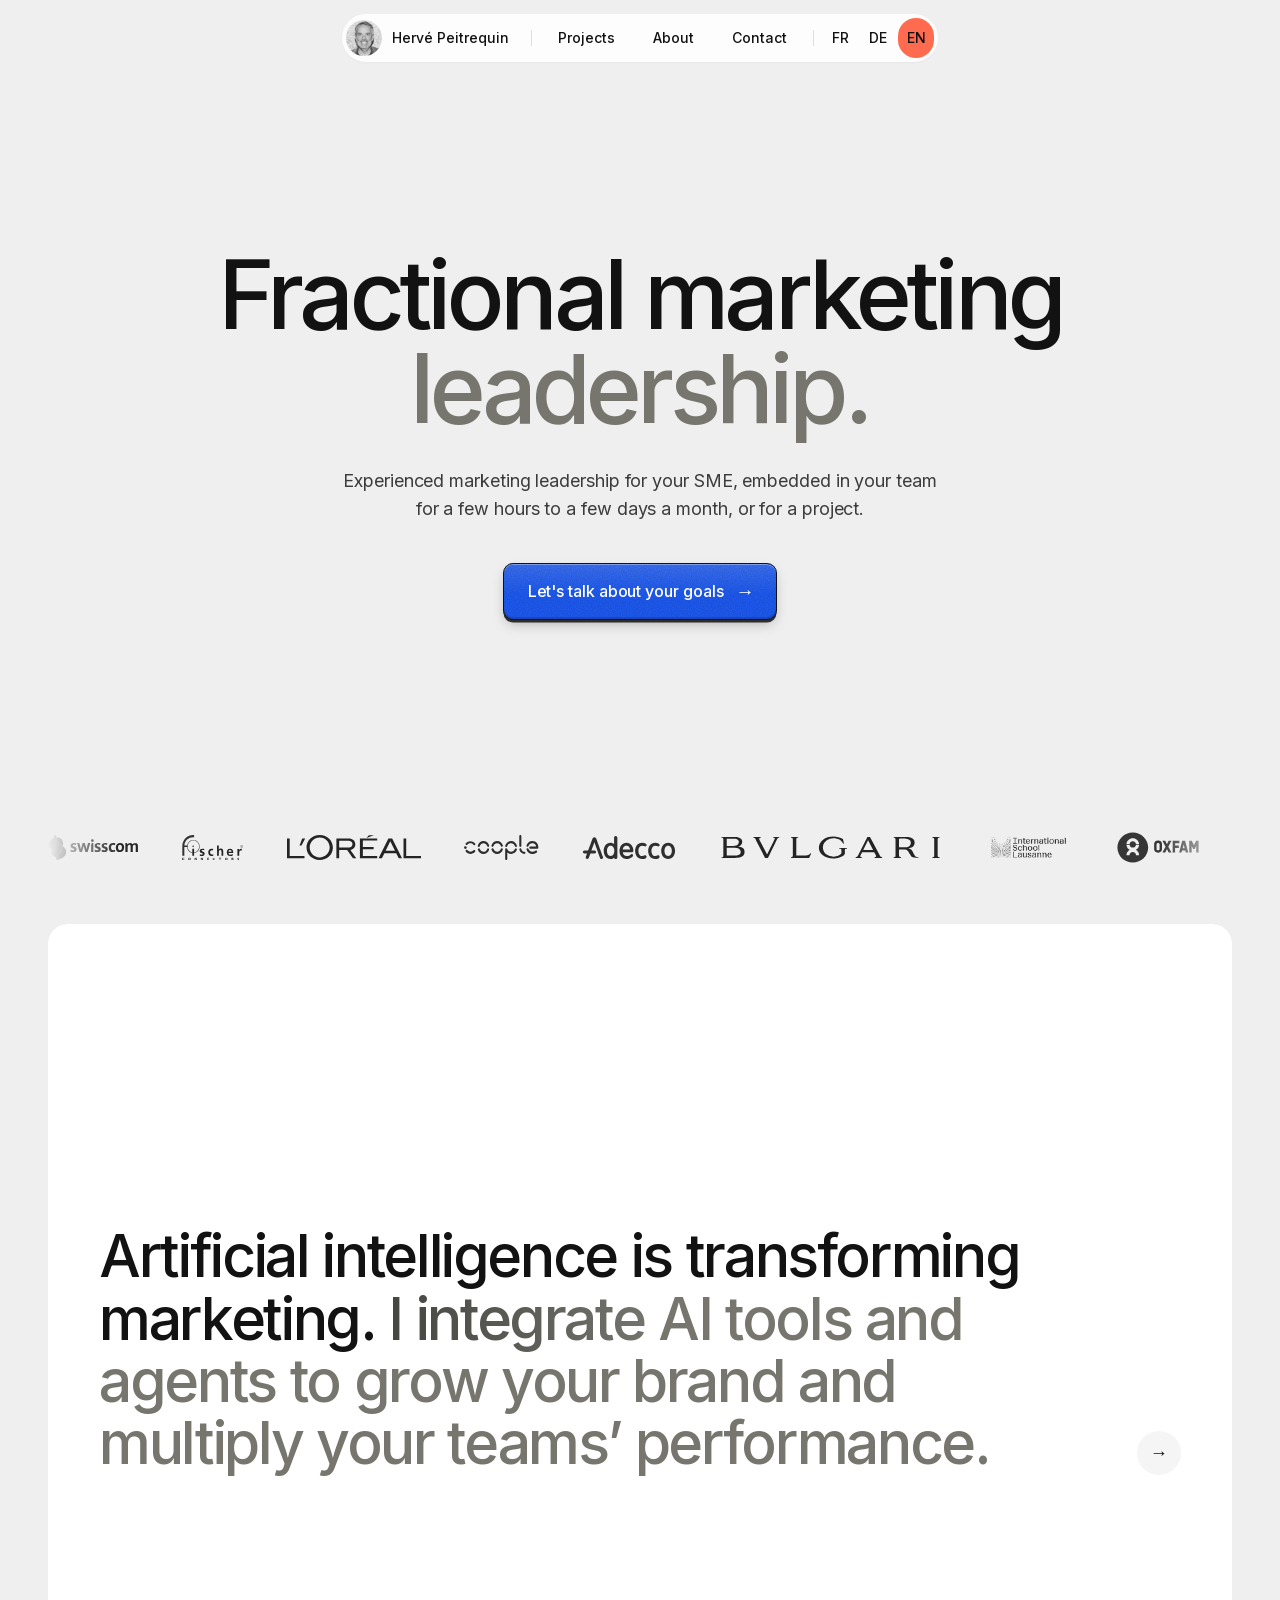
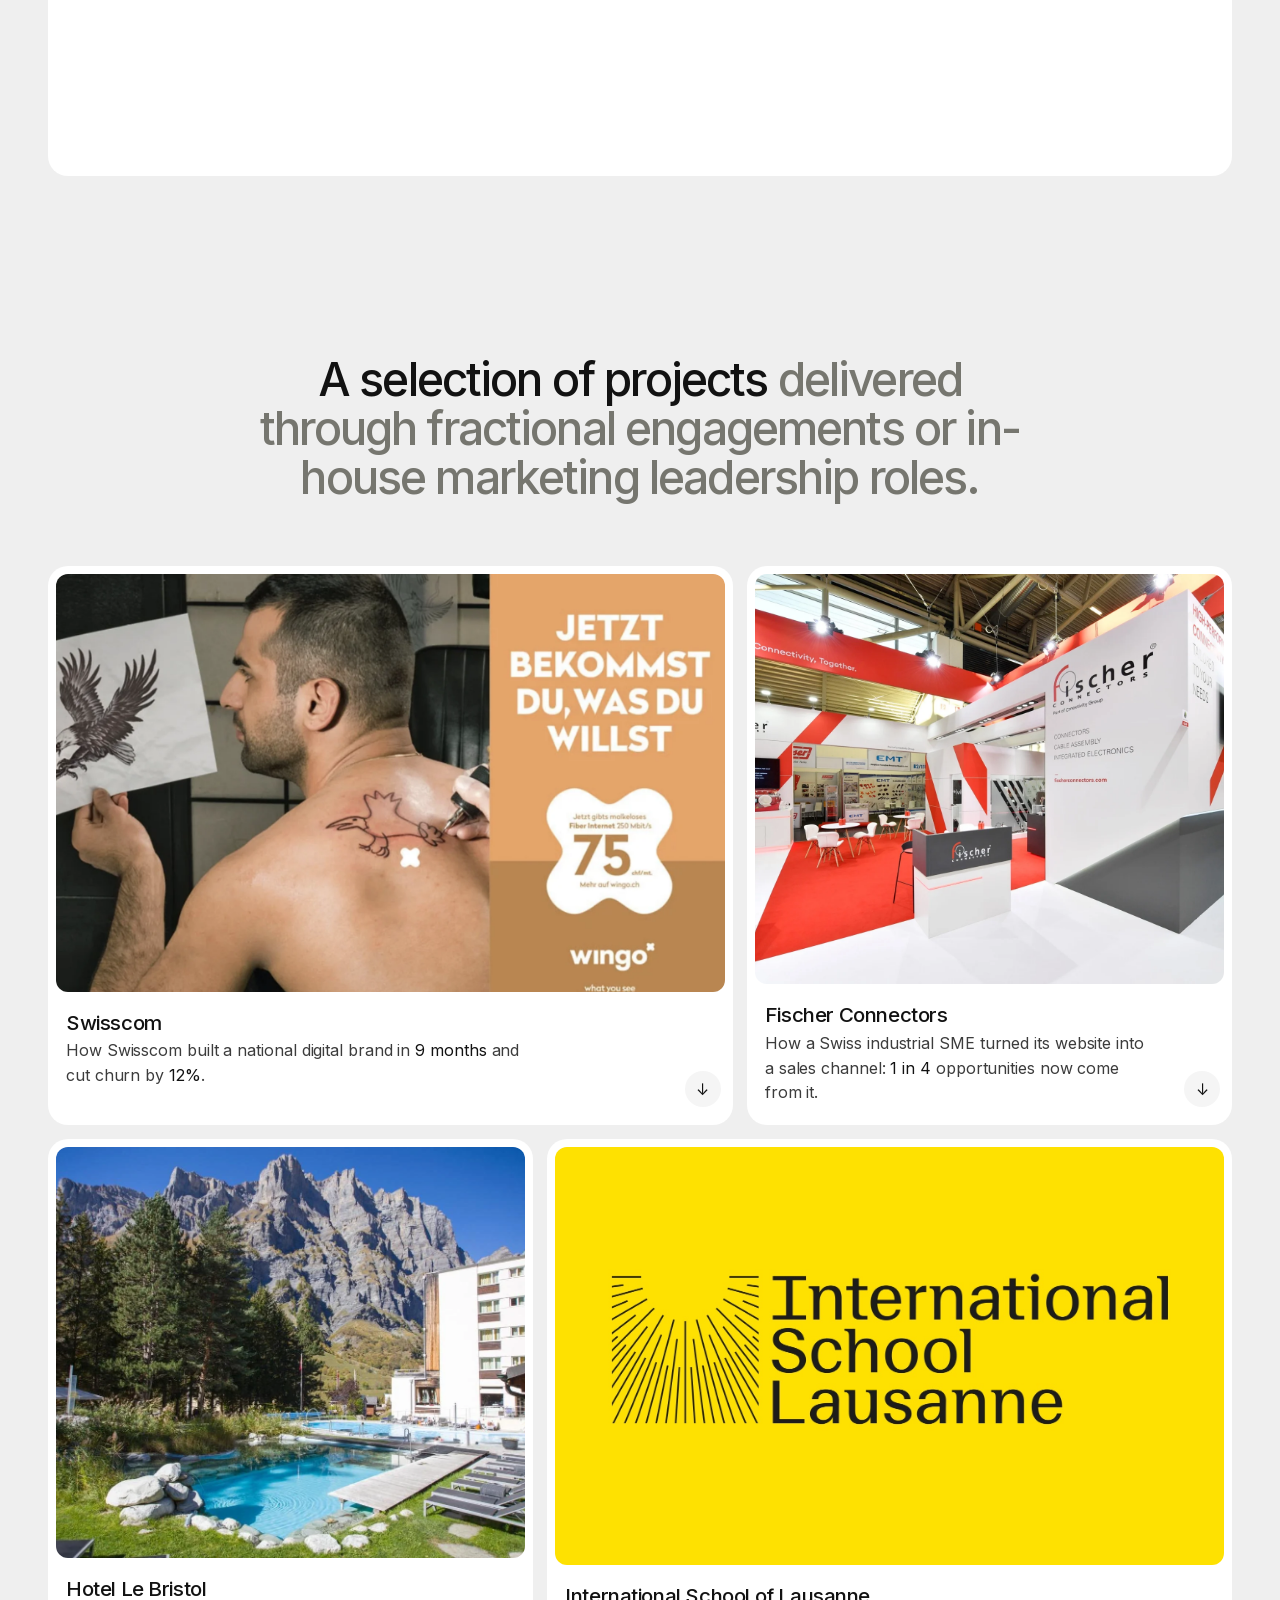
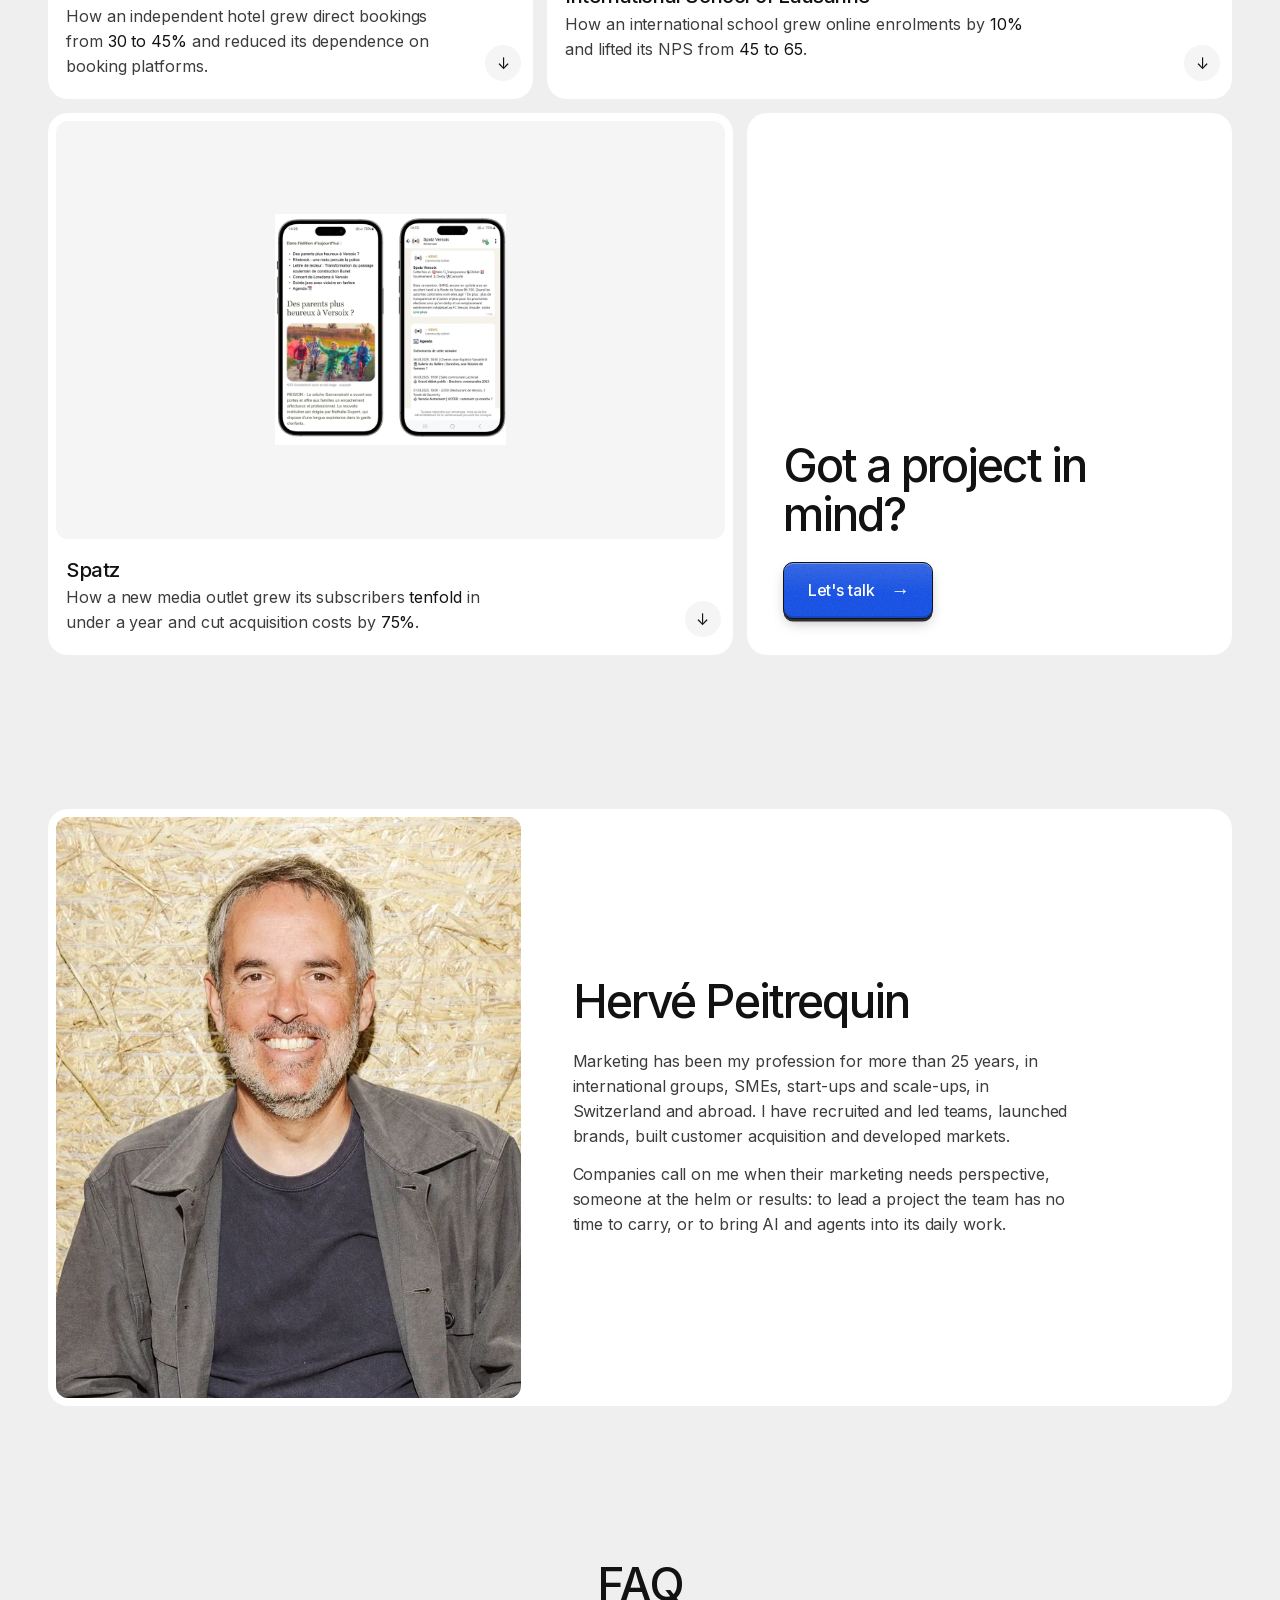
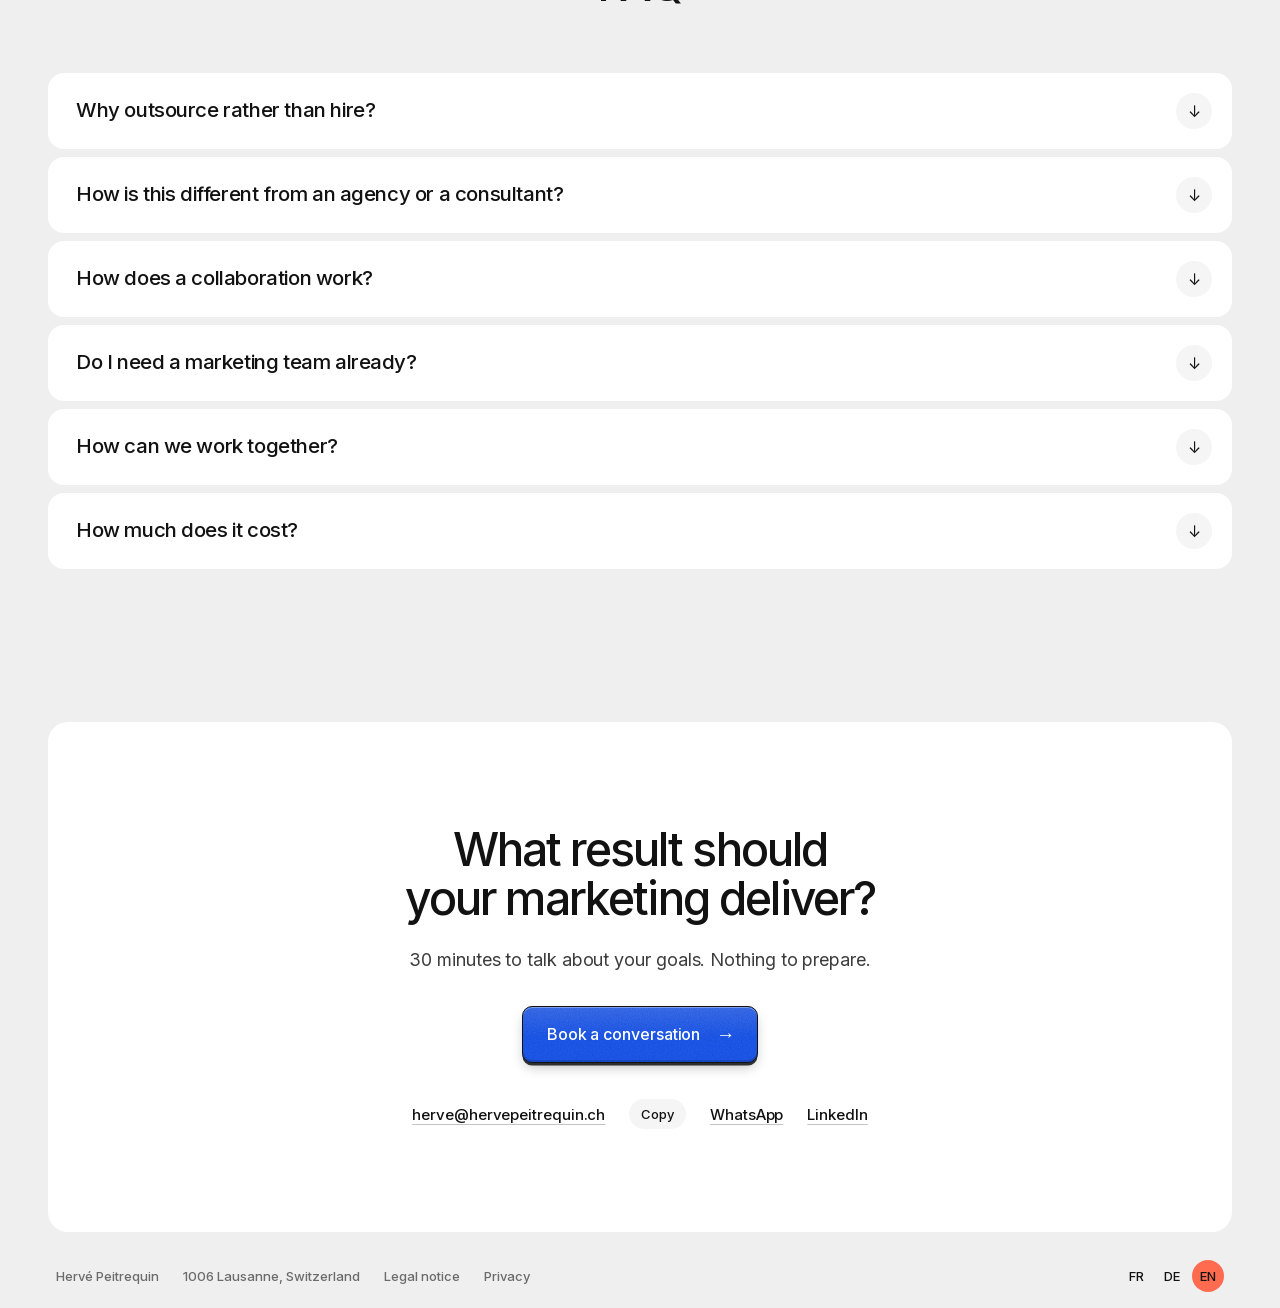
<file: index.html>
<!DOCTYPE html>
<html lang="fr">
<head>
<meta name="robots" content="noindex">
<meta charset="UTF-8">
<meta name="viewport" content="width=device-width, initial-scale=1.0">
<title>Direction marketing externalisée en Suisse romande | Hervé Peitrequin</title>
<meta name="description" content="Une direction marketing expérimentée, intégrée à votre équipe quelques jours par mois, sans créer de poste. Pour les PME actives en Suisse romande et alémanique.">
<meta property="og:title" content="Direction marketing externalisée en Suisse romande | Hervé Peitrequin">
<meta property="og:description" content="Une direction marketing expérimentée, intégrée à votre équipe quelques jours par mois, sans créer de poste. Pour les PME actives en Suisse romande et alémanique.">
<meta property="og:type" content="website">
<meta property="og:image" content="https://marketing-studio-v20.vercel.app/og-v19e.png">
<meta property="og:image:width" content="1200">
<meta property="og:image:height" content="630">
<meta property="og:site_name" content="Hervé Peitrequin">
<meta property="og:locale" content="fr_CH">
<link rel="alternate" hreflang="fr" href="https://hervepeitrequin.ch/">
<link rel="alternate" hreflang="de" href="https://hervepeitrequin.ch/de/">
<link rel="alternate" hreflang="en" href="https://hervepeitrequin.ch/en/">
<link rel="alternate" hreflang="x-default" href="https://hervepeitrequin.ch/">
<link rel="icon" href="favicon.ico?v=29" sizes="any">
<link rel="icon" type="image/svg+xml" href="favicon-h.svg?v=29">
<link rel="icon" type="image/png" sizes="32x32" href="favicon-h-32.png?v=29">
<link rel="apple-touch-icon" href="apple-touch-icon-h.png?v=29">
<link rel="manifest" href="site.webmanifest">
<meta name="theme-color" content="#EFEFEF">
<script>
/* langue auto : à l'arrivée sur « / », on suit la langue du navigateur
   (fr → reste, de → /de/, sinon → /en/). Un choix manuel dans le menu
   est mémorisé et prime ; la navigation interne ne redirige jamais. */
(function () {
  var CLE = 'langue';
  function lire() { try { return localStorage.getItem(CLE); } catch (e) { return null; } }
  document.addEventListener('click', function (e) {
    var a = e.target.closest && e.target.closest('a.lang');
    if (a) { try { localStorage.setItem(CLE, a.getAttribute('hreflang')); } catch (err) {} }
  });
  if (location.pathname !== '/' && location.pathname !== '/index.html') return;
  if (/bot|crawl|spider|slurp|preview|facebookexternalhit|whatsapp/i.test(navigator.userAgent)) return;
  try { if (document.referrer && new URL(document.referrer).origin === location.origin) return; } catch (e) {}
  var cible = lire();
  if (!cible) {
    var langs = navigator.languages && navigator.languages.length ? navigator.languages : [navigator.language || ''];
    cible = 'en';
    for (var i = 0; i < langs.length; i++) {
      var l = String(langs[i]).toLowerCase().slice(0, 2);
      if (l === 'fr' || l === 'de' || l === 'en') { cible = l; break; }
    }
  }
  if (cible === 'de') location.replace('/de/' + location.search + location.hash);
  else if (cible === 'en') location.replace('/en/' + location.search + location.hash);
})();
</script>
<link rel="stylesheet" href="1a.css">
<script type="application/ld+json">
{
  "@context": "https://schema.org",
  "@type": "Person",
  "name": "Hervé Peitrequin",
  "jobTitle": "Direction marketing au mandat",
  "address": { "@type": "PostalAddress", "addressLocality": "Lausanne", "addressCountry": "CH" }
}
</script>
</head>
<body class="v1a">


<!-- le menu-terminal : un petit objet d'interface, centré, collant -->
<nav class="term ui" aria-label="Navigation principale">
  <a class="profil" href="#" aria-label="Hervé Peitrequin — haut de page">
    <img src="images/portrait-rond.webp" alt="" width="36" height="36">
    <span class="profil-nom">Hervé Peitrequin</span>
  </a>
  <span class="sep" aria-hidden="true"></span>
  <a href="#projets" data-cible="projets">Projets</a>
  <a href="#a-propos" data-cible="a-propos">À propos</a>
  <a href="#contact" data-cible="contact">Contact</a>
  <span class="sep" aria-hidden="true"></span>
  <a class="lang langue-active" href="./" hreflang="fr" lang="fr" aria-current="page">FR</a>
  <a class="lang" href="de/" hreflang="de" lang="de">DE</a>
  <a class="lang" href="en/" hreflang="en" lang="en">EN</a>
</nav>

<main>

  <!-- hero -->
  <header class="hero">
    <div class="hero-centre">
      <h1 class="display"><span class="ligne">Direction marketing</span> <span class="ligne gris">externalisée.</span></h1>
      <p>Une direction marketing expérimentée pour votre PME, intégrée à votre équipe de quelques heures à quelques jours par mois, ou pour un projet.</p>
      <div class="hero-cta">
        <a class="btn" href="#contact">Parler de vos objectifs</a>
      </div>
    </div>
    <div class="hero-logos" role="list" aria-label="Références">
      <img role="listitem" src="images/logos/swisscom.svg" alt="Swisscom">
      <img role="listitem" src="images/logos/fischer.svg" alt="Fischer Connectors">
      <img role="listitem" src="images/logos/loreal.svg" alt="L'Oréal">
      <img role="listitem" src="images/logos/coople.svg" alt="Coople">
      <img role="listitem" src="images/logos/adecco.svg" alt="Adecco">
      <img role="listitem" src="images/logos/bulgari.svg" alt="Bulgari">
      <img role="listitem" src="images/logos/isl.png" alt="International School of Lausanne" class="lg-haut">
      <img role="listitem" src="images/logos/oxfam.svg" alt="Oxfam" class="lg-haut">
      <img role="listitem" src="images/logos/vaud.svg" alt="Canton de Vaud" class="lg-vaud">
    </div>
  </header>

  <!-- le marketing accéléré : une carte qui se déplie -->
  <section class="ia" id="marketing-accelere" aria-label="Le marketing accéléré">
    <div class="ia-carte rv">
      <button class="ia-tete" type="button" aria-expanded="false" aria-controls="ia-details">
        <span class="ia-texte">L’intelligence artificielle transforme le marketing. <span class="gris">J’intègre outils et agents IA pour faire grandir votre marque et démultiplier la performance de vos équipes.</span></span>
        <span class="ia-fleche" aria-hidden="true">→</span>
      </button>
      <div class="ia-details" id="ia-details">
        <div class="ia-in">
          <h2 class="ia-titre">Ce que je propose</h2>
          <ul class="ia-points">
          <li><h3 class="ia-pt">Repérage du potentiel</h3><p>Passer en revue vos tâches marketing, vos outils et vos données, pour voir où l’IA fait gagner du temps de façon réaliste.</p></li>
          <li><h3 class="ia-pt">Atelier avec votre équipe</h3><p>Choisir ensemble deux ou trois cas d’usage, les prioriser et fixer les premières étapes.</p></li>
          <li><h3 class="ia-pt">Premier prototype</h3><p>Un premier workflow, testé sur vos cas réels, montre vite si l’idée tient.</p></li>
          <li><h3 class="ia-pt">Workflows agentiques</h3><p>Reporting automatique, relance des leads, déclinaison des contenus en plusieurs langues. Chaque workflow a une tâche précise et une personne qui relit.</p></li>
          <li><h3 class="ia-pt">Intégration dans vos outils</h3><p>Les workflows sont reliés aux outils que votre équipe utilise déjà&nbsp;: CRM, site, messagerie, outils de campagne.</p></li>
          <li><h3 class="ia-pt">Formation et suivi</h3><p>Votre équipe apprend à utiliser, contrôler et ajuster ces outils. La protection des données (nLPD) et les règles d’usage sont posées dès le départ.</p></li>
          </ul>
        </div>
      </div>
    </div>
  </section>

  <!-- après les deux slides : défilement normal -->
  <div class="suite">

  <!-- projets : cinq cas dépliables -->
  <section id="projets" data-zone="projets" aria-label="Projets">
    <h2 class="intro rv">Sélection de projets <span class="gris">réalisés dans le cadre de mandats ou de fonctions de direction marketing en entreprise.</span></h2>
    <div class="bento">

    <article class="box depliable b-7 rv" id="wingo">
      <button class="fermer-btn" aria-controls="d-wingo">Fermer <span class="croix">×</span></button>
      <button class="box-tete" aria-expanded="false" aria-controls="d-wingo">
        <span class="ui">Swisscom</span>
        <span class="apercu"><img src="images/projects/wingo.webp" alt="Affiche de la campagne Wingo « Jetzt bekommst du, was du willst » dans un salon de tatouage" width="1598" height="1128" loading="lazy"></span>
        <p class="accroche">Comment Swisscom a créé en <strong>9 mois</strong> une marque digitale nationale et réduit les résiliations de <strong>12&nbsp;%</strong>.</p>
        <span class="plus fleche" aria-hidden="true">↓</span>
      </button>
      <div class="box-detail" id="d-wingo" aria-hidden="true">
        <div>
          <div class="detail-in">
            <img src="images/projects/wingo.webp" alt="Affiche de la campagne Wingo « Jetzt bekommst du, was du willst » dans un salon de tatouage" width="1598" height="1128" loading="lazy">
            <p class="mission">Créer et lancer une marque digitale nationale.</p>
            <div class="detail-blocs-3">
              <div>
                <h3 class="ui">Problème</h3>
                <p>L'arrivée des opérateurs low-cost augmentait la pression sur Swisscom et le risque de perdre les clients les plus sensibles au prix. Pour répondre à cette concurrence sans affaiblir sa marque principale, le groupe devait créer rapidement une offre distincte pour l'ensemble du marché suisse.</p>
              </div>
              <div>
                <h3 class="ui">Intervention</h3>
                <p>Au sein de Swisscom, création et lancement de Wingo en quelques mois : positionnement, développement de la marque, campagne nationale dans les trois régions linguistiques, pilotage des agences et constitution d'une équipe digitale de six spécialistes. Une stratégie de rétention fondée sur les personas et les parcours clients a ensuite permis de réduire le churn de 12 %.</p>
              </div>
              <div>
                <h3 class="ui">Résultats</h3>
                <ul class="chiffres">
              <li>Lancé une marque nationale en 9 mois</li>
              <li>Atteint 25 % de notoriété auprès du cœur de cible en 6 mois</li>
              <li>Acquis plusieurs dizaines de milliers de clients la première année</li>
              <li>Réduit les résiliations de 12 % grâce à la stratégie de fidélisation</li>
                </ul>
              </div>
            </div>
            <section class="campagne" aria-label="La campagne de lancement">
              <h3 class="ui">La campagne de lancement</h3>
              <p class="campagne-intro">Conçue avec l’agence Rod, la campagne a été pensée d’un bloc pour la publicité, le digital, les réseaux sociaux et les relations presse, tous alignés sur une seule promesse&nbsp;: «&nbsp;What you see is what you get&nbsp;».</p>
              <div class="campagne-phases">
                <figure>
                  <img src="images/projects/wingo-teasing.webp" alt="Affiche de teasing « Schluss damit. » marquée Coming soon, dans une gare" width="620" height="349" loading="lazy">
                  <figcaption><span class="ui">Phase 1 · Teasing avant le lancement</span><p>Pendant une semaine, une campagne sans signature affichait en grandes lettres «&nbsp;Schluss damit.&nbsp;» («&nbsp;Assez&nbsp;!&nbsp;»)&nbsp;: le rendez-vous en ligne moins séduisant qu’en photo, la robe qui allait mieux au mannequin. Ce décalage entre promesse et réalité, auquel tout le monde s’est habitué, a été repris par plusieurs médias avant que l’on sache qui parlait.</p></figcaption>
                </figure>
                <figure>
                  <img src="images/projects/wingo-lancement.webp" alt="Affiche de lancement Wingo « Schluss damit. » : un burger réel à côté de sa photo d’emballage, Fiber Internet à 75 francs" width="620" height="295" loading="lazy">
                  <figcaption><span class="ui">Phase 2 · Lancement</span><p>Le 1er avril 2015, la marque se révèle&nbsp;: Wingo, «&nbsp;What you see is what you get&nbsp;». Pas de petits caractères ni de durée de contrat, de la vitesse et un prix sans frais cachés. Affiches, annonces, spot, digital et réseaux sociaux reprennent la même mécanique&nbsp;: la promesse tenue, exactement ce que l’on voit.</p></figcaption>
                </figure>
              </div>
              <figure class="video">
                <div class="video-cadre"><iframe src="https://www.youtube-nocookie.com/embed/JeYMP54jAwg?rel=0" title="Wingo — Wingo hält, was Wingo verspricht" loading="lazy" allow="accelerometer; autoplay; clipboard-write; encrypted-media; gyroscope; picture-in-picture; web-share" referrerpolicy="strict-origin-when-cross-origin" allowfullscreen></iframe></div>
                <figcaption class="ui">Le spot de lancement</figcaption>
              </figure>
            </section>
          </div>
        </div>
      </div>
    </article>

    <article class="box depliable b-5 rv" id="fischer">
      <button class="fermer-btn" aria-controls="d-fischer">Fermer <span class="croix">×</span></button>
      <button class="box-tete" aria-expanded="false" aria-controls="d-fischer">
        <span class="ui">Fischer Connectors</span>
        <span class="apercu"><img src="images/projects/fischer-connectors.webp" alt="Stand Fischer Connectors sur le salon Electronica" width="1600" height="1120" loading="lazy"></span>
        <p class="accroche">Comment une PME industrielle suisse a transformé son site en canal commercial&nbsp;: <strong>1 opportunité sur 4</strong> en provient aujourd'hui.</p>
        <span class="plus fleche" aria-hidden="true">↓</span>
      </button>
      <div class="box-detail" id="d-fischer" aria-hidden="true">
        <div>
          <div class="detail-in">
            <img src="images/projects/fischer-connectors.webp" alt="Stand Fischer Connectors sur le salon Electronica" width="1600" height="1120" loading="lazy">
            <p class="mission">Transformer le digital en canal commercial.</p>
            <div class="detail-blocs-3">
              <div>
                <h3 class="ui">Problème</h3>
                <p>Cette PME industrielle suisse disposait de produits reconnus à l'international, mais sa croissance commerciale reposait encore largement sur des canaux traditionnels. Les ingénieurs et les acheteurs recherchaient désormais leurs solutions en ligne, sans que l'entreprise puisse suffisamment les accompagner ni les convertir en opportunités commerciales.</p>
              </div>
              <div>
                <h3 class="ui">Intervention</h3>
                <p>Au sein de Fischer Connectors, interviews clients, création de personas, clarification du positionnement et refonte complète de l'expérience digitale. Un sélecteur de produits a également été développé pour faciliter les choix techniques. Le digital est ainsi devenu un canal permanent de génération de demandes qualifiées pour les équipes commerciales.</p>
              </div>
              <div>
                <h3 class="ui">Résultats</h3>
                <ul class="chiffres">
              <li>Généré 300 demandes qualifiées par an pour les équipes commerciales</li>
              <li>Fait du site la source d'une opportunité commerciale sur quatre</li>
              <li>Atteint 40 % d'utilisation du sélecteur de produits</li>
                </ul>
              </div>
            </div>
          </div>
        </div>
      </div>
    </article>

    <article class="box depliable b-5 rv" id="bristol">
      <button class="fermer-btn" aria-controls="d-bristol">Fermer <span class="croix">×</span></button>
      <button class="box-tete" aria-expanded="false" aria-controls="d-bristol">
        <span class="ui">Hôtel Le Bristol</span>
        <span class="apercu"><img src="images/projects/hotel-bristol.webp" alt="Bains thermaux de l'Hôtel Le Bristol à Loèche-les-Bains face aux falaises de la Gemmi" width="1280" height="853" loading="lazy"></span>
        <p class="accroche">Comment un hôtel indépendant a fait passer ses réservations directes de <strong>30 à 45&nbsp;%</strong> et réduit sa dépendance aux plateformes.</p>
        <span class="plus fleche" aria-hidden="true">↓</span>
      </button>
      <div class="box-detail" id="d-bristol" aria-hidden="true">
        <div>
          <div class="detail-in">
            <img src="images/projects/hotel-bristol.webp" alt="Bains thermaux de l'Hôtel Le Bristol à Loèche-les-Bains face aux falaises de la Gemmi" width="1280" height="853" loading="lazy">
            <p class="mission">Développer les réservations directes.</p>
            <div class="detail-blocs-3">
              <div>
                <h3 class="ui">Problème</h3>
                <p>Une part croissante des réservations était captée par les grandes plateformes, réduisant les marges de l'établissement et renforçant sa dépendance à des intermédiaires externes. L'hôtel devait reprendre le contrôle de sa relation avec les clients et augmenter la part des réservations directes.</p>
              </div>
              <div>
                <h3 class="ui">Intervention</h3>
                <p>Dans le cadre d'un mandat, redéfinition du parcours de réservation autour des attentes des visiteurs, amélioration de la visibilité de l'établissement et simplification de l'accès à l'offre. Le nouveau dispositif a renforcé le canal direct et augmenté de 15 % la fréquentation du site après son lancement.</p>
              </div>
              <div>
                <h3 class="ui">Résultats</h3>
                <ul class="chiffres">
              <li>Porté les réservations directes de 30 % à 45 % en un an</li>
              <li>Économisé des dizaines de milliers de francs de commissions par an</li>
              <li>Augmenté de 15 % la fréquentation du site dès le lancement</li>
                </ul>
              </div>
            </div>
          </div>
        </div>
      </div>
    </article>

    <article class="box depliable b-7 rv" id="isl">
      <button class="fermer-btn" aria-controls="d-isl">Fermer <span class="croix">×</span></button>
      <button class="box-tete" aria-expanded="false" aria-controls="d-isl">
        <span class="ui">International School of Lausanne</span>
        <span class="apercu apercu-jaune"><img src="images/projects/isl-logo-jaune-1600.jpg" alt="Logo de l’International School of Lausanne, noir sur fond jaune, avec son soleil" width="1600" height="1600" loading="lazy"></span>
        <p class="accroche">Comment une école internationale a augmenté de <strong>10&nbsp;%</strong> ses inscriptions en ligne et porté son NPS de <strong>45 à 65</strong>.</p>
        <span class="plus fleche" aria-hidden="true">↓</span>
      </button>
      <div class="box-detail" id="d-isl" aria-hidden="true">
        <div>
          <div class="detail-in">
            <img class="detail-jaune" src="images/projects/isl-logo-jaune-1600.jpg" alt="Logo de l’International School of Lausanne, noir sur fond jaune, avec son soleil" width="1600" height="1600" loading="lazy">
            <p class="mission">Renforcer l'attractivité auprès des familles locales.</p>
            <div class="detail-blocs-3">
              <div>
                <h3 class="ui">Problème</h3>
                <p>Malgré une excellente réputation auprès des familles internationales, l'école peinait à recruter davantage d'élèves dans la communauté locale. Son image paraissait institutionnelle et vieillissante, alors que l'expérience vécue à l'interne était moderne, ouverte et portée par une communauté très engagée.</p>
              </div>
              <div>
                <h3 class="ui">Intervention</h3>
                <p>Au sein de l'école, repositionnement à travers une démarche associant professeurs, élèves et familles. Ce travail a permis de préciser ce qui rendait l'établissement différent, puis de le traduire dans une nouvelle identité, de nouveaux messages et une expérience digitale plus cohérente, capables de renforcer son attractivité auprès de nouvelles familles.</p>
              </div>
              <div>
                <h3 class="ui">Résultats</h3>
                <ul class="chiffres">
              <li>Augmenté de 10 % les inscriptions en ligne</li>
              <li>Porté le NPS de 45 à 65</li>
              <li>Augmenté de 30 % les demandes d'admission</li>
              <li>Porté les familles locales de 15 % à 25 % des nouvelles inscriptions</li>
                </ul>
              </div>
            </div>
            <section class="campagne identite" aria-label="La nouvelle identité">
              <h3 class="ui">La nouvelle identité</h3>
              <p class="campagne-intro">Un soleil, une typographie et un motif, déclinés partout où les familles rencontrent l’école&nbsp;: sur le campus, sur les objets, en ligne.</p>
              <div class="identite-grille">
                <figure>
                  <img src="images/projects/isl-typographie.jpg" alt="Alphabet de la typographie ISL Semi Serif, blanc et vert sur noir, avec un jeu de flèches" width="800" height="800" loading="lazy">
                  <figcaption><span class="ui">Identité</span><p>La typographie ISL Semi Serif et ses flèches</p></figcaption>
                </figure>
                <figure>
                  <img src="images/projects/isl-soleil.jpg" alt="Plaque en inox gravée du soleil de l’ISL, dans un massif du campus" width="800" height="800" loading="lazy">
                  <figcaption><span class="ui">Identité</span><p>Le soleil, gravé dans l’inox</p></figcaption>
                </figure>
                <figure>
                  <img src="images/projects/isl-motif.jpg" alt="Sac en toile imprimé du motif ISL vert et de soleils" width="800" height="800" loading="lazy">
                  <figcaption><span class="ui">Identité</span><p>Le motif ISL et ses soleils, sur les objets de l’école</p></figcaption>
                </figure>
                <figure>
                  <img src="images/projects/isl-signaletique.jpg" alt="Totem de signalétique gris&nbsp;: Auditorium, Reception, Library, Bus Station, avec des flèches" width="800" height="800" loading="lazy">
                  <figcaption><span class="ui">Campus</span><p>La signalétique du campus</p></figcaption>
                </figure>
                <figure>
                  <img src="images/projects/isl-ecran.jpg" alt="Écran d’information listant les événements de l’école en noir, vert, orange et bleu" width="800" height="800" loading="lazy">
                  <figcaption><span class="ui">Campus</span><p>Les écrans d’information, une couleur par événement</p></figcaption>
                </figure>
                <figure>
                  <img src="images/projects/isl-mobile.jpg" alt="Site mobile de l’ISL sur un téléphone&nbsp;: « People of ISL » et portraits d’élèves" width="800" height="800" loading="lazy">
                  <figcaption><span class="ui">Digital</span><p>Le site mobile, « People of ISL »</p></figcaption>
                </figure>
              </div>
            </section>
          </div>
        </div>
      </div>
    </article>

    <article class="box depliable b-7 rv" id="spatz">
      <button class="fermer-btn" aria-controls="d-spatz">Fermer <span class="croix">×</span></button>
      <button class="box-tete" aria-expanded="false" aria-controls="d-spatz">
        <span class="ui">Spatz</span>
        <span class="apercu apercu-contenue"><img src="images/projects/spatz.webp" alt="Application Spatz sur deux téléphones : édition locale et fil d'annonces de Versoix" width="640" height="640" loading="lazy"></span>
        <p class="accroche">Comment un nouveau média a multiplié ses abonnés par <strong>dix</strong> en moins d'un an et divisé son coût d'acquisition par <strong>quatre</strong>.</p>
        <span class="plus fleche" aria-hidden="true">↓</span>
      </button>
      <div class="box-detail" id="d-spatz" aria-hidden="true">
        <div>
          <div class="detail-in">
            <img src="images/projects/spatz.webp" alt="Application Spatz sur deux téléphones : édition locale et fil d'annonces de Versoix" width="640" height="640" loading="lazy">
            <p class="mission">Accélérer la croissance des abonnements.</p>
            <div class="detail-blocs-3">
              <div>
                <h3 class="ui">Problème</h3>
                <p>Ce nouveau média devait rapidement démontrer la viabilité de son modèle économique. Il lui fallait recruter suffisamment d'abonnés tout en maintenant le coût d'acquisition à un niveau compatible avec les revenus générés.</p>
              </div>
              <div>
                <h3 class="ui">Intervention</h3>
                <p>Dans le cadre du growth management, mise en place d'une stratégie fondée sur les tests, la mesure des performances et la réallocation continue des investissements vers les canaux les plus efficaces. En moins d'un an, le nombre d'abonnés a été multiplié par dix et le coût d'acquisition divisé par quatre.</p>
              </div>
              <div>
                <h3 class="ui">Résultats</h3>
                <ul class="chiffres">
              <li>Multiplié les abonnés par dix en moins d'un an</li>
              <li>Porté la base de 1 500 à 15 000 abonnés</li>
              <li>Divisé le coût d'acquisition par quatre, de 8 à 2 francs</li>
                </ul>
              </div>
            </div>
          </div>
        </div>
      </div>
    </article>

      <a class="box box-grad box-cta b-5 rv" href="#contact">
        <p class="cta-titre">Un projet en tête&nbsp;?</p>
        <span class="btn">Parlons-en&nbsp;<span class="arr">→</span></span>
      </a>

    </div>
  </section>

  <!-- à propos : une bento dépliable -->
  <section class="apropos" id="a-propos" data-zone="a-propos" aria-label="À propos">
    <div class="bio-grille">
      <div class="bio-texte rv">
        <div class="bio-tete">
          <img class="bio-photo" src="images/portrait-serre.webp" alt="Portrait d'Hervé Peitrequin" width="667" height="834" loading="lazy">
          <h2 class="titre">Hervé Peitrequin</h2>
        </div>
        <div class="bio-corps" id="bio-corps">
          <p>Le marketing est mon métier depuis plus de 25 ans, dans des groupes internationaux, des PME, des start-ups et des scale-ups, en Suisse comme à l'étranger. J'y ai recruté et dirigé des équipes, lancé des marques, construit l'acquisition et développé des marchés.</p>
          <p>On fait appel à moi quand le marketing a besoin de recul, d'un pilote ou de résultats, pour mener un projet que l'équipe n'a pas le temps de porter, ou pour intégrer l'IA et des agents dans son travail quotidien.</p>
        </div>
        <button class="bio-plus fleche" type="button" aria-expanded="false" aria-controls="bio-corps" aria-label="Lire la suite">↓</button>
      </div>
    </div>
  </section>

  <!-- FAQ : six bento dépliables -->
  <section class="faq" data-zone="a-propos" aria-label="FAQ">
    <h2 class="titre rv">FAQ</h2>
    <div class="bento">
      <article class="box depliable box-faq rv" id="faq-1">
        <button class="box-tete" aria-expanded="false" aria-controls="d-faq-1">
          <p class="accroche">Pourquoi externaliser plutôt qu’embaucher ?</p>
          <span class="signe fleche" aria-hidden="true">↓</span>
        </button>
        <div class="box-detail" id="d-faq-1" aria-hidden="true">
          <div>
            <div class="detail-in">
              <p>Recruter une direction marketing prend des mois et vous engage sur des années — pour un besoin qui n'est souvent ni permanent, ni à plein temps. Un mandat démarre en quelques jours, apporte d'emblée l'expérience d'un profil senior, et s'ajuste ou s'arrête selon vos besoins.</p>
            </div>
          </div>
        </div>
      </article>
      <article class="box depliable box-faq rv" id="faq-2">
        <button class="box-tete" aria-expanded="false" aria-controls="d-faq-2">
          <p class="accroche">En quoi est-ce différent d'une agence ou d'un consultant ?</p>
          <span class="signe fleche" aria-hidden="true">↓</span>
        </button>
        <div class="box-detail" id="d-faq-2" aria-hidden="true">
          <div>
            <div class="detail-in">
              <p>Une agence exécute des campagnes ; un consultant recommande, puis s'en va. Moi, je m'assieds de votre côté de la table : je fixe le cap, je mets en œuvre avec vos équipes et vos agences, et je réponds des résultats.</p>
            </div>
          </div>
        </div>
      </article>
      <article class="box depliable box-faq rv" id="faq-3">
        <button class="box-tete" aria-expanded="false" aria-controls="d-faq-3">
          <p class="accroche">Comment se déroule une collaboration ?</p>
          <span class="signe fleche" aria-hidden="true">↓</span>
        </button>
        <div class="box-detail" id="d-faq-3" aria-hidden="true">
          <div>
            <div class="detail-in">
              <p>Un premier échange de 30 minutes sur vos objectifs. Puis une offre claire : mission, jours par mois, résultat visé. Ensuite je m'intègre et on avance — l'engagement s'ajuste ou s'arrête quand vous le décidez.</p>
            </div>
          </div>
        </div>
      </article>
      <article class="box depliable box-faq rv" id="faq-4">
        <button class="box-tete" aria-expanded="false" aria-controls="d-faq-4">
          <p class="accroche">Faut-il déjà une équipe marketing ?</p>
          <span class="signe fleche" aria-hidden="true">↓</span>
        </button>
        <div class="box-detail" id="d-faq-4" aria-hidden="true">
          <div>
            <div class="detail-in">
              <p>Non. Si vous en avez une, je la dirige et la fais progresser. Sinon, je m'appuie sur vos agences et partenaires — ou je monte le dispositif minimal qu'il vous faut.</p>
            </div>
          </div>
        </div>
      </article>
      <article class="box depliable box-faq rv" id="faq-5">
        <button class="box-tete" aria-expanded="false" aria-controls="d-faq-5">
          <p class="accroche">Sous quelle forme <span class="insecable">peut-on</span> travailler ensemble ?</p>
          <span class="signe fleche" aria-hidden="true">↓</span>
        </button>
        <div class="box-detail" id="d-faq-5" aria-hidden="true">
          <div>
            <div class="detail-in">
              <p>Trois formats, qui se combinent :<br>
              <b>En continu</b> : votre direction marketing, quelques jours par mois.<br>
              <b>En projet</b> : un lancement ou un repositionnement, avec un début, une fin et un objectif.<br>
              <b>En transfert</b> : votre équipe monte en compétence, avec les bons outils.<br>
              Le premier échange de 30 minutes sert à choisir.</p>
            </div>
          </div>
        </div>
      </article>
      <article class="box depliable box-faq rv" id="faq-6">
        <button class="box-tete" aria-expanded="false" aria-controls="d-faq-6">
          <p class="accroche">Combien ça coûte ?</p>
          <span class="signe fleche" aria-hidden="true">↓</span>
        </button>
        <div class="box-detail" id="d-faq-6" aria-hidden="true">
          <div>
            <div class="detail-in">
              <p>Un mandat sur mesure : vous choisissez le nombre de jours, la durée et le périmètre, et vous les ajustez quand vos besoins changent. L’expérience d’une direction marketing senior au prix de quelques jours par mois, sans salaire à plein temps ni charges sociales. Une proposition chiffrée suit le premier échange.</p>
            </div>
          </div>
        </div>
      </article>
    </div>
  </section>

  <!-- contact -->
  <section class="contact" id="contact" data-zone="contact" aria-label="Contact">
    <div class="centre">
      <h2 class="titre rv">Quel résultat votre marketing <span class="insecable">doit-il</span> produire&nbsp;?</h2>
      <p class="rv">30 minutes pour parler de vos objectifs. Rien à préparer.</p>
      <a class="btn rv" href="#" data-link="booking">Réserver un échange&nbsp;<span class="arr">→</span></a>
      <p class="voies rv">
        <a class="lien" href="#" data-link="email" data-courriel>herve (at) hervepeitrequin.ch</a>
        <button class="copier" data-copier="" data-courriel>Copier</button>
        <a class="lien" href="#" data-link="whatsapp">WhatsApp</a>
        <a class="lien" href="#" data-link="linkedin">LinkedIn</a>
      </p>
    </div>
    <footer>
      <p class="ui">
        <span>Hervé Peitrequin</span>
        <span>1006 Lausanne, Suisse</span>
        <a href="mentions-legales.html">Mentions légales</a>
        <a href="confidentialite.html">Confidentialité</a>
        <span class="langues" role="group" aria-label="Langue">
          <a class="lang langue-active" href="./" hreflang="fr" lang="fr" aria-current="page">FR</a>
          <a class="lang" href="de/" hreflang="de" lang="de">DE</a>
          <a class="lang" href="en/" hreflang="en" lang="en">EN</a>
        </span>
      </p>
    </footer>
  </section>

  </div>

</main>


<script src="config.js"></script>
<script src="home.js"></script>
<script>
/* bio sur mobile : un extrait, la suite au toucher — toute la bento
   ouvre et referme, pas seulement la flèche (un glisser n'est pas un toucher) */
(function () {
  var b = document.querySelector('.bio-plus'), t = document.querySelector('.bio-texte');
  if (!b || !t) return;
  var px = 0, py = 0;
  t.addEventListener('pointerdown', function (e) { px = e.clientX; py = e.clientY; });
  t.addEventListener('click', function (e) {
    if (getComputedStyle(b).display === 'none') return; /* laptop : tout est déjà visible */
    if (e.target.closest('a')) return;
    if (e.detail && (Math.abs(e.clientX - px) > 8 || Math.abs(e.clientY - py) > 8)) return;
    var ouvert = t.classList.toggle('bio-ouverte');
    b.setAttribute('aria-expanded', ouvert ? 'true' : 'false');
  });
})();
</script>

</body>
</html>
</file>
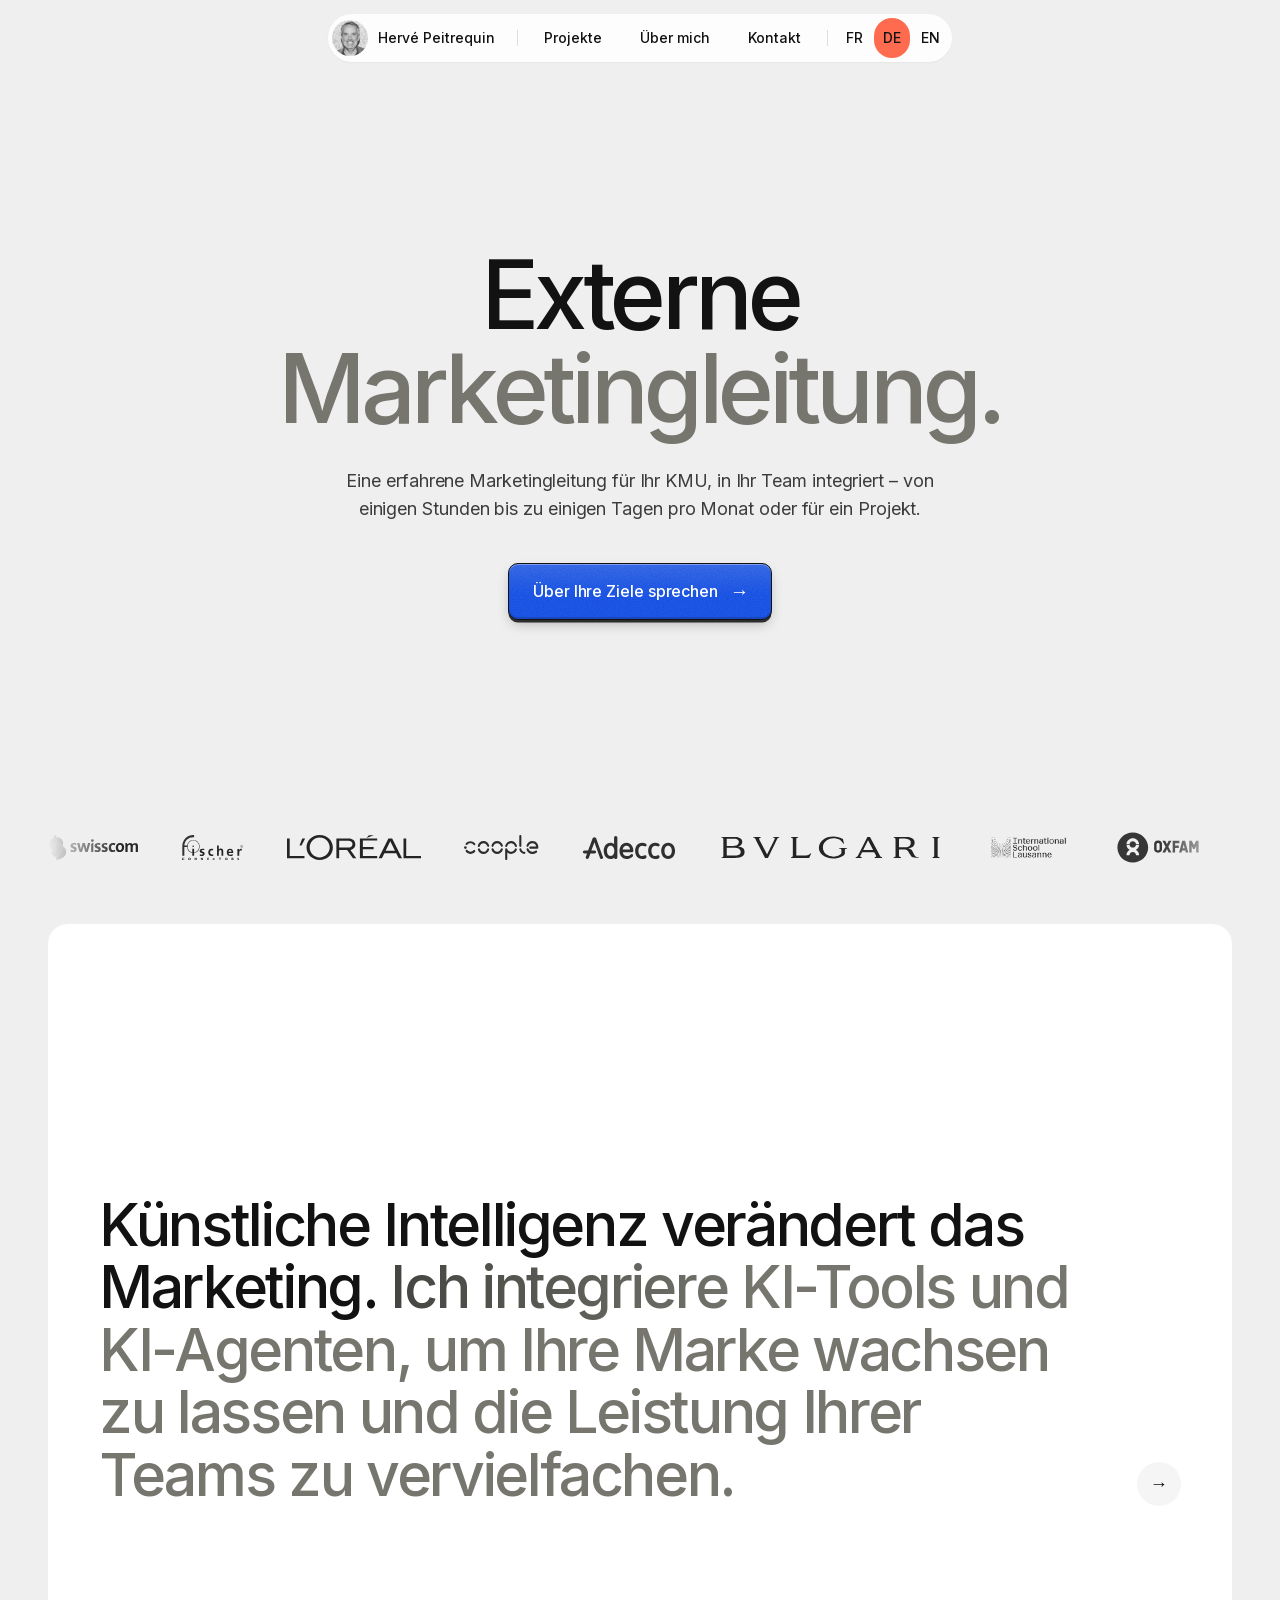
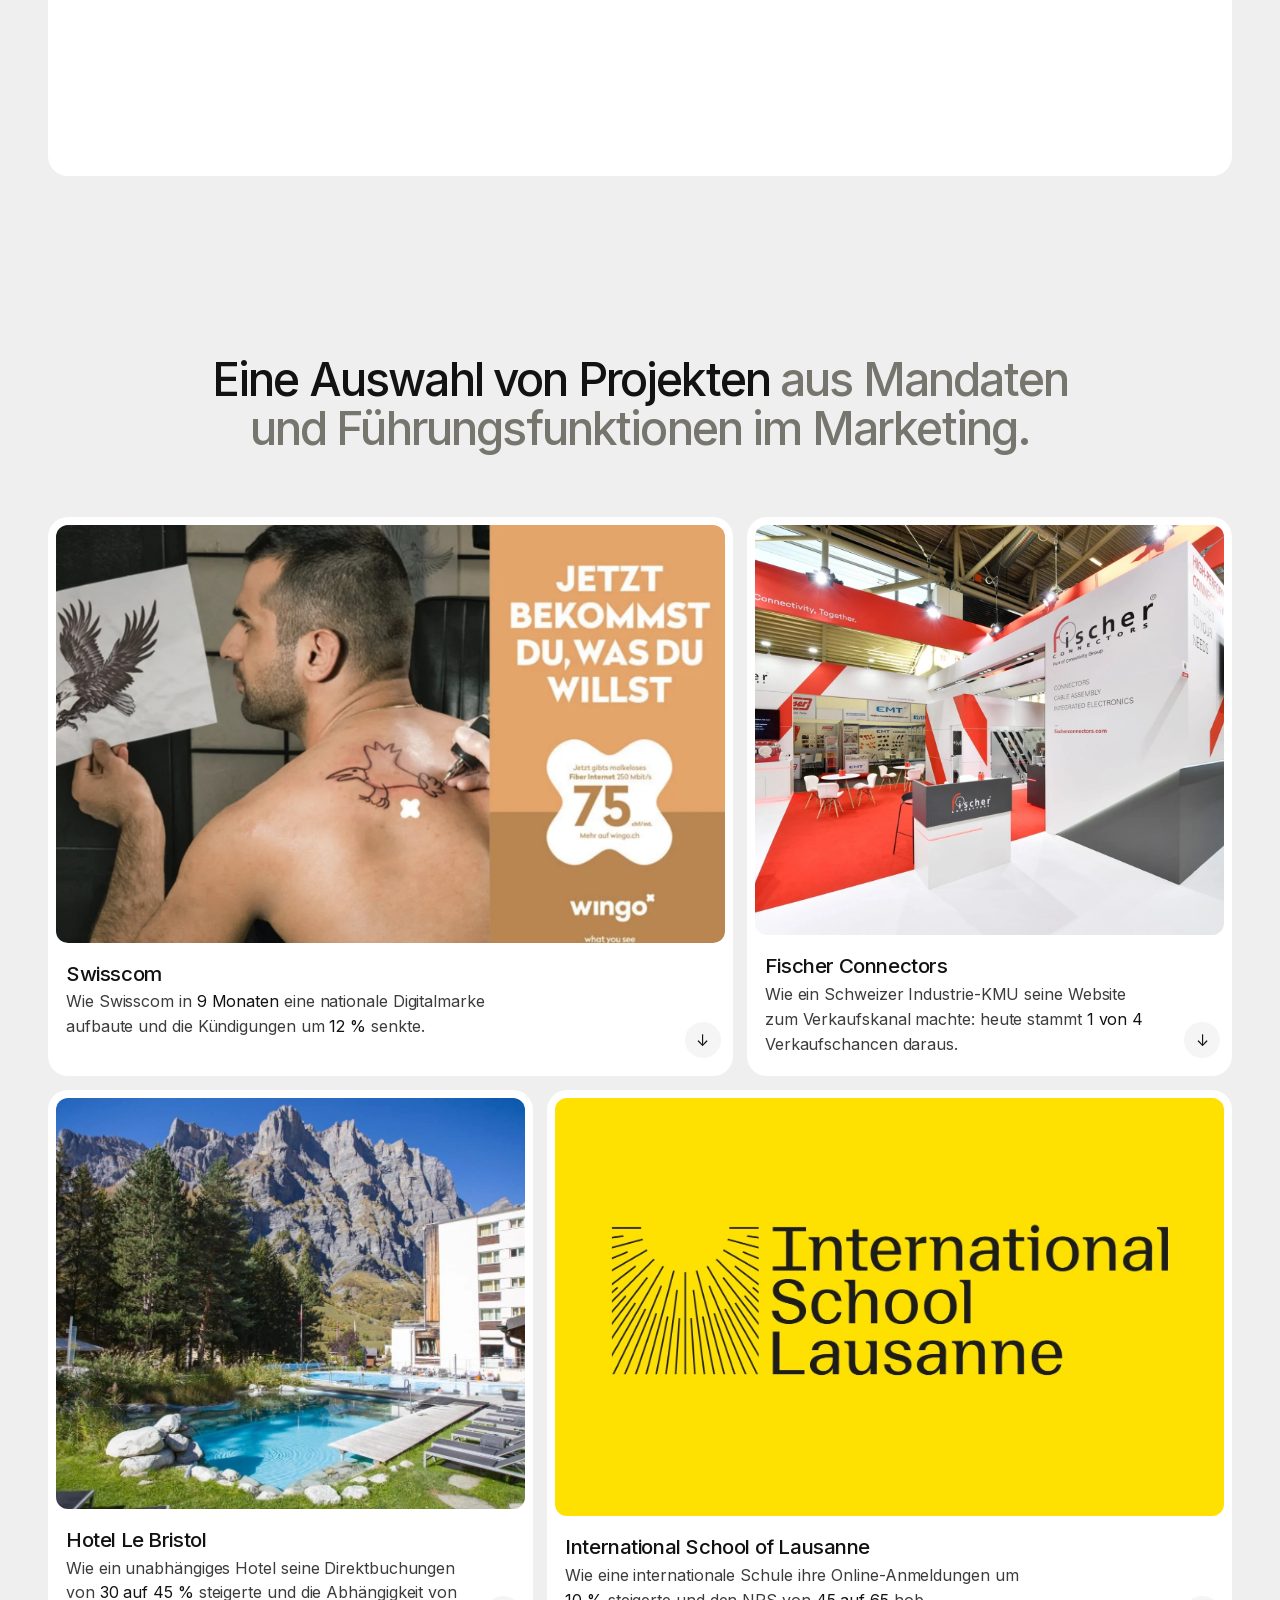
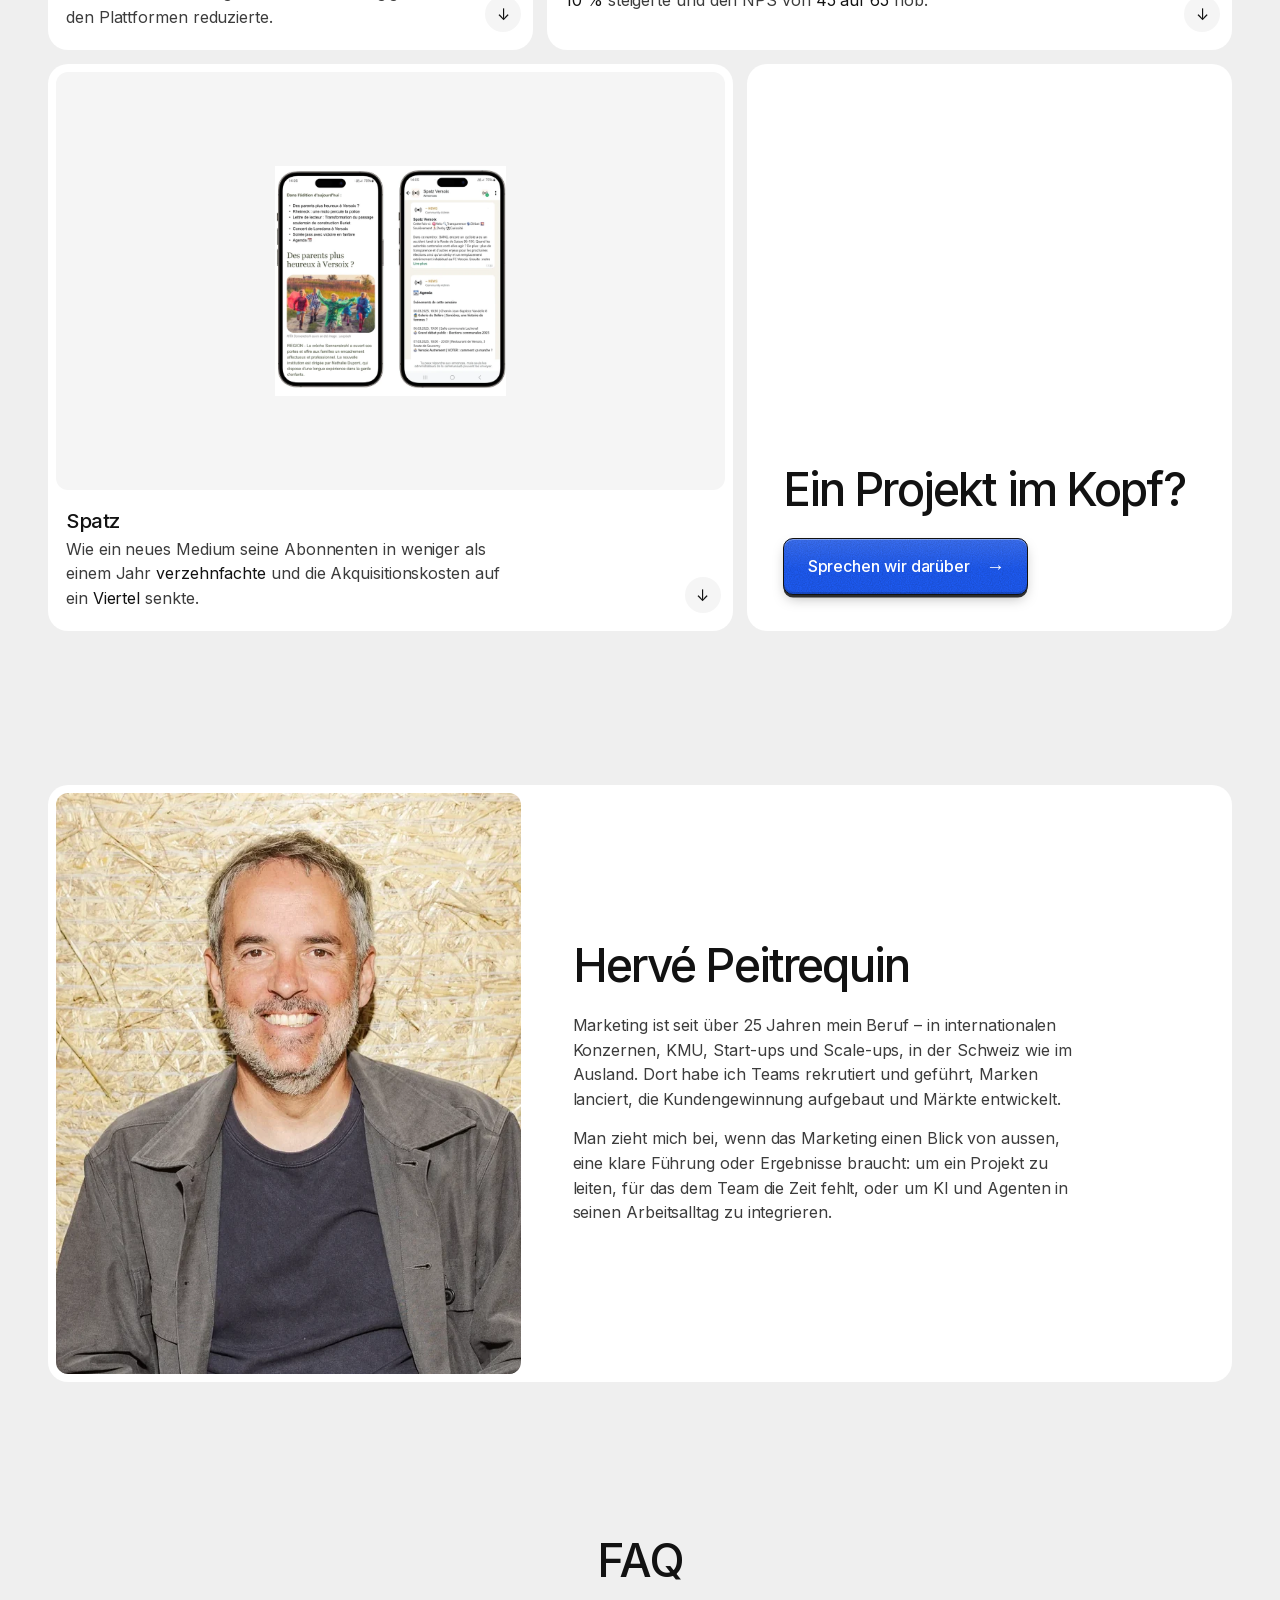
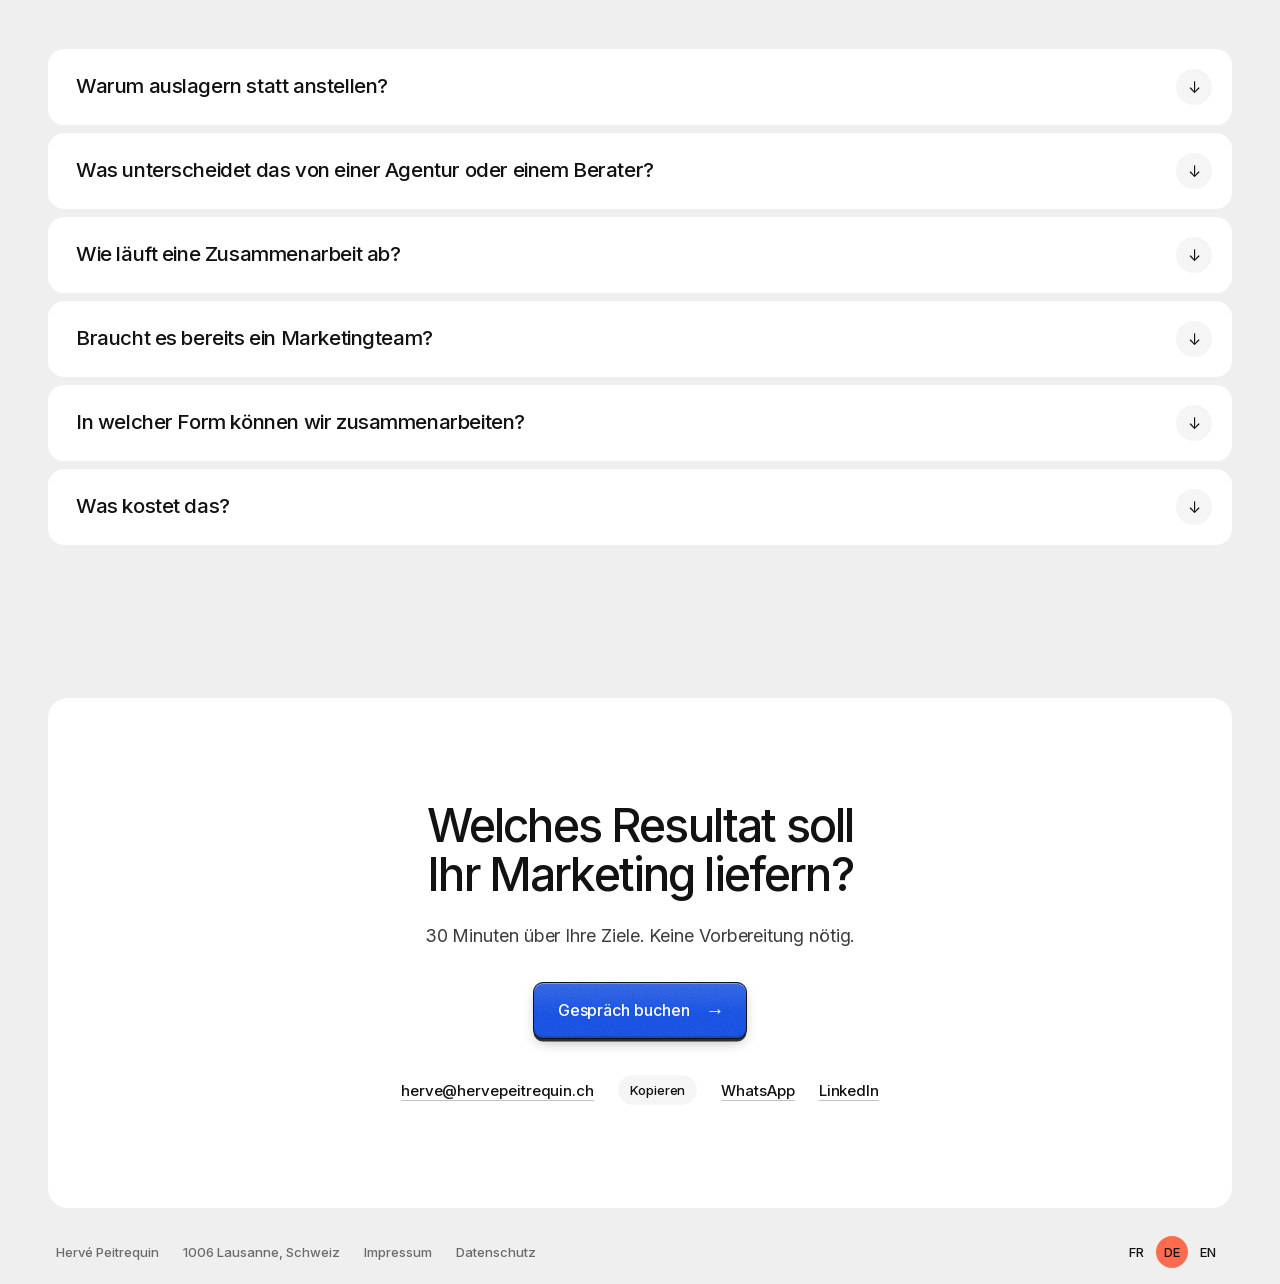
<file: de/index.html>
<!DOCTYPE html>
<html lang="de-CH">
<head>
<meta name="robots" content="noindex">
<meta charset="UTF-8">
<meta name="viewport" content="width=device-width, initial-scale=1.0">
<title>Externe Marketingleitung in der Schweiz | Hervé Peitrequin</title>
<meta name="description" content="Eine erfahrene Marketingleitung, einige Tage pro Monat in Ihr Team integriert, ohne eine Stelle zu schaffen. Für KMU in der Deutsch- und Westschweiz.">
<meta property="og:title" content="Externe Marketingleitung in der Schweiz | Hervé Peitrequin">
<meta property="og:description" content="Eine erfahrene Marketingleitung, einige Tage pro Monat in Ihr Team integriert, ohne eine Stelle zu schaffen. Für KMU in der Deutsch- und Westschweiz.">
<meta property="og:type" content="website">
<meta property="og:image" content="https://marketing-studio-v20.vercel.app/og-v19e.png">
<meta property="og:image:width" content="1200">
<meta property="og:image:height" content="630">
<meta property="og:site_name" content="Hervé Peitrequin">
<meta property="og:locale" content="de_CH">
<link rel="alternate" hreflang="fr" href="https://hervepeitrequin.ch/">
<link rel="alternate" hreflang="de" href="https://hervepeitrequin.ch/de/">
<link rel="alternate" hreflang="en" href="https://hervepeitrequin.ch/en/">
<link rel="alternate" hreflang="x-default" href="https://hervepeitrequin.ch/">
<link rel="icon" href="../favicon.ico?v=29" sizes="any">
<link rel="icon" type="image/svg+xml" href="../favicon-h.svg?v=29">
<link rel="icon" type="image/png" sizes="32x32" href="../favicon-h-32.png?v=29">
<link rel="apple-touch-icon" href="../apple-touch-icon-h.png?v=29">
<link rel="manifest" href="../site.webmanifest">
<meta name="theme-color" content="#EFEFEF">
<script>
/* langue auto : à l'arrivée sur « / », on suit la langue du navigateur
   (fr → reste, de → /de/, sinon → /en/). Un choix manuel dans le menu
   est mémorisé et prime ; la navigation interne ne redirige jamais. */
(function () {
  var CLE = 'langue';
  function lire() { try { return localStorage.getItem(CLE); } catch (e) { return null; } }
  document.addEventListener('click', function (e) {
    var a = e.target.closest && e.target.closest('a.lang');
    if (a) { try { localStorage.setItem(CLE, a.getAttribute('hreflang')); } catch (err) {} }
  });
  return; /* pas de redirection hors de « / » */
  if (/bot|crawl|spider|slurp|preview|facebookexternalhit|whatsapp/i.test(navigator.userAgent)) return;
  try { if (document.referrer && new URL(document.referrer).origin === location.origin) return; } catch (e) {}
  var cible = lire();
  if (!cible) {
    var langs = navigator.languages && navigator.languages.length ? navigator.languages : [navigator.language || ''];
    cible = 'en';
    for (var i = 0; i < langs.length; i++) {
      var l = String(langs[i]).toLowerCase().slice(0, 2);
      if (l === 'fr' || l === 'de' || l === 'en') { cible = l; break; }
    }
  }
  if (cible === 'de') location.replace('/de/' + location.search + location.hash);
  else if (cible === 'en') location.replace('/en/' + location.search + location.hash);
})();
</script>
<link rel="stylesheet" href="../1a.css">
<script type="application/ld+json">
{
  "@context": "https://schema.org",
  "@type": "Person",
  "name": "Hervé Peitrequin",
  "jobTitle": "Externe Marketingleitung",
  "address": { "@type": "PostalAddress", "addressLocality": "Lausanne", "addressCountry": "CH" }
}
</script>
</head>
<body class="v1a">


<!-- le menu-terminal : un petit objet d'interface, centré, collant -->
<nav class="term ui" aria-label="Hauptnavigation">
  <a class="profil" href="#" aria-label="Hervé Peitrequin — Seitenanfang">
    <img src="../images/portrait-rond.webp" alt="" width="36" height="36">
    <span class="profil-nom">Hervé Peitrequin</span>
  </a>
  <span class="sep" aria-hidden="true"></span>
  <a href="#projets" data-cible="projets">Projekte</a>
  <a href="#a-propos" data-cible="a-propos">Über mich</a>
  <a href="#contact" data-cible="contact">Kontakt</a>
  <span class="sep" aria-hidden="true"></span>
  <a class="lang" href="../" hreflang="fr" lang="fr">FR</a>
  <a class="lang langue-active" href="../de/" hreflang="de" lang="de" aria-current="page">DE</a>
  <a class="lang" href="../en/" hreflang="en" lang="en">EN</a>
</nav>

<main>

  <!-- hero -->
  <header class="hero">
    <div class="hero-centre">
      <h1 class="display"><span class="ligne">Externe</span> <span class="ligne gris">Marketingleitung.</span></h1>
      <p>Eine erfahrene Marketingleitung für Ihr KMU, in Ihr Team integriert – von einigen Stunden bis zu einigen Tagen pro Monat oder für ein Projekt.</p>
      <div class="hero-cta">
        <a class="btn" href="#contact">Über Ihre Ziele sprechen</a>
      </div>
    </div>
    <div class="hero-logos" role="list" aria-label="Referenzen">
      <img role="listitem" src="../images/logos/swisscom.svg" alt="Swisscom">
      <img role="listitem" src="../images/logos/fischer.svg" alt="Fischer Connectors">
      <img role="listitem" src="../images/logos/loreal.svg" alt="L'Oréal">
      <img role="listitem" src="../images/logos/coople.svg" alt="Coople">
      <img role="listitem" src="../images/logos/adecco.svg" alt="Adecco">
      <img role="listitem" src="../images/logos/bulgari.svg" alt="Bulgari">
      <img role="listitem" src="../images/logos/isl.png" alt="International School of Lausanne" class="lg-haut">
      <img role="listitem" src="../images/logos/oxfam.svg" alt="Oxfam" class="lg-haut">
      <img role="listitem" src="../images/logos/vaud.svg" alt="Kanton Waadt" class="lg-vaud">
    </div>
  </header>

  <!-- le marketing accéléré : une carte qui se déplie -->
  <section class="ia" id="marketing-accelere" aria-label="Beschleunigtes Marketing">
    <div class="ia-carte rv">
      <button class="ia-tete" type="button" aria-expanded="false" aria-controls="ia-details">
        <span class="ia-texte">Künstliche Intelligenz verändert das Marketing. <span class="gris">Ich integriere KI-Tools und KI-Agenten, um Ihre Marke wachsen zu lassen und die Leistung Ihrer Teams zu vervielfachen.</span></span>
        <span class="ia-fleche" aria-hidden="true">→</span>
      </button>
      <div class="ia-details" id="ia-details">
        <div class="ia-in">
          <h2 class="ia-titre">Was ich anbiete</h2>
          <ul class="ia-points">
          <li><h3 class="ia-pt">Potenzial erkennen</h3><p>Ihre Marketingaufgaben, Tools und Daten durchgehen, um zu sehen, wo KI realistisch Zeit spart.</p></li>
          <li><h3 class="ia-pt">Workshop mit Ihrem Team</h3><p>Gemeinsam zwei oder drei Anwendungsfälle auswählen, priorisieren und die ersten Schritte festlegen.</p></li>
          <li><h3 class="ia-pt">Erster Prototyp</h3><p>Ein erster Workflow, an Ihren echten Fällen getestet, zeigt schnell, ob die Idee trägt.</p></li>
          <li><h3 class="ia-pt">Agentische Workflows</h3><p>Automatisches Reporting, Nachfassen von Leads, Anpassung von Inhalten in mehrere Sprachen. Jeder Workflow hat eine klare Aufgabe und eine Person, die gegenliest.</p></li>
          <li><h3 class="ia-pt">Integration in Ihre Tools</h3><p>Die Workflows sind mit den Tools verbunden, die Ihr Team bereits nutzt: CRM, Website, E-Mail, Kampagnentools.</p></li>
          <li><h3 class="ia-pt">Schulung und Begleitung</h3><p>Ihr Team lernt, diese Tools zu nutzen, zu kontrollieren und anzupassen. Datenschutz (nDSG) und Nutzungsregeln werden von Anfang an festgelegt.</p></li>
          </ul>
        </div>
      </div>
    </div>
  </section>

  <!-- après les deux slides : défilement normal -->
  <div class="suite">

  <!-- projets : cinq cas dépliables -->
  <section id="projets" data-zone="projets" aria-label="Projekte">
    <h2 class="intro rv">Eine Auswahl von Projekten <span class="gris">aus Mandaten und Führungsfunktionen im Marketing.</span></h2>
    <div class="bento">

    <article class="box depliable b-7 rv" id="wingo">
      <button class="fermer-btn" aria-controls="d-wingo">Schliessen <span class="croix">×</span></button>
      <button class="box-tete" aria-expanded="false" aria-controls="d-wingo">
        <span class="ui">Swisscom</span>
        <span class="apercu"><img src="../images/projects/wingo.webp" alt="Plakat der Wingo-Kampagne «Jetzt bekommst du, was du willst» in einem Tattoo-Studio" width="1598" height="1128" loading="lazy"></span>
        <p class="accroche">Wie Swisscom in <strong>9 Monaten</strong> eine nationale Digitalmarke aufbaute und die Kündigungen um <strong>12&nbsp;%</strong> senkte.</p>
        <span class="plus fleche" aria-hidden="true">↓</span>
      </button>
      <div class="box-detail" id="d-wingo" aria-hidden="true">
        <div>
          <div class="detail-in">
            <img src="../images/projects/wingo.webp" alt="Plakat der Wingo-Kampagne «Jetzt bekommst du, was du willst» in einem Tattoo-Studio" width="1598" height="1128" loading="lazy">
            <p class="mission">Eine nationale Digitalmarke entwickeln und lancieren.</p>
            <div class="detail-blocs-3">
              <div>
                <h3 class="ui">Ausgangslage</h3>
                <p>Mit dem Aufkommen der Billiganbieter stieg der Druck auf Swisscom — und damit das Risiko, die preissensibelsten Kunden zu verlieren. Um dieser Konkurrenz zu begegnen, ohne die Hauptmarke zu schwächen, musste der Konzern rasch ein eigenständiges Angebot für den gesamten Schweizer Markt schaffen.</p>
              </div>
              <div>
                <h3 class="ui">Beitrag</h3>
                <p>Bei Swisscom: Aufbau und Lancierung von Wingo innert weniger Monate — Positionierung, Markenentwicklung, nationale Kampagne in den drei Sprachregionen, Steuerung der Agenturen und Aufbau eines sechsköpfigen Digitalteams. Eine Retentionsstrategie auf Basis von Personas und Customer Journeys senkte anschliessend den Churn um 12&nbsp;%.</p>
              </div>
              <div>
                <h3 class="ui">Resultate</h3>
                <ul class="chiffres">
              <li>Nationale Marke in 9 Monaten lanciert</li>
              <li>25 % Bekanntheit in der Kernzielgruppe nach 6 Monaten</li>
              <li>Mehrere zehntausend Kunden im ersten Jahr gewonnen</li>
              <li>Kündigungen dank Loyalisierungsstrategie um 12 % gesenkt</li>
                </ul>
              </div>
            </div>
            <section class="campagne" aria-label="Die Lancierungskampagne">
              <h3 class="ui">Die Lancierungskampagne</h3>
              <p class="campagne-intro">Gemeinsam mit der Agentur Rod entwickelt, wurde die Kampagne integriert für Werbung, Online, Social Media und Public Relations konzipiert – konsequent auf ein einziges Versprechen ausgerichtet: «What you see is what you get».</p>
              <div class="campagne-phases">
                <figure>
                  <img src="../images/projects/wingo-teasing.webp" alt="Teaser-Plakat «Schluss damit.» mit dem Hinweis Coming soon in einem Bahnhof" width="620" height="349" loading="lazy">
                  <figcaption><span class="ui">Phase 1 · Teaser vor der Lancierung</span><p>Eine Woche lang forderte eine Kampagne ohne Absender in markigen Lettern «Schluss damit.»: das Date, das in echt weniger frisch wirkt als auf dem Profil, das Kleid, das am Model besser aussieht. Diese Lücke zwischen Versprechen und Realität, an die wir uns gewöhnt haben, griffen mehrere Medien auf, bevor klar war, wer dahintersteckt.</p></figcaption>
                </figure>
                <figure>
                  <img src="../images/projects/wingo-lancement.webp" alt="Lancierungsplakat von Wingo «Schluss damit.»: ein echter Burger neben dem Bild auf der Verpackung, Fiber Internet für 75 Franken" width="620" height="295" loading="lazy">
                  <figcaption><span class="ui">Phase 2 · Lancierung</span><p>Am 1. April 2015 gibt sich die Marke zu erkennen: Wingo, «What you see is what you get». Kein Kleingedrucktes, keine Vertragslaufzeit, dafür viel Speed und ein Preis ohne versteckte Kosten. Plakate, Inserate, Spot, Online und Social Media folgen derselben Mechanik: das Versprechen wird gehalten, genau das, was man sieht.</p></figcaption>
                </figure>
              </div>
              <figure class="video">
                <div class="video-cadre"><iframe src="https://www.youtube-nocookie.com/embed/JeYMP54jAwg?rel=0" title="Wingo — Wingo hält, was Wingo verspricht" loading="lazy" allow="accelerometer; autoplay; clipboard-write; encrypted-media; gyroscope; picture-in-picture; web-share" referrerpolicy="strict-origin-when-cross-origin" allowfullscreen></iframe></div>
                <figcaption class="ui">Der Lancierungsspot</figcaption>
              </figure>
            </section>
          </div>
        </div>
      </div>
    </article>

    <article class="box depliable b-5 rv" id="fischer">
      <button class="fermer-btn" aria-controls="d-fischer">Schliessen <span class="croix">×</span></button>
      <button class="box-tete" aria-expanded="false" aria-controls="d-fischer">
        <span class="ui">Fischer Connectors</span>
        <span class="apercu"><img src="../images/projects/fischer-connectors.webp" alt="Stand von Fischer Connectors an der Messe Electronica" width="1600" height="1120" loading="lazy"></span>
        <p class="accroche">Wie ein Schweizer Industrie-KMU seine Website zum Verkaufskanal machte: heute stammt <strong>1 von 4</strong> Verkaufschancen daraus.</p>
        <span class="plus fleche" aria-hidden="true">↓</span>
      </button>
      <div class="box-detail" id="d-fischer" aria-hidden="true">
        <div>
          <div class="detail-in">
            <img src="../images/projects/fischer-connectors.webp" alt="Stand von Fischer Connectors an der Messe Electronica" width="1600" height="1120" loading="lazy">
            <p class="mission">Digital zum Verkaufskanal machen.</p>
            <div class="detail-blocs-3">
              <div>
                <h3 class="ui">Ausgangslage</h3>
                <p>Das Schweizer Industrieunternehmen verfügte über international anerkannte Produkte, wuchs aber weitgehend über traditionelle Kanäle. Ingenieure und Einkäufer suchten ihre Lösungen längst online — ohne dass das Unternehmen sie dort abholen und in Verkaufschancen verwandeln konnte.</p>
              </div>
              <div>
                <h3 class="ui">Beitrag</h3>
                <p>Bei Fischer Connectors: Kundeninterviews, Personas, Schärfung der Positionierung und komplette Neugestaltung des digitalen Auftritts. Ein Produkt-Selektor erleichtert seither die technische Auswahl. Digital wurde so zum permanenten Kanal für qualifizierte Anfragen an den Verkauf.</p>
              </div>
              <div>
                <h3 class="ui">Resultate</h3>
                <ul class="chiffres">
              <li>300 qualifizierte Anfragen pro Jahr für den Verkauf generiert</li>
              <li>Jede vierte Verkaufschance stammt von der Website</li>
              <li>40 % Nutzung des Produkt-Selektors erreicht</li>
                </ul>
              </div>
            </div>
          </div>
        </div>
      </div>
    </article>

    <article class="box depliable b-5 rv" id="bristol">
      <button class="fermer-btn" aria-controls="d-bristol">Schliessen <span class="croix">×</span></button>
      <button class="box-tete" aria-expanded="false" aria-controls="d-bristol">
        <span class="ui">Hotel Le Bristol</span>
        <span class="apercu"><img src="../images/projects/hotel-bristol.webp" alt="Thermalbäder des Hotels Le Bristol in Leukerbad mit Blick auf die Gemmi-Felswände" width="1280" height="853" loading="lazy"></span>
        <p class="accroche">Wie ein unabhängiges Hotel seine Direktbuchungen von <strong>30 auf 45&nbsp;%</strong> steigerte und die Abhängigkeit von den Plattformen reduzierte.</p>
        <span class="plus fleche" aria-hidden="true">↓</span>
      </button>
      <div class="box-detail" id="d-bristol" aria-hidden="true">
        <div>
          <div class="detail-in">
            <img src="../images/projects/hotel-bristol.webp" alt="Thermalbäder des Hotels Le Bristol in Leukerbad mit Blick auf die Gemmi-Felswände" width="1280" height="853" loading="lazy">
            <p class="mission">Die Direktbuchungen ausbauen.</p>
            <div class="detail-blocs-3">
              <div>
                <h3 class="ui">Ausgangslage</h3>
                <p>Ein wachsender Teil der Buchungen lief über die grossen Plattformen — auf Kosten der Marge und mit zunehmender Abhängigkeit von externen Vermittlern. Das Hotel musste die Beziehung zu seinen Gästen zurückgewinnen und den Anteil der Direktbuchungen erhöhen.</p>
              </div>
              <div>
                <h3 class="ui">Beitrag</h3>
                <p>Im Rahmen eines Mandats: Neugestaltung des Buchungswegs entlang der Erwartungen der Gäste, bessere Sichtbarkeit des Hauses und einfacherer Zugang zum Angebot. Der neue Ansatz stärkte den Direktkanal und steigerte die Besucherzahlen der Website nach dem Start um 15&nbsp;%.</p>
              </div>
              <div>
                <h3 class="ui">Resultate</h3>
                <ul class="chiffres">
              <li>Direktbuchungen innert eines Jahres von 30 auf 45 % gesteigert</li>
              <li>Zehntausende Franken an Kommissionen pro Jahr eingespart</li>
              <li>15 % mehr Website-Besuche ab dem Start</li>
                </ul>
              </div>
            </div>
          </div>
        </div>
      </div>
    </article>

    <article class="box depliable b-7 rv" id="isl">
      <button class="fermer-btn" aria-controls="d-isl">Schliessen <span class="croix">×</span></button>
      <button class="box-tete" aria-expanded="false" aria-controls="d-isl">
        <span class="ui">International School of Lausanne</span>
        <span class="apercu apercu-jaune"><img src="../images/projects/isl-logo-jaune-1600.jpg" alt="Logo der International School of Lausanne, schwarz auf Gelb, mit ihrer Sonne" width="1600" height="1600" loading="lazy"></span>
        <p class="accroche">Wie eine internationale Schule ihre Online-Anmeldungen um <strong>10&nbsp;%</strong> steigerte und den NPS von <strong>45 auf 65</strong> hob.</p>
        <span class="plus fleche" aria-hidden="true">↓</span>
      </button>
      <div class="box-detail" id="d-isl" aria-hidden="true">
        <div>
          <div class="detail-in">
            <img class="detail-jaune" src="../images/projects/isl-logo-jaune-1600.jpg" alt="Logo der International School of Lausanne, schwarz auf Gelb, mit ihrer Sonne" width="1600" height="1600" loading="lazy">
            <p class="mission">Die Anziehungskraft bei lokalen Familien stärken.</p>
            <div class="detail-blocs-3">
              <div>
                <h3 class="ui">Ausgangslage</h3>
                <p>Trotz ausgezeichnetem Ruf bei internationalen Familien gelang es der Schule kaum, mehr Kinder aus der lokalen Gemeinschaft zu gewinnen. Ihr Auftritt wirkte institutionell und in die Jahre gekommen — während der gelebte Alltag modern, offen und von einer engagierten Gemeinschaft getragen war.</p>
              </div>
              <div>
                <h3 class="ui">Beitrag</h3>
                <p>In der Schule: Neupositionierung in einem Prozess mit Lehrpersonen, Schülerinnen, Schülern und Familien. Die Arbeit schärfte, was die Schule besonders macht — und übersetzte es in eine neue Identität, neue Botschaften und einen kohärenteren digitalen Auftritt mit mehr Anziehungskraft für neue Familien.</p>
              </div>
              <div>
                <h3 class="ui">Resultate</h3>
                <ul class="chiffres">
              <li>10 % mehr Online-Anmeldungen</li>
              <li>NPS von 45 auf 65 gesteigert</li>
              <li>30 % mehr Aufnahmegesuche</li>
              <li>Anteil lokaler Familien an den Neuanmeldungen von 15 auf 25 % erhöht</li>
                </ul>
              </div>
            </div>
            <section class="campagne identite" aria-label="Die neue Identität">
              <h3 class="ui">Die neue Identität</h3>
              <p class="campagne-intro">Eine Sonne, eine Schrift und ein Muster – überall eingesetzt, wo Familien der Schule begegnen: auf dem Campus, bei Schulartikeln, online.</p>
              <div class="identite-grille">
                <figure>
                  <img src="../images/projects/isl-typographie.jpg" alt="Alphabet der Schrift ISL Semi Serif, weiss und grün auf Schwarz, mit Pfeilen" width="800" height="800" loading="lazy">
                  <figcaption><span class="ui">Identität</span><p>Die Schrift ISL Semi Serif mit ihren Pfeilen</p></figcaption>
                </figure>
                <figure>
                  <img src="../images/projects/isl-soleil.jpg" alt="Edelstahlplatte mit der gravierten ISL-Sonne in einem Beet auf dem Campus" width="800" height="800" loading="lazy">
                  <figcaption><span class="ui">Identität</span><p>Die Sonne, in Edelstahl graviert</p></figcaption>
                </figure>
                <figure>
                  <img src="../images/projects/isl-motif.jpg" alt="Stofftasche mit grünem ISL-Muster und Sonnen" width="800" height="800" loading="lazy">
                  <figcaption><span class="ui">Identität</span><p>Das ISL-Muster mit seinen Sonnen auf den Schulartikeln</p></figcaption>
                </figure>
                <figure>
                  <img src="../images/projects/isl-signaletique.jpg" alt="Grauer Wegweiser: Auditorium, Reception, Library, Bus Station, mit Pfeilen" width="800" height="800" loading="lazy">
                  <figcaption><span class="ui">Campus</span><p>Die Signaletik auf dem Campus</p></figcaption>
                </figure>
                <figure>
                  <img src="../images/projects/isl-ecran.jpg" alt="Infobildschirm mit den Anlässen der Schule in Schwarz, Grün, Orange und Blau" width="800" height="800" loading="lazy">
                  <figcaption><span class="ui">Campus</span><p>Die Infobildschirme, eine Farbe pro Anlass</p></figcaption>
                </figure>
                <figure>
                  <img src="../images/projects/isl-mobile.jpg" alt="Mobile Website der ISL auf einem Smartphone: «People of ISL» und Porträts von Schülern" width="800" height="800" loading="lazy">
                  <figcaption><span class="ui">Digital</span><p>Die mobile Website, «People of ISL»</p></figcaption>
                </figure>
              </div>
            </section>
          </div>
        </div>
      </div>
    </article>

    <article class="box depliable b-7 rv" id="spatz">
      <button class="fermer-btn" aria-controls="d-spatz">Schliessen <span class="croix">×</span></button>
      <button class="box-tete" aria-expanded="false" aria-controls="d-spatz">
        <span class="ui">Spatz</span>
        <span class="apercu apercu-contenue"><img src="../images/projects/spatz.webp" alt="Spatz-App auf zwei Smartphones: lokale Ausgabe und Anzeigen-Feed von Versoix" width="640" height="640" loading="lazy"></span>
        <p class="accroche">Wie ein neues Medium seine Abonnenten in weniger als einem Jahr <strong>verzehnfachte</strong> und die Akquisitionskosten auf ein <strong>Viertel</strong> senkte.</p>
        <span class="plus fleche" aria-hidden="true">↓</span>
      </button>
      <div class="box-detail" id="d-spatz" aria-hidden="true">
        <div>
          <div class="detail-in">
            <img src="../images/projects/spatz.webp" alt="Spatz-App auf zwei Smartphones: lokale Ausgabe und Anzeigen-Feed von Versoix" width="640" height="640" loading="lazy">
            <p class="mission">Das Abo-Wachstum beschleunigen.</p>
            <div class="detail-blocs-3">
              <div>
                <h3 class="ui">Ausgangslage</h3>
                <p>Das junge Medium musste rasch beweisen, dass sein Geschäftsmodell trägt: genügend Abonnentinnen und Abonnenten gewinnen — zu Akquisitionskosten, die zu den Erträgen passen.</p>
              </div>
              <div>
                <h3 class="ui">Beitrag</h3>
                <p>Im Growth Management: eine Strategie aus Tests, konsequenter Messung und laufender Umschichtung der Budgets in die wirksamsten Kanäle. In weniger als einem Jahr verzehnfachte sich die Abonnentenzahl, die Akquisitionskosten sanken auf einen Viertel.</p>
              </div>
              <div>
                <h3 class="ui">Resultate</h3>
                <ul class="chiffres">
              <li>Abonnenten in weniger als einem Jahr verzehnfacht</li>
              <li>Basis von 1 500 auf 15 000 Abonnenten ausgebaut</li>
              <li>Akquisitionskosten von 8 auf 2 Franken geviertelt</li>
                </ul>
              </div>
            </div>
          </div>
        </div>
      </div>
    </article>

      <a class="box box-grad box-cta b-5 rv" href="#contact">
        <p class="cta-titre">Ein Projekt im Kopf?</p>
        <span class="btn">Sprechen wir darüber&nbsp;<span class="arr">→</span></span>
      </a>

    </div>
  </section>

  <!-- à propos : une bento dépliable -->
  <section class="apropos" id="a-propos" data-zone="a-propos" aria-label="Über mich">
    <div class="bio-grille">
      <div class="bio-texte rv">
        <div class="bio-tete">
          <img class="bio-photo" src="../images/portrait-serre.webp" alt="Porträt von Hervé Peitrequin" width="667" height="834" loading="lazy">
          <h2 class="titre">Hervé Peitrequin</h2>
        </div>
        <div class="bio-corps" id="bio-corps">
          <p>Marketing ist seit über 25 Jahren mein Beruf – in internationalen Konzernen, KMU, Start-ups und Scale-ups, in der Schweiz wie im Ausland. Dort habe ich Teams rekrutiert und geführt, Marken lanciert, die Kundengewinnung aufgebaut und Märkte entwickelt.</p>
          <p>Man zieht mich bei, wenn das Marketing einen Blick von aussen, eine klare Führung oder Ergebnisse braucht: um ein Projekt zu leiten, für das dem Team die Zeit fehlt, oder um KI und Agenten in seinen Arbeitsalltag zu integrieren.</p>
        </div>
        <button class="bio-plus fleche" type="button" aria-expanded="false" aria-controls="bio-corps" aria-label="Weiterlesen">↓</button>
      </div>
    </div>
  </section>

  <!-- FAQ : six bento dépliables -->
  <section class="faq" data-zone="a-propos" aria-label="FAQ">
    <h2 class="titre rv">FAQ</h2>
    <div class="bento">
      <article class="box depliable box-faq rv" id="faq-1">
        <button class="box-tete" aria-expanded="false" aria-controls="d-faq-1">
          <p class="accroche">Warum auslagern statt anstellen?</p>
          <span class="signe fleche" aria-hidden="true">↓</span>
        </button>
        <div class="box-detail" id="d-faq-1" aria-hidden="true">
          <div>
            <div class="detail-in">
              <p>Eine Marketingleitung zu rekrutieren dauert Monate und bindet Sie über Jahre — für einen Bedarf, der oft weder dauerhaft noch Vollzeit ist. Ein Mandat startet innert weniger Tage, bringt vom ersten Tag an Senior-Erfahrung mit und wird angepasst oder beendet, wie es Ihr Bedarf verlangt.</p>
            </div>
          </div>
        </div>
      </article>
      <article class="box depliable box-faq rv" id="faq-2">
        <button class="box-tete" aria-expanded="false" aria-controls="d-faq-2">
          <p class="accroche">Was unterscheidet das von einer Agentur oder einem Berater?</p>
          <span class="signe fleche" aria-hidden="true">↓</span>
        </button>
        <div class="box-detail" id="d-faq-2" aria-hidden="true">
          <div>
            <div class="detail-in">
              <p>Eine Agentur setzt Kampagnen um; ein Berater empfiehlt — und geht wieder. Ich sitze auf Ihrer Seite des Tisches: Ich gebe die Richtung vor, setze mit Ihren Teams und Agenturen um und stehe für die Resultate gerade.</p>
            </div>
          </div>
        </div>
      </article>
      <article class="box depliable box-faq rv" id="faq-3">
        <button class="box-tete" aria-expanded="false" aria-controls="d-faq-3">
          <p class="accroche">Wie läuft eine Zusammenarbeit ab?</p>
          <span class="signe fleche" aria-hidden="true">↓</span>
        </button>
        <div class="box-detail" id="d-faq-3" aria-hidden="true">
          <div>
            <div class="detail-in">
              <p>Ein erstes Gespräch von 30 Minuten über Ihre Ziele. Dann eine klare Offerte: Auftrag, Tage pro Monat, angestrebtes Resultat. Danach integriere ich mich, und es geht vorwärts — das Engagement wird angepasst oder beendet, sobald Sie es entscheiden.</p>
            </div>
          </div>
        </div>
      </article>
      <article class="box depliable box-faq rv" id="faq-4">
        <button class="box-tete" aria-expanded="false" aria-controls="d-faq-4">
          <p class="accroche">Braucht es bereits ein Marketingteam?</p>
          <span class="signe fleche" aria-hidden="true">↓</span>
        </button>
        <div class="box-detail" id="d-faq-4" aria-hidden="true">
          <div>
            <div class="detail-in">
              <p>Nein. Wenn Sie eines haben, führe ich es und bringe es weiter. Wenn nicht, stütze ich mich auf Ihre Agenturen und Partner — oder baue das schlanke Setup auf, das Sie brauchen.</p>
            </div>
          </div>
        </div>
      </article>
      <article class="box depliable box-faq rv" id="faq-5">
        <button class="box-tete" aria-expanded="false" aria-controls="d-faq-5">
          <p class="accroche">In welcher Form können wir zusammenarbeiten?</p>
          <span class="signe fleche" aria-hidden="true">↓</span>
        </button>
        <div class="box-detail" id="d-faq-5" aria-hidden="true">
          <div>
            <div class="detail-in">
              <p>Drei Formate, die sich kombinieren lassen:<br>
              <b>Laufend</b>: Ihre Marketingleitung, einige Tage pro Monat.<br>
              <b>Als Projekt</b>: eine Lancierung oder eine Neupositionierung, mit Anfang, Ende und Ziel.<br>
              <b>Als Transfer</b>: Ihr Team baut Kompetenzen auf, mit den richtigen Tools.<br>
              Das erste Gespräch von 30 Minuten dient dazu, das passende Format zu wählen.</p>
            </div>
          </div>
        </div>
      </article>
      <article class="box depliable box-faq rv" id="faq-6">
        <button class="box-tete" aria-expanded="false" aria-controls="d-faq-6">
          <p class="accroche">Was kostet das?</p>
          <span class="signe fleche" aria-hidden="true">↓</span>
        </button>
        <div class="box-detail" id="d-faq-6" aria-hidden="true">
          <div>
            <div class="detail-in">
              <p>Ein Mandat nach Mass: Sie wählen die Anzahl Tage, die Dauer und den Umfang – und passen sie an, wenn sich Ihr Bedarf ändert. Die Erfahrung einer Senior-Marketingleitung zum Preis einiger Tage pro Monat, ohne Vollzeitlohn und ohne Sozialabgaben. Ein beziffertes Angebot folgt nach dem ersten Gespräch.</p>
            </div>
          </div>
        </div>
      </article>
    </div>
  </section>

  <!-- contact -->
  <section class="contact" id="contact" data-zone="contact" aria-label="Kontakt">
    <div class="centre">
      <h2 class="titre rv">Welches Resultat soll Ihr Marketing liefern?</h2>
      <p class="rv">30 Minuten über Ihre Ziele. Keine Vorbereitung nötig.</p>
      <a class="btn rv" href="#" data-link="booking">Gespräch buchen&nbsp;<span class="arr">→</span></a>
      <p class="voies rv">
        <a class="lien" href="#" data-link="email" data-courriel>herve (at) hervepeitrequin.ch</a>
        <button class="copier" data-copier="" data-courriel data-copie="Kopiert ✓">Kopieren</button>
        <a class="lien" href="#" data-link="whatsapp">WhatsApp</a>
        <a class="lien" href="#" data-link="linkedin">LinkedIn</a>
      </p>
    </div>
    <footer>
      <p class="ui">
        <span>Hervé Peitrequin</span>
        <span>1006 Lausanne, Schweiz</span>
        <a href="../de/impressum.html">Impressum</a>
        <a href="../de/datenschutz.html">Datenschutz</a>
        <span class="langues" role="group" aria-label="Sprache">
          <a class="lang" href="../" hreflang="fr" lang="fr">FR</a>
          <a class="lang langue-active" href="../de/" hreflang="de" lang="de" aria-current="page">DE</a>
          <a class="lang" href="../en/" hreflang="en" lang="en">EN</a>
        </span>
      </p>
    </footer>
  </section>

  </div>

</main>


<script src="../config.js"></script>
<script>
/* la version allemande adapte le message WhatsApp pré-rempli */
window.SITE.whatsapp = "https://wa.me/" + window.SITE.whatsappNumero + "?text=" + encodeURIComponent("Guten Tag, ich würde gerne über ein Marketingprojekt für unsere Organisation sprechen.");
</script>
<script src="../home.js"></script>
<script>
/* bio sur mobile : un extrait, la suite au toucher — toute la bento
   ouvre et referme, pas seulement la flèche (un glisser n'est pas un toucher) */
(function () {
  var b = document.querySelector('.bio-plus'), t = document.querySelector('.bio-texte');
  if (!b || !t) return;
  var px = 0, py = 0;
  t.addEventListener('pointerdown', function (e) { px = e.clientX; py = e.clientY; });
  t.addEventListener('click', function (e) {
    if (getComputedStyle(b).display === 'none') return; /* laptop : tout est déjà visible */
    if (e.target.closest('a')) return;
    if (e.detail && (Math.abs(e.clientX - px) > 8 || Math.abs(e.clientY - py) > 8)) return;
    var ouvert = t.classList.toggle('bio-ouverte');
    b.setAttribute('aria-expanded', ouvert ? 'true' : 'false');
  });
})();
</script>

</body>
</html>
</file>
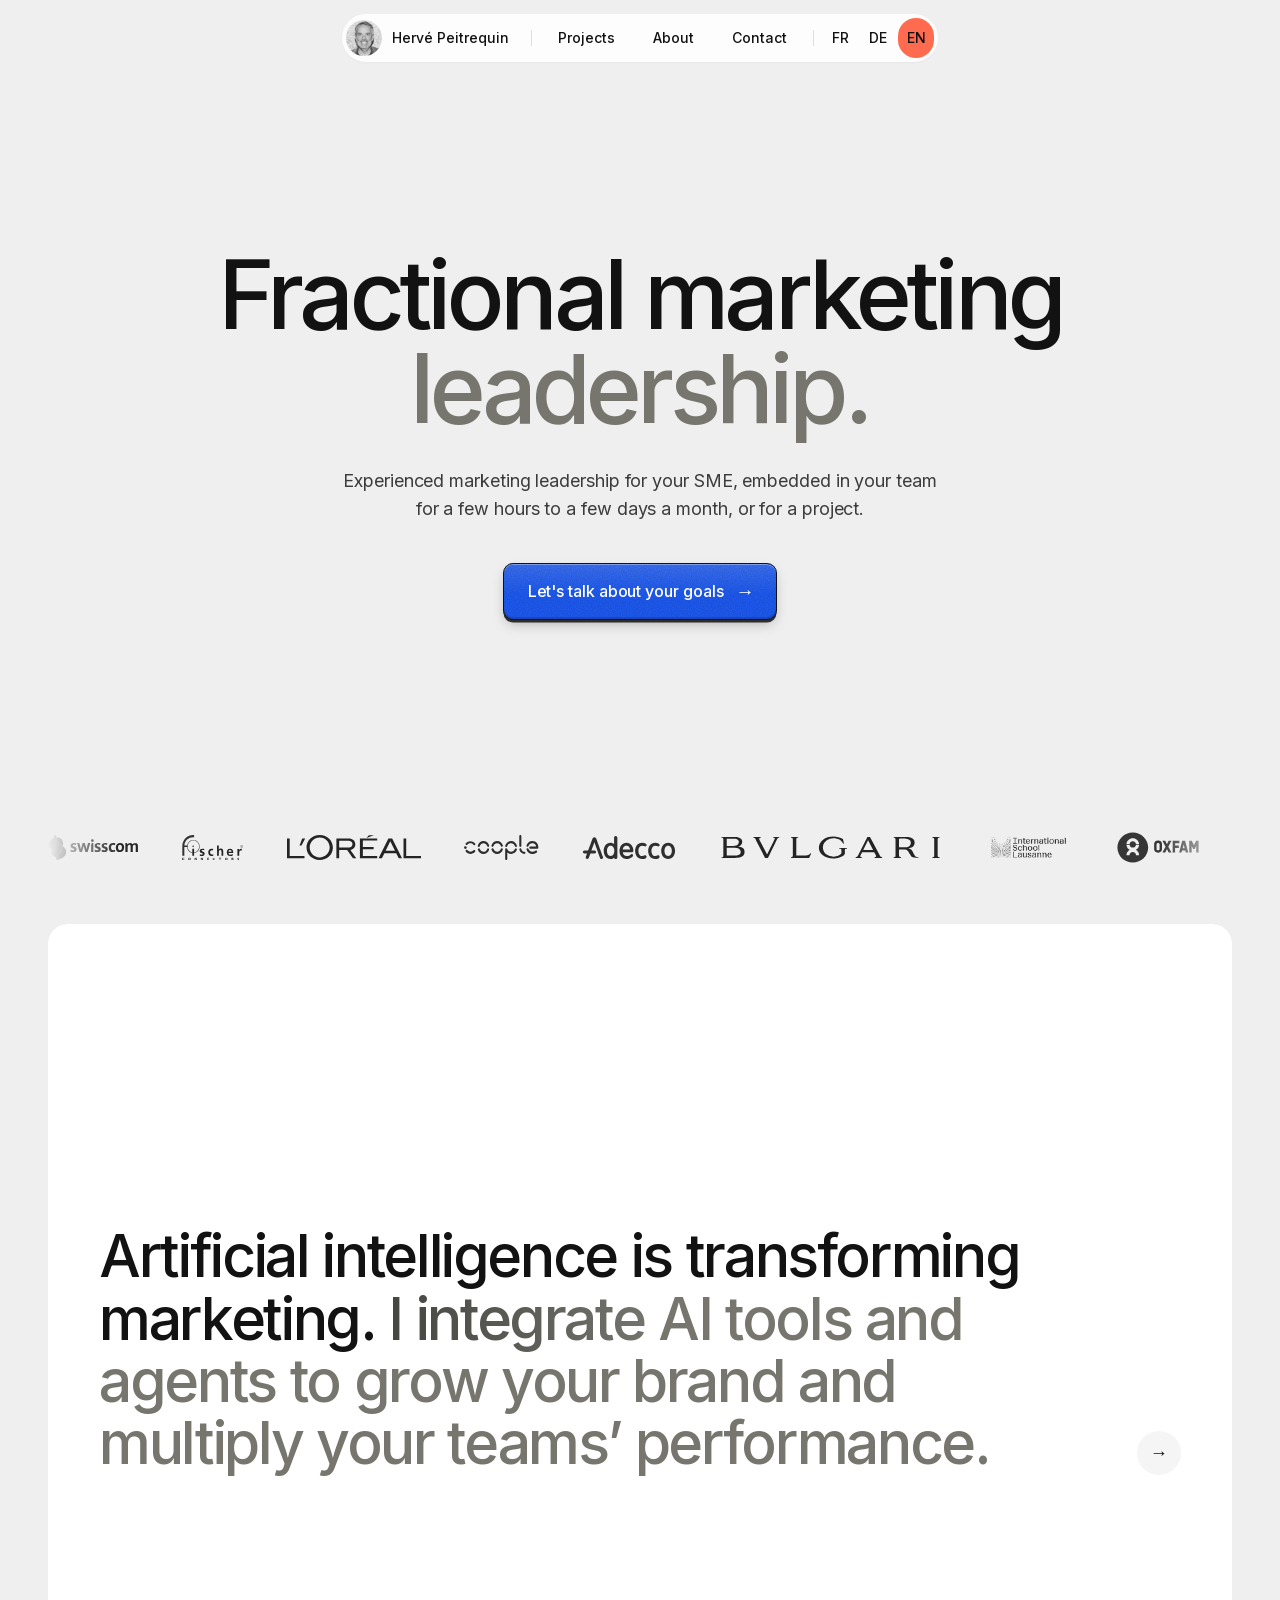
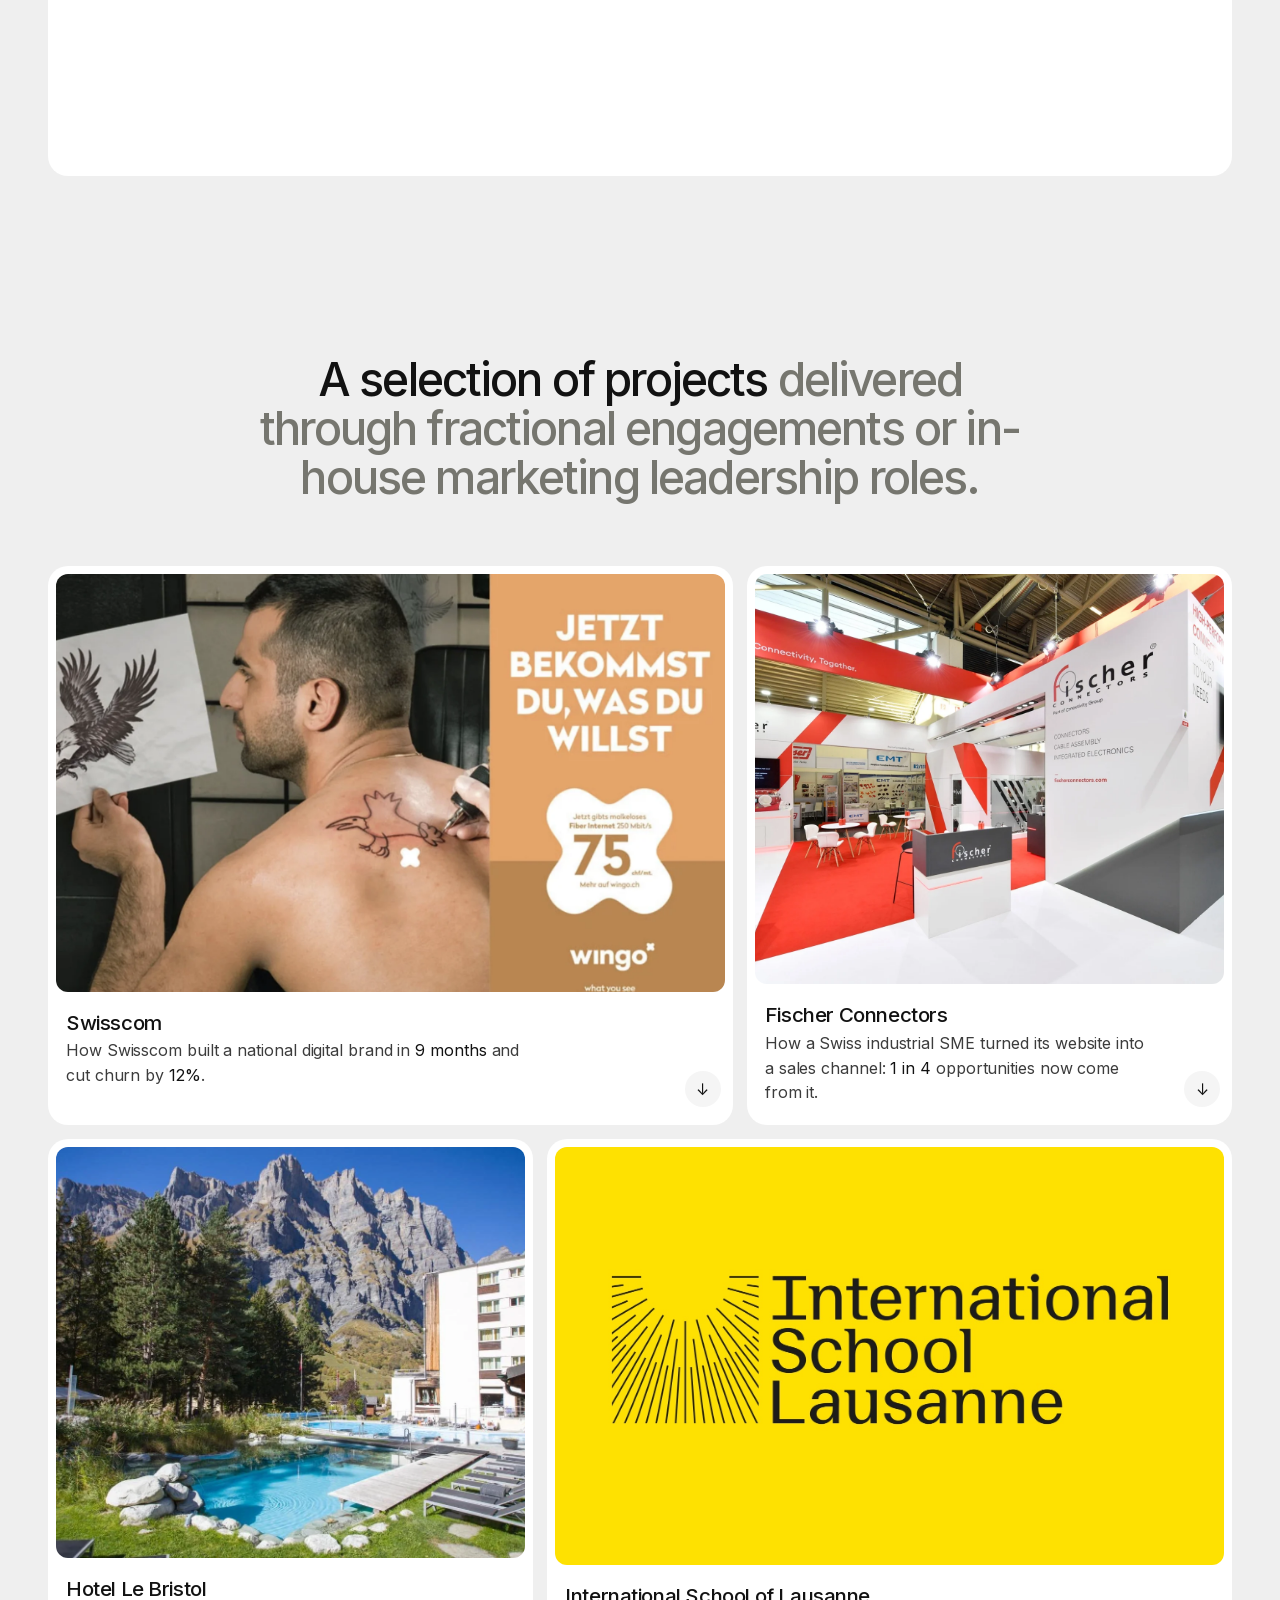
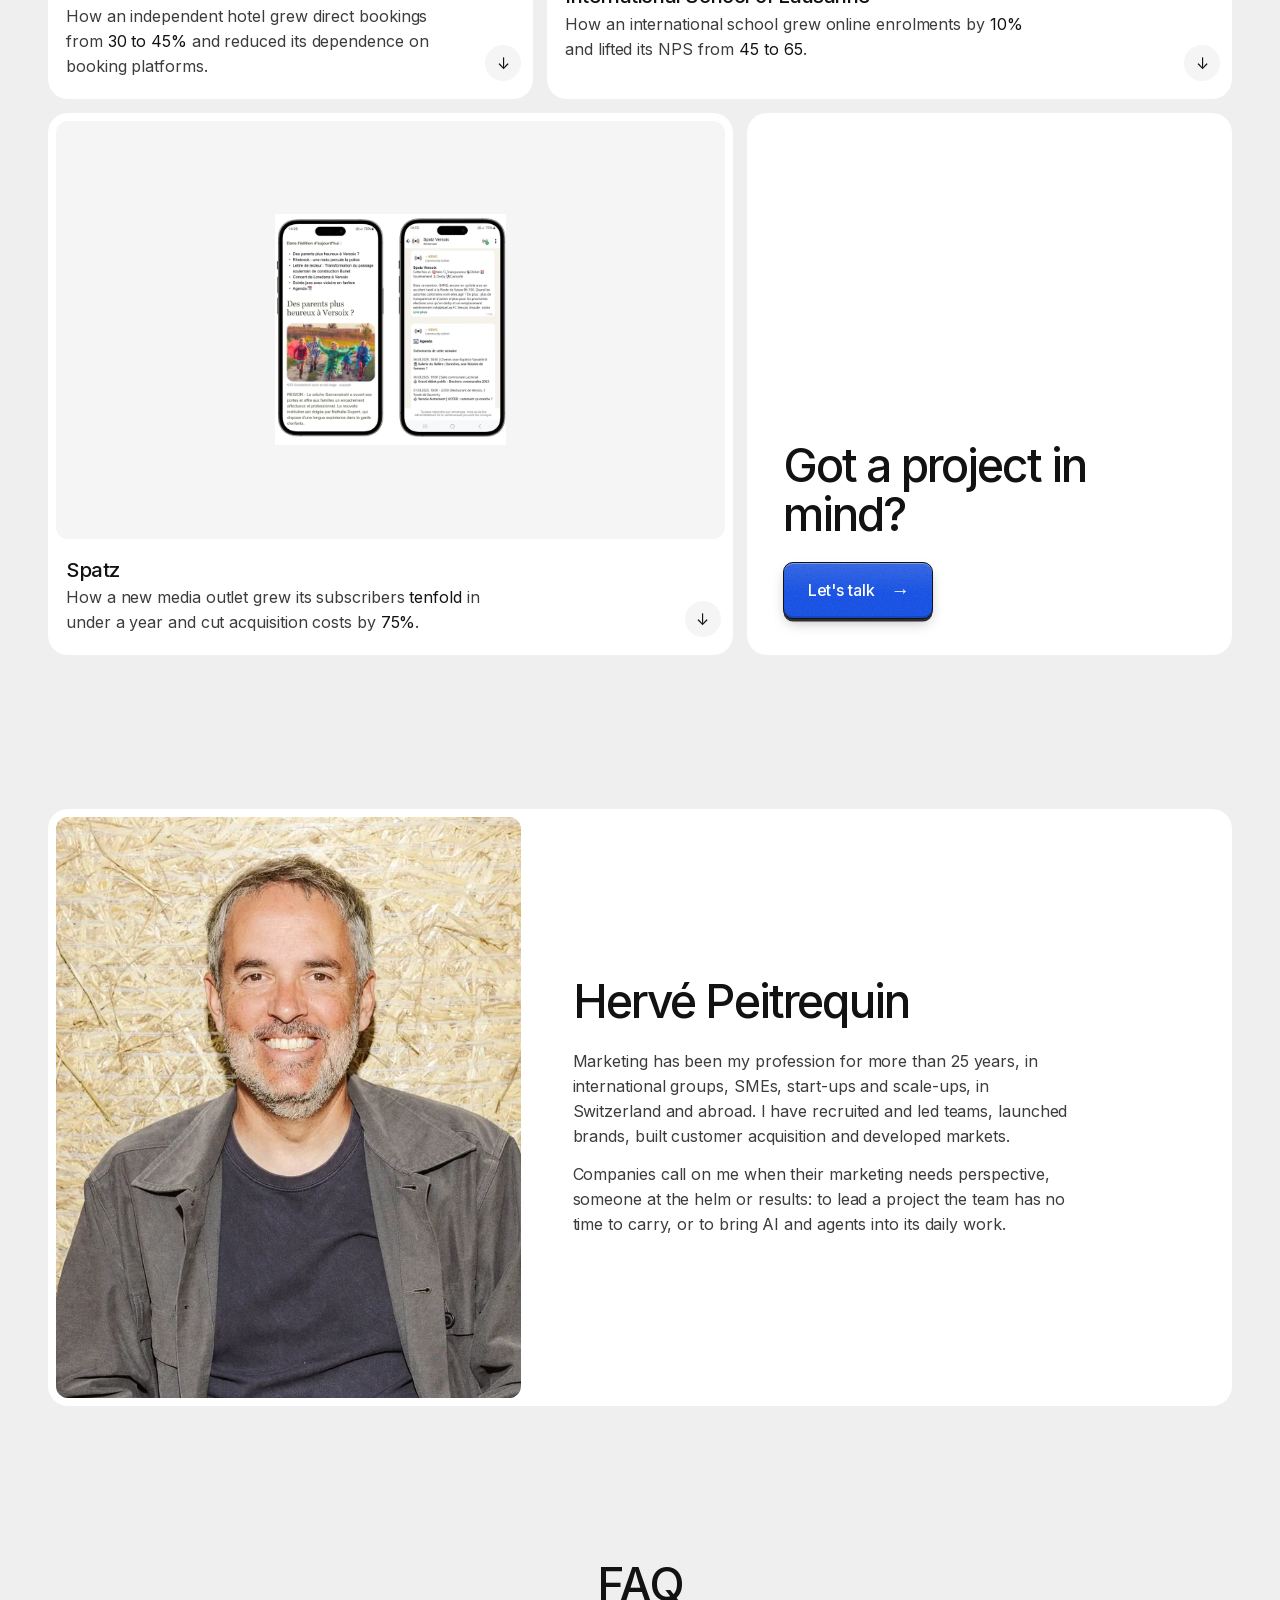
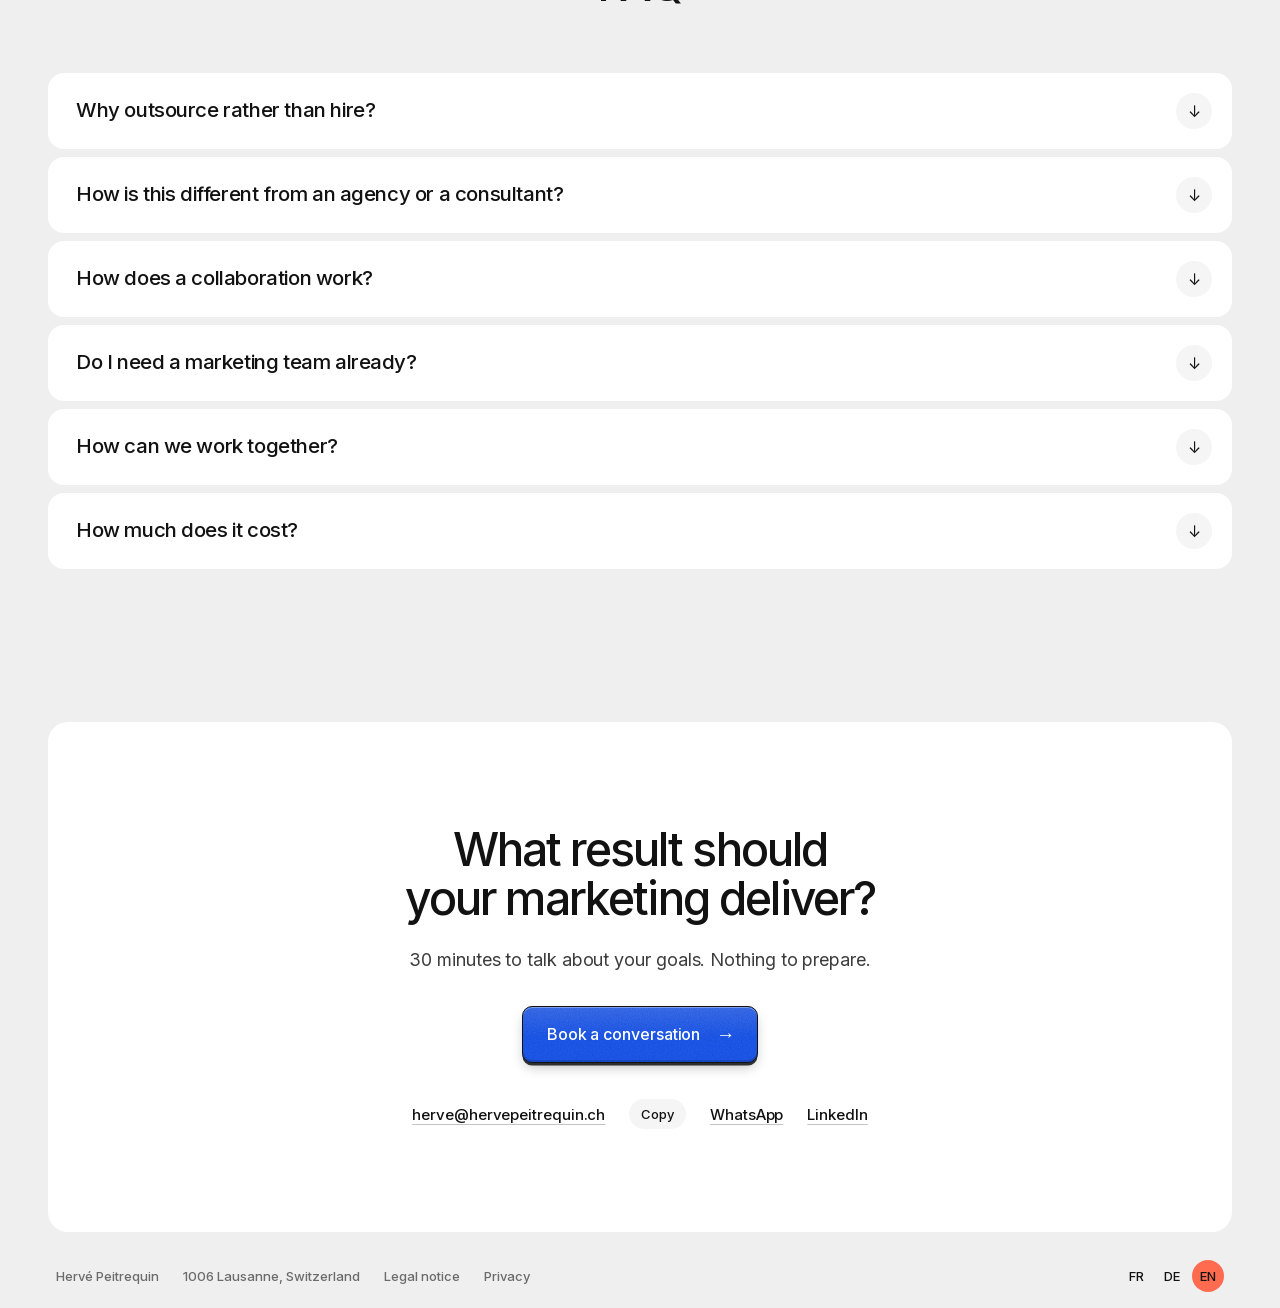
<file: en/index.html>
<!DOCTYPE html>
<html lang="en">
<head>
<meta name="robots" content="noindex">
<meta charset="UTF-8">
<meta name="viewport" content="width=device-width, initial-scale=1.0">
<title>Fractional Marketing Leadership in Switzerland | Hervé Peitrequin</title>
<meta name="description" content="Experienced marketing leadership, embedded in your team a few days a month, without creating a position. For SMEs operating in French- and German-speaking Switzerland.">
<meta property="og:title" content="Fractional Marketing Leadership in Switzerland | Hervé Peitrequin">
<meta property="og:description" content="Experienced marketing leadership, embedded in your team a few days a month, without creating a position. For SMEs operating in French- and German-speaking Switzerland.">
<meta property="og:type" content="website">
<meta property="og:image" content="https://marketing-studio-v20.vercel.app/og-v19e.png">
<meta property="og:image:width" content="1200">
<meta property="og:image:height" content="630">
<meta property="og:site_name" content="Hervé Peitrequin">
<meta property="og:locale" content="en">
<link rel="alternate" hreflang="fr" href="https://hervepeitrequin.ch/">
<link rel="alternate" hreflang="de" href="https://hervepeitrequin.ch/de/">
<link rel="alternate" hreflang="en" href="https://hervepeitrequin.ch/en/">
<link rel="alternate" hreflang="x-default" href="https://hervepeitrequin.ch/">
<link rel="icon" href="../favicon.ico?v=29" sizes="any">
<link rel="icon" type="image/svg+xml" href="../favicon-h.svg?v=29">
<link rel="icon" type="image/png" sizes="32x32" href="../favicon-h-32.png?v=29">
<link rel="apple-touch-icon" href="../apple-touch-icon-h.png?v=29">
<link rel="manifest" href="../site.webmanifest">
<meta name="theme-color" content="#EFEFEF">
<script>
/* langue auto : à l'arrivée sur « / », on suit la langue du navigateur
   (fr → reste, de → /de/, sinon → /en/). Un choix manuel dans le menu
   est mémorisé et prime ; la navigation interne ne redirige jamais. */
(function () {
  var CLE = 'langue';
  function lire() { try { return localStorage.getItem(CLE); } catch (e) { return null; } }
  document.addEventListener('click', function (e) {
    var a = e.target.closest && e.target.closest('a.lang');
    if (a) { try { localStorage.setItem(CLE, a.getAttribute('hreflang')); } catch (err) {} }
  });
  return; /* pas de redirection hors de « / » */
  if (/bot|crawl|spider|slurp|preview|facebookexternalhit|whatsapp/i.test(navigator.userAgent)) return;
  try { if (document.referrer && new URL(document.referrer).origin === location.origin) return; } catch (e) {}
  var cible = lire();
  if (!cible) {
    var langs = navigator.languages && navigator.languages.length ? navigator.languages : [navigator.language || ''];
    cible = 'en';
    for (var i = 0; i < langs.length; i++) {
      var l = String(langs[i]).toLowerCase().slice(0, 2);
      if (l === 'fr' || l === 'de' || l === 'en') { cible = l; break; }
    }
  }
  if (cible === 'de') location.replace('/de/' + location.search + location.hash);
  else if (cible === 'en') location.replace('/en/' + location.search + location.hash);
})();
</script>
<link rel="stylesheet" href="../1a.css">
<script type="application/ld+json">
{
  "@context": "https://schema.org",
  "@type": "Person",
  "name": "Hervé Peitrequin",
  "jobTitle": "Fractional Marketing Director",
  "address": { "@type": "PostalAddress", "addressLocality": "Lausanne", "addressCountry": "CH" }
}
</script>
</head>
<body class="v1a">


<!-- le menu-terminal : un petit objet d'interface, centré, collant -->
<nav class="term ui" aria-label="Main navigation">
  <a class="profil" href="#" aria-label="Hervé Peitrequin — back to top">
    <img src="../images/portrait-rond.webp" alt="" width="36" height="36">
    <span class="profil-nom">Hervé Peitrequin</span>
  </a>
  <span class="sep" aria-hidden="true"></span>
  <a href="#projets" data-cible="projets">Projects</a>
  <a href="#a-propos" data-cible="a-propos">About</a>
  <a href="#contact" data-cible="contact">Contact</a>
  <span class="sep" aria-hidden="true"></span>
  <a class="lang" href="../" hreflang="fr" lang="fr">FR</a>
  <a class="lang" href="../de/" hreflang="de" lang="de">DE</a>
  <a class="lang langue-active" href="../en/" hreflang="en" lang="en" aria-current="page">EN</a>
</nav>

<main>

  <!-- hero -->
  <header class="hero">
    <div class="hero-centre">
      <h1 class="display"><span class="ligne">Fractional marketing</span> <span class="ligne gris">leadership.</span></h1>
      <p>Experienced marketing leadership for your SME, embedded in your team for a few hours to a few days a month, or for a project.</p>
      <div class="hero-cta">
        <a class="btn" href="#contact">Let's talk about your goals</a>
      </div>
    </div>
    <div class="hero-logos" role="list" aria-label="References">
      <img role="listitem" src="../images/logos/swisscom.svg" alt="Swisscom">
      <img role="listitem" src="../images/logos/fischer.svg" alt="Fischer Connectors">
      <img role="listitem" src="../images/logos/loreal.svg" alt="L'Oréal">
      <img role="listitem" src="../images/logos/coople.svg" alt="Coople">
      <img role="listitem" src="../images/logos/adecco.svg" alt="Adecco">
      <img role="listitem" src="../images/logos/bulgari.svg" alt="Bulgari">
      <img role="listitem" src="../images/logos/isl.png" alt="International School of Lausanne" class="lg-haut">
      <img role="listitem" src="../images/logos/oxfam.svg" alt="Oxfam" class="lg-haut">
      <img role="listitem" src="../images/logos/vaud.svg" alt="Canton of Vaud" class="lg-vaud">
    </div>
  </header>

  <!-- le marketing accéléré : une carte qui se déplie -->
  <section class="ia" id="marketing-accelere" aria-label="Accelerated marketing">
    <div class="ia-carte rv">
      <button class="ia-tete" type="button" aria-expanded="false" aria-controls="ia-details">
        <span class="ia-texte">Artificial intelligence is transforming marketing. <span class="gris">I integrate AI tools and agents to grow your brand and multiply your teams’ performance.</span></span>
        <span class="ia-fleche" aria-hidden="true">→</span>
      </button>
      <div class="ia-details" id="ia-details">
        <div class="ia-in">
          <h2 class="ia-titre">What I offer</h2>
          <ul class="ia-points">
          <li><h3 class="ia-pt">Spotting the potential</h3><p>Reviewing your marketing tasks, tools and data to see where AI realistically saves time.</p></li>
          <li><h3 class="ia-pt">Workshop with your team</h3><p>Choosing two or three use cases together, setting priorities and defining the first steps.</p></li>
          <li><h3 class="ia-pt">First prototype</h3><p>A first workflow, tested on your real cases, quickly shows whether the idea holds.</p></li>
          <li><h3 class="ia-pt">Agentic workflows</h3><p>Automated reporting, lead follow-up, content adapted into several languages. Each workflow has a clear task and a person who reviews it.</p></li>
          <li><h3 class="ia-pt">Integration with your tools</h3><p>Workflows connect to the tools your team already uses: CRM, website, email, campaign tools.</p></li>
          <li><h3 class="ia-pt">Training and follow-up</h3><p>Your team learns to use, check and adjust these tools. Data protection (Swiss FADP) and usage rules are set from day one.</p></li>
          </ul>
        </div>
      </div>
    </div>
  </section>

  <!-- après les deux slides : défilement normal -->
  <div class="suite">

  <!-- projets : cinq cas dépliables -->
  <section id="projets" data-zone="projets" aria-label="Projects">
    <h2 class="intro rv">A selection of projects <span class="gris">delivered through fractional engagements or in-house marketing leadership roles.</span></h2>
    <div class="bento">

    <article class="box depliable b-7 rv" id="wingo">
      <button class="fermer-btn" aria-controls="d-wingo">Close <span class="croix">×</span></button>
      <button class="box-tete" aria-expanded="false" aria-controls="d-wingo">
        <span class="ui">Swisscom</span>
        <span class="apercu"><img src="../images/projects/wingo.webp" alt="Wingo campaign poster “Jetzt bekommst du, was du willst” in a tattoo parlour" width="1598" height="1128" loading="lazy"></span>
        <p class="accroche">How Swisscom built a national digital brand in <strong>9 months</strong> and cut churn by <strong>12%</strong>.</p>
        <span class="plus fleche" aria-hidden="true">↓</span>
      </button>
      <div class="box-detail" id="d-wingo" aria-hidden="true">
        <div>
          <div class="detail-in">
            <img src="../images/projects/wingo.webp" alt="Wingo campaign poster “Jetzt bekommst du, was du willst” in a tattoo parlour" width="1598" height="1128" loading="lazy">
            <p class="mission">Create and launch a national digital brand.</p>
            <div class="detail-blocs-3">
              <div>
                <h3 class="ui">Challenge</h3>
                <p>Low-cost operators were putting pressure on Swisscom, with a growing risk of losing its most price-sensitive customers. To respond without weakening the main brand, the group needed a distinct offer for the whole Swiss market — fast.</p>
              </div>
              <div>
                <h3 class="ui">Contribution</h3>
                <p>Inside Swisscom: created and launched Wingo in a matter of months — positioning, brand development, a national campaign across the three language regions, agency management and the build-up of a six-person digital team. A retention strategy built on personas and customer journeys then cut churn by 12%.</p>
              </div>
              <div>
                <h3 class="ui">Results</h3>
                <ul class="chiffres">
              <li>Launched a national brand in 9 months</li>
              <li>Reached 25% awareness in the core target within 6 months</li>
              <li>Acquired tens of thousands of customers in the first year</li>
              <li>Cut churn by 12% through the loyalty strategy</li>
                </ul>
              </div>
            </div>
            <section class="campagne" aria-label="The launch campaign">
              <h3 class="ui">The launch campaign</h3>
              <p class="campagne-intro">Developed with the agency Rod, the campaign was designed as one integrated whole across advertising, digital, social media and PR, all built on a single promise: “What you see is what you get”.</p>
              <div class="campagne-phases">
                <figure>
                  <img src="../images/projects/wingo-teasing.webp" alt="Teaser poster “Schluss damit.” marked Coming soon, in a railway station" width="620" height="349" loading="lazy">
                  <figcaption><span class="ui">Phase 1 · Pre-launch teaser</span><p>For one week, an unsigned campaign proclaimed in bold letters “Schluss damit.” (“Enough.”): the online date who looks less fresh than on the profile, the dress that looked better on the model. Several media picked up this gap between promise and reality, which we have all grown used to, before anyone knew who was behind it.</p></figcaption>
                </figure>
                <figure>
                  <img src="../images/projects/wingo-lancement.webp" alt="Wingo launch poster “Schluss damit.”: a real burger next to its packaging photo, fibre internet for 75 francs" width="620" height="295" loading="lazy">
                  <figcaption><span class="ui">Phase 2 · Launch</span><p>On 1 April 2015 the brand revealed itself: Wingo, “What you see is what you get”. No small print, no contract term, plenty of speed and a price with no hidden costs. Posters, print ads, a TV spot, digital and social media all followed the same mechanic: the promise kept, exactly what you see.</p></figcaption>
                </figure>
              </div>
              <figure class="video">
                <div class="video-cadre"><iframe src="https://www.youtube-nocookie.com/embed/JeYMP54jAwg?rel=0" title="Wingo — Wingo hält, was Wingo verspricht" loading="lazy" allow="accelerometer; autoplay; clipboard-write; encrypted-media; gyroscope; picture-in-picture; web-share" referrerpolicy="strict-origin-when-cross-origin" allowfullscreen></iframe></div>
                <figcaption class="ui">The launch spot</figcaption>
              </figure>
            </section>
          </div>
        </div>
      </div>
    </article>

    <article class="box depliable b-5 rv" id="fischer">
      <button class="fermer-btn" aria-controls="d-fischer">Close <span class="croix">×</span></button>
      <button class="box-tete" aria-expanded="false" aria-controls="d-fischer">
        <span class="ui">Fischer Connectors</span>
        <span class="apercu"><img src="../images/projects/fischer-connectors.webp" alt="Fischer Connectors stand at the Electronica trade fair" width="1600" height="1120" loading="lazy"></span>
        <p class="accroche">How a Swiss industrial SME turned its website into a sales channel: <strong>1 in 4</strong> opportunities now come from it.</p>
        <span class="plus fleche" aria-hidden="true">↓</span>
      </button>
      <div class="box-detail" id="d-fischer" aria-hidden="true">
        <div>
          <div class="detail-in">
            <img src="../images/projects/fischer-connectors.webp" alt="Fischer Connectors stand at the Electronica trade fair" width="1600" height="1120" loading="lazy">
            <p class="mission">Turn digital into a sales channel.</p>
            <div class="detail-blocs-3">
              <div>
                <h3 class="ui">Challenge</h3>
                <p>The Swiss industrial SME had internationally recognised products, but its commercial growth still relied largely on traditional channels. Engineers and buyers were searching for their solutions online — and the company couldn't meet them there or convert them into opportunities.</p>
              </div>
              <div>
                <h3 class="ui">Contribution</h3>
                <p>Inside Fischer Connectors: customer interviews, personas, a sharpened positioning and a complete redesign of the digital experience, including a product selector to ease technical choices. Digital became a permanent source of qualified leads for the sales teams.</p>
              </div>
              <div>
                <h3 class="ui">Results</h3>
                <ul class="chiffres">
              <li>Generated 300 qualified enquiries a year for the sales teams</li>
              <li>Made the website the source of one sales opportunity in four</li>
              <li>Reached 40% adoption of the product selector</li>
                </ul>
              </div>
            </div>
          </div>
        </div>
      </div>
    </article>

    <article class="box depliable b-5 rv" id="bristol">
      <button class="fermer-btn" aria-controls="d-bristol">Close <span class="croix">×</span></button>
      <button class="box-tete" aria-expanded="false" aria-controls="d-bristol">
        <span class="ui">Hotel Le Bristol</span>
        <span class="apercu"><img src="../images/projects/hotel-bristol.webp" alt="Thermal baths of Hotel Le Bristol in Leukerbad facing the Gemmi cliffs" width="1280" height="853" loading="lazy"></span>
        <p class="accroche">How an independent hotel grew direct bookings from <strong>30 to 45%</strong> and reduced its dependence on booking platforms.</p>
        <span class="plus fleche" aria-hidden="true">↓</span>
      </button>
      <div class="box-detail" id="d-bristol" aria-hidden="true">
        <div>
          <div class="detail-in">
            <img src="../images/projects/hotel-bristol.webp" alt="Thermal baths of Hotel Le Bristol in Leukerbad facing the Gemmi cliffs" width="1280" height="853" loading="lazy">
            <p class="mission">Grow direct bookings.</p>
            <div class="detail-blocs-3">
              <div>
                <h3 class="ui">Challenge</h3>
                <p>A growing share of bookings was being captured by the big platforms, eroding margins and deepening the hotel's dependence on external intermediaries. It needed to take back the guest relationship and grow the share of direct bookings.</p>
              </div>
              <div>
                <h3 class="ui">Contribution</h3>
                <p>Redesigned the booking journey around guests' expectations, improved the hotel's visibility and simplified access to the offer. The new setup strengthened the direct channel and lifted website traffic by 15% after launch.</p>
              </div>
              <div>
                <h3 class="ui">Results</h3>
                <ul class="chiffres">
              <li>Grew direct bookings from 30% to 45% in one year</li>
              <li>Saved tens of thousands of francs in commissions every year</li>
              <li>Lifted website traffic by 15% from launch</li>
                </ul>
              </div>
            </div>
          </div>
        </div>
      </div>
    </article>

    <article class="box depliable b-7 rv" id="isl">
      <button class="fermer-btn" aria-controls="d-isl">Close <span class="croix">×</span></button>
      <button class="box-tete" aria-expanded="false" aria-controls="d-isl">
        <span class="ui">International School of Lausanne</span>
        <span class="apercu apercu-jaune"><img src="../images/projects/isl-logo-jaune-1600.jpg" alt="International School of Lausanne logo, black on yellow, with its sun" width="1600" height="1600" loading="lazy"></span>
        <p class="accroche">How an international school grew online enrolments by <strong>10%</strong> and lifted its NPS from <strong>45 to 65</strong>.</p>
        <span class="plus fleche" aria-hidden="true">↓</span>
      </button>
      <div class="box-detail" id="d-isl" aria-hidden="true">
        <div>
          <div class="detail-in">
            <img class="detail-jaune" src="../images/projects/isl-logo-jaune-1600.jpg" alt="International School of Lausanne logo, black on yellow, with its sun" width="1600" height="1600" loading="lazy">
            <p class="mission">Strengthen the school's appeal to local families.</p>
            <div class="detail-blocs-3">
              <div>
                <h3 class="ui">Challenge</h3>
                <p>Despite an excellent reputation among international families, the school struggled to attract more pupils from the local community. Its image felt institutional and dated — while the experience inside was modern, open and carried by a highly engaged community.</p>
              </div>
              <div>
                <h3 class="ui">Contribution</h3>
                <p>Inside the school: a repositioning built with teachers, pupils and families. The work clarified what made the school different, then translated it into a new identity, new messages and a more coherent digital experience — helping the school attract new families.</p>
              </div>
              <div>
                <h3 class="ui">Results</h3>
                <ul class="chiffres">
              <li>Grew online enrolments by 10%</li>
              <li>Lifted the NPS from 45 to 65</li>
              <li>Increased admission enquiries by 30%</li>
              <li>Grew local families from 15% to 25% of new enrolments</li>
                </ul>
              </div>
            </div>
            <section class="campagne identite" aria-label="The new identity">
              <h3 class="ui">The new identity</h3>
              <p class="campagne-intro">A sun, a typeface and a pattern, used wherever families meet the school: on campus, on merchandise, online.</p>
              <div class="identite-grille">
                <figure>
                  <img src="../images/projects/isl-typographie.jpg" alt="Alphabet of the ISL Semi Serif typeface, white and green on black, with a set of arrows" width="800" height="800" loading="lazy">
                  <figcaption><span class="ui">Identity</span><p>The ISL Semi Serif typeface and its arrows</p></figcaption>
                </figure>
                <figure>
                  <img src="../images/projects/isl-soleil.jpg" alt="Stainless steel plate engraved with the ISL sun, in a campus flowerbed" width="800" height="800" loading="lazy">
                  <figcaption><span class="ui">Identity</span><p>The sun, engraved in steel</p></figcaption>
                </figure>
                <figure>
                  <img src="../images/projects/isl-motif.jpg" alt="Canvas tote bag printed with the green ISL pattern and suns" width="800" height="800" loading="lazy">
                  <figcaption><span class="ui">Identity</span><p>The ISL pattern and its suns on school merchandise</p></figcaption>
                </figure>
                <figure>
                  <img src="../images/projects/isl-signaletique.jpg" alt="Grey wayfinding totem: Auditorium, Reception, Library, Bus Station, with arrows" width="800" height="800" loading="lazy">
                  <figcaption><span class="ui">Campus</span><p>Campus wayfinding</p></figcaption>
                </figure>
                <figure>
                  <img src="../images/projects/isl-ecran.jpg" alt="Information screen listing school events in black, green, orange and blue" width="800" height="800" loading="lazy">
                  <figcaption><span class="ui">Campus</span><p>Information screens, one colour per event</p></figcaption>
                </figure>
                <figure>
                  <img src="../images/projects/isl-mobile.jpg" alt="ISL mobile site on a phone: “People of ISL” and portraits of pupils" width="800" height="800" loading="lazy">
                  <figcaption><span class="ui">Digital</span><p>The mobile site, “People of ISL”</p></figcaption>
                </figure>
              </div>
            </section>
          </div>
        </div>
      </div>
    </article>

    <article class="box depliable b-7 rv" id="spatz">
      <button class="fermer-btn" aria-controls="d-spatz">Close <span class="croix">×</span></button>
      <button class="box-tete" aria-expanded="false" aria-controls="d-spatz">
        <span class="ui">Spatz</span>
        <span class="apercu apercu-contenue"><img src="../images/projects/spatz.webp" alt="Spatz app on two phones: local edition and Versoix listings feed" width="640" height="640" loading="lazy"></span>
        <p class="accroche">How a new media outlet grew its subscribers <strong>tenfold</strong> in under a year and cut acquisition costs by <strong>75%</strong>.</p>
        <span class="plus fleche" aria-hidden="true">↓</span>
      </button>
      <div class="box-detail" id="d-spatz" aria-hidden="true">
        <div>
          <div class="detail-in">
            <img src="../images/projects/spatz.webp" alt="Spatz app on two phones: local edition and Versoix listings feed" width="640" height="640" loading="lazy">
            <p class="mission">Accelerate subscription growth.</p>
            <div class="detail-blocs-3">
              <div>
                <h3 class="ui">Challenge</h3>
                <p>The young media outlet had to prove its business model fast: recruit enough subscribers while keeping acquisition costs in line with the revenue they generate.</p>
              </div>
              <div>
                <h3 class="ui">Contribution</h3>
                <p>As growth manager: a strategy built on testing, rigorous measurement and continuously shifting budgets to the best-performing channels. In under a year, subscribers grew tenfold and acquisition costs fell to a quarter.</p>
              </div>
              <div>
                <h3 class="ui">Results</h3>
                <ul class="chiffres">
              <li>Grew subscribers tenfold in under a year</li>
              <li>Built the base from 1,500 to 15,000 subscribers</li>
              <li>Cut acquisition costs from 8 to 2 francs</li>
                </ul>
              </div>
            </div>
          </div>
        </div>
      </div>
    </article>

      <a class="box box-grad box-cta b-5 rv" href="#contact">
        <p class="cta-titre">Got a project in mind?</p>
        <span class="btn">Let's talk&nbsp;<span class="arr">→</span></span>
      </a>

    </div>
  </section>

  <!-- à propos : une bento dépliable -->
  <section class="apropos" id="a-propos" data-zone="a-propos" aria-label="About">
    <div class="bio-grille">
      <div class="bio-texte rv">
        <div class="bio-tete">
          <img class="bio-photo" src="../images/portrait-serre.webp" alt="Portrait of Hervé Peitrequin" width="667" height="834" loading="lazy">
          <h2 class="titre">Hervé Peitrequin</h2>
        </div>
        <div class="bio-corps" id="bio-corps">
          <p>Marketing has been my profession for more than 25 years, in international groups, SMEs, start-ups and scale-ups, in Switzerland and abroad. I have recruited and led teams, launched brands, built customer acquisition and developed markets.</p>
          <p>Companies call on me when their marketing needs perspective, someone at the helm or results: to lead a project the team has no time to carry, or to bring AI and agents into its daily work.</p>
        </div>
        <button class="bio-plus fleche" type="button" aria-expanded="false" aria-controls="bio-corps" aria-label="Read more">↓</button>
      </div>
    </div>
  </section>

  <!-- FAQ : six bento dépliables -->
  <section class="faq" data-zone="a-propos" aria-label="FAQ">
    <h2 class="titre rv">FAQ</h2>
    <div class="bento">
      <article class="box depliable box-faq rv" id="faq-1">
        <button class="box-tete" aria-expanded="false" aria-controls="d-faq-1">
          <p class="accroche">Why outsource rather than hire?</p>
          <span class="signe fleche" aria-hidden="true">↓</span>
        </button>
        <div class="box-detail" id="d-faq-1" aria-hidden="true">
          <div>
            <div class="detail-in">
              <p>Recruiting a marketing director takes months and commits you for years — for a need that is often neither permanent nor full-time. A fractional engagement can start within days, brings senior experience from day one, and scales or stops as your needs change.</p>
            </div>
          </div>
        </div>
      </article>
      <article class="box depliable box-faq rv" id="faq-2">
        <button class="box-tete" aria-expanded="false" aria-controls="d-faq-2">
          <p class="accroche">How is this different from an agency or a consultant?</p>
          <span class="signe fleche" aria-hidden="true">↓</span>
        </button>
        <div class="box-detail" id="d-faq-2" aria-hidden="true">
          <div>
            <div class="detail-in">
              <p>An agency executes campaigns; a consultant recommends, then leaves. I sit on your side of the table: I set the course, deliver with your teams and agencies, and answer for the results.</p>
            </div>
          </div>
        </div>
      </article>
      <article class="box depliable box-faq rv" id="faq-3">
        <button class="box-tete" aria-expanded="false" aria-controls="d-faq-3">
          <p class="accroche">How does a collaboration work?</p>
          <span class="signe fleche" aria-hidden="true">↓</span>
        </button>
        <div class="box-detail" id="d-faq-3" aria-hidden="true">
          <div>
            <div class="detail-in">
              <p>A first 30-minute conversation about your goals. Then a clear proposal: mission, days per month, target result. Then I embed and we move forward — the engagement adjusts or stops whenever you decide.</p>
            </div>
          </div>
        </div>
      </article>
      <article class="box depliable box-faq rv" id="faq-4">
        <button class="box-tete" aria-expanded="false" aria-controls="d-faq-4">
          <p class="accroche">Do I need a marketing team already?</p>
          <span class="signe fleche" aria-hidden="true">↓</span>
        </button>
        <div class="box-detail" id="d-faq-4" aria-hidden="true">
          <div>
            <div class="detail-in">
              <p>No. If you have one, I lead it and help it grow. If you don't, I work with your agencies and partners — or build the lean setup you need.</p>
            </div>
          </div>
        </div>
      </article>
      <article class="box depliable box-faq rv" id="faq-5">
        <button class="box-tete" aria-expanded="false" aria-controls="d-faq-5">
          <p class="accroche">How can we work together?</p>
          <span class="signe fleche" aria-hidden="true">↓</span>
        </button>
        <div class="box-detail" id="d-faq-5" aria-hidden="true">
          <div>
            <div class="detail-in">
              <p>Three formats that can be combined:<br>
              <b>Ongoing</b>: your marketing leadership, a few days a month.<br>
              <b>As a project</b>: a launch or a repositioning, with a start, an end and a goal.<br>
              <b>As a transfer</b>: your team builds skills, with the right tools.<br>
              The first 30-minute conversation is where we choose.</p>
            </div>
          </div>
        </div>
      </article>
      <article class="box depliable box-faq rv" id="faq-6">
        <button class="box-tete" aria-expanded="false" aria-controls="d-faq-6">
          <p class="accroche">How much does it cost?</p>
          <span class="signe fleche" aria-hidden="true">↓</span>
        </button>
        <div class="box-detail" id="d-faq-6" aria-hidden="true">
          <div>
            <div class="detail-in">
              <p>A tailored engagement: you choose the number of days, the duration and the scope, and adjust them as your needs change. The experience of a senior marketing lead for the price of a few days a month, with no full-time salary and no social charges. A costed proposal follows the first conversation.</p>
            </div>
          </div>
        </div>
      </article>
    </div>
  </section>

  <!-- contact -->
  <section class="contact" id="contact" data-zone="contact" aria-label="Contact">
    <div class="centre">
      <h2 class="titre rv">What result should your marketing deliver?</h2>
      <p class="rv">30 minutes to talk about your goals. Nothing to prepare.</p>
      <a class="btn rv" href="#" data-link="booking">Book a conversation&nbsp;<span class="arr">→</span></a>
      <p class="voies rv">
        <a class="lien" href="#" data-link="email" data-courriel>herve (at) hervepeitrequin.ch</a>
        <button class="copier" data-copier="" data-courriel data-copie="Copied ✓">Copy</button>
        <a class="lien" href="#" data-link="whatsapp">WhatsApp</a>
        <a class="lien" href="#" data-link="linkedin">LinkedIn</a>
      </p>
    </div>
    <footer>
      <p class="ui">
        <span>Hervé Peitrequin</span>
        <span>1006 Lausanne, Switzerland</span>
        <a href="../en/legal-notice.html">Legal notice</a>
        <a href="../en/privacy.html">Privacy</a>
        <span class="langues" role="group" aria-label="Language">
          <a class="lang" href="../" hreflang="fr" lang="fr">FR</a>
          <a class="lang" href="../de/" hreflang="de" lang="de">DE</a>
          <a class="lang langue-active" href="../en/" hreflang="en" lang="en" aria-current="page">EN</a>
        </span>
      </p>
    </footer>
  </section>

  </div>

</main>


<script src="../config.js"></script>
<script>
/* the English version adapts the pre-filled WhatsApp message */
window.SITE.whatsapp = "https://wa.me/" + window.SITE.whatsappNumero + "?text=" + encodeURIComponent("Hello, I would like to discuss a marketing project for our organisation.");
</script>
<script src="../home.js"></script>
<script>
/* bio sur mobile : un extrait, la suite au toucher — toute la bento
   ouvre et referme, pas seulement la flèche (un glisser n'est pas un toucher) */
(function () {
  var b = document.querySelector('.bio-plus'), t = document.querySelector('.bio-texte');
  if (!b || !t) return;
  var px = 0, py = 0;
  t.addEventListener('pointerdown', function (e) { px = e.clientX; py = e.clientY; });
  t.addEventListener('click', function (e) {
    if (getComputedStyle(b).display === 'none') return; /* laptop : tout est déjà visible */
    if (e.target.closest('a')) return;
    if (e.detail && (Math.abs(e.clientX - px) > 8 || Math.abs(e.clientY - py) > 8)) return;
    var ouvert = t.classList.toggle('bio-ouverte');
    b.setAttribute('aria-expanded', ouvert ? 'true' : 'false');
  });
})();
</script>

</body>
</html>
</file>
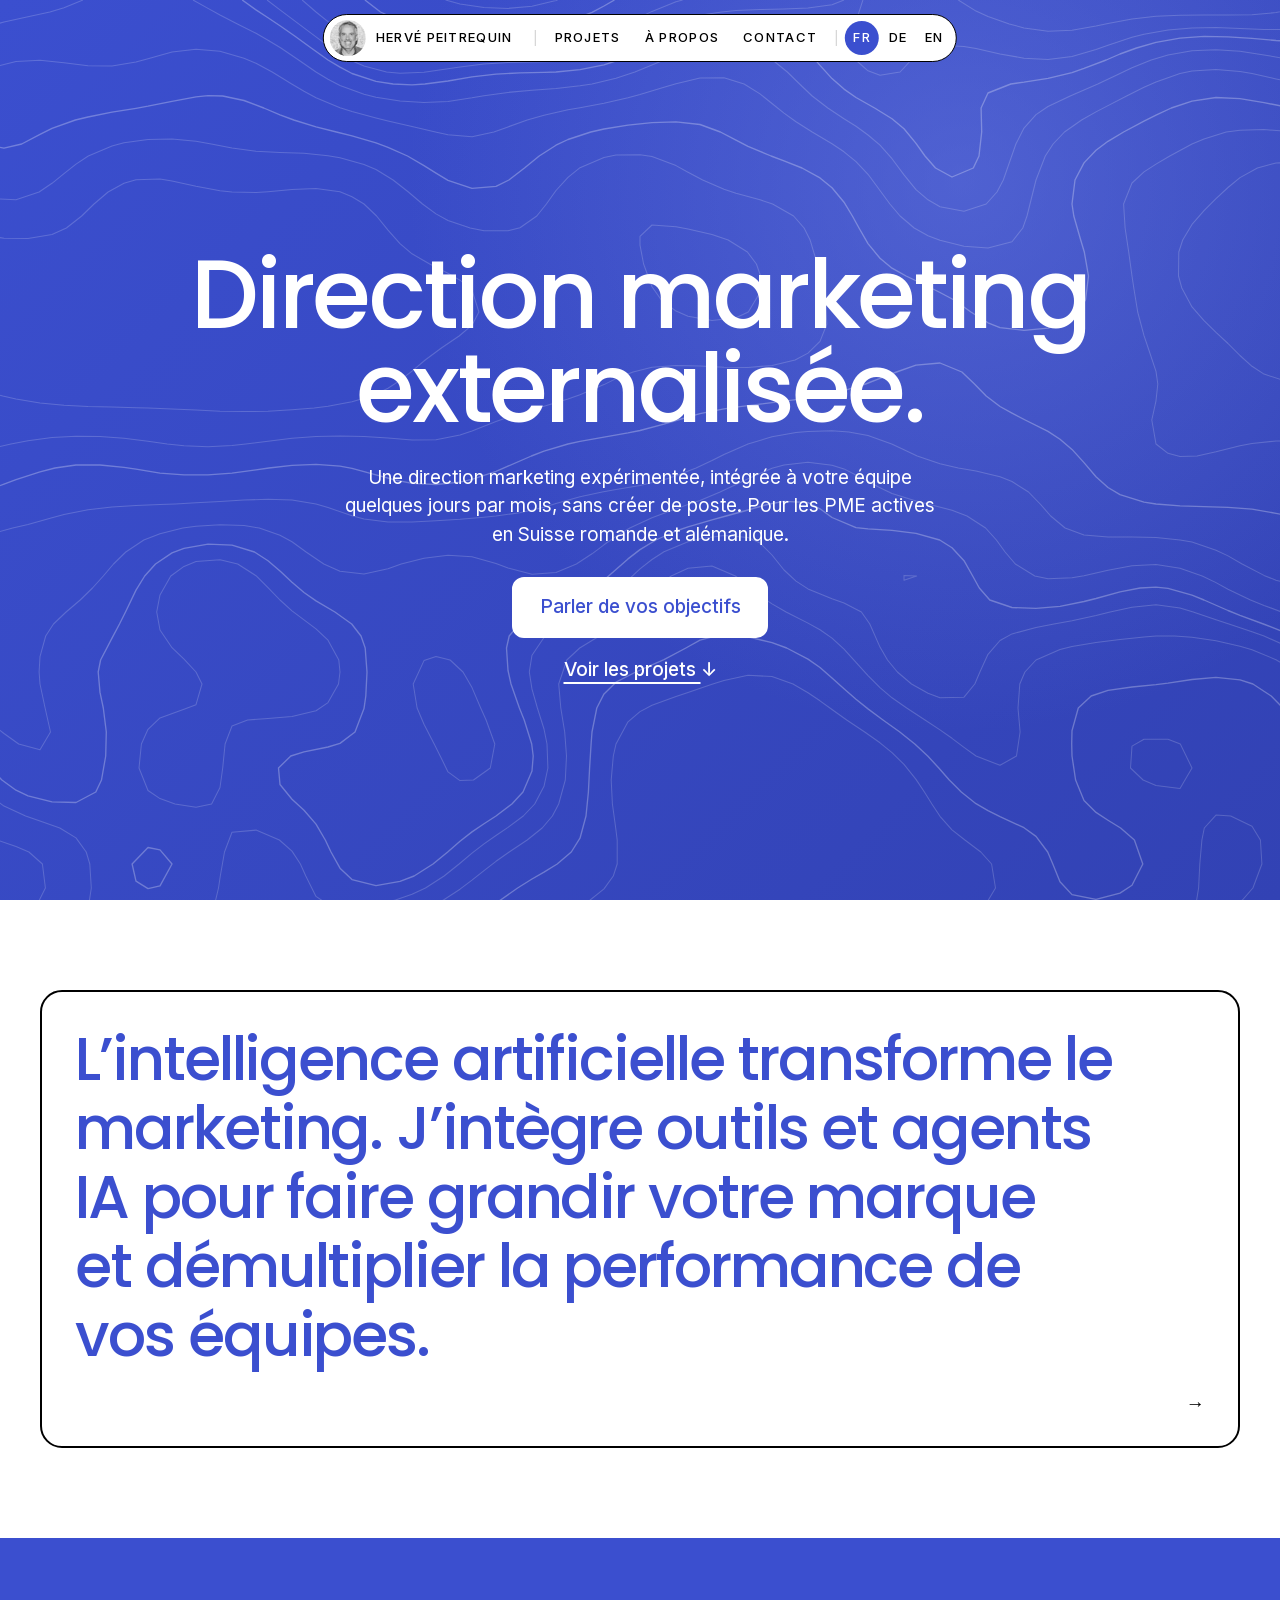
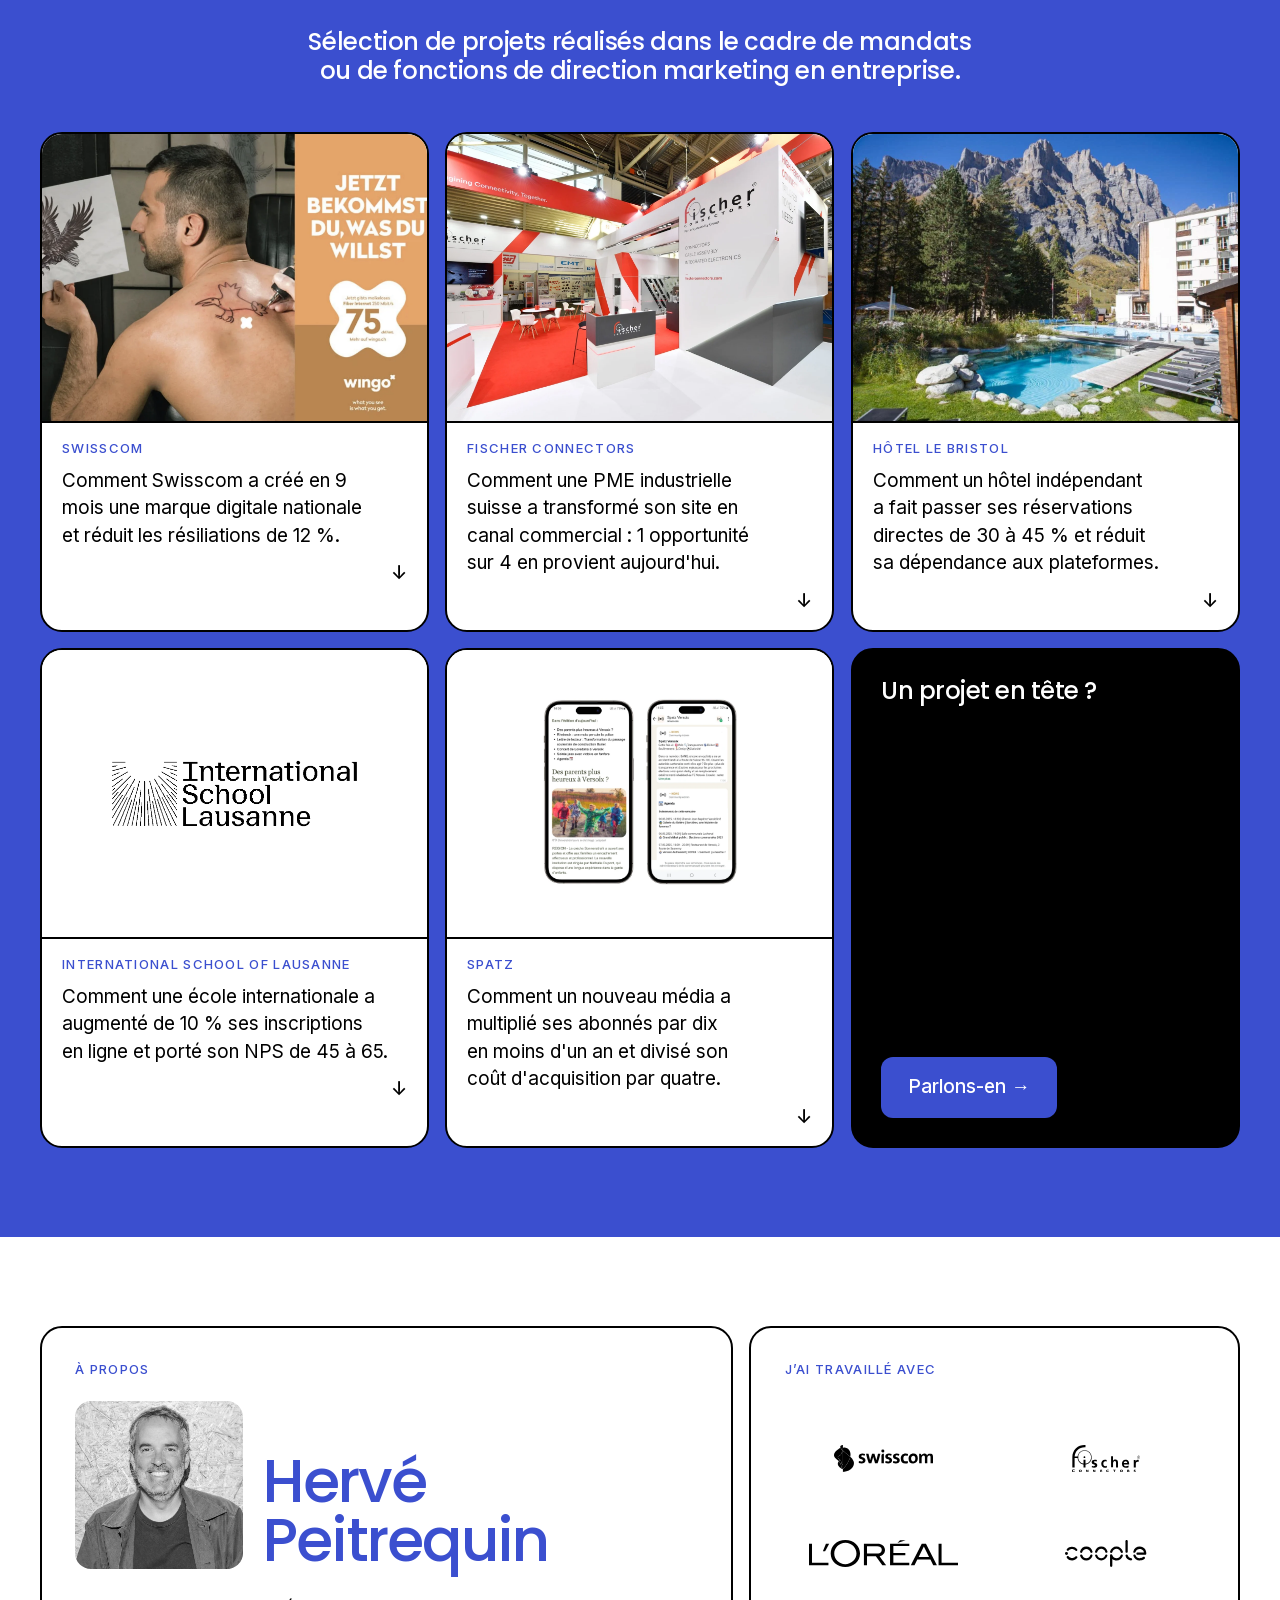
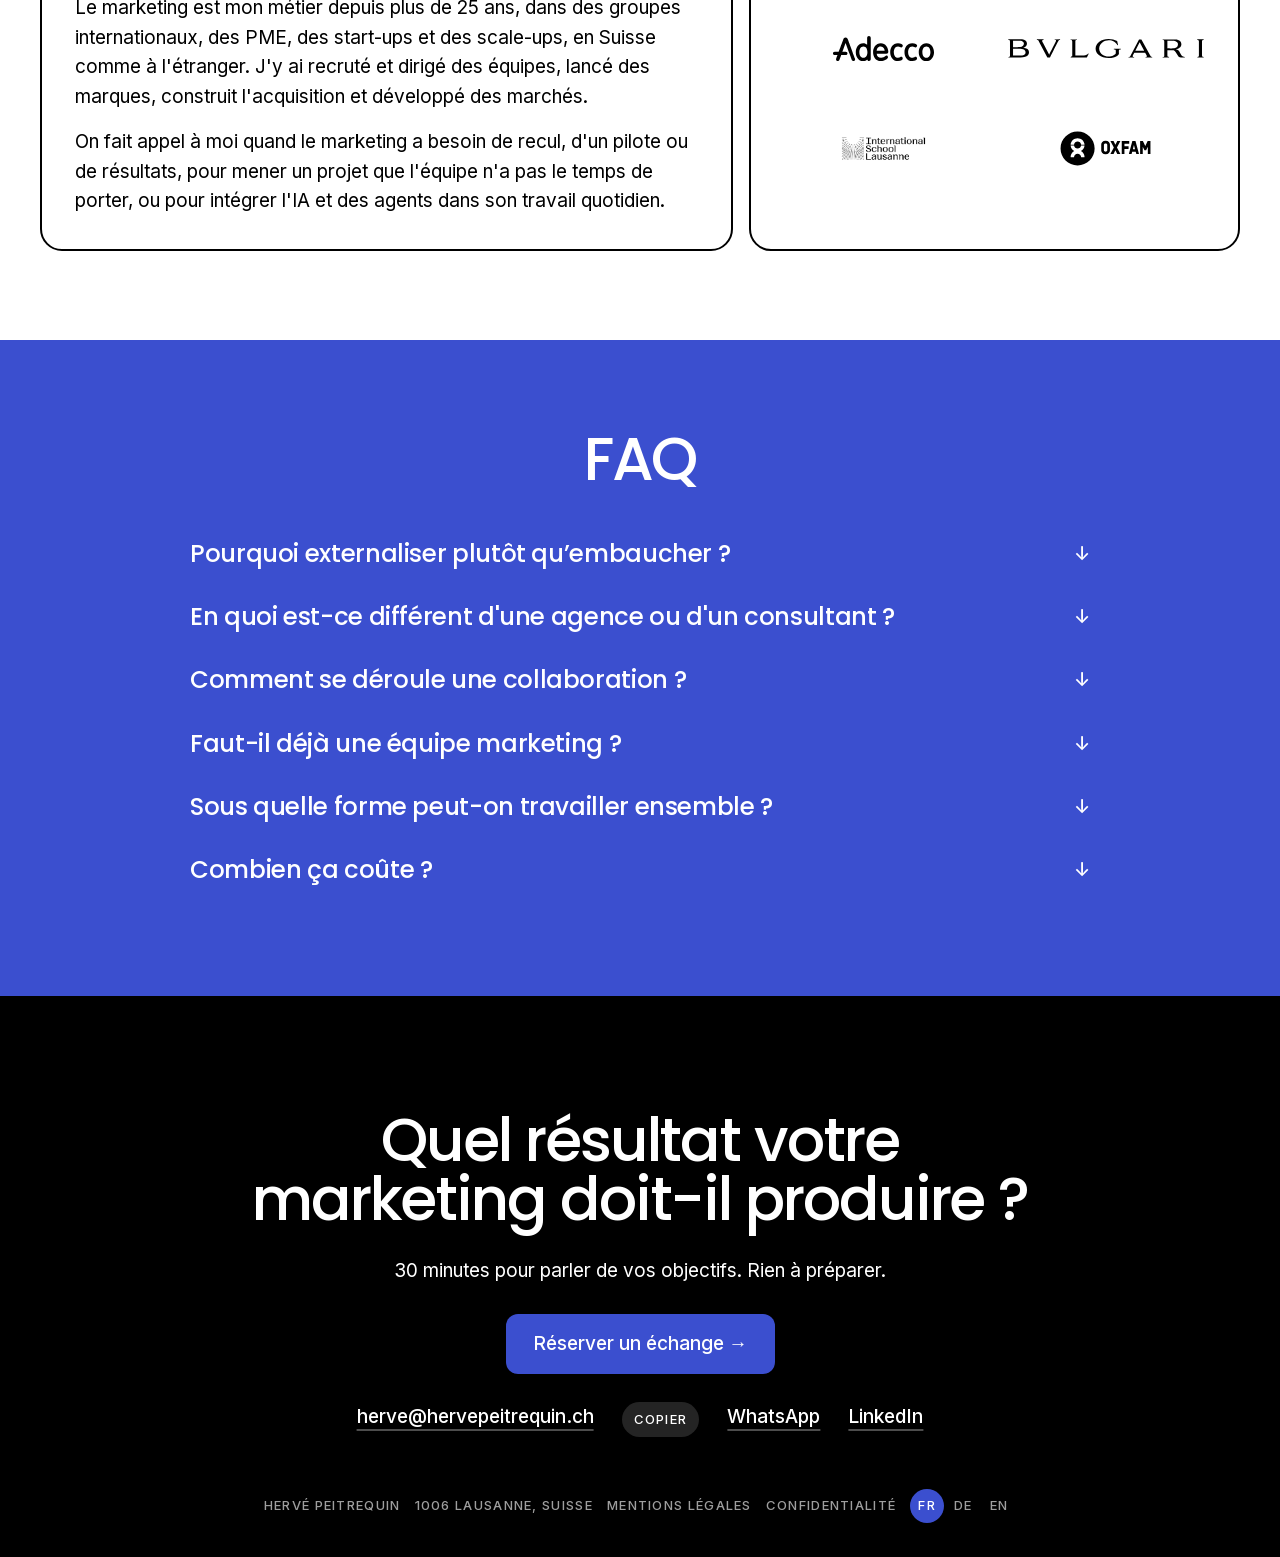
<file: v39-calme/index.html>
<!DOCTYPE html>
<html lang="fr">
<head>
<meta name="robots" content="noindex">
<meta charset="UTF-8">
<meta name="viewport" content="width=device-width, initial-scale=1.0">
<title>Direction marketing externalisée en Suisse romande | Hervé Peitrequin</title>
<meta name="description" content="Une direction marketing expérimentée, intégrée à votre équipe quelques jours par mois, sans créer de poste. Pour les PME actives en Suisse romande et alémanique.">
<meta property="og:title" content="Direction marketing externalisée en Suisse romande | Hervé Peitrequin">
<meta property="og:description" content="Une direction marketing expérimentée, intégrée à votre équipe quelques jours par mois, sans créer de poste. Pour les PME actives en Suisse romande et alémanique.">
<meta property="og:type" content="website">
<meta property="og:image" content="https://marketing-studio-v20.vercel.app/og-v19e.png">
<meta property="og:image:width" content="1200">
<meta property="og:image:height" content="630">
<meta property="og:site_name" content="Hervé Peitrequin">
<meta property="og:locale" content="fr_CH">
<link rel="alternate" hreflang="fr" href="https://hervepeitrequin.ch/">
<link rel="alternate" hreflang="de" href="https://hervepeitrequin.ch/de/">
<link rel="alternate" hreflang="en" href="https://hervepeitrequin.ch/en/">
<link rel="alternate" hreflang="x-default" href="https://hervepeitrequin.ch/">
<link rel="icon" href="favicon.ico?v=29" sizes="any">
<link rel="icon" type="image/svg+xml" href="favicon-h.svg?v=29">
<link rel="icon" type="image/png" sizes="32x32" href="favicon-h-32.png?v=29">
<link rel="apple-touch-icon" href="apple-touch-icon-h.png?v=29">
<link rel="manifest" href="site.webmanifest">
<meta name="theme-color" content="#3B4FCF">
<script>
/* langue auto : à l'arrivée sur « / », on suit la langue du navigateur
   (fr → reste, de → /de/, sinon → /en/). Un choix manuel dans le menu
   est mémorisé et prime ; la navigation interne ne redirige jamais. */
(function () {
  var CLE = 'langue';
  function lire() { try { return localStorage.getItem(CLE); } catch (e) { return null; } }
  document.addEventListener('click', function (e) {
    var a = e.target.closest && e.target.closest('a.lang');
    if (a) { try { localStorage.setItem(CLE, a.getAttribute('hreflang')); } catch (err) {} }
  });
  if (location.pathname !== '/' && location.pathname !== '/index.html') return;
  if (/bot|crawl|spider|slurp|preview|facebookexternalhit|whatsapp/i.test(navigator.userAgent)) return;
  try { if (document.referrer && new URL(document.referrer).origin === location.origin) return; } catch (e) {}
  var cible = lire();
  if (!cible) {
    var langs = navigator.languages && navigator.languages.length ? navigator.languages : [navigator.language || ''];
    cible = 'en';
    for (var i = 0; i < langs.length; i++) {
      var l = String(langs[i]).toLowerCase().slice(0, 2);
      if (l === 'fr' || l === 'de' || l === 'en') { cible = l; break; }
    }
  }
  if (cible === 'de') location.replace('/de/' + location.search + location.hash);
  else if (cible === 'en') location.replace('/en/' + location.search + location.hash);
})();
</script>
<link rel="stylesheet" href="home.css">
<link rel="stylesheet" href="v36.css">
<script type="application/ld+json">
{
  "@context": "https://schema.org",
  "@type": "Person",
  "name": "Hervé Peitrequin",
  "jobTitle": "Direction marketing au mandat",
  "address": { "@type": "PostalAddress", "addressLocality": "Lausanne", "addressCountry": "CH" }
}
</script>
</head>
<body class="v36">

<div class="progression" aria-hidden="true"></div>

<!-- le menu-terminal : un petit objet d'interface, centré, collant -->
<nav class="term ui" aria-label="Navigation principale">
  <a class="profil" href="#" aria-label="Hervé Peitrequin — haut de page">
    <img src="images/portrait-rond.webp" alt="" width="36" height="36">
    <span class="profil-nom">Hervé Peitrequin</span>
  </a>
  <span class="sep" aria-hidden="true"></span>
  <a href="#projets" data-cible="projets">Projets</a>
  <a href="#a-propos" data-cible="a-propos">À propos</a>
  <a href="#contact" data-cible="contact">Contact</a>
  <span class="sep" aria-hidden="true"></span>
  <a class="lang langue-active" href="./" hreflang="fr" lang="fr" aria-current="page">FR</a>
  <a class="lang" href="de/" hreflang="de" lang="de">DE</a>
  <a class="lang" href="en/" hreflang="en" lang="en">EN</a>
</nav>

<main>

  <!-- hero -->
  <header class="hero">
    <div class="hero-centre">
      <h1 class="display"><span class="ligne">Direction marketing</span> <span class="ligne">externalisée.</span></h1>
      <p>Une direction marketing expérimentée, intégrée à votre équipe quelques jours par mois, sans créer de poste. Pour les PME actives en Suisse romande et alémanique.</p>
      <div class="hero-cta">
        <a class="btn" href="#contact">Parler de vos objectifs</a>
        <a class="lien" href="#projets">Voir les projets&nbsp;<span class="arr arr-bas">↓</span></a>
      </div>
    </div>
  </header>

  <!-- le marketing accéléré : une carte qui se déplie -->
  <section class="ia" id="marketing-accelere" aria-label="Le marketing accéléré">
    <div class="ia-carte rv">
      <button class="ia-tete" type="button" aria-expanded="false" aria-controls="ia-details">
        <span class="ia-texte">L’intelligence artificielle transforme le marketing. J’intègre outils et agents IA pour faire grandir votre marque et démultiplier la performance de vos équipes.</span>
        <span class="ia-fleche" aria-hidden="true">→</span>
      </button>
      <div class="ia-details" id="ia-details">
        <div class="ia-in">
          <h2 class="ia-titre">Ce que je propose</h2>
          <ul class="ia-points">
          <li><h3 class="ia-pt">Repérage du potentiel</h3><p>Passer en revue vos tâches marketing, vos outils et vos données, pour voir où l’IA fait gagner du temps de façon réaliste.</p></li>
          <li><h3 class="ia-pt">Atelier avec votre équipe</h3><p>Choisir ensemble deux ou trois cas d’usage, les prioriser et fixer les premières étapes.</p></li>
          <li><h3 class="ia-pt">Premier prototype</h3><p>Un premier workflow, testé sur vos cas réels, montre vite si l’idée tient.</p></li>
          <li><h3 class="ia-pt">Workflows agentiques</h3><p>Reporting automatique, relance des leads, déclinaison des contenus en plusieurs langues. Chaque workflow a une tâche précise et une personne qui relit.</p></li>
          <li><h3 class="ia-pt">Intégration dans vos outils</h3><p>Les workflows sont reliés aux outils que votre équipe utilise déjà&nbsp;: CRM, site, messagerie, outils de campagne.</p></li>
          <li><h3 class="ia-pt">Formation et suivi</h3><p>Votre équipe apprend à utiliser, contrôler et ajuster ces outils. La protection des données (nLPD) et les règles d’usage sont posées dès le départ.</p></li>
          </ul>
        </div>
      </div>
    </div>
  </section>

  <!-- projets : cinq cas dépliables -->
  <section id="projets" data-zone="projets" aria-label="Projets">
    <h2 class="intro rv">Sélection de projets réalisés dans le cadre de mandats ou de fonctions de direction marketing en entreprise.</h2>
    <div class="bento">

    <article class="box depliable b-7 rv" id="wingo">
      <button class="fermer-btn" aria-controls="d-wingo">Fermer <span class="croix">×</span></button>
      <button class="box-tete" aria-expanded="false" aria-controls="d-wingo">
        <span class="ui">Swisscom</span>
        <span class="apercu"><img src="images/projects/wingo.webp" alt="Affiche de la campagne Wingo « Jetzt bekommst du, was du willst » dans un salon de tatouage" width="1598" height="1128" loading="lazy"></span>
        <p class="accroche">Comment Swisscom a créé en <strong>9 mois</strong> une marque digitale nationale et réduit les résiliations de <strong>12&nbsp;%</strong>.</p>
        <span class="plus fleche" aria-hidden="true">↓</span>
      </button>
      <div class="box-detail" id="d-wingo" aria-hidden="true">
        <div>
          <div class="detail-in">
            <img src="images/projects/wingo.webp" alt="Affiche de la campagne Wingo « Jetzt bekommst du, was du willst » dans un salon de tatouage" width="1598" height="1128" loading="lazy">
            <p class="mission">Créer et lancer une marque digitale nationale.</p>
            <div class="detail-blocs-3">
              <div>
                <h3 class="ui">Problème</h3>
                <p>L'arrivée des opérateurs low-cost augmentait la pression sur Swisscom et le risque de perdre les clients les plus sensibles au prix. Pour répondre à cette concurrence sans affaiblir sa marque principale, le groupe devait créer rapidement une offre distincte pour l'ensemble du marché suisse.</p>
              </div>
              <div>
                <h3 class="ui">Intervention</h3>
                <p>Au sein de Swisscom, création et lancement de Wingo en quelques mois : positionnement, développement de la marque, campagne nationale dans les trois régions linguistiques, pilotage des agences et constitution d'une équipe digitale de six spécialistes. Une stratégie de rétention fondée sur les personas et les parcours clients a ensuite permis de réduire le churn de 12 %.</p>
              </div>
              <div>
                <h3 class="ui">Résultats</h3>
                <ul class="chiffres">
              <li>Lancé une marque nationale en 9 mois</li>
              <li>Atteint 25 % de notoriété auprès du cœur de cible en 6 mois</li>
              <li>Acquis plusieurs dizaines de milliers de clients la première année</li>
              <li>Réduit les résiliations de 12 % grâce à la stratégie de fidélisation</li>
                </ul>
              </div>
            </div>
          </div>
        </div>
      </div>
    </article>

    <article class="box depliable b-5 rv" id="fischer">
      <button class="fermer-btn" aria-controls="d-fischer">Fermer <span class="croix">×</span></button>
      <button class="box-tete" aria-expanded="false" aria-controls="d-fischer">
        <span class="ui">Fischer Connectors</span>
        <span class="apercu"><img src="images/projects/fischer-connectors.webp" alt="Stand Fischer Connectors sur le salon Electronica" width="1600" height="1120" loading="lazy"></span>
        <p class="accroche">Comment une PME industrielle suisse a transformé son site en canal commercial&nbsp;: <strong>1 opportunité sur 4</strong> en provient aujourd'hui.</p>
        <span class="plus fleche" aria-hidden="true">↓</span>
      </button>
      <div class="box-detail" id="d-fischer" aria-hidden="true">
        <div>
          <div class="detail-in">
            <img src="images/projects/fischer-connectors.webp" alt="Stand Fischer Connectors sur le salon Electronica" width="1600" height="1120" loading="lazy">
            <p class="mission">Transformer le digital en canal commercial.</p>
            <div class="detail-blocs-3">
              <div>
                <h3 class="ui">Problème</h3>
                <p>Cette PME industrielle suisse disposait de produits reconnus à l'international, mais sa croissance commerciale reposait encore largement sur des canaux traditionnels. Les ingénieurs et les acheteurs recherchaient désormais leurs solutions en ligne, sans que l'entreprise puisse suffisamment les accompagner ni les convertir en opportunités commerciales.</p>
              </div>
              <div>
                <h3 class="ui">Intervention</h3>
                <p>Au sein de Fischer Connectors, interviews clients, création de personas, clarification du positionnement et refonte complète de l'expérience digitale. Un sélecteur de produits a également été développé pour faciliter les choix techniques. Le digital est ainsi devenu un canal permanent de génération de demandes qualifiées pour les équipes commerciales.</p>
              </div>
              <div>
                <h3 class="ui">Résultats</h3>
                <ul class="chiffres">
              <li>Généré 300 demandes qualifiées par an pour les équipes commerciales</li>
              <li>Fait du site la source d'une opportunité commerciale sur quatre</li>
              <li>Atteint 40 % d'utilisation du sélecteur de produits</li>
                </ul>
              </div>
            </div>
          </div>
        </div>
      </div>
    </article>

    <article class="box depliable b-5 rv" id="bristol">
      <button class="fermer-btn" aria-controls="d-bristol">Fermer <span class="croix">×</span></button>
      <button class="box-tete" aria-expanded="false" aria-controls="d-bristol">
        <span class="ui">Hôtel Le Bristol</span>
        <span class="apercu"><img src="images/projects/hotel-bristol.webp" alt="Bains thermaux de l'Hôtel Le Bristol à Loèche-les-Bains face aux falaises de la Gemmi" width="1280" height="853" loading="lazy"></span>
        <p class="accroche">Comment un hôtel indépendant a fait passer ses réservations directes de <strong>30 à 45&nbsp;%</strong> et réduit sa dépendance aux plateformes.</p>
        <span class="plus fleche" aria-hidden="true">↓</span>
      </button>
      <div class="box-detail" id="d-bristol" aria-hidden="true">
        <div>
          <div class="detail-in">
            <img src="images/projects/hotel-bristol.webp" alt="Bains thermaux de l'Hôtel Le Bristol à Loèche-les-Bains face aux falaises de la Gemmi" width="1280" height="853" loading="lazy">
            <p class="mission">Développer les réservations directes.</p>
            <div class="detail-blocs-3">
              <div>
                <h3 class="ui">Problème</h3>
                <p>Une part croissante des réservations était captée par les grandes plateformes, réduisant les marges de l'établissement et renforçant sa dépendance à des intermédiaires externes. L'hôtel devait reprendre le contrôle de sa relation avec les clients et augmenter la part des réservations directes.</p>
              </div>
              <div>
                <h3 class="ui">Intervention</h3>
                <p>Dans le cadre d'un mandat, redéfinition du parcours de réservation autour des attentes des visiteurs, amélioration de la visibilité de l'établissement et simplification de l'accès à l'offre. Le nouveau dispositif a renforcé le canal direct et augmenté de 15 % la fréquentation du site après son lancement.</p>
              </div>
              <div>
                <h3 class="ui">Résultats</h3>
                <ul class="chiffres">
              <li>Porté les réservations directes de 30 % à 45 % en un an</li>
              <li>Économisé des dizaines de milliers de francs de commissions par an</li>
              <li>Augmenté de 15 % la fréquentation du site dès le lancement</li>
                </ul>
              </div>
            </div>
          </div>
        </div>
      </div>
    </article>

    <article class="box depliable b-7 rv" id="isl">
      <button class="fermer-btn" aria-controls="d-isl">Fermer <span class="croix">×</span></button>
      <button class="box-tete" aria-expanded="false" aria-controls="d-isl">
        <span class="ui">International School of Lausanne</span>
        <span class="apercu apercu-contenue"><img src="images/projects/international-school-lausanne.webp" alt="Logo de l'International School of Lausanne" width="1155" height="433" loading="lazy"></span>
        <p class="accroche">Comment une école internationale a augmenté de <strong>10&nbsp;%</strong> ses inscriptions en ligne et porté son NPS de <strong>45 à 65</strong>.</p>
        <span class="plus fleche" aria-hidden="true">↓</span>
      </button>
      <div class="box-detail" id="d-isl" aria-hidden="true">
        <div>
          <div class="detail-in">
            <img src="images/projects/international-school-lausanne.webp" alt="Logo de l'International School of Lausanne" width="1155" height="433" loading="lazy">
            <p class="mission">Renforcer l'attractivité auprès des familles locales.</p>
            <div class="detail-blocs-3">
              <div>
                <h3 class="ui">Problème</h3>
                <p>Malgré une excellente réputation auprès des familles internationales, l'école peinait à recruter davantage d'élèves dans la communauté locale. Son image paraissait institutionnelle et vieillissante, alors que l'expérience vécue à l'interne était moderne, ouverte et portée par une communauté très engagée.</p>
              </div>
              <div>
                <h3 class="ui">Intervention</h3>
                <p>Au sein de l'école, repositionnement à travers une démarche associant professeurs, élèves et familles. Ce travail a permis de préciser ce qui rendait l'établissement différent, puis de le traduire dans une nouvelle identité, de nouveaux messages et une expérience digitale plus cohérente, capables de renforcer son attractivité auprès de nouvelles familles.</p>
              </div>
              <div>
                <h3 class="ui">Résultats</h3>
                <ul class="chiffres">
              <li>Augmenté de 10 % les inscriptions en ligne</li>
              <li>Porté le NPS de 45 à 65</li>
              <li>Augmenté de 30 % les demandes d'admission</li>
              <li>Porté les familles locales de 15 % à 25 % des nouvelles inscriptions</li>
                </ul>
              </div>
            </div>
          </div>
        </div>
      </div>
    </article>

    <article class="box depliable b-7 rv" id="spatz">
      <button class="fermer-btn" aria-controls="d-spatz">Fermer <span class="croix">×</span></button>
      <button class="box-tete" aria-expanded="false" aria-controls="d-spatz">
        <span class="ui">Spatz</span>
        <span class="apercu apercu-contenue"><img src="images/projects/spatz.webp" alt="Application Spatz sur deux téléphones : édition locale et fil d'annonces de Versoix" width="640" height="640" loading="lazy"></span>
        <p class="accroche">Comment un nouveau média a multiplié ses abonnés par <strong>dix</strong> en moins d'un an et divisé son coût d'acquisition par <strong>quatre</strong>.</p>
        <span class="plus fleche" aria-hidden="true">↓</span>
      </button>
      <div class="box-detail" id="d-spatz" aria-hidden="true">
        <div>
          <div class="detail-in">
            <img src="images/projects/spatz.webp" alt="Application Spatz sur deux téléphones : édition locale et fil d'annonces de Versoix" width="640" height="640" loading="lazy">
            <p class="mission">Accélérer la croissance des abonnements.</p>
            <div class="detail-blocs-3">
              <div>
                <h3 class="ui">Problème</h3>
                <p>Ce nouveau média devait rapidement démontrer la viabilité de son modèle économique. Il lui fallait recruter suffisamment d'abonnés tout en maintenant le coût d'acquisition à un niveau compatible avec les revenus générés.</p>
              </div>
              <div>
                <h3 class="ui">Intervention</h3>
                <p>Dans le cadre du growth management, mise en place d'une stratégie fondée sur les tests, la mesure des performances et la réallocation continue des investissements vers les canaux les plus efficaces. En moins d'un an, le nombre d'abonnés a été multiplié par dix et le coût d'acquisition divisé par quatre.</p>
              </div>
              <div>
                <h3 class="ui">Résultats</h3>
                <ul class="chiffres">
              <li>Multiplié les abonnés par dix en moins d'un an</li>
              <li>Porté la base de 1 500 à 15 000 abonnés</li>
              <li>Divisé le coût d'acquisition par quatre, de 8 à 2 francs</li>
                </ul>
              </div>
            </div>
          </div>
        </div>
      </div>
    </article>

      <a class="box box-grad box-cta b-5 rv" href="#contact">
        <p class="cta-titre">Un projet en tête&nbsp;?</p>
        <span class="btn">Parlons-en&nbsp;<span class="arr">→</span></span>
      </a>

    </div>
  </section>

  <!-- à propos : une bento dépliable -->
  <section class="apropos" id="a-propos" data-zone="a-propos" aria-label="À propos">
    <div class="bio-grille">
      <div class="bio-texte rv">
        <span class="ui">À propos</span>
        <div class="bio-tete">
          <img class="bio-photo" src="images/portrait-serre.webp" alt="Portrait d'Hervé Peitrequin" width="667" height="834" loading="lazy">
          <h2 class="titre">Hervé Peitrequin</h2>
        </div>
        <div class="bio-corps" id="bio-corps">
          <p>Le marketing est mon métier depuis plus de 25 ans, dans des groupes internationaux, des PME, des start-ups et des scale-ups, en Suisse comme à l'étranger. J'y ai recruté et dirigé des équipes, lancé des marques, construit l'acquisition et développé des marchés.</p>
          <p>On fait appel à moi quand le marketing a besoin de recul, d'un pilote ou de résultats, pour mener un projet que l'équipe n'a pas le temps de porter, ou pour intégrer l'IA et des agents dans son travail quotidien.</p>
        </div>
        <button class="bio-plus fleche" type="button" aria-expanded="false" aria-controls="bio-corps" aria-label="Lire la suite">↓</button>
      </div>
      <aside class="refs rv" aria-label="Références">
        <span class="ui">J’ai travaillé avec</span>
        <div class="refs-grille">
          <img src="images/logos/swisscom.svg" alt="Swisscom">
          <img src="images/logos/fischer.svg" alt="Fischer Connectors">
          <img src="images/logos/loreal.svg" alt="L'Oréal">
          <img src="images/logos/coople.svg" alt="Coople">
          <img src="images/logos/adecco.svg" alt="Adecco">
          <img src="images/logos/bulgari.svg" alt="Bulgari">
          <img src="images/logos/isl.png" alt="International School of Lausanne" class="lg-haut">
          <img src="images/logos/oxfam.svg" alt="Oxfam" class="lg-haut">
        </div>
      </aside>
    </div>
  </section>

  <!-- FAQ : six bento dépliables -->
  <section class="faq" data-zone="a-propos" aria-label="FAQ">
    <h2 class="titre rv">FAQ</h2>
    <div class="bento">
      <article class="box depliable box-faq rv" id="faq-1">
        <button class="box-tete" aria-expanded="false" aria-controls="d-faq-1">
          <p class="accroche">Pourquoi externaliser plutôt qu’embaucher ?</p>
          <span class="signe fleche" aria-hidden="true">↓</span>
        </button>
        <div class="box-detail" id="d-faq-1" aria-hidden="true">
          <div>
            <div class="detail-in">
              <p>Recruter une direction marketing prend des mois et vous engage sur des années — pour un besoin qui n'est souvent ni permanent, ni à plein temps. Un mandat démarre en quelques jours, apporte d'emblée l'expérience d'un profil senior, et s'ajuste ou s'arrête selon vos besoins.</p>
            </div>
          </div>
        </div>
      </article>
      <article class="box depliable box-faq rv" id="faq-2">
        <button class="box-tete" aria-expanded="false" aria-controls="d-faq-2">
          <p class="accroche">En quoi est-ce différent d'une agence ou d'un consultant ?</p>
          <span class="signe fleche" aria-hidden="true">↓</span>
        </button>
        <div class="box-detail" id="d-faq-2" aria-hidden="true">
          <div>
            <div class="detail-in">
              <p>Une agence exécute des campagnes ; un consultant recommande, puis s'en va. Moi, je m'assieds de votre côté de la table : je fixe le cap, je mets en œuvre avec vos équipes et vos agences, et je réponds des résultats.</p>
            </div>
          </div>
        </div>
      </article>
      <article class="box depliable box-faq rv" id="faq-3">
        <button class="box-tete" aria-expanded="false" aria-controls="d-faq-3">
          <p class="accroche">Comment se déroule une collaboration ?</p>
          <span class="signe fleche" aria-hidden="true">↓</span>
        </button>
        <div class="box-detail" id="d-faq-3" aria-hidden="true">
          <div>
            <div class="detail-in">
              <p>Un premier échange de 30 minutes sur vos objectifs. Puis une offre claire : mission, jours par mois, résultat visé. Ensuite je m'intègre et on avance — l'engagement s'ajuste ou s'arrête quand vous le décidez.</p>
            </div>
          </div>
        </div>
      </article>
      <article class="box depliable box-faq rv" id="faq-4">
        <button class="box-tete" aria-expanded="false" aria-controls="d-faq-4">
          <p class="accroche">Faut-il déjà une équipe marketing ?</p>
          <span class="signe fleche" aria-hidden="true">↓</span>
        </button>
        <div class="box-detail" id="d-faq-4" aria-hidden="true">
          <div>
            <div class="detail-in">
              <p>Non. Si vous en avez une, je la dirige et la fais progresser. Sinon, je m'appuie sur vos agences et partenaires — ou je monte le dispositif minimal qu'il vous faut.</p>
            </div>
          </div>
        </div>
      </article>
      <article class="box depliable box-faq rv" id="faq-5">
        <button class="box-tete" aria-expanded="false" aria-controls="d-faq-5">
          <p class="accroche">Sous quelle forme <span class="insecable">peut-on</span> travailler ensemble ?</p>
          <span class="signe fleche" aria-hidden="true">↓</span>
        </button>
        <div class="box-detail" id="d-faq-5" aria-hidden="true">
          <div>
            <div class="detail-in">
              <p>Trois formats, qui se combinent :<br>
              <b>En continu</b> : votre direction marketing, quelques jours par mois.<br>
              <b>En projet</b> : un lancement ou un repositionnement, avec un début, une fin et un objectif.<br>
              <b>En transfert</b> : votre équipe monte en compétence, avec les bons outils.<br>
              Le premier échange de 30 minutes sert à choisir.</p>
            </div>
          </div>
        </div>
      </article>
      <article class="box depliable box-faq rv" id="faq-6">
        <button class="box-tete" aria-expanded="false" aria-controls="d-faq-6">
          <p class="accroche">Combien ça coûte ?</p>
          <span class="signe fleche" aria-hidden="true">↓</span>
        </button>
        <div class="box-detail" id="d-faq-6" aria-hidden="true">
          <div>
            <div class="detail-in">
              <p>Un mandat sur mesure : vous choisissez le nombre de jours, la durée et le périmètre, et vous les ajustez quand vos besoins changent. L’expérience d’une direction marketing senior au prix de quelques jours par mois, sans salaire à plein temps ni charges sociales. Une proposition chiffrée suit le premier échange.</p>
            </div>
          </div>
        </div>
      </article>
    </div>
  </section>

  <!-- contact -->
  <section class="contact" id="contact" data-zone="contact" aria-label="Contact">
    <div class="centre">
      <h2 class="titre rv">Quel résultat votre marketing <span class="insecable">doit-il</span> produire&nbsp;?</h2>
      <p class="rv">30 minutes pour parler de vos objectifs. Rien à préparer.</p>
      <a class="btn rv" href="#" data-link="booking">Réserver un échange&nbsp;<span class="arr">→</span></a>
      <p class="voies rv">
        <a class="lien" href="#" data-link="email" data-courriel>herve (at) hervepeitrequin.ch</a>
        <button class="copier" data-copier="" data-courriel>Copier</button>
        <a class="lien" href="#" data-link="whatsapp">WhatsApp</a>
        <a class="lien" href="#" data-link="linkedin">LinkedIn</a>
      </p>
    </div>
    <footer>
      <p class="ui">
        <span>Hervé Peitrequin</span>
        <span>1006 Lausanne, Suisse</span>
        <a href="mentions-legales.html">Mentions légales</a>
        <a href="confidentialite.html">Confidentialité</a>
        <span class="langues" role="group" aria-label="Langue">
          <a class="lang langue-active" href="./" hreflang="fr" lang="fr" aria-current="page">FR</a>
          <a class="lang" href="de/" hreflang="de" lang="de">DE</a>
          <a class="lang" href="en/" hreflang="en" lang="en">EN</a>
        </span>
      </p>
    </footer>
  </section>

</main>


<script src="config.js"></script>
<script src="home.js"></script>
<script>
/* bio sur mobile : un extrait, la suite au toucher — toute la bento
   ouvre et referme, pas seulement la flèche (un glisser n'est pas un toucher) */
(function () {
  var b = document.querySelector('.bio-plus'), t = document.querySelector('.bio-texte');
  if (!b || !t) return;
  var px = 0, py = 0;
  t.addEventListener('pointerdown', function (e) { px = e.clientX; py = e.clientY; });
  t.addEventListener('click', function (e) {
    if (getComputedStyle(b).display === 'none') return; /* laptop : tout est déjà visible */
    if (e.target.closest('a')) return;
    if (e.detail && (Math.abs(e.clientX - px) > 8 || Math.abs(e.clientY - py) > 8)) return;
    var ouvert = t.classList.toggle('bio-ouverte');
    b.setAttribute('aria-expanded', ouvert ? 'true' : 'false');
  });
})();
</script>

</body>
</html>
</file>
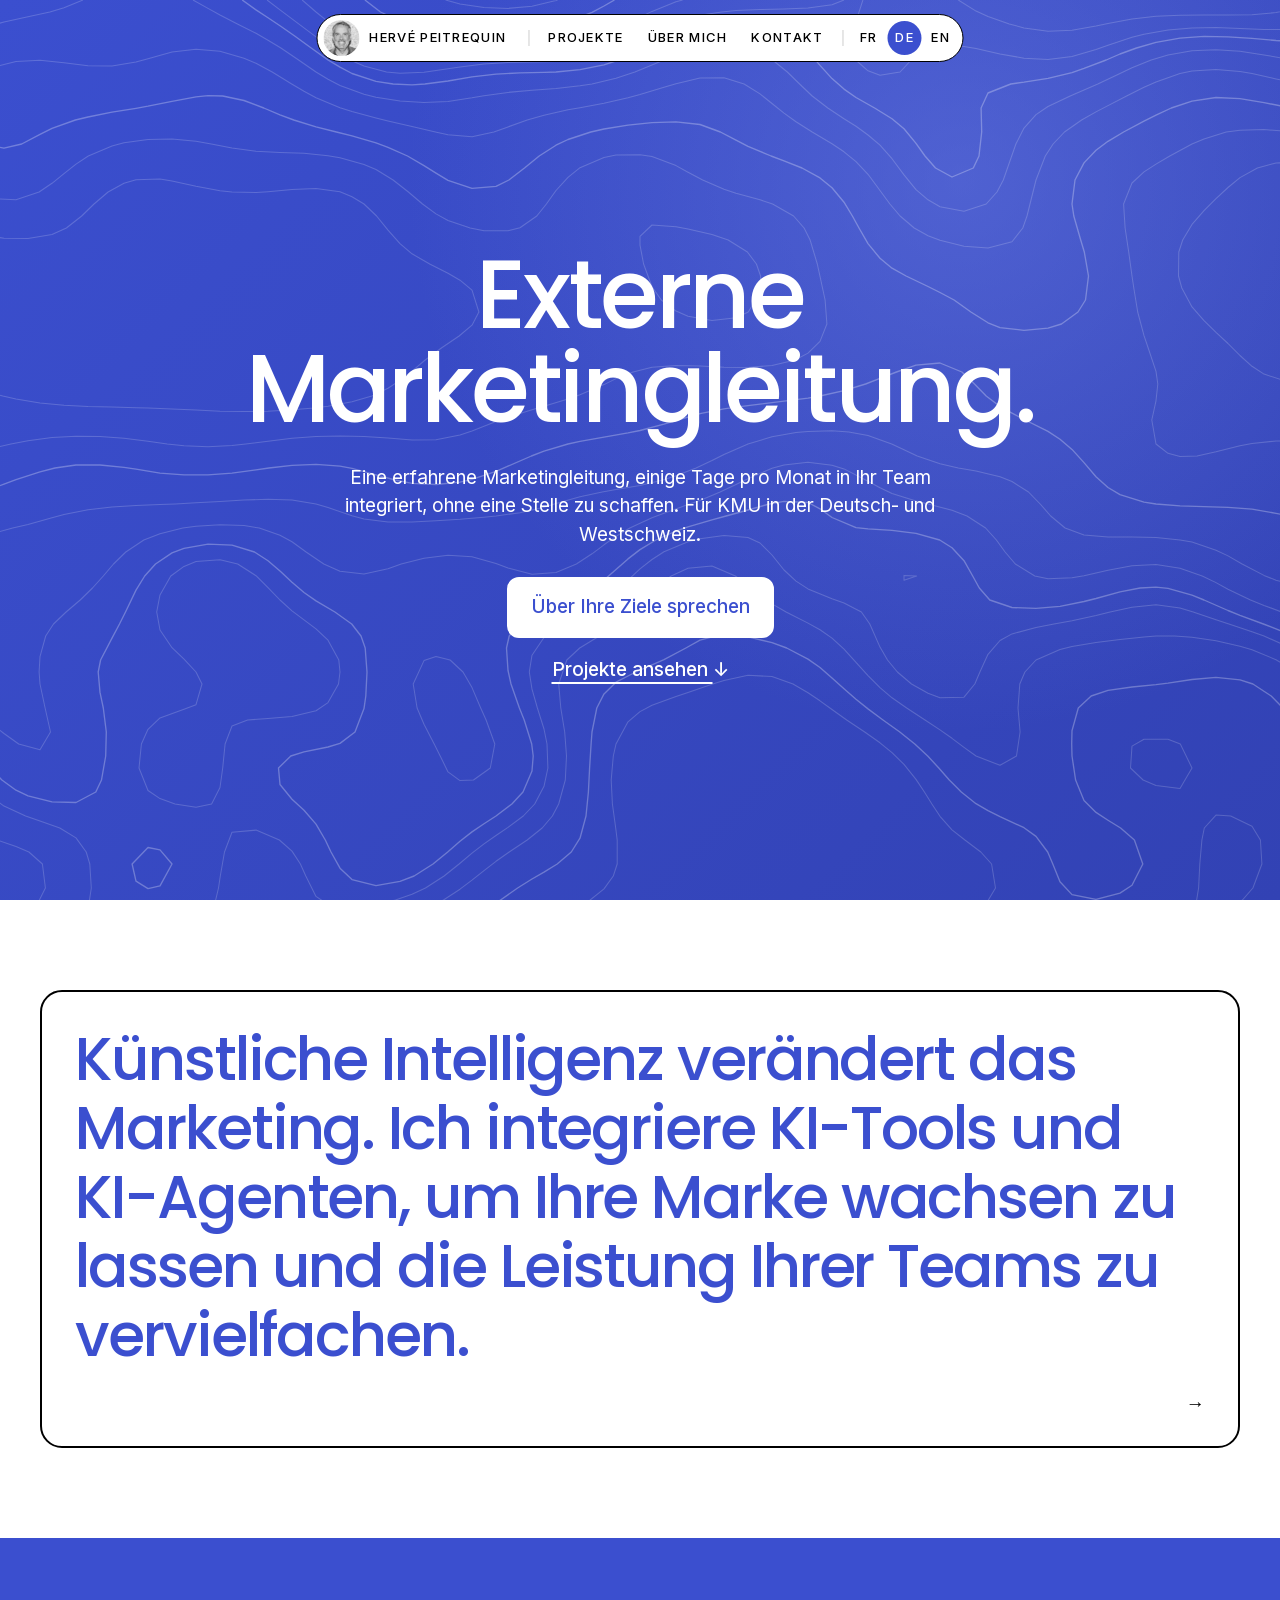
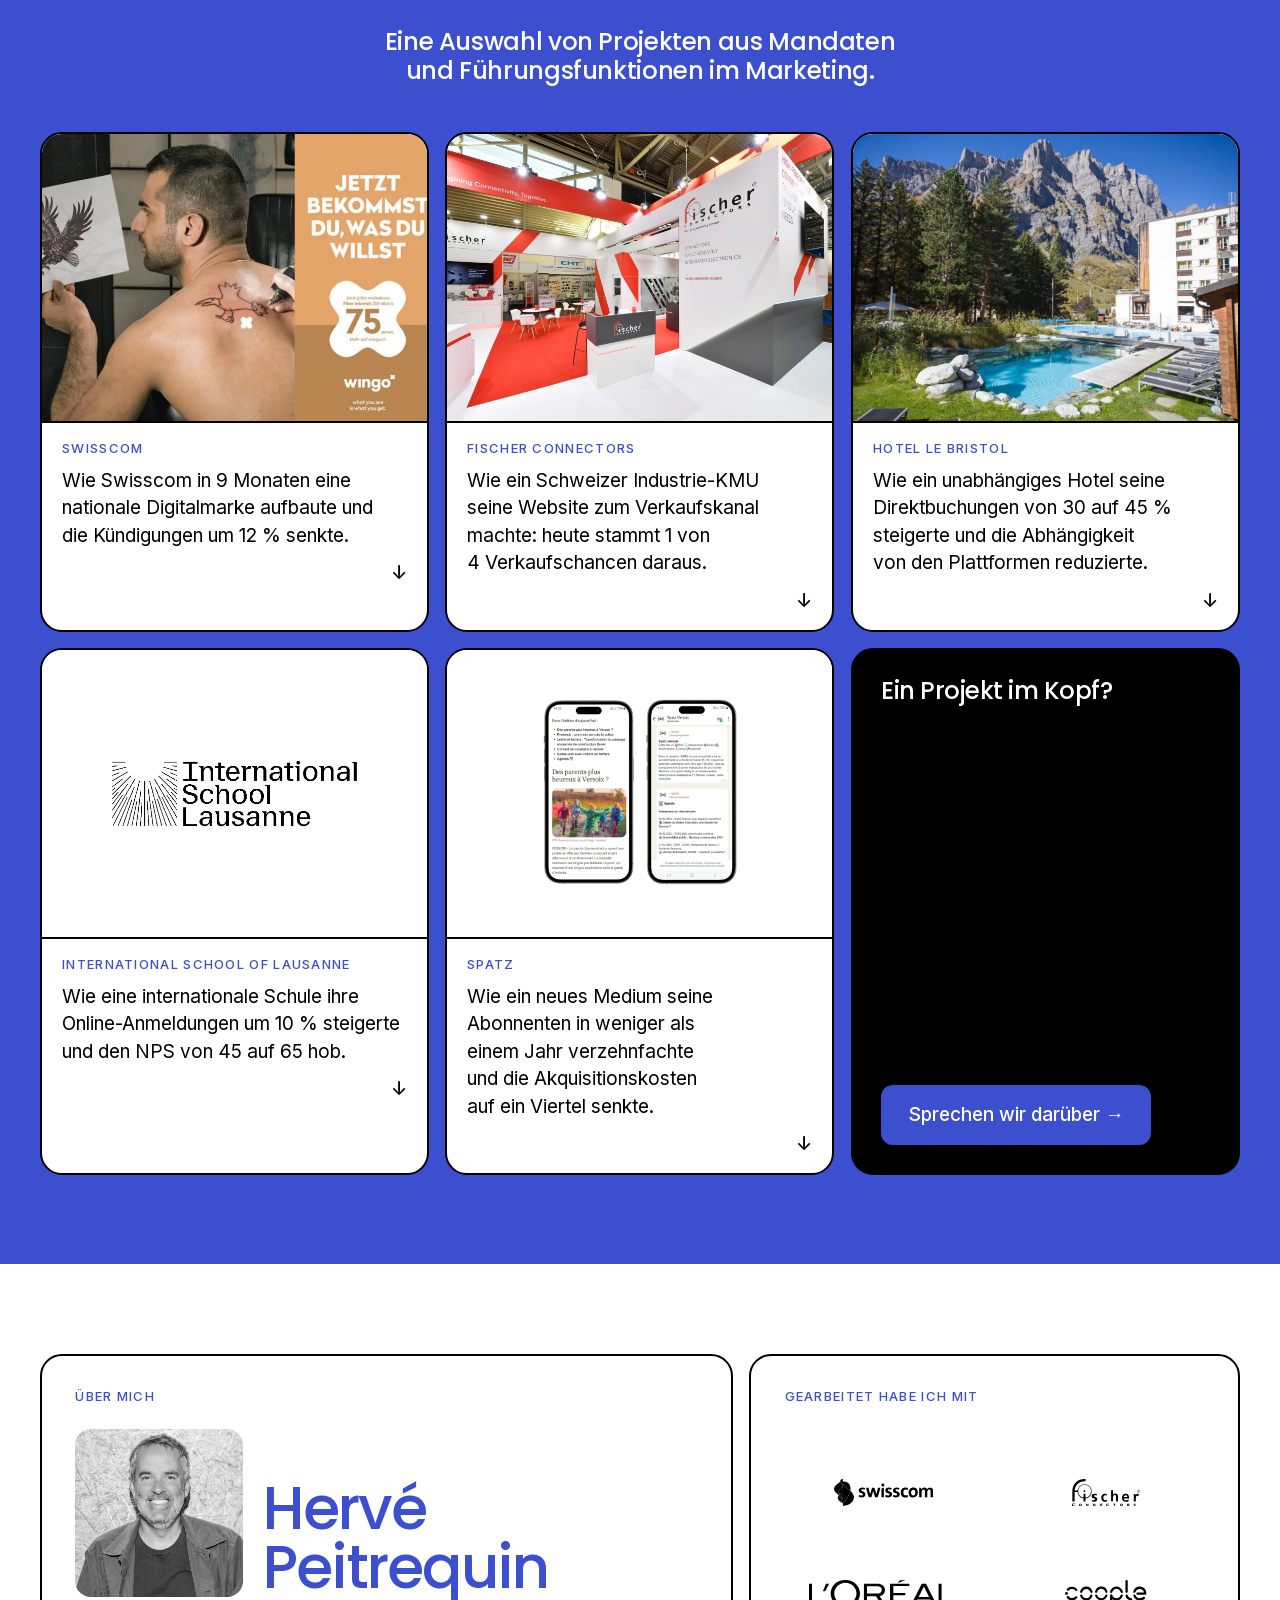
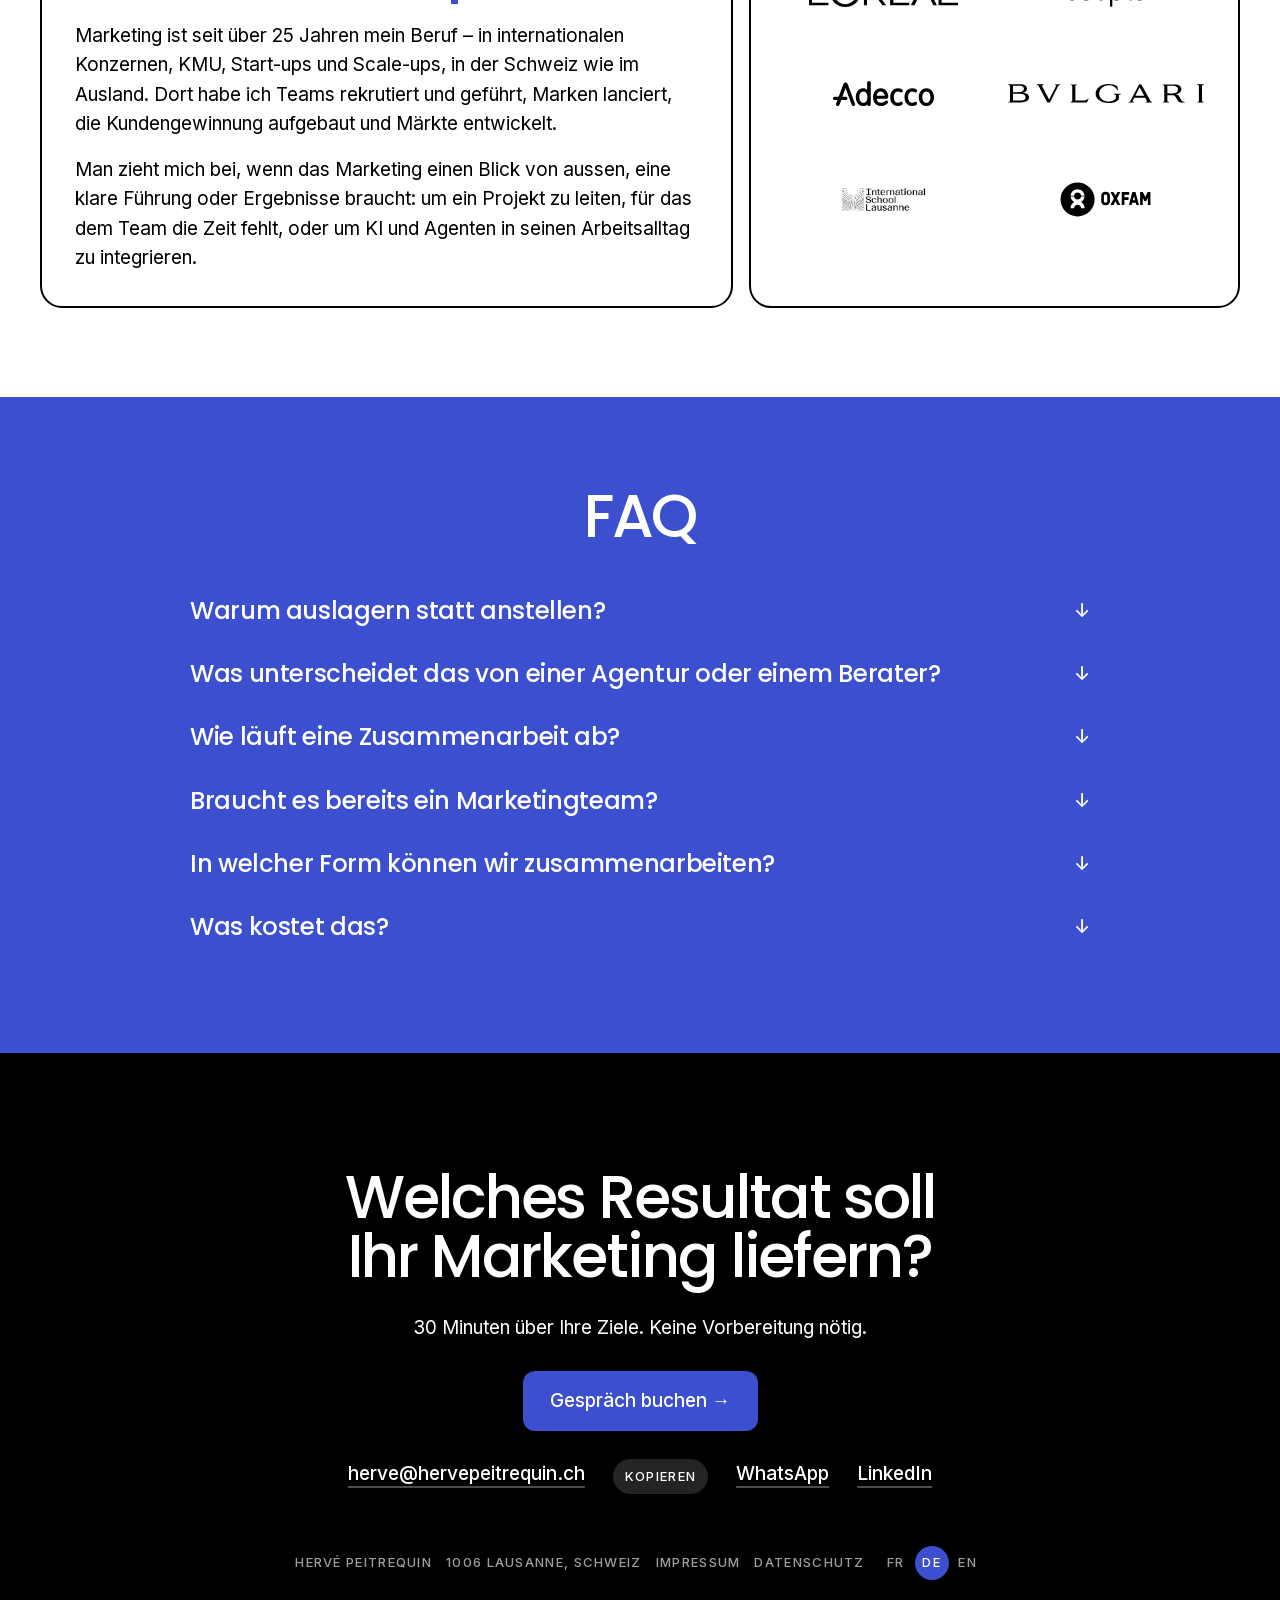
<file: v39-calme/de/index.html>
<!DOCTYPE html>
<html lang="de-CH">
<head>
<meta name="robots" content="noindex">
<meta charset="UTF-8">
<meta name="viewport" content="width=device-width, initial-scale=1.0">
<title>Externe Marketingleitung in der Schweiz | Hervé Peitrequin</title>
<meta name="description" content="Eine erfahrene Marketingleitung, einige Tage pro Monat in Ihr Team integriert, ohne eine Stelle zu schaffen. Für KMU in der Deutsch- und Westschweiz.">
<meta property="og:title" content="Externe Marketingleitung in der Schweiz | Hervé Peitrequin">
<meta property="og:description" content="Eine erfahrene Marketingleitung, einige Tage pro Monat in Ihr Team integriert, ohne eine Stelle zu schaffen. Für KMU in der Deutsch- und Westschweiz.">
<meta property="og:type" content="website">
<meta property="og:image" content="https://marketing-studio-v20.vercel.app/og-v19e.png">
<meta property="og:image:width" content="1200">
<meta property="og:image:height" content="630">
<meta property="og:site_name" content="Hervé Peitrequin">
<meta property="og:locale" content="de_CH">
<link rel="alternate" hreflang="fr" href="https://hervepeitrequin.ch/">
<link rel="alternate" hreflang="de" href="https://hervepeitrequin.ch/de/">
<link rel="alternate" hreflang="en" href="https://hervepeitrequin.ch/en/">
<link rel="alternate" hreflang="x-default" href="https://hervepeitrequin.ch/">
<link rel="icon" href="../favicon.ico?v=29" sizes="any">
<link rel="icon" type="image/svg+xml" href="../favicon-h.svg?v=29">
<link rel="icon" type="image/png" sizes="32x32" href="../favicon-h-32.png?v=29">
<link rel="apple-touch-icon" href="../apple-touch-icon-h.png?v=29">
<link rel="manifest" href="../site.webmanifest">
<meta name="theme-color" content="#3B4FCF">
<script>
/* langue auto : à l'arrivée sur « / », on suit la langue du navigateur
   (fr → reste, de → /de/, sinon → /en/). Un choix manuel dans le menu
   est mémorisé et prime ; la navigation interne ne redirige jamais. */
(function () {
  var CLE = 'langue';
  function lire() { try { return localStorage.getItem(CLE); } catch (e) { return null; } }
  document.addEventListener('click', function (e) {
    var a = e.target.closest && e.target.closest('a.lang');
    if (a) { try { localStorage.setItem(CLE, a.getAttribute('hreflang')); } catch (err) {} }
  });
  return; /* pas de redirection hors de « / » */
  if (/bot|crawl|spider|slurp|preview|facebookexternalhit|whatsapp/i.test(navigator.userAgent)) return;
  try { if (document.referrer && new URL(document.referrer).origin === location.origin) return; } catch (e) {}
  var cible = lire();
  if (!cible) {
    var langs = navigator.languages && navigator.languages.length ? navigator.languages : [navigator.language || ''];
    cible = 'en';
    for (var i = 0; i < langs.length; i++) {
      var l = String(langs[i]).toLowerCase().slice(0, 2);
      if (l === 'fr' || l === 'de' || l === 'en') { cible = l; break; }
    }
  }
  if (cible === 'de') location.replace('/de/' + location.search + location.hash);
  else if (cible === 'en') location.replace('/en/' + location.search + location.hash);
})();
</script>
<link rel="stylesheet" href="../home.css">
<link rel="stylesheet" href="../v36.css">
<script type="application/ld+json">
{
  "@context": "https://schema.org",
  "@type": "Person",
  "name": "Hervé Peitrequin",
  "jobTitle": "Externe Marketingleitung",
  "address": { "@type": "PostalAddress", "addressLocality": "Lausanne", "addressCountry": "CH" }
}
</script>
</head>
<body class="v36">

<div class="progression" aria-hidden="true"></div>

<!-- le menu-terminal : un petit objet d'interface, centré, collant -->
<nav class="term ui" aria-label="Hauptnavigation">
  <a class="profil" href="#" aria-label="Hervé Peitrequin — zum Seitenanfang">
    <img src="../images/portrait-rond.webp" alt="" width="36" height="36">
    <span class="profil-nom">Hervé Peitrequin</span>
  </a>
  <span class="sep" aria-hidden="true"></span>
  <a href="#projets" data-cible="projets">Projekte</a>
  <a href="#a-propos" data-cible="a-propos">Über mich</a>
  <a href="#contact" data-cible="contact">Kontakt</a>
  <span class="sep" aria-hidden="true"></span>
  <a class="lang" href="../" hreflang="fr" lang="fr">FR</a>
  <a class="lang langue-active" href="../de/" hreflang="de" lang="de" aria-current="page">DE</a>
  <a class="lang" href="../en/" hreflang="en" lang="en">EN</a>
</nav>

<main>

  <!-- hero -->
  <header class="hero">
    <div class="hero-centre">
      <h1 class="display"><span class="ligne">Externe</span> <span class="ligne">Marketingleitung.</span></h1>
      <p>Eine erfahrene Marketingleitung, einige Tage pro Monat in Ihr Team integriert, ohne eine Stelle zu schaffen. Für KMU in der Deutsch- und Westschweiz.</p>
      <div class="hero-cta">
        <a class="btn" href="#contact">Über Ihre Ziele sprechen</a>
        <a class="lien" href="#projets">Projekte ansehen&nbsp;<span class="arr arr-bas">↓</span></a>
      </div>
    </div>
  </header>

  <!-- le marketing accéléré : une carte qui se déplie -->
  <section class="ia" id="marketing-accelere" aria-label="Beschleunigtes Marketing">
    <div class="ia-carte rv">
      <button class="ia-tete" type="button" aria-expanded="false" aria-controls="ia-details">
        <span class="ia-texte">Künstliche Intelligenz verändert das Marketing. Ich integriere KI-Tools und KI-Agenten, um Ihre Marke wachsen zu lassen und die Leistung Ihrer Teams zu vervielfachen.</span>
        <span class="ia-fleche" aria-hidden="true">→</span>
      </button>
      <div class="ia-details" id="ia-details">
        <div class="ia-in">
          <h2 class="ia-titre">Was ich anbiete</h2>
          <ul class="ia-points">
          <li><h3 class="ia-pt">Potenzial erkennen</h3><p>Ihre Marketingaufgaben, Tools und Daten durchgehen, um zu sehen, wo KI realistisch Zeit spart.</p></li>
          <li><h3 class="ia-pt">Workshop mit Ihrem Team</h3><p>Gemeinsam zwei oder drei Anwendungsfälle auswählen, priorisieren und die ersten Schritte festlegen.</p></li>
          <li><h3 class="ia-pt">Erster Prototyp</h3><p>Ein erster Workflow, an Ihren echten Fällen getestet, zeigt schnell, ob die Idee trägt.</p></li>
          <li><h3 class="ia-pt">Agentische Workflows</h3><p>Automatisches Reporting, Nachfassen von Leads, Anpassung von Inhalten in mehrere Sprachen. Jeder Workflow hat eine klare Aufgabe und eine Person, die gegenliest.</p></li>
          <li><h3 class="ia-pt">Integration in Ihre Tools</h3><p>Die Workflows sind mit den Tools verbunden, die Ihr Team bereits nutzt: CRM, Website, E-Mail, Kampagnentools.</p></li>
          <li><h3 class="ia-pt">Schulung und Begleitung</h3><p>Ihr Team lernt, diese Tools zu nutzen, zu kontrollieren und anzupassen. Datenschutz (nDSG) und Nutzungsregeln werden von Anfang an festgelegt.</p></li>
          </ul>
        </div>
      </div>
    </div>
  </section>

  <!-- projets : cinq cas dépliables -->
  <section id="projets" data-zone="projets" aria-label="Projekte">
    <h2 class="intro rv">Eine Auswahl von Projekten aus Mandaten und Führungsfunktionen im Marketing.</h2>
    <div class="bento">

    <article class="box depliable b-7 rv" id="wingo">
      <button class="fermer-btn" aria-controls="d-wingo">Schliessen <span class="croix">×</span></button>
      <button class="box-tete" aria-expanded="false" aria-controls="d-wingo">
        <span class="ui">Swisscom</span>
        <span class="apercu"><img src="../images/projects/wingo.webp" alt="Plakat der Wingo-Kampagne «Jetzt bekommst du, was du willst» in einem Tattoo-Studio" width="1598" height="1128" loading="lazy"></span>
        <p class="accroche">Wie Swisscom in <strong>9 Monaten</strong> eine nationale Digitalmarke aufbaute und die Kündigungen um <strong>12&nbsp;%</strong> senkte.</p>
        <span class="plus fleche" aria-hidden="true">↓</span>
      </button>
      <div class="box-detail" id="d-wingo" aria-hidden="true">
        <div>
          <div class="detail-in">
            <img src="../images/projects/wingo.webp" alt="Plakat der Wingo-Kampagne «Jetzt bekommst du, was du willst» in einem Tattoo-Studio" width="1598" height="1128" loading="lazy">
            <p class="mission">Eine nationale Digitalmarke entwickeln und lancieren.</p>
            <div class="detail-blocs-3">
              <div>
                <h3 class="ui">Ausgangslage</h3>
                <p>Mit dem Aufkommen der Billiganbieter stieg der Druck auf Swisscom — und damit das Risiko, die preissensibelsten Kunden zu verlieren. Um dieser Konkurrenz zu begegnen, ohne die Hauptmarke zu schwächen, musste der Konzern rasch ein eigenständiges Angebot für den gesamten Schweizer Markt schaffen.</p>
              </div>
              <div>
                <h3 class="ui">Beitrag</h3>
                <p>Bei Swisscom: Aufbau und Lancierung von Wingo innert weniger Monate — Positionierung, Markenentwicklung, nationale Kampagne in den drei Sprachregionen, Steuerung der Agenturen und Aufbau eines sechsköpfigen Digitalteams. Eine Retentionsstrategie auf Basis von Personas und Customer Journeys senkte anschliessend den Churn um 12&nbsp;%.</p>
              </div>
              <div>
                <h3 class="ui">Resultate</h3>
                <ul class="chiffres">
              <li>Nationale Marke in 9 Monaten lanciert</li>
              <li>25 % Bekanntheit in der Kernzielgruppe nach 6 Monaten</li>
              <li>Mehrere zehntausend Kunden im ersten Jahr gewonnen</li>
              <li>Kündigungen dank Loyalisierungsstrategie um 12 % gesenkt</li>
                </ul>
              </div>
            </div>
          </div>
        </div>
      </div>
    </article>

    <article class="box depliable b-5 rv" id="fischer">
      <button class="fermer-btn" aria-controls="d-fischer">Schliessen <span class="croix">×</span></button>
      <button class="box-tete" aria-expanded="false" aria-controls="d-fischer">
        <span class="ui">Fischer Connectors</span>
        <span class="apercu"><img src="../images/projects/fischer-connectors.webp" alt="Stand von Fischer Connectors an der Messe Electronica" width="1600" height="1120" loading="lazy"></span>
        <p class="accroche">Wie ein Schweizer Industrie-KMU seine Website zum Verkaufskanal machte: heute stammt <strong>1 von 4</strong> Verkaufschancen daraus.</p>
        <span class="plus fleche" aria-hidden="true">↓</span>
      </button>
      <div class="box-detail" id="d-fischer" aria-hidden="true">
        <div>
          <div class="detail-in">
            <img src="../images/projects/fischer-connectors.webp" alt="Stand von Fischer Connectors an der Messe Electronica" width="1600" height="1120" loading="lazy">
            <p class="mission">Digital zum Verkaufskanal machen.</p>
            <div class="detail-blocs-3">
              <div>
                <h3 class="ui">Ausgangslage</h3>
                <p>Das Schweizer Industrieunternehmen verfügte über international anerkannte Produkte, wuchs aber weitgehend über traditionelle Kanäle. Ingenieure und Einkäufer suchten ihre Lösungen längst online — ohne dass das Unternehmen sie dort abholen und in Verkaufschancen verwandeln konnte.</p>
              </div>
              <div>
                <h3 class="ui">Beitrag</h3>
                <p>Bei Fischer Connectors: Kundeninterviews, Personas, Schärfung der Positionierung und komplette Neugestaltung des digitalen Auftritts. Ein Produkt-Selektor erleichtert seither die technische Auswahl. Digital wurde so zum permanenten Kanal für qualifizierte Anfragen an den Verkauf.</p>
              </div>
              <div>
                <h3 class="ui">Resultate</h3>
                <ul class="chiffres">
              <li>300 qualifizierte Anfragen pro Jahr für den Verkauf generiert</li>
              <li>Jede vierte Verkaufschance stammt von der Website</li>
              <li>40 % Nutzung des Produkt-Selektors erreicht</li>
                </ul>
              </div>
            </div>
          </div>
        </div>
      </div>
    </article>

    <article class="box depliable b-5 rv" id="bristol">
      <button class="fermer-btn" aria-controls="d-bristol">Schliessen <span class="croix">×</span></button>
      <button class="box-tete" aria-expanded="false" aria-controls="d-bristol">
        <span class="ui">Hotel Le Bristol</span>
        <span class="apercu"><img src="../images/projects/hotel-bristol.webp" alt="Thermalbäder des Hotels Le Bristol in Leukerbad mit Blick auf die Gemmi-Felswände" width="1280" height="853" loading="lazy"></span>
        <p class="accroche">Wie ein unabhängiges Hotel seine Direktbuchungen von <strong>30 auf 45&nbsp;%</strong> steigerte und die Abhängigkeit von den Plattformen reduzierte.</p>
        <span class="plus fleche" aria-hidden="true">↓</span>
      </button>
      <div class="box-detail" id="d-bristol" aria-hidden="true">
        <div>
          <div class="detail-in">
            <img src="../images/projects/hotel-bristol.webp" alt="Thermalbäder des Hotels Le Bristol in Leukerbad mit Blick auf die Gemmi-Felswände" width="1280" height="853" loading="lazy">
            <p class="mission">Die Direktbuchungen ausbauen.</p>
            <div class="detail-blocs-3">
              <div>
                <h3 class="ui">Ausgangslage</h3>
                <p>Ein wachsender Teil der Buchungen lief über die grossen Plattformen — auf Kosten der Marge und mit zunehmender Abhängigkeit von externen Vermittlern. Das Hotel musste die Beziehung zu seinen Gästen zurückgewinnen und den Anteil der Direktbuchungen erhöhen.</p>
              </div>
              <div>
                <h3 class="ui">Beitrag</h3>
                <p>Im Rahmen eines Mandats: Neugestaltung des Buchungswegs entlang der Erwartungen der Gäste, bessere Sichtbarkeit des Hauses und einfacherer Zugang zum Angebot. Der neue Ansatz stärkte den Direktkanal und steigerte die Besucherzahlen der Website nach dem Start um 15&nbsp;%.</p>
              </div>
              <div>
                <h3 class="ui">Resultate</h3>
                <ul class="chiffres">
              <li>Direktbuchungen innert eines Jahres von 30 auf 45 % gesteigert</li>
              <li>Zehntausende Franken an Kommissionen pro Jahr eingespart</li>
              <li>15 % mehr Website-Besuche ab dem Start</li>
                </ul>
              </div>
            </div>
          </div>
        </div>
      </div>
    </article>

    <article class="box depliable b-7 rv" id="isl">
      <button class="fermer-btn" aria-controls="d-isl">Schliessen <span class="croix">×</span></button>
      <button class="box-tete" aria-expanded="false" aria-controls="d-isl">
        <span class="ui">International School of Lausanne</span>
        <span class="apercu apercu-contenue"><img src="../images/projects/international-school-lausanne.webp" alt="Logo der International School of Lausanne" width="1155" height="433" loading="lazy"></span>
        <p class="accroche">Wie eine internationale Schule ihre Online-Anmeldungen um <strong>10&nbsp;%</strong> steigerte und den NPS von <strong>45 auf 65</strong> hob.</p>
        <span class="plus fleche" aria-hidden="true">↓</span>
      </button>
      <div class="box-detail" id="d-isl" aria-hidden="true">
        <div>
          <div class="detail-in">
            <img src="../images/projects/international-school-lausanne.webp" alt="Logo der International School of Lausanne" width="1155" height="433" loading="lazy">
            <p class="mission">Die Anziehungskraft bei lokalen Familien stärken.</p>
            <div class="detail-blocs-3">
              <div>
                <h3 class="ui">Ausgangslage</h3>
                <p>Trotz ausgezeichnetem Ruf bei internationalen Familien gelang es der Schule kaum, mehr Kinder aus der lokalen Gemeinschaft zu gewinnen. Ihr Auftritt wirkte institutionell und in die Jahre gekommen — während der gelebte Alltag modern, offen und von einer engagierten Gemeinschaft getragen war.</p>
              </div>
              <div>
                <h3 class="ui">Beitrag</h3>
                <p>In der Schule: Neupositionierung in einem Prozess mit Lehrpersonen, Schülerinnen, Schülern und Familien. Die Arbeit schärfte, was die Schule besonders macht — und übersetzte es in eine neue Identität, neue Botschaften und einen kohärenteren digitalen Auftritt mit mehr Anziehungskraft für neue Familien.</p>
              </div>
              <div>
                <h3 class="ui">Resultate</h3>
                <ul class="chiffres">
              <li>10 % mehr Online-Anmeldungen</li>
              <li>NPS von 45 auf 65 gesteigert</li>
              <li>30 % mehr Aufnahmegesuche</li>
              <li>Anteil lokaler Familien an den Neuanmeldungen von 15 auf 25 % erhöht</li>
                </ul>
              </div>
            </div>
          </div>
        </div>
      </div>
    </article>

    <article class="box depliable b-7 rv" id="spatz">
      <button class="fermer-btn" aria-controls="d-spatz">Schliessen <span class="croix">×</span></button>
      <button class="box-tete" aria-expanded="false" aria-controls="d-spatz">
        <span class="ui">Spatz</span>
        <span class="apercu apercu-contenue"><img src="../images/projects/spatz.webp" alt="Spatz-App auf zwei Smartphones: lokale Ausgabe und Anzeigen-Feed von Versoix" width="640" height="640" loading="lazy"></span>
        <p class="accroche">Wie ein neues Medium seine Abonnenten in weniger als einem Jahr <strong>verzehnfachte</strong> und die Akquisitionskosten auf ein <strong>Viertel</strong> senkte.</p>
        <span class="plus fleche" aria-hidden="true">↓</span>
      </button>
      <div class="box-detail" id="d-spatz" aria-hidden="true">
        <div>
          <div class="detail-in">
            <img src="../images/projects/spatz.webp" alt="Spatz-App auf zwei Smartphones: lokale Ausgabe und Anzeigen-Feed von Versoix" width="640" height="640" loading="lazy">
            <p class="mission">Das Abo-Wachstum beschleunigen.</p>
            <div class="detail-blocs-3">
              <div>
                <h3 class="ui">Ausgangslage</h3>
                <p>Das junge Medium musste rasch beweisen, dass sein Geschäftsmodell trägt: genügend Abonnentinnen und Abonnenten gewinnen — zu Akquisitionskosten, die zu den Erträgen passen.</p>
              </div>
              <div>
                <h3 class="ui">Beitrag</h3>
                <p>Im Growth Management: eine Strategie aus Tests, konsequenter Messung und laufender Umschichtung der Budgets in die wirksamsten Kanäle. In weniger als einem Jahr verzehnfachte sich die Abonnentenzahl, die Akquisitionskosten sanken auf einen Viertel.</p>
              </div>
              <div>
                <h3 class="ui">Resultate</h3>
                <ul class="chiffres">
              <li>Abonnenten in weniger als einem Jahr verzehnfacht</li>
              <li>Basis von 1 500 auf 15 000 Abonnenten ausgebaut</li>
              <li>Akquisitionskosten von 8 auf 2 Franken geviertelt</li>
                </ul>
              </div>
            </div>
          </div>
        </div>
      </div>
    </article>

      <a class="box box-grad box-cta b-5 rv" href="#contact">
        <p class="cta-titre">Ein Projekt im Kopf?</p>
        <span class="btn">Sprechen wir darüber&nbsp;<span class="arr">→</span></span>
      </a>

    </div>
  </section>

  <!-- à propos : une bento dépliable -->
  <section class="apropos" id="a-propos" data-zone="a-propos" aria-label="Über mich">
    <div class="bio-grille">
      <div class="bio-texte rv">
        <span class="ui">Über mich</span>
        <div class="bio-tete">
          <img class="bio-photo" src="../images/portrait-serre.webp" alt="Porträt von Hervé Peitrequin" width="667" height="834" loading="lazy">
          <h2 class="titre">Hervé Peitrequin</h2>
        </div>
        <div class="bio-corps" id="bio-corps">
          <p>Marketing ist seit über 25 Jahren mein Beruf – in internationalen Konzernen, KMU, Start-ups und Scale-ups, in der Schweiz wie im Ausland. Dort habe ich Teams rekrutiert und geführt, Marken lanciert, die Kundengewinnung aufgebaut und Märkte entwickelt.</p>
          <p>Man zieht mich bei, wenn das Marketing einen Blick von aussen, eine klare Führung oder Ergebnisse braucht: um ein Projekt zu leiten, für das dem Team die Zeit fehlt, oder um KI und Agenten in seinen Arbeitsalltag zu integrieren.</p>
        </div>
        <button class="bio-plus fleche" type="button" aria-expanded="false" aria-controls="bio-corps" aria-label="Weiterlesen">↓</button>
      </div>
      <aside class="refs rv" aria-label="Referenzen">
        <span class="ui">Gearbeitet habe ich mit</span>
        <div class="refs-grille">
          <img src="../images/logos/swisscom.svg" alt="Swisscom">
          <img src="../images/logos/fischer.svg" alt="Fischer Connectors">
          <img src="../images/logos/loreal.svg" alt="L'Oréal">
          <img src="../images/logos/coople.svg" alt="Coople">
          <img src="../images/logos/adecco.svg" alt="Adecco">
          <img src="../images/logos/bulgari.svg" alt="Bulgari">
          <img src="../images/logos/isl.png" alt="International School of Lausanne" class="lg-haut">
          <img src="../images/logos/oxfam.svg" alt="Oxfam" class="lg-haut">
        </div>
      </aside>
    </div>
  </section>

  <!-- FAQ : six bento dépliables -->
  <section class="faq" data-zone="a-propos" aria-label="FAQ">
    <h2 class="titre rv">FAQ</h2>
    <div class="bento">
      <article class="box depliable box-faq rv" id="faq-1">
        <button class="box-tete" aria-expanded="false" aria-controls="d-faq-1">
          <p class="accroche">Warum auslagern statt anstellen?</p>
          <span class="signe fleche" aria-hidden="true">↓</span>
        </button>
        <div class="box-detail" id="d-faq-1" aria-hidden="true">
          <div>
            <div class="detail-in">
              <p>Eine Marketingleitung zu rekrutieren dauert Monate und bindet Sie über Jahre — für einen Bedarf, der oft weder dauerhaft noch Vollzeit ist. Ein Mandat startet innert weniger Tage, bringt vom ersten Tag an Senior-Erfahrung mit und wird angepasst oder beendet, wie es Ihr Bedarf verlangt.</p>
            </div>
          </div>
        </div>
      </article>
      <article class="box depliable box-faq rv" id="faq-2">
        <button class="box-tete" aria-expanded="false" aria-controls="d-faq-2">
          <p class="accroche">Was unterscheidet das von einer Agentur oder einem Berater?</p>
          <span class="signe fleche" aria-hidden="true">↓</span>
        </button>
        <div class="box-detail" id="d-faq-2" aria-hidden="true">
          <div>
            <div class="detail-in">
              <p>Eine Agentur setzt Kampagnen um; ein Berater empfiehlt — und geht wieder. Ich sitze auf Ihrer Seite des Tisches: Ich gebe die Richtung vor, setze mit Ihren Teams und Agenturen um und stehe für die Resultate gerade.</p>
            </div>
          </div>
        </div>
      </article>
      <article class="box depliable box-faq rv" id="faq-3">
        <button class="box-tete" aria-expanded="false" aria-controls="d-faq-3">
          <p class="accroche">Wie läuft eine Zusammenarbeit ab?</p>
          <span class="signe fleche" aria-hidden="true">↓</span>
        </button>
        <div class="box-detail" id="d-faq-3" aria-hidden="true">
          <div>
            <div class="detail-in">
              <p>Ein erstes Gespräch von 30 Minuten über Ihre Ziele. Dann eine klare Offerte: Auftrag, Tage pro Monat, angestrebtes Resultat. Danach integriere ich mich, und es geht vorwärts — das Engagement wird angepasst oder beendet, sobald Sie es entscheiden.</p>
            </div>
          </div>
        </div>
      </article>
      <article class="box depliable box-faq rv" id="faq-4">
        <button class="box-tete" aria-expanded="false" aria-controls="d-faq-4">
          <p class="accroche">Braucht es bereits ein Marketingteam?</p>
          <span class="signe fleche" aria-hidden="true">↓</span>
        </button>
        <div class="box-detail" id="d-faq-4" aria-hidden="true">
          <div>
            <div class="detail-in">
              <p>Nein. Wenn Sie eines haben, führe ich es und bringe es weiter. Wenn nicht, stütze ich mich auf Ihre Agenturen und Partner — oder baue das schlanke Setup auf, das Sie brauchen.</p>
            </div>
          </div>
        </div>
      </article>
      <article class="box depliable box-faq rv" id="faq-5">
        <button class="box-tete" aria-expanded="false" aria-controls="d-faq-5">
          <p class="accroche">In welcher Form können wir zusammenarbeiten?</p>
          <span class="signe fleche" aria-hidden="true">↓</span>
        </button>
        <div class="box-detail" id="d-faq-5" aria-hidden="true">
          <div>
            <div class="detail-in">
              <p>Drei Formate, die sich kombinieren lassen:<br>
              <b>Laufend</b>: Ihre Marketingleitung, einige Tage pro Monat.<br>
              <b>Als Projekt</b>: eine Lancierung oder eine Neupositionierung, mit Anfang, Ende und Ziel.<br>
              <b>Als Transfer</b>: Ihr Team baut Kompetenzen auf, mit den richtigen Tools.<br>
              Das erste Gespräch von 30 Minuten dient dazu, das passende Format zu wählen.</p>
            </div>
          </div>
        </div>
      </article>
      <article class="box depliable box-faq rv" id="faq-6">
        <button class="box-tete" aria-expanded="false" aria-controls="d-faq-6">
          <p class="accroche">Was kostet das?</p>
          <span class="signe fleche" aria-hidden="true">↓</span>
        </button>
        <div class="box-detail" id="d-faq-6" aria-hidden="true">
          <div>
            <div class="detail-in">
              <p>Ein Mandat nach Mass: Sie wählen die Anzahl Tage, die Dauer und den Umfang – und passen sie an, wenn sich Ihr Bedarf ändert. Die Erfahrung einer Senior-Marketingleitung zum Preis einiger Tage pro Monat, ohne Vollzeitlohn und ohne Sozialabgaben. Ein beziffertes Angebot folgt nach dem ersten Gespräch.</p>
            </div>
          </div>
        </div>
      </article>
    </div>
  </section>

  <!-- contact -->
  <section class="contact" id="contact" data-zone="contact" aria-label="Kontakt">
    <div class="centre">
      <h2 class="titre rv">Welches Resultat soll Ihr Marketing liefern?</h2>
      <p class="rv">30 Minuten über Ihre Ziele. Keine Vorbereitung nötig.</p>
      <a class="btn rv" href="#" data-link="booking">Gespräch buchen&nbsp;<span class="arr">→</span></a>
      <p class="voies rv">
        <a class="lien" href="#" data-link="email" data-courriel>herve (at) hervepeitrequin.ch</a>
        <button class="copier" data-copier="" data-courriel data-copie="Kopiert ✓">Kopieren</button>
        <a class="lien" href="#" data-link="whatsapp">WhatsApp</a>
        <a class="lien" href="#" data-link="linkedin">LinkedIn</a>
      </p>
    </div>
    <footer>
      <p class="ui">
        <span>Hervé Peitrequin</span>
        <span>1006 Lausanne, Schweiz</span>
        <a href="../de/impressum.html">Impressum</a>
        <a href="../de/datenschutz.html">Datenschutz</a>
        <span class="langues" role="group" aria-label="Sprache">
          <a class="lang" href="../" hreflang="fr" lang="fr">FR</a>
          <a class="lang langue-active" href="../de/" hreflang="de" lang="de" aria-current="page">DE</a>
          <a class="lang" href="../en/" hreflang="en" lang="en">EN</a>
        </span>
      </p>
    </footer>
  </section>

</main>


<script src="../config.js"></script>
<script>
/* la version allemande adapte le message WhatsApp pré-rempli */
window.SITE.whatsapp = "https://wa.me/" + window.SITE.whatsappNumero + "?text=" + encodeURIComponent("Guten Tag, ich würde gerne über ein Marketingprojekt für unsere Organisation sprechen.");
</script>
<script src="../home.js"></script>
<script>
/* bio sur mobile : un extrait, la suite au toucher — toute la bento
   ouvre et referme, pas seulement la flèche (un glisser n'est pas un toucher) */
(function () {
  var b = document.querySelector('.bio-plus'), t = document.querySelector('.bio-texte');
  if (!b || !t) return;
  var px = 0, py = 0;
  t.addEventListener('pointerdown', function (e) { px = e.clientX; py = e.clientY; });
  t.addEventListener('click', function (e) {
    if (getComputedStyle(b).display === 'none') return; /* laptop : tout est déjà visible */
    if (e.target.closest('a')) return;
    if (e.detail && (Math.abs(e.clientX - px) > 8 || Math.abs(e.clientY - py) > 8)) return;
    var ouvert = t.classList.toggle('bio-ouverte');
    b.setAttribute('aria-expanded', ouvert ? 'true' : 'false');
  });
})();
</script>

</body>
</html>
</file>
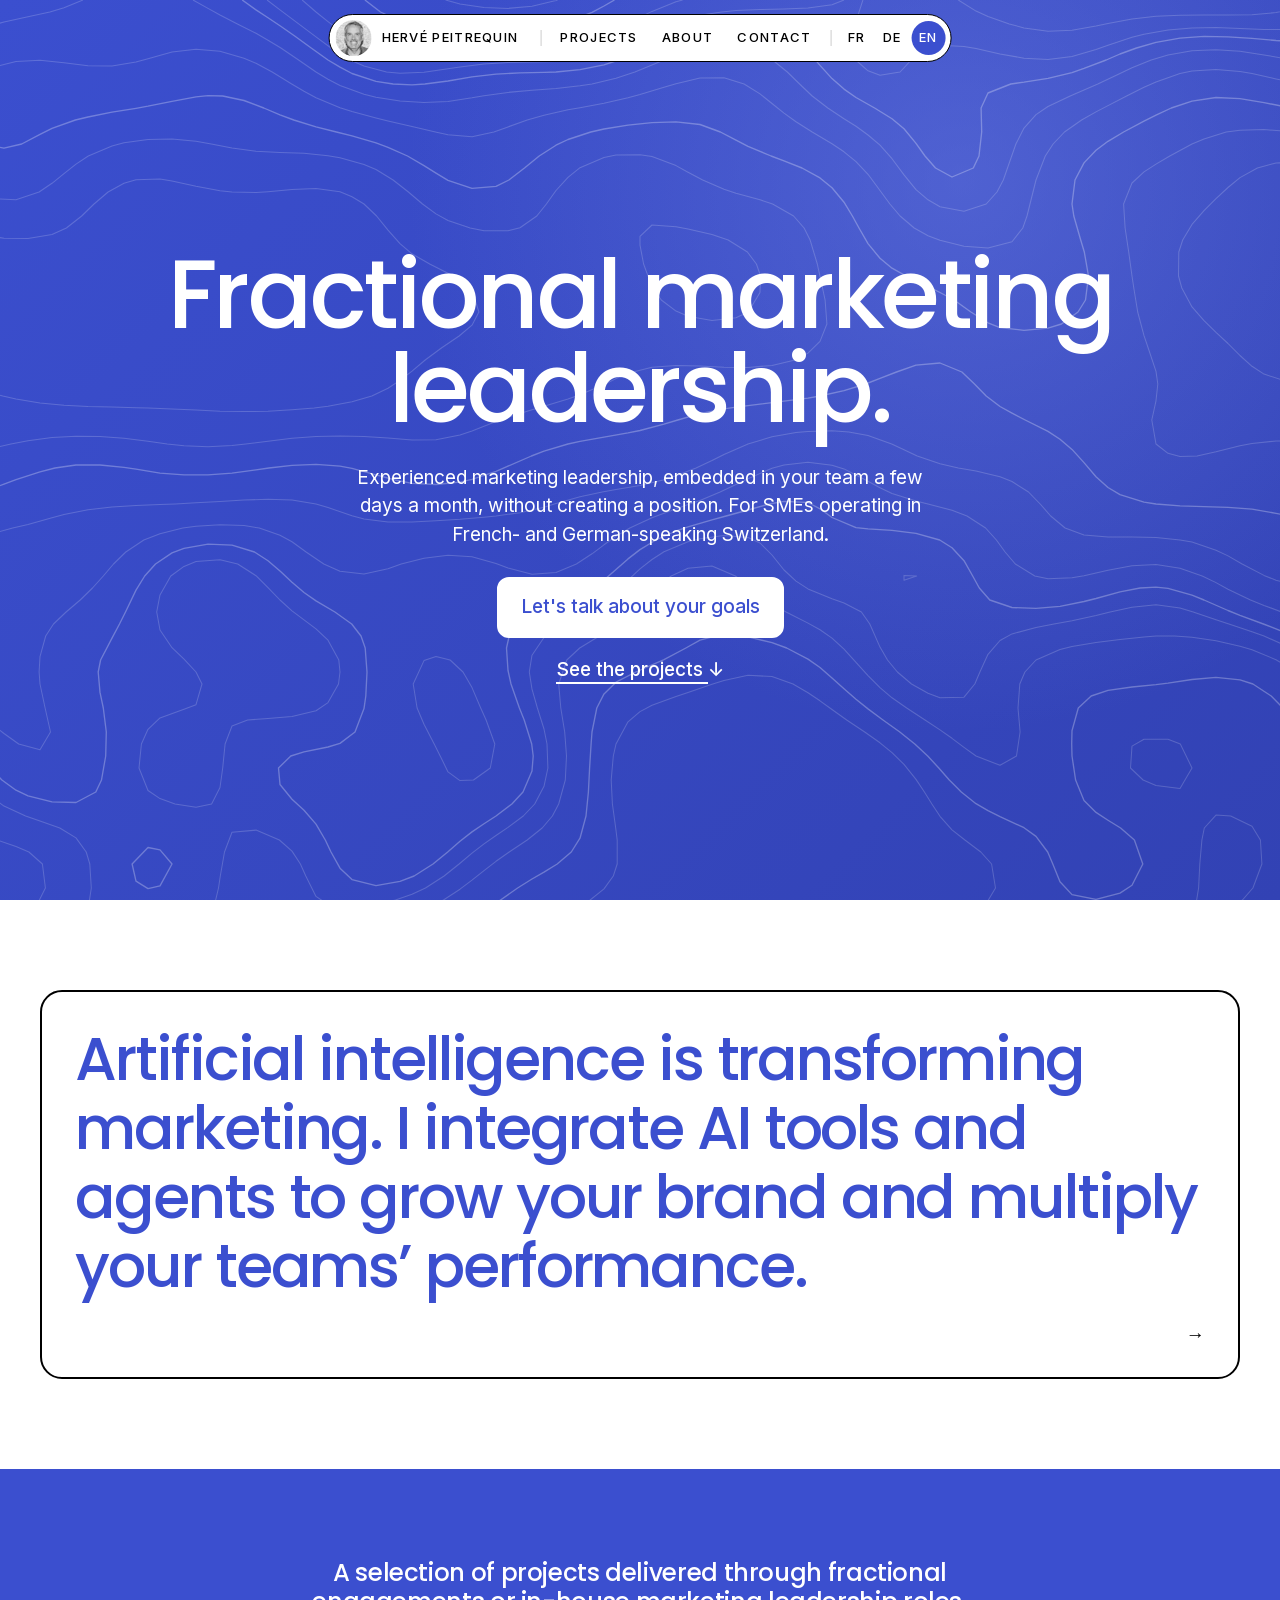
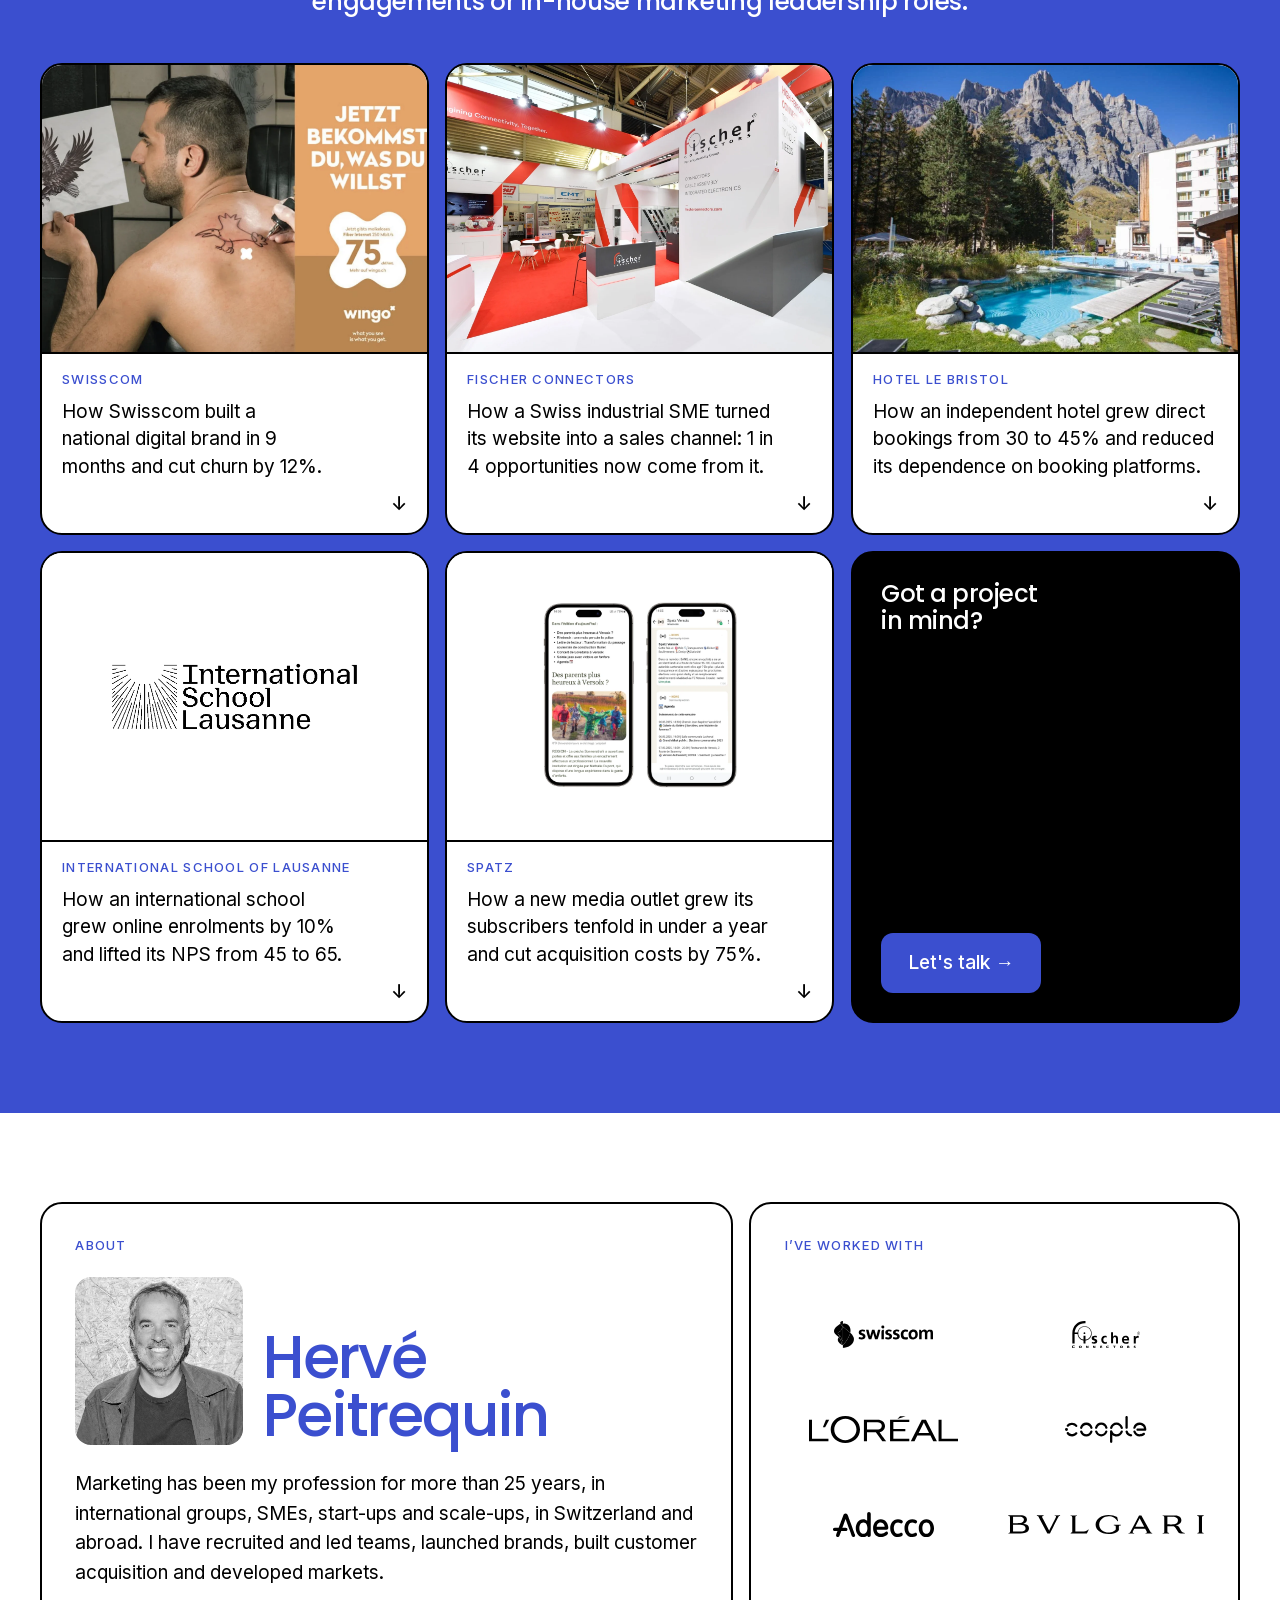
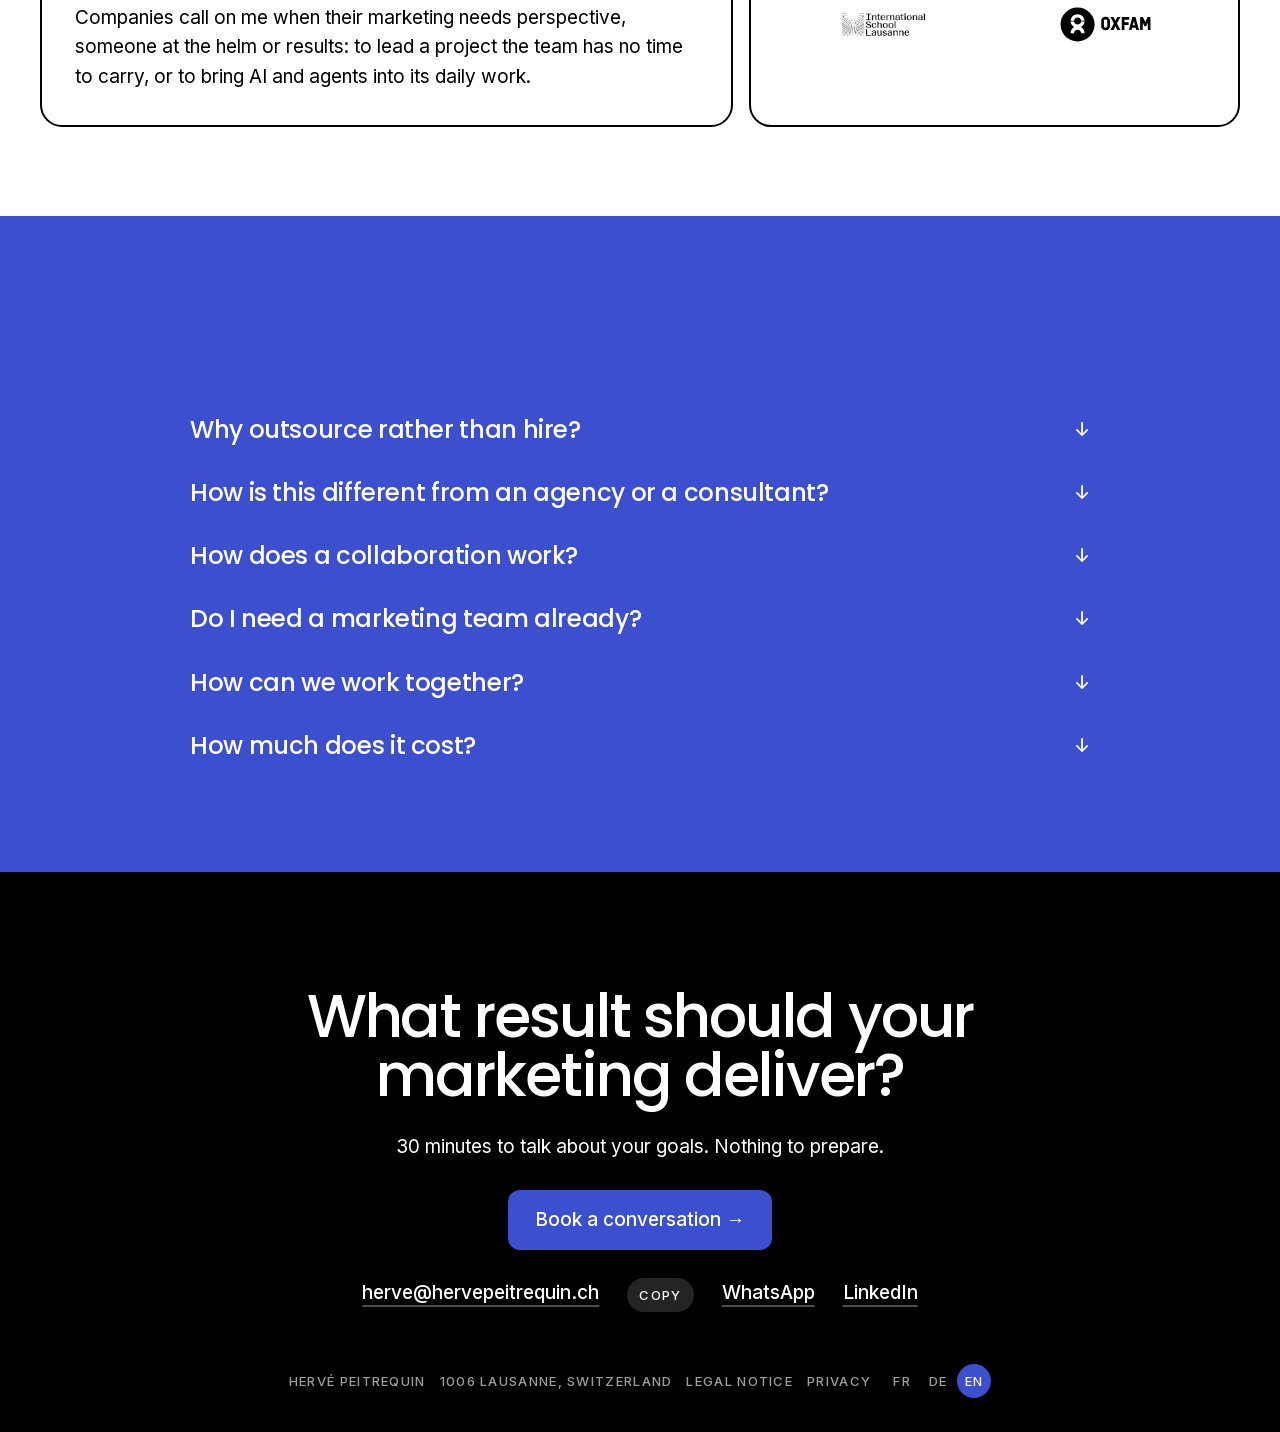
<file: v39-calme/en/index.html>
<!DOCTYPE html>
<html lang="en">
<head>
<meta name="robots" content="noindex">
<meta charset="UTF-8">
<meta name="viewport" content="width=device-width, initial-scale=1.0">
<title>Fractional Marketing Leadership in Switzerland | Hervé Peitrequin</title>
<meta name="description" content="Experienced marketing leadership, embedded in your team a few days a month, without creating a position. For SMEs operating in French- and German-speaking Switzerland.">
<meta property="og:title" content="Fractional Marketing Leadership in Switzerland | Hervé Peitrequin">
<meta property="og:description" content="Experienced marketing leadership, embedded in your team a few days a month, without creating a position. For SMEs operating in French- and German-speaking Switzerland.">
<meta property="og:type" content="website">
<meta property="og:image" content="https://marketing-studio-v20.vercel.app/og-v19e.png">
<meta property="og:image:width" content="1200">
<meta property="og:image:height" content="630">
<meta property="og:site_name" content="Hervé Peitrequin">
<meta property="og:locale" content="en">
<link rel="alternate" hreflang="fr" href="https://hervepeitrequin.ch/">
<link rel="alternate" hreflang="de" href="https://hervepeitrequin.ch/de/">
<link rel="alternate" hreflang="en" href="https://hervepeitrequin.ch/en/">
<link rel="alternate" hreflang="x-default" href="https://hervepeitrequin.ch/">
<link rel="icon" href="../favicon.ico?v=29" sizes="any">
<link rel="icon" type="image/svg+xml" href="../favicon-h.svg?v=29">
<link rel="icon" type="image/png" sizes="32x32" href="../favicon-h-32.png?v=29">
<link rel="apple-touch-icon" href="../apple-touch-icon-h.png?v=29">
<link rel="manifest" href="../site.webmanifest">
<meta name="theme-color" content="#3B4FCF">
<script>
/* langue auto : à l'arrivée sur « / », on suit la langue du navigateur
   (fr → reste, de → /de/, sinon → /en/). Un choix manuel dans le menu
   est mémorisé et prime ; la navigation interne ne redirige jamais. */
(function () {
  var CLE = 'langue';
  function lire() { try { return localStorage.getItem(CLE); } catch (e) { return null; } }
  document.addEventListener('click', function (e) {
    var a = e.target.closest && e.target.closest('a.lang');
    if (a) { try { localStorage.setItem(CLE, a.getAttribute('hreflang')); } catch (err) {} }
  });
  return; /* pas de redirection hors de « / » */
  if (/bot|crawl|spider|slurp|preview|facebookexternalhit|whatsapp/i.test(navigator.userAgent)) return;
  try { if (document.referrer && new URL(document.referrer).origin === location.origin) return; } catch (e) {}
  var cible = lire();
  if (!cible) {
    var langs = navigator.languages && navigator.languages.length ? navigator.languages : [navigator.language || ''];
    cible = 'en';
    for (var i = 0; i < langs.length; i++) {
      var l = String(langs[i]).toLowerCase().slice(0, 2);
      if (l === 'fr' || l === 'de' || l === 'en') { cible = l; break; }
    }
  }
  if (cible === 'de') location.replace('/de/' + location.search + location.hash);
  else if (cible === 'en') location.replace('/en/' + location.search + location.hash);
})();
</script>
<link rel="stylesheet" href="../home.css">
<link rel="stylesheet" href="../v36.css">
<script type="application/ld+json">
{
  "@context": "https://schema.org",
  "@type": "Person",
  "name": "Hervé Peitrequin",
  "jobTitle": "Fractional Marketing Director",
  "address": { "@type": "PostalAddress", "addressLocality": "Lausanne", "addressCountry": "CH" }
}
</script>
</head>
<body class="v36">

<div class="progression" aria-hidden="true"></div>

<!-- le menu-terminal : un petit objet d'interface, centré, collant -->
<nav class="term ui" aria-label="Main navigation">
  <a class="profil" href="#" aria-label="Hervé Peitrequin — back to top">
    <img src="../images/portrait-rond.webp" alt="" width="36" height="36">
    <span class="profil-nom">Hervé Peitrequin</span>
  </a>
  <span class="sep" aria-hidden="true"></span>
  <a href="#projets" data-cible="projets">Projects</a>
  <a href="#a-propos" data-cible="a-propos">About</a>
  <a href="#contact" data-cible="contact">Contact</a>
  <span class="sep" aria-hidden="true"></span>
  <a class="lang" href="../" hreflang="fr" lang="fr">FR</a>
  <a class="lang" href="../de/" hreflang="de" lang="de">DE</a>
  <a class="lang langue-active" href="../en/" hreflang="en" lang="en" aria-current="page">EN</a>
</nav>

<main>

  <!-- hero -->
  <header class="hero">
    <div class="hero-centre">
      <h1 class="display"><span class="ligne">Fractional marketing</span> <span class="ligne">leadership.</span></h1>
      <p>Experienced marketing leadership, embedded in your team a few days a month, without creating a position. For SMEs operating in French- and German-speaking Switzerland.</p>
      <div class="hero-cta">
        <a class="btn" href="#contact">Let's talk about your goals</a>
        <a class="lien" href="#projets">See the projects&nbsp;<span class="arr arr-bas">↓</span></a>
      </div>
    </div>
  </header>

  <!-- le marketing accéléré : une carte qui se déplie -->
  <section class="ia" id="marketing-accelere" aria-label="Accelerated marketing">
    <div class="ia-carte rv">
      <button class="ia-tete" type="button" aria-expanded="false" aria-controls="ia-details">
        <span class="ia-texte">Artificial intelligence is transforming marketing. I integrate AI tools and agents to grow your brand and multiply your teams’ performance.</span>
        <span class="ia-fleche" aria-hidden="true">→</span>
      </button>
      <div class="ia-details" id="ia-details">
        <div class="ia-in">
          <h2 class="ia-titre">What I offer</h2>
          <ul class="ia-points">
          <li><h3 class="ia-pt">Spotting the potential</h3><p>Reviewing your marketing tasks, tools and data to see where AI realistically saves time.</p></li>
          <li><h3 class="ia-pt">Workshop with your team</h3><p>Choosing two or three use cases together, setting priorities and defining the first steps.</p></li>
          <li><h3 class="ia-pt">First prototype</h3><p>A first workflow, tested on your real cases, quickly shows whether the idea holds.</p></li>
          <li><h3 class="ia-pt">Agentic workflows</h3><p>Automated reporting, lead follow-up, content adapted into several languages. Each workflow has a clear task and a person who reviews it.</p></li>
          <li><h3 class="ia-pt">Integration with your tools</h3><p>Workflows connect to the tools your team already uses: CRM, website, email, campaign tools.</p></li>
          <li><h3 class="ia-pt">Training and follow-up</h3><p>Your team learns to use, check and adjust these tools. Data protection (Swiss FADP) and usage rules are set from day one.</p></li>
          </ul>
        </div>
      </div>
    </div>
  </section>

  <!-- projets : cinq cas dépliables -->
  <section id="projets" data-zone="projets" aria-label="Projects">
    <h2 class="intro rv">A selection of projects delivered through fractional engagements or in-house marketing leadership roles.</h2>
    <div class="bento">

    <article class="box depliable b-7 rv" id="wingo">
      <button class="fermer-btn" aria-controls="d-wingo">Close <span class="croix">×</span></button>
      <button class="box-tete" aria-expanded="false" aria-controls="d-wingo">
        <span class="ui">Swisscom</span>
        <span class="apercu"><img src="../images/projects/wingo.webp" alt="Wingo campaign poster “Jetzt bekommst du, was du willst” in a tattoo parlour" width="1598" height="1128" loading="lazy"></span>
        <p class="accroche">How Swisscom built a national digital brand in <strong>9 months</strong> and cut churn by <strong>12%</strong>.</p>
        <span class="plus fleche" aria-hidden="true">↓</span>
      </button>
      <div class="box-detail" id="d-wingo" aria-hidden="true">
        <div>
          <div class="detail-in">
            <img src="../images/projects/wingo.webp" alt="Wingo campaign poster “Jetzt bekommst du, was du willst” in a tattoo parlour" width="1598" height="1128" loading="lazy">
            <p class="mission">Create and launch a national digital brand.</p>
            <div class="detail-blocs-3">
              <div>
                <h3 class="ui">Challenge</h3>
                <p>Low-cost operators were putting pressure on Swisscom, with a growing risk of losing its most price-sensitive customers. To respond without weakening the main brand, the group needed a distinct offer for the whole Swiss market — fast.</p>
              </div>
              <div>
                <h3 class="ui">Contribution</h3>
                <p>Inside Swisscom: created and launched Wingo in a matter of months — positioning, brand development, a national campaign across the three language regions, agency management and the build-up of a six-person digital team. A retention strategy built on personas and customer journeys then cut churn by 12%.</p>
              </div>
              <div>
                <h3 class="ui">Results</h3>
                <ul class="chiffres">
              <li>Launched a national brand in 9 months</li>
              <li>Reached 25% awareness in the core target within 6 months</li>
              <li>Acquired tens of thousands of customers in the first year</li>
              <li>Cut churn by 12% through the loyalty strategy</li>
                </ul>
              </div>
            </div>
          </div>
        </div>
      </div>
    </article>

    <article class="box depliable b-5 rv" id="fischer">
      <button class="fermer-btn" aria-controls="d-fischer">Close <span class="croix">×</span></button>
      <button class="box-tete" aria-expanded="false" aria-controls="d-fischer">
        <span class="ui">Fischer Connectors</span>
        <span class="apercu"><img src="../images/projects/fischer-connectors.webp" alt="Fischer Connectors stand at the Electronica trade fair" width="1600" height="1120" loading="lazy"></span>
        <p class="accroche">How a Swiss industrial SME turned its website into a sales channel: <strong>1 in 4</strong> opportunities now come from it.</p>
        <span class="plus fleche" aria-hidden="true">↓</span>
      </button>
      <div class="box-detail" id="d-fischer" aria-hidden="true">
        <div>
          <div class="detail-in">
            <img src="../images/projects/fischer-connectors.webp" alt="Fischer Connectors stand at the Electronica trade fair" width="1600" height="1120" loading="lazy">
            <p class="mission">Turn digital into a sales channel.</p>
            <div class="detail-blocs-3">
              <div>
                <h3 class="ui">Challenge</h3>
                <p>The Swiss industrial SME had internationally recognised products, but its commercial growth still relied largely on traditional channels. Engineers and buyers were searching for their solutions online — and the company couldn't meet them there or convert them into opportunities.</p>
              </div>
              <div>
                <h3 class="ui">Contribution</h3>
                <p>Inside Fischer Connectors: customer interviews, personas, a sharpened positioning and a complete redesign of the digital experience, including a product selector to ease technical choices. Digital became a permanent source of qualified leads for the sales teams.</p>
              </div>
              <div>
                <h3 class="ui">Results</h3>
                <ul class="chiffres">
              <li>Generated 300 qualified enquiries a year for the sales teams</li>
              <li>Made the website the source of one sales opportunity in four</li>
              <li>Reached 40% adoption of the product selector</li>
                </ul>
              </div>
            </div>
          </div>
        </div>
      </div>
    </article>

    <article class="box depliable b-5 rv" id="bristol">
      <button class="fermer-btn" aria-controls="d-bristol">Close <span class="croix">×</span></button>
      <button class="box-tete" aria-expanded="false" aria-controls="d-bristol">
        <span class="ui">Hotel Le Bristol</span>
        <span class="apercu"><img src="../images/projects/hotel-bristol.webp" alt="Thermal baths of Hotel Le Bristol in Leukerbad facing the Gemmi cliffs" width="1280" height="853" loading="lazy"></span>
        <p class="accroche">How an independent hotel grew direct bookings from <strong>30 to 45%</strong> and reduced its dependence on booking platforms.</p>
        <span class="plus fleche" aria-hidden="true">↓</span>
      </button>
      <div class="box-detail" id="d-bristol" aria-hidden="true">
        <div>
          <div class="detail-in">
            <img src="../images/projects/hotel-bristol.webp" alt="Thermal baths of Hotel Le Bristol in Leukerbad facing the Gemmi cliffs" width="1280" height="853" loading="lazy">
            <p class="mission">Grow direct bookings.</p>
            <div class="detail-blocs-3">
              <div>
                <h3 class="ui">Challenge</h3>
                <p>A growing share of bookings was being captured by the big platforms, eroding margins and deepening the hotel's dependence on external intermediaries. It needed to take back the guest relationship and grow the share of direct bookings.</p>
              </div>
              <div>
                <h3 class="ui">Contribution</h3>
                <p>Redesigned the booking journey around guests' expectations, improved the hotel's visibility and simplified access to the offer. The new setup strengthened the direct channel and lifted website traffic by 15% after launch.</p>
              </div>
              <div>
                <h3 class="ui">Results</h3>
                <ul class="chiffres">
              <li>Grew direct bookings from 30% to 45% in one year</li>
              <li>Saved tens of thousands of francs in commissions every year</li>
              <li>Lifted website traffic by 15% from launch</li>
                </ul>
              </div>
            </div>
          </div>
        </div>
      </div>
    </article>

    <article class="box depliable b-7 rv" id="isl">
      <button class="fermer-btn" aria-controls="d-isl">Close <span class="croix">×</span></button>
      <button class="box-tete" aria-expanded="false" aria-controls="d-isl">
        <span class="ui">International School of Lausanne</span>
        <span class="apercu apercu-contenue"><img src="../images/projects/international-school-lausanne.webp" alt="International School of Lausanne logo" width="1155" height="433" loading="lazy"></span>
        <p class="accroche">How an international school grew online enrolments by <strong>10%</strong> and lifted its NPS from <strong>45 to 65</strong>.</p>
        <span class="plus fleche" aria-hidden="true">↓</span>
      </button>
      <div class="box-detail" id="d-isl" aria-hidden="true">
        <div>
          <div class="detail-in">
            <img src="../images/projects/international-school-lausanne.webp" alt="International School of Lausanne logo" width="1155" height="433" loading="lazy">
            <p class="mission">Strengthen the school's appeal to local families.</p>
            <div class="detail-blocs-3">
              <div>
                <h3 class="ui">Challenge</h3>
                <p>Despite an excellent reputation among international families, the school struggled to attract more pupils from the local community. Its image felt institutional and dated — while the experience inside was modern, open and carried by a highly engaged community.</p>
              </div>
              <div>
                <h3 class="ui">Contribution</h3>
                <p>Inside the school: a repositioning built with teachers, pupils and families. The work clarified what made the school different, then translated it into a new identity, new messages and a more coherent digital experience — helping the school attract new families.</p>
              </div>
              <div>
                <h3 class="ui">Results</h3>
                <ul class="chiffres">
              <li>Grew online enrolments by 10%</li>
              <li>Lifted the NPS from 45 to 65</li>
              <li>Increased admission enquiries by 30%</li>
              <li>Grew local families from 15% to 25% of new enrolments</li>
                </ul>
              </div>
            </div>
          </div>
        </div>
      </div>
    </article>

    <article class="box depliable b-7 rv" id="spatz">
      <button class="fermer-btn" aria-controls="d-spatz">Close <span class="croix">×</span></button>
      <button class="box-tete" aria-expanded="false" aria-controls="d-spatz">
        <span class="ui">Spatz</span>
        <span class="apercu apercu-contenue"><img src="../images/projects/spatz.webp" alt="Spatz app on two phones: local edition and Versoix listings feed" width="640" height="640" loading="lazy"></span>
        <p class="accroche">How a new media outlet grew its subscribers <strong>tenfold</strong> in under a year and cut acquisition costs by <strong>75%</strong>.</p>
        <span class="plus fleche" aria-hidden="true">↓</span>
      </button>
      <div class="box-detail" id="d-spatz" aria-hidden="true">
        <div>
          <div class="detail-in">
            <img src="../images/projects/spatz.webp" alt="Spatz app on two phones: local edition and Versoix listings feed" width="640" height="640" loading="lazy">
            <p class="mission">Accelerate subscription growth.</p>
            <div class="detail-blocs-3">
              <div>
                <h3 class="ui">Challenge</h3>
                <p>The young media outlet had to prove its business model fast: recruit enough subscribers while keeping acquisition costs in line with the revenue they generate.</p>
              </div>
              <div>
                <h3 class="ui">Contribution</h3>
                <p>As growth manager: a strategy built on testing, rigorous measurement and continuously shifting budgets to the best-performing channels. In under a year, subscribers grew tenfold and acquisition costs fell to a quarter.</p>
              </div>
              <div>
                <h3 class="ui">Results</h3>
                <ul class="chiffres">
              <li>Grew subscribers tenfold in under a year</li>
              <li>Built the base from 1,500 to 15,000 subscribers</li>
              <li>Cut acquisition costs from 8 to 2 francs</li>
                </ul>
              </div>
            </div>
          </div>
        </div>
      </div>
    </article>

      <a class="box box-grad box-cta b-5 rv" href="#contact">
        <p class="cta-titre">Got a project in mind?</p>
        <span class="btn">Let's talk&nbsp;<span class="arr">→</span></span>
      </a>

    </div>
  </section>

  <!-- à propos : une bento dépliable -->
  <section class="apropos" id="a-propos" data-zone="a-propos" aria-label="About">
    <div class="bio-grille">
      <div class="bio-texte rv">
        <span class="ui">About</span>
        <div class="bio-tete">
          <img class="bio-photo" src="../images/portrait-serre.webp" alt="Portrait of Hervé Peitrequin" width="667" height="834" loading="lazy">
          <h2 class="titre">Hervé Peitrequin</h2>
        </div>
        <div class="bio-corps" id="bio-corps">
          <p>Marketing has been my profession for more than 25 years, in international groups, SMEs, start-ups and scale-ups, in Switzerland and abroad. I have recruited and led teams, launched brands, built customer acquisition and developed markets.</p>
          <p>Companies call on me when their marketing needs perspective, someone at the helm or results: to lead a project the team has no time to carry, or to bring AI and agents into its daily work.</p>
        </div>
        <button class="bio-plus fleche" type="button" aria-expanded="false" aria-controls="bio-corps" aria-label="Read more">↓</button>
      </div>
      <aside class="refs rv" aria-label="References">
        <span class="ui">I’ve worked with</span>
        <div class="refs-grille">
          <img src="../images/logos/swisscom.svg" alt="Swisscom">
          <img src="../images/logos/fischer.svg" alt="Fischer Connectors">
          <img src="../images/logos/loreal.svg" alt="L'Oréal">
          <img src="../images/logos/coople.svg" alt="Coople">
          <img src="../images/logos/adecco.svg" alt="Adecco">
          <img src="../images/logos/bulgari.svg" alt="Bulgari">
          <img src="../images/logos/isl.png" alt="International School of Lausanne" class="lg-haut">
          <img src="../images/logos/oxfam.svg" alt="Oxfam" class="lg-haut">
        </div>
      </aside>
    </div>
  </section>

  <!-- FAQ : six bento dépliables -->
  <section class="faq" data-zone="a-propos" aria-label="FAQ">
    <h2 class="titre rv">FAQ</h2>
    <div class="bento">
      <article class="box depliable box-faq rv" id="faq-1">
        <button class="box-tete" aria-expanded="false" aria-controls="d-faq-1">
          <p class="accroche">Why outsource rather than hire?</p>
          <span class="signe fleche" aria-hidden="true">↓</span>
        </button>
        <div class="box-detail" id="d-faq-1" aria-hidden="true">
          <div>
            <div class="detail-in">
              <p>Recruiting a marketing director takes months and commits you for years — for a need that is often neither permanent nor full-time. A fractional engagement can start within days, brings senior experience from day one, and scales or stops as your needs change.</p>
            </div>
          </div>
        </div>
      </article>
      <article class="box depliable box-faq rv" id="faq-2">
        <button class="box-tete" aria-expanded="false" aria-controls="d-faq-2">
          <p class="accroche">How is this different from an agency or a consultant?</p>
          <span class="signe fleche" aria-hidden="true">↓</span>
        </button>
        <div class="box-detail" id="d-faq-2" aria-hidden="true">
          <div>
            <div class="detail-in">
              <p>An agency executes campaigns; a consultant recommends, then leaves. I sit on your side of the table: I set the course, deliver with your teams and agencies, and answer for the results.</p>
            </div>
          </div>
        </div>
      </article>
      <article class="box depliable box-faq rv" id="faq-3">
        <button class="box-tete" aria-expanded="false" aria-controls="d-faq-3">
          <p class="accroche">How does a collaboration work?</p>
          <span class="signe fleche" aria-hidden="true">↓</span>
        </button>
        <div class="box-detail" id="d-faq-3" aria-hidden="true">
          <div>
            <div class="detail-in">
              <p>A first 30-minute conversation about your goals. Then a clear proposal: mission, days per month, target result. Then I embed and we move forward — the engagement adjusts or stops whenever you decide.</p>
            </div>
          </div>
        </div>
      </article>
      <article class="box depliable box-faq rv" id="faq-4">
        <button class="box-tete" aria-expanded="false" aria-controls="d-faq-4">
          <p class="accroche">Do I need a marketing team already?</p>
          <span class="signe fleche" aria-hidden="true">↓</span>
        </button>
        <div class="box-detail" id="d-faq-4" aria-hidden="true">
          <div>
            <div class="detail-in">
              <p>No. If you have one, I lead it and help it grow. If you don't, I work with your agencies and partners — or build the lean setup you need.</p>
            </div>
          </div>
        </div>
      </article>
      <article class="box depliable box-faq rv" id="faq-5">
        <button class="box-tete" aria-expanded="false" aria-controls="d-faq-5">
          <p class="accroche">How can we work together?</p>
          <span class="signe fleche" aria-hidden="true">↓</span>
        </button>
        <div class="box-detail" id="d-faq-5" aria-hidden="true">
          <div>
            <div class="detail-in">
              <p>Three formats that can be combined:<br>
              <b>Ongoing</b>: your marketing leadership, a few days a month.<br>
              <b>As a project</b>: a launch or a repositioning, with a start, an end and a goal.<br>
              <b>As a transfer</b>: your team builds skills, with the right tools.<br>
              The first 30-minute conversation is where we choose.</p>
            </div>
          </div>
        </div>
      </article>
      <article class="box depliable box-faq rv" id="faq-6">
        <button class="box-tete" aria-expanded="false" aria-controls="d-faq-6">
          <p class="accroche">How much does it cost?</p>
          <span class="signe fleche" aria-hidden="true">↓</span>
        </button>
        <div class="box-detail" id="d-faq-6" aria-hidden="true">
          <div>
            <div class="detail-in">
              <p>A tailored engagement: you choose the number of days, the duration and the scope, and adjust them as your needs change. The experience of a senior marketing lead for the price of a few days a month, with no full-time salary and no social charges. A costed proposal follows the first conversation.</p>
            </div>
          </div>
        </div>
      </article>
    </div>
  </section>

  <!-- contact -->
  <section class="contact" id="contact" data-zone="contact" aria-label="Contact">
    <div class="centre">
      <h2 class="titre rv">What result should your marketing deliver?</h2>
      <p class="rv">30 minutes to talk about your goals. Nothing to prepare.</p>
      <a class="btn rv" href="#" data-link="booking">Book a conversation&nbsp;<span class="arr">→</span></a>
      <p class="voies rv">
        <a class="lien" href="#" data-link="email" data-courriel>herve (at) hervepeitrequin.ch</a>
        <button class="copier" data-copier="" data-courriel data-copie="Copied ✓">Copy</button>
        <a class="lien" href="#" data-link="whatsapp">WhatsApp</a>
        <a class="lien" href="#" data-link="linkedin">LinkedIn</a>
      </p>
    </div>
    <footer>
      <p class="ui">
        <span>Hervé Peitrequin</span>
        <span>1006 Lausanne, Switzerland</span>
        <a href="../en/legal-notice.html">Legal notice</a>
        <a href="../en/privacy.html">Privacy</a>
        <span class="langues" role="group" aria-label="Language">
          <a class="lang" href="../" hreflang="fr" lang="fr">FR</a>
          <a class="lang" href="../de/" hreflang="de" lang="de">DE</a>
          <a class="lang langue-active" href="../en/" hreflang="en" lang="en" aria-current="page">EN</a>
        </span>
      </p>
    </footer>
  </section>

</main>


<script src="../config.js"></script>
<script>
/* the English version adapts the pre-filled WhatsApp message */
window.SITE.whatsapp = "https://wa.me/" + window.SITE.whatsappNumero + "?text=" + encodeURIComponent("Hello, I would like to discuss a marketing project for our organisation.");
</script>
<script src="../home.js"></script>
<script>
/* bio sur mobile : un extrait, la suite au toucher — toute la bento
   ouvre et referme, pas seulement la flèche (un glisser n'est pas un toucher) */
(function () {
  var b = document.querySelector('.bio-plus'), t = document.querySelector('.bio-texte');
  if (!b || !t) return;
  var px = 0, py = 0;
  t.addEventListener('pointerdown', function (e) { px = e.clientX; py = e.clientY; });
  t.addEventListener('click', function (e) {
    if (getComputedStyle(b).display === 'none') return; /* laptop : tout est déjà visible */
    if (e.target.closest('a')) return;
    if (e.detail && (Math.abs(e.clientX - px) > 8 || Math.abs(e.clientY - py) > 8)) return;
    var ouvert = t.classList.toggle('bio-ouverte');
    b.setAttribute('aria-expanded', ouvert ? 'true' : 'false');
  });
})();
</script>

</body>
</html>
</file>
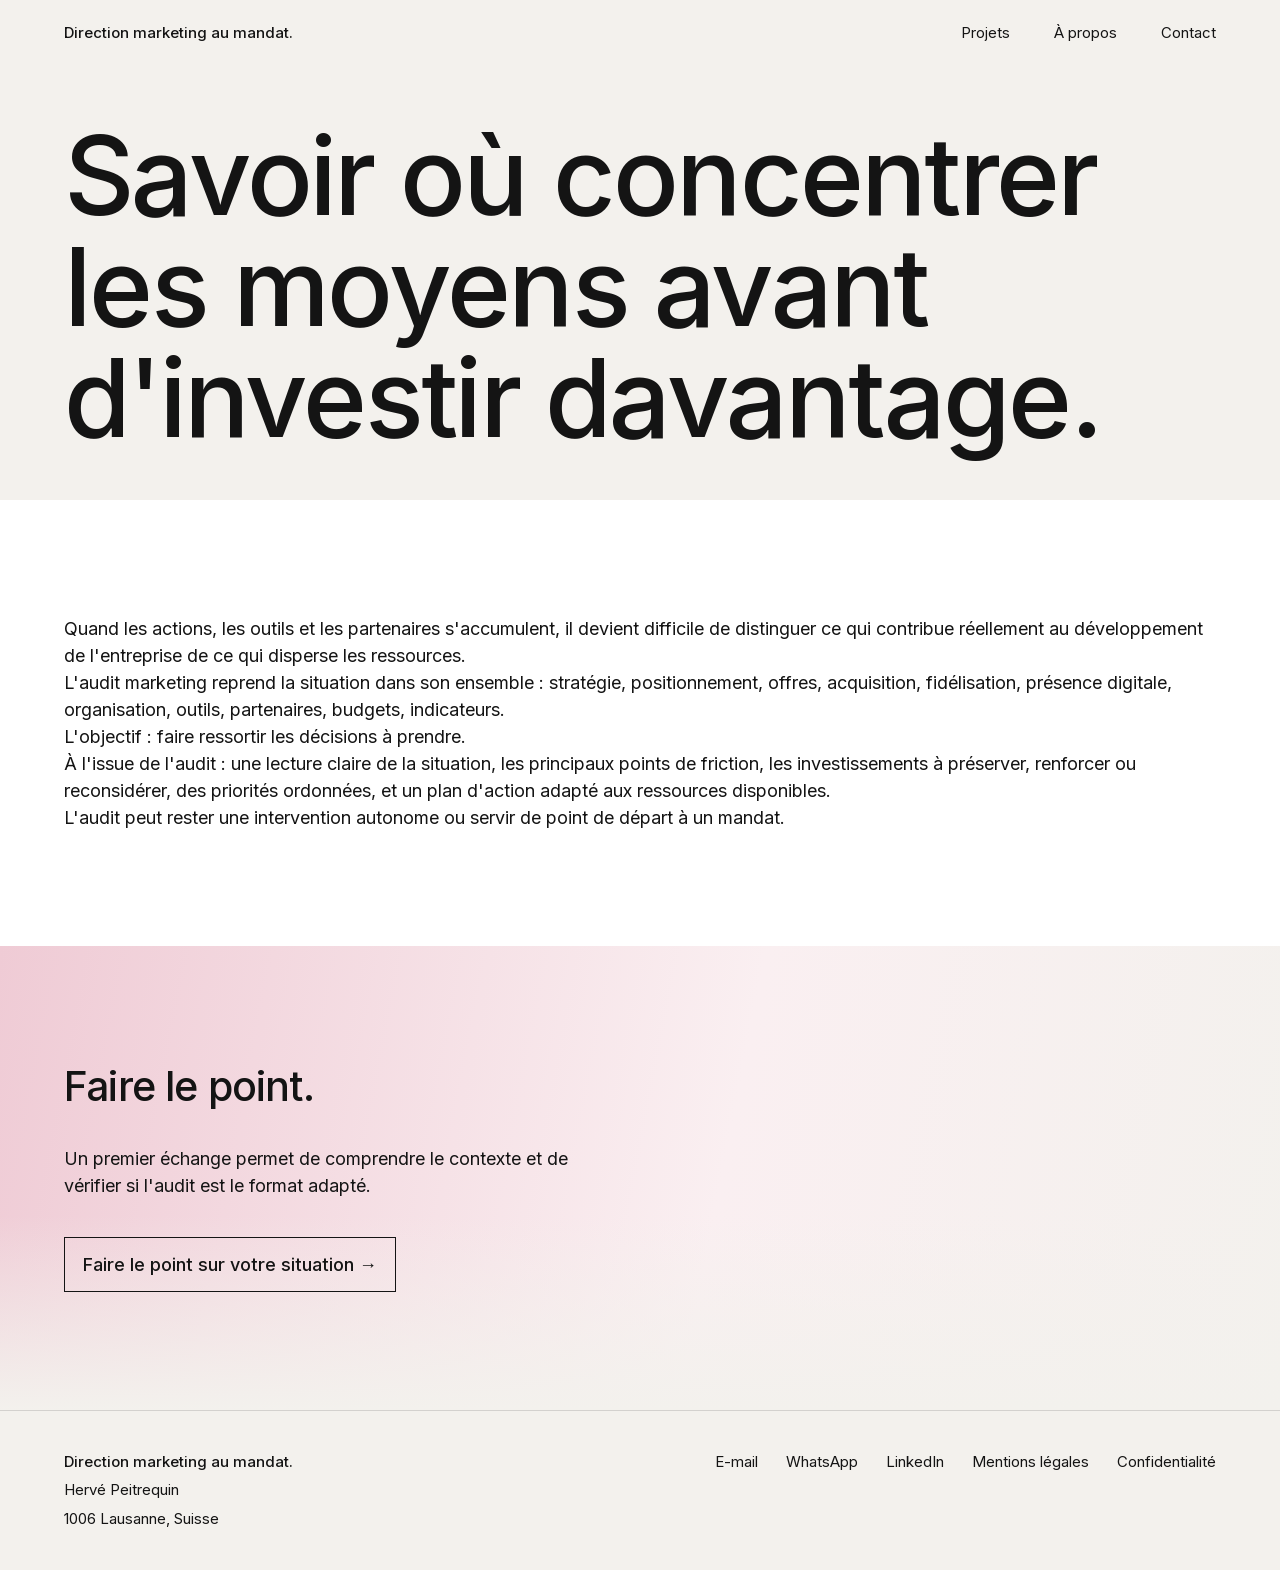
<file: audit.html>
<!DOCTYPE html>
<html lang="fr">
<head>
<meta name="robots" content="noindex">
<meta charset="UTF-8">
<meta name="viewport" content="width=device-width, initial-scale=1.0">
<title>Audit marketing | Hervé Peitrequin</title>
<meta name="description" content="Savoir où concentrer les moyens avant d'investir davantage : un audit marketing pour faire ressortir les décisions à prendre.">
<meta property="og:title" content="Audit marketing | Hervé Peitrequin">
<meta property="og:description" content="Savoir où concentrer les moyens avant d'investir davantage : un audit marketing pour faire ressortir les décisions à prendre.">
<meta property="og:type" content="website">
<meta property="og:site_name" content="Hervé Peitrequin">
<meta property="og:locale" content="fr_CH">
<link rel="stylesheet" href="style.css">
</head>
<body>

<div class="barre">
  <div class="wrap">
    <nav aria-label="Navigation principale">
      <a href="./" class="signature">Direction marketing au mandat.</a>
      <div class="nav-links">
        <a href="projets">Projets</a>
        <a href="a-propos">À propos</a>
        <a href="contact">Contact</a>
      </div>
    </nav>
  </div>
</div>

<main>

  <header class="page-hero">
    <div class="wrap">
      <h1 class="t-display">Savoir où concentrer les moyens avant d'investir davantage.</h1>
    </div>
  </header>

  <section class="s-blanc" aria-label="L'audit marketing">
    <div class="wrap">
      <div class="promesse-corps">
        <p class="rv">Quand les actions, les outils et les partenaires s'accumulent, il devient difficile de distinguer ce qui contribue réellement au développement de l'entreprise de ce qui disperse les ressources.</p>
        <p class="rv">L'audit marketing reprend la situation dans son ensemble : stratégie, positionnement, offres, acquisition, fidélisation, présence digitale, organisation, outils, partenaires, budgets, indicateurs.</p>
        <p class="rv">L'objectif : faire ressortir les décisions à prendre.</p>
        <p class="rv">À l'issue de l'audit : une lecture claire de la situation, les principaux points de friction, les investissements à préserver, renforcer ou reconsidérer, des priorités ordonnées, et un plan d'action adapté aux ressources disponibles.</p>
        <p class="rv">L'audit peut rester une intervention autonome ou servir de point de départ à un mandat.</p>
      </div>
    </div>
  </section>

  <section class="parlons champ-gauche" aria-label="Faire le point">
    <div class="wrap">
      <h2 class="t-statement rv">Faire le point.</h2>
      <p class="rv">Un premier échange permet de comprendre le contexte et de vérifier si l'audit est le format adapté.</p>
      <a class="btn rv" href="contact">Faire le point sur votre situation&nbsp;<span class="arr">→</span></a>
    </div>
  </section>

</main>

<footer data-footer></footer>

<script src="config.js"></script>
<script src="script.js"></script>

</body>
</html>
</file>
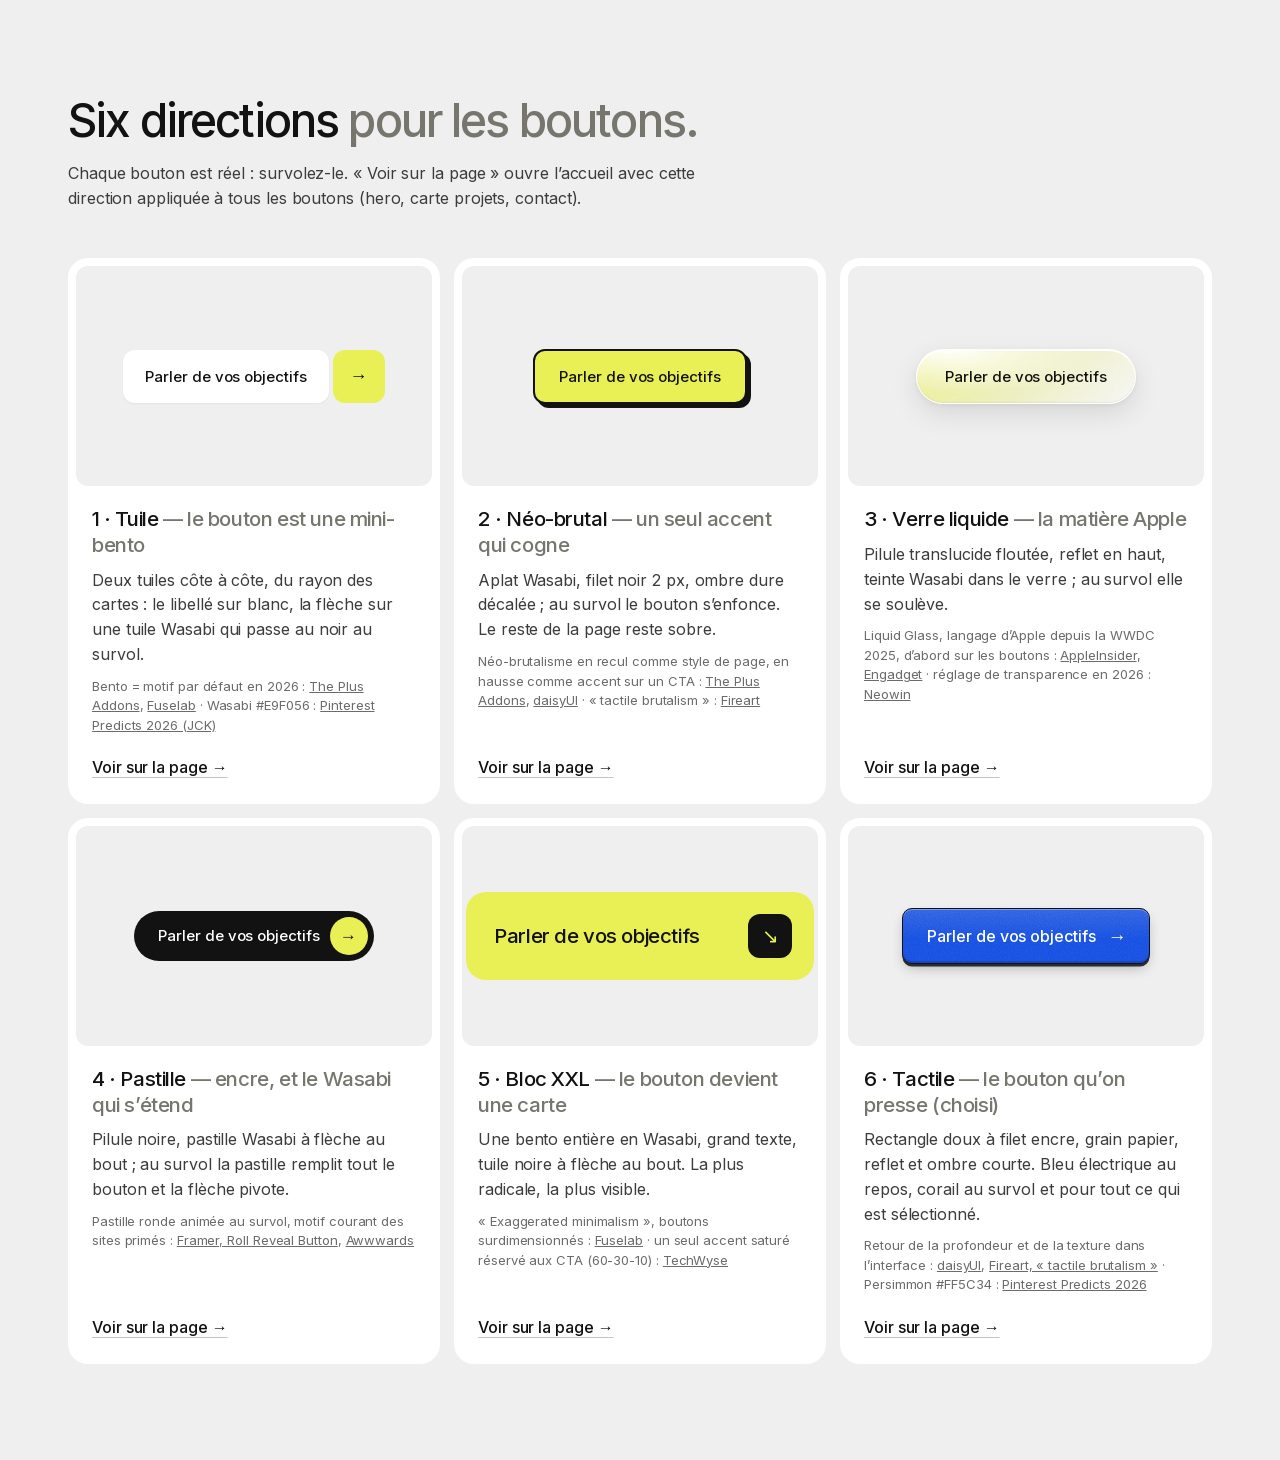
<file: boutons.html>
<!DOCTYPE html>
<html lang="fr" data-btn="0">
<head>
<meta charset="UTF-8">
<meta name="viewport" content="width=device-width, initial-scale=1.0">
<meta name="robots" content="noindex">
<title>Boutons — 6 directions</title>
<link rel="icon" type="image/svg+xml" href="favicon-h.svg?v=29">
<link rel="stylesheet" href="1a.css">
<style>
  .planche { max-width: 1240px; margin: 0 auto; padding: 96px var(--marge); }
  .planche > h1 { font-size: var(--t-titre); font-weight: 500; letter-spacing: -0.04em; line-height: 1.06; margin-bottom: 16px; }
  .planche > p { max-width: 40em; color: var(--texte); margin-bottom: 48px; }
  .dirs { display: grid; grid-template-columns: repeat(auto-fit, minmax(min(100%, 360px), 1fr)); gap: var(--gap); }
  .dir { background: var(--carte); border-radius: var(--rayon); padding: 8px; display: flex; flex-direction: column; }
  .scene { display: grid; place-items: center; min-height: 220px; padding: 32px 24px; border-radius: var(--rayon-int); background: var(--fond); }
  .dir-in { padding: 20px 16px 16px; display: flex; flex-direction: column; gap: 10px; flex: 1; }
  .dir h2 { font-size: var(--t-moyen); font-weight: 500; letter-spacing: -0.02em; line-height: 1.25; }
  .dir h2 span { color: var(--gris); }
  .dir p { color: var(--texte); }
  .dir .src { font-size: var(--t-label); line-height: 1.5; color: var(--gris-fonce); }
  .dir .voir { margin-top: auto; padding-top: 10px; align-self: flex-start; }
</style>
</head>
<body class="v1a">
<main class="planche">
  <h1>Six directions <span class="gris">pour les boutons.</span></h1>
  <p>Chaque bouton est réel : survolez-le. « Voir sur la page » ouvre l’accueil avec cette direction appliquée à tous les boutons (hero, carte projets, contact).</p>
  <div class="dirs">

    <article class="dir" data-btn="1">
      <div class="scene"><a class="btn" href="?btn=1">Parler de vos objectifs</a></div>
      <div class="dir-in">
        <h2>1 · Tuile <span>— le bouton est une mini-bento</span></h2>
        <p>Deux tuiles côte à côte, du rayon des cartes : le libellé sur blanc, la flèche sur une tuile Wasabi qui passe au noir au survol.</p>
        <p class="src">Bento = motif par défaut en 2026 : <a href="https://theplusaddons.com/blog/web-design-trends-2026/">The Plus Addons</a>, <a href="https://fuselabcreative.com/mobile-app-design-trends/">Fuselab</a> · Wasabi #E9F056 : <a href="https://www.jckonline.com/editorial-article/pinterest-2026-color-palette">Pinterest Predicts 2026 (JCK)</a></p>
        <a class="lien voir" href="?btn=1">Voir sur la page →</a>
      </div>
    </article>

    <article class="dir" data-btn="2">
      <div class="scene"><a class="btn" href="?btn=2">Parler de vos objectifs</a></div>
      <div class="dir-in">
        <h2>2 · Néo-brutal <span>— un seul accent qui cogne</span></h2>
        <p>Aplat Wasabi, filet noir 2 px, ombre dure décalée ; au survol le bouton s’enfonce. Le reste de la page reste sobre.</p>
        <p class="src">Néo-brutalisme en recul comme style de page, en hausse comme accent sur un CTA : <a href="https://theplusaddons.com/blog/web-design-trends-2026/">The Plus Addons</a>, <a href="https://trends.daisyui.com/ui-design-trends-2026/">daisyUI</a> · « tactile brutalism » : <a href="https://fireart.studio/blog/the-best-web-design-trends/">Fireart</a></p>
        <a class="lien voir" href="?btn=2">Voir sur la page →</a>
      </div>
    </article>

    <article class="dir" data-btn="3">
      <div class="scene"><a class="btn" href="?btn=3">Parler de vos objectifs</a></div>
      <div class="dir-in">
        <h2>3 · Verre liquide <span>— la matière Apple</span></h2>
        <p>Pilule translucide floutée, reflet en haut, teinte Wasabi dans le verre ; au survol elle se soulève.</p>
        <p class="src">Liquid Glass, langage d’Apple depuis la WWDC 2025, d’abord sur les boutons : <a href="https://appleinsider.com/articles/25/06/09/apples-new-and-sweeping-user-interface-design-is-called-liquid-glass">AppleInsider</a>, <a href="https://www.engadget.com/mobile/smartphones/apples-new-liquid-glass-design-is-its-biggest-visual-update-in-years-172158766.html">Engadget</a> · réglage de transparence en 2026 : <a href="https://www.neowin.net/news/apple-finally-brings-the-slider-for-liquid-glass-and-many-other-changes/">Neowin</a></p>
        <a class="lien voir" href="?btn=3">Voir sur la page →</a>
      </div>
    </article>

    <article class="dir" data-btn="4">
      <div class="scene"><a class="btn" href="?btn=4">Parler de vos objectifs</a></div>
      <div class="dir-in">
        <h2>4 · Pastille <span>— encre, et le Wasabi qui s’étend</span></h2>
        <p>Pilule noire, pastille Wasabi à flèche au bout ; au survol la pastille remplit tout le bouton et la flèche pivote.</p>
        <p class="src">Pastille ronde animée au survol, motif courant des sites primés : <a href="https://www.framer.com/marketplace/components/roll-reveal-button">Framer, Roll Reveal Button</a>, <a href="https://www.awwwards.com/inspiration/button-hover-more-nutrition">Awwwards</a></p>
        <a class="lien voir" href="?btn=4">Voir sur la page →</a>
      </div>
    </article>

    <article class="dir" data-btn="5">
      <div class="scene"><a class="btn" href="?btn=5">Parler de vos objectifs</a></div>
      <div class="dir-in">
        <h2>5 · Bloc XXL <span>— le bouton devient une carte</span></h2>
        <p>Une bento entière en Wasabi, grand texte, tuile noire à flèche au bout. La plus radicale, la plus visible.</p>
        <p class="src">« Exaggerated minimalism », boutons surdimensionnés : <a href="https://fuselabcreative.com/mobile-app-design-trends/">Fuselab</a> · un seul accent saturé réservé aux CTA (60-30-10) : <a href="https://www.techwyse.com/blog/website-design/web-design-trends-dopamine-design-2026">TechWyse</a></p>
        <a class="lien voir" href="?btn=5">Voir sur la page →</a>
      </div>
    </article>

    <article class="dir" data-btn="6">
      <div class="scene"><a class="btn" href="?btn=6">Parler de vos objectifs</a></div>
      <div class="dir-in">
        <h2>6 · Tactile <span>— le bouton qu’on presse (choisi)</span></h2>
        <p>Rectangle doux à filet encre, grain papier, reflet et ombre courte. Bleu électrique au repos, corail au survol et pour tout ce qui est sélectionné.</p>
        <p class="src">Retour de la profondeur et de la texture dans l’interface : <a href="https://trends.daisyui.com/ui-design-trends-2026/">daisyUI</a>, <a href="https://fireart.studio/blog/the-best-web-design-trends/">Fireart, « tactile brutalism »</a> · Persimmon #FF5C34 : <a href="https://www.jckonline.com/editorial-article/pinterest-2026-color-palette">Pinterest Predicts 2026</a></p>
        <a class="lien voir" href="?btn=6">Voir sur la page →</a>
      </div>
    </article>

  </div>
</main>
</body>
</html>
</file>
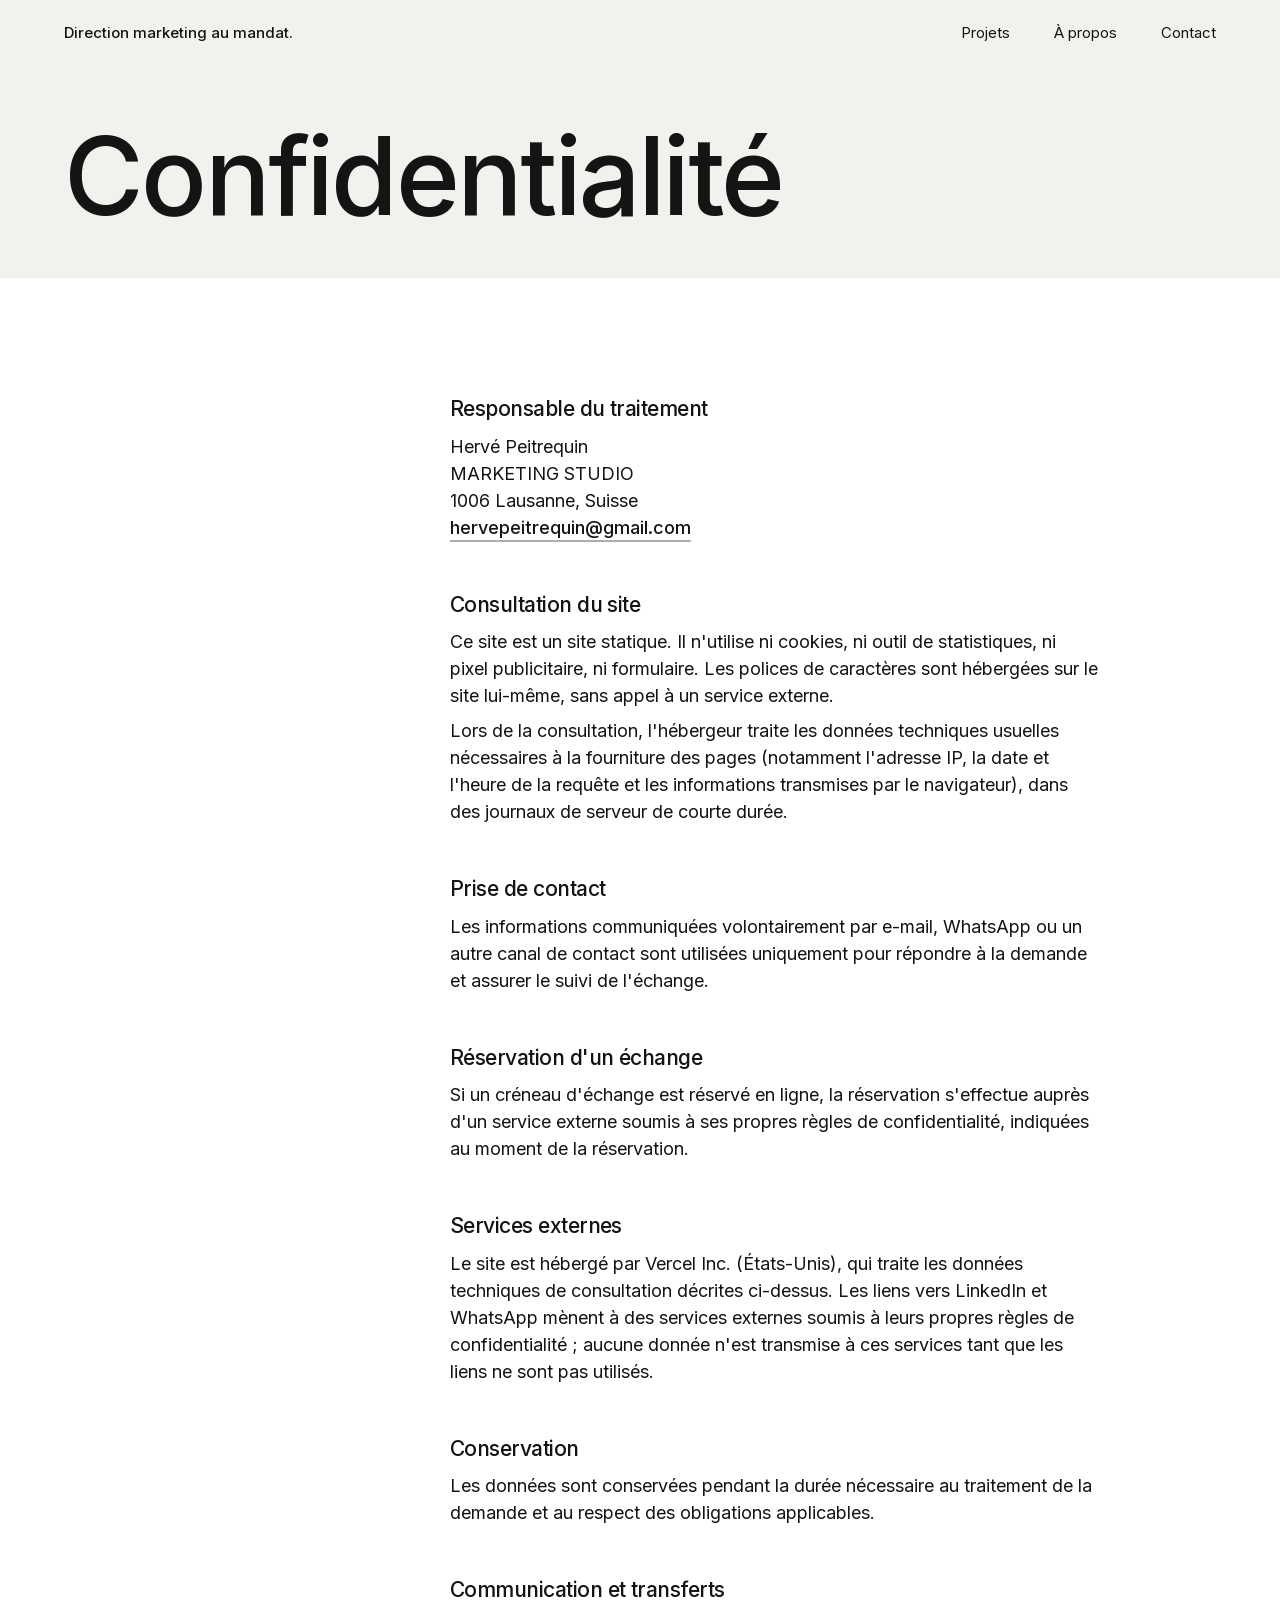
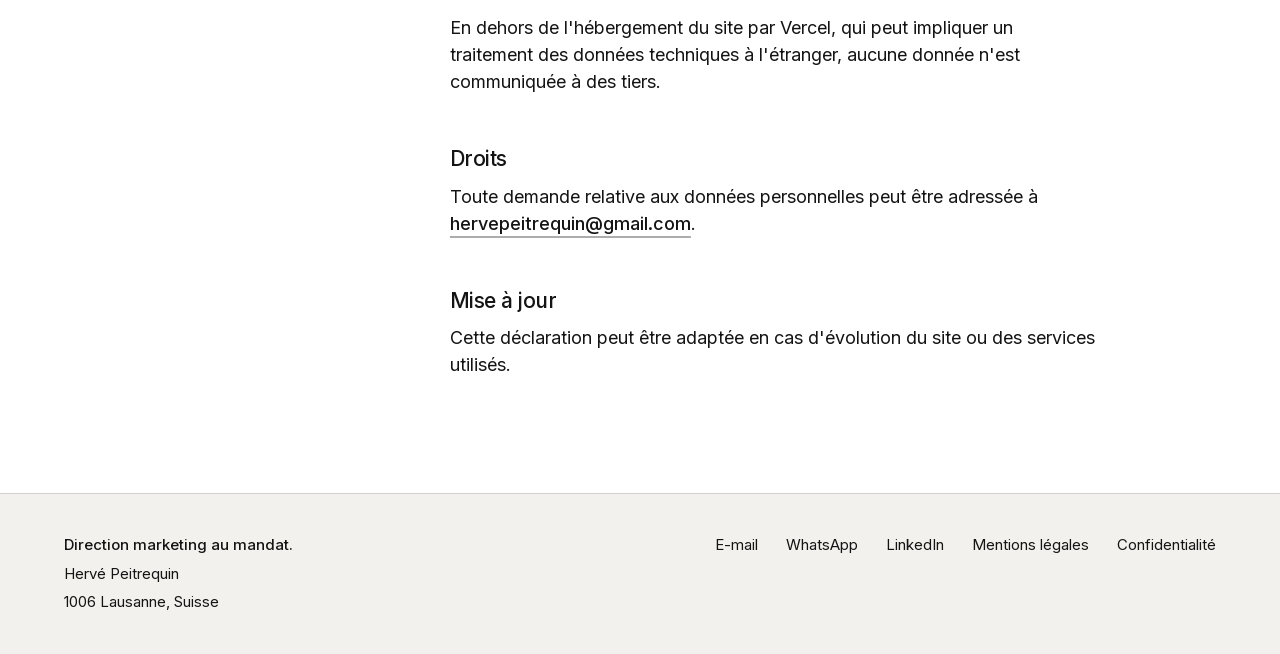
<file: confidentialite.html>
<!DOCTYPE html>
<html lang="fr">
<head>
<meta charset="UTF-8">
<meta name="viewport" content="width=device-width, initial-scale=1.0">
<title>Confidentialité | Hervé Peitrequin</title>
<meta name="description" content="Déclaration de confidentialité du site MARKETING STUDIO : données traitées lors de la consultation du site et de la prise de contact.">
<meta name="robots" content="noindex">
<meta property="og:title" content="Confidentialité | Hervé Peitrequin">
<meta property="og:type" content="website">
<meta property="og:site_name" content="Hervé Peitrequin">
<meta property="og:locale" content="fr_CH">
<link rel="icon" type="image/svg+xml" href="favicon.svg?v=19">
<link rel="icon" type="image/png" sizes="32x32" href="favicon-32.png?v=19">
<link rel="apple-touch-icon" href="apple-touch-icon.png?v=19">
<link rel="stylesheet" href="style.css">
</head>
<body>

<div class="barre">
  <div class="wrap">
    <nav aria-label="Navigation principale">
      <a href="./" class="signature">Direction marketing au mandat.</a>
      <div class="nav-links">
        <a href="projets">Projets</a>
        <a href="a-propos">À propos</a>
        <a href="contact">Contact</a>
      </div>
    </nav>
  </div>
</div>

<main>

  <header class="page-hero">
    <div class="wrap">
      <h1 class="t-display">Confidentialité</h1>
    </div>
  </header>

  <section class="faq s-blanc" aria-label="Déclaration de confidentialité">
    <div class="wrap">
      <div class="faq-liste">
        <div class="faq-item">
          <h3>Responsable du traitement</h3>
          <p>Hervé Peitrequin<br>MARKETING STUDIO<br>1006 Lausanne, Suisse<br><a class="cta" href="mailto:hervepeitrequin@gmail.com" data-link="email">hervepeitrequin@gmail.com</a></p>
        </div>
        <div class="faq-item">
          <h3>Consultation du site</h3>
          <p>Ce site est un site statique. Il n'utilise ni cookies, ni outil de statistiques, ni pixel publicitaire, ni formulaire. Les polices de caractères sont hébergées sur le site lui-même, sans appel à un service externe.</p>
          <p>Lors de la consultation, l'hébergeur traite les données techniques usuelles nécessaires à la fourniture des pages (notamment l'adresse IP, la date et l'heure de la requête et les informations transmises par le navigateur), dans des journaux de serveur de courte durée.</p>
        </div>
        <div class="faq-item">
          <h3>Prise de contact</h3>
          <p>Les informations communiquées volontairement par e-mail, WhatsApp ou un autre canal de contact sont utilisées uniquement pour répondre à la demande et assurer le suivi de l'échange.</p>
        </div>
        <div class="faq-item">
          <h3>Réservation d'un échange</h3>
          <p>Si un créneau d'échange est réservé en ligne, la réservation s'effectue auprès d'un service externe soumis à ses propres règles de confidentialité, indiquées au moment de la réservation.</p>
        </div>
        <div class="faq-item">
          <h3>Services externes</h3>
          <p>Le site est hébergé par Vercel Inc. (États-Unis), qui traite les données techniques de consultation décrites ci-dessus. Les liens vers LinkedIn et WhatsApp mènent à des services externes soumis à leurs propres règles de confidentialité ; aucune donnée n'est transmise à ces services tant que les liens ne sont pas utilisés.</p>
        </div>
        <div class="faq-item">
          <h3>Conservation</h3>
          <p>Les données sont conservées pendant la durée nécessaire au traitement de la demande et au respect des obligations applicables.</p>
        </div>
        <div class="faq-item">
          <h3>Communication et transferts</h3>
          <p>En dehors de l'hébergement du site par Vercel, qui peut impliquer un traitement des données techniques à l'étranger, aucune donnée n'est communiquée à des tiers.</p>
        </div>
        <div class="faq-item">
          <h3>Droits</h3>
          <p>Toute demande relative aux données personnelles peut être adressée à <a class="cta" href="mailto:hervepeitrequin@gmail.com" data-link="email">hervepeitrequin@gmail.com</a>.</p>
        </div>
        <div class="faq-item">
          <h3>Mise à jour</h3>
          <p>Cette déclaration peut être adaptée en cas d'évolution du site ou des services utilisés.</p>
        </div>
      </div>
    </div>
  </section>

</main>

<footer data-footer></footer>

<script src="config.js"></script>
<script src="script.js"></script>

</body>
</html>
</file>
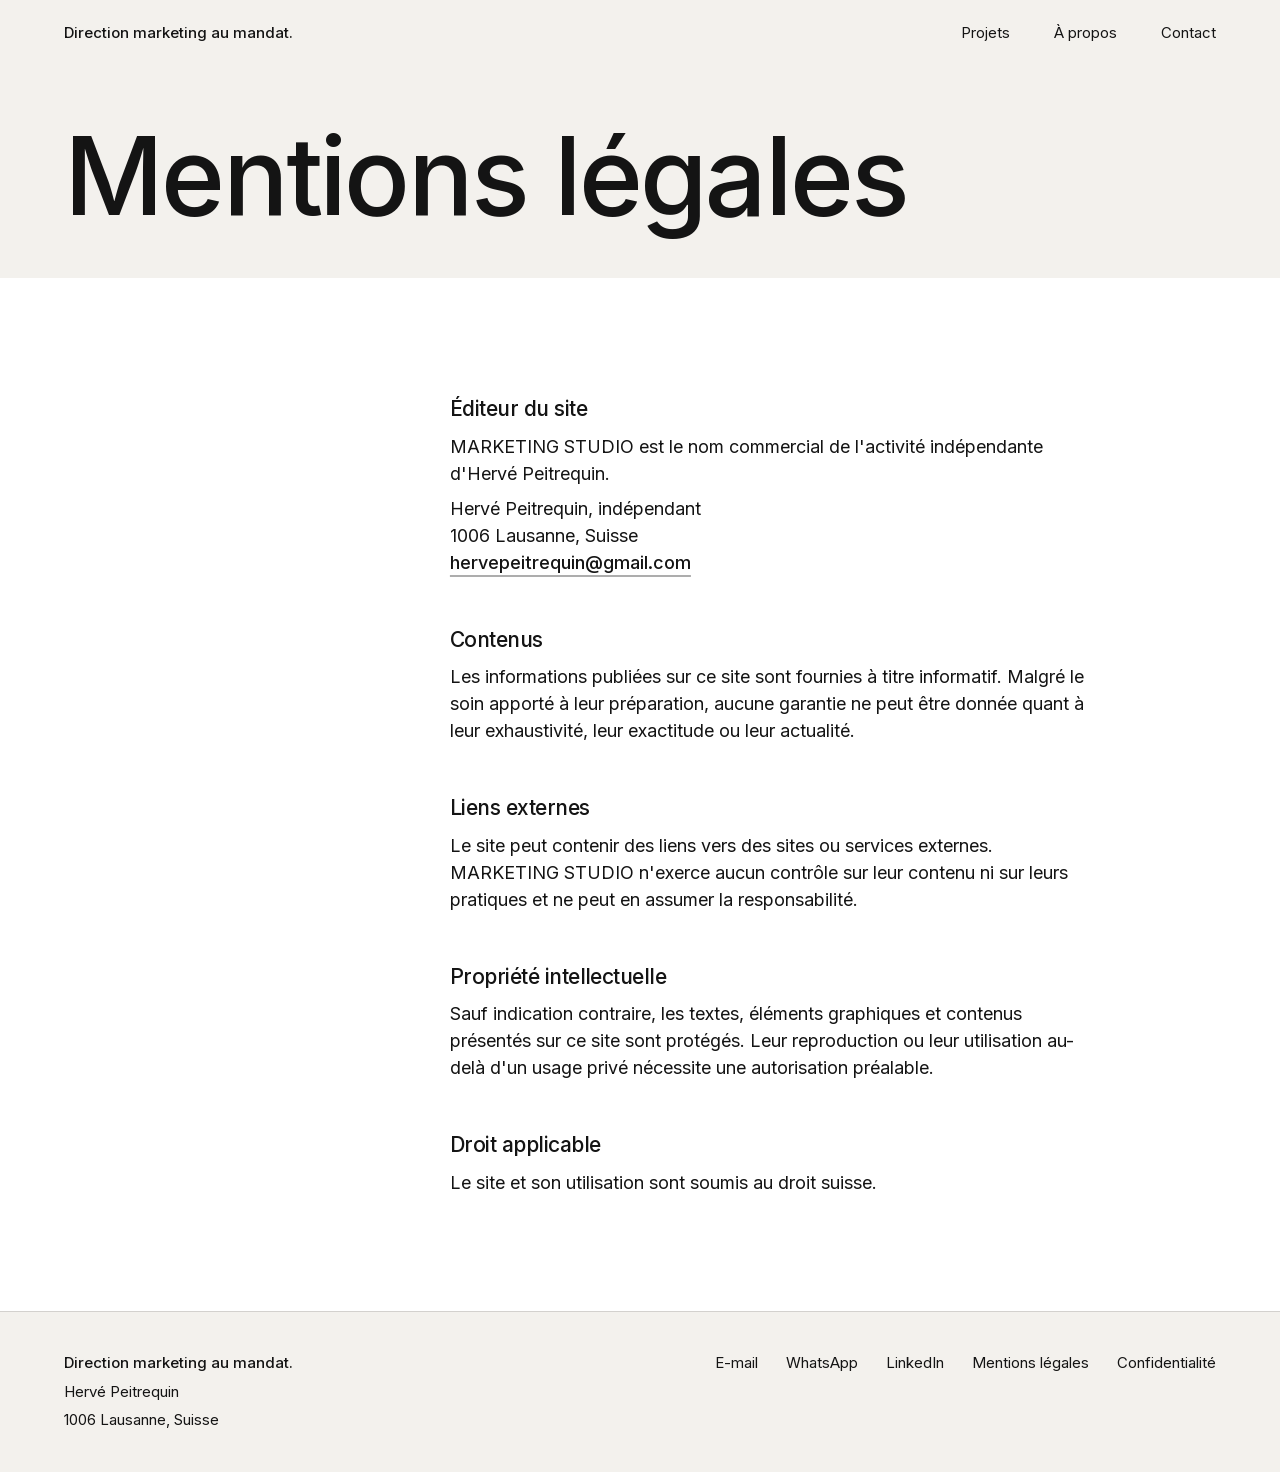
<file: mentions-legales.html>
<!DOCTYPE html>
<html lang="fr">
<head>
<meta charset="UTF-8">
<meta name="viewport" content="width=device-width, initial-scale=1.0">
<title>Mentions légales | Hervé Peitrequin</title>
<meta name="description" content="Mentions légales du site MARKETING STUDIO, nom commercial de l'activité indépendante d'Hervé Peitrequin, Lausanne.">
<meta name="robots" content="noindex">
<meta property="og:title" content="Mentions légales | Hervé Peitrequin">
<meta property="og:type" content="website">
<meta property="og:site_name" content="Hervé Peitrequin">
<meta property="og:locale" content="fr_CH">
<link rel="icon" type="image/svg+xml" href="favicon.svg?v=19">
<link rel="icon" type="image/png" sizes="32x32" href="favicon-32.png?v=19">
<link rel="apple-touch-icon" href="apple-touch-icon.png?v=19">
<link rel="stylesheet" href="style.css">
</head>
<body>

<div class="barre">
  <div class="wrap">
    <nav aria-label="Navigation principale">
      <a href="./" class="signature">Direction marketing au mandat.</a>
      <div class="nav-links">
        <a href="projets">Projets</a>
        <a href="a-propos">À propos</a>
        <a href="contact">Contact</a>
      </div>
    </nav>
  </div>
</div>

<main>

  <header class="page-hero">
    <div class="wrap">
      <h1 class="t-display">Mentions légales</h1>
    </div>
  </header>

  <section class="faq s-blanc" aria-label="Mentions légales">
    <div class="wrap">
      <div class="faq-liste">
        <div class="faq-item">
          <h3>Éditeur du site</h3>
          <p>MARKETING STUDIO est le nom commercial de l'activité indépendante d'Hervé Peitrequin.</p>
          <p>Hervé Peitrequin, indépendant<br>1006 Lausanne, Suisse<br><a class="cta" href="mailto:hervepeitrequin@gmail.com" data-link="email">hervepeitrequin@gmail.com</a></p>
        </div>
        <div class="faq-item">
          <h3>Contenus</h3>
          <p>Les informations publiées sur ce site sont fournies à titre informatif. Malgré le soin apporté à leur préparation, aucune garantie ne peut être donnée quant à leur exhaustivité, leur exactitude ou leur actualité.</p>
        </div>
        <div class="faq-item">
          <h3>Liens externes</h3>
          <p>Le site peut contenir des liens vers des sites ou services externes. MARKETING STUDIO n'exerce aucun contrôle sur leur contenu ni sur leurs pratiques et ne peut en assumer la responsabilité.</p>
        </div>
        <div class="faq-item">
          <h3>Propriété intellectuelle</h3>
          <p>Sauf indication contraire, les textes, éléments graphiques et contenus présentés sur ce site sont protégés. Leur reproduction ou leur utilisation au-delà d'un usage privé nécessite une autorisation préalable.</p>
        </div>
        <div class="faq-item">
          <h3>Droit applicable</h3>
          <p>Le site et son utilisation sont soumis au droit suisse.</p>
        </div>
      </div>
    </div>
  </section>

</main>

<footer data-footer></footer>

<script src="config.js"></script>
<script src="script.js"></script>

</body>
</html>
</file>
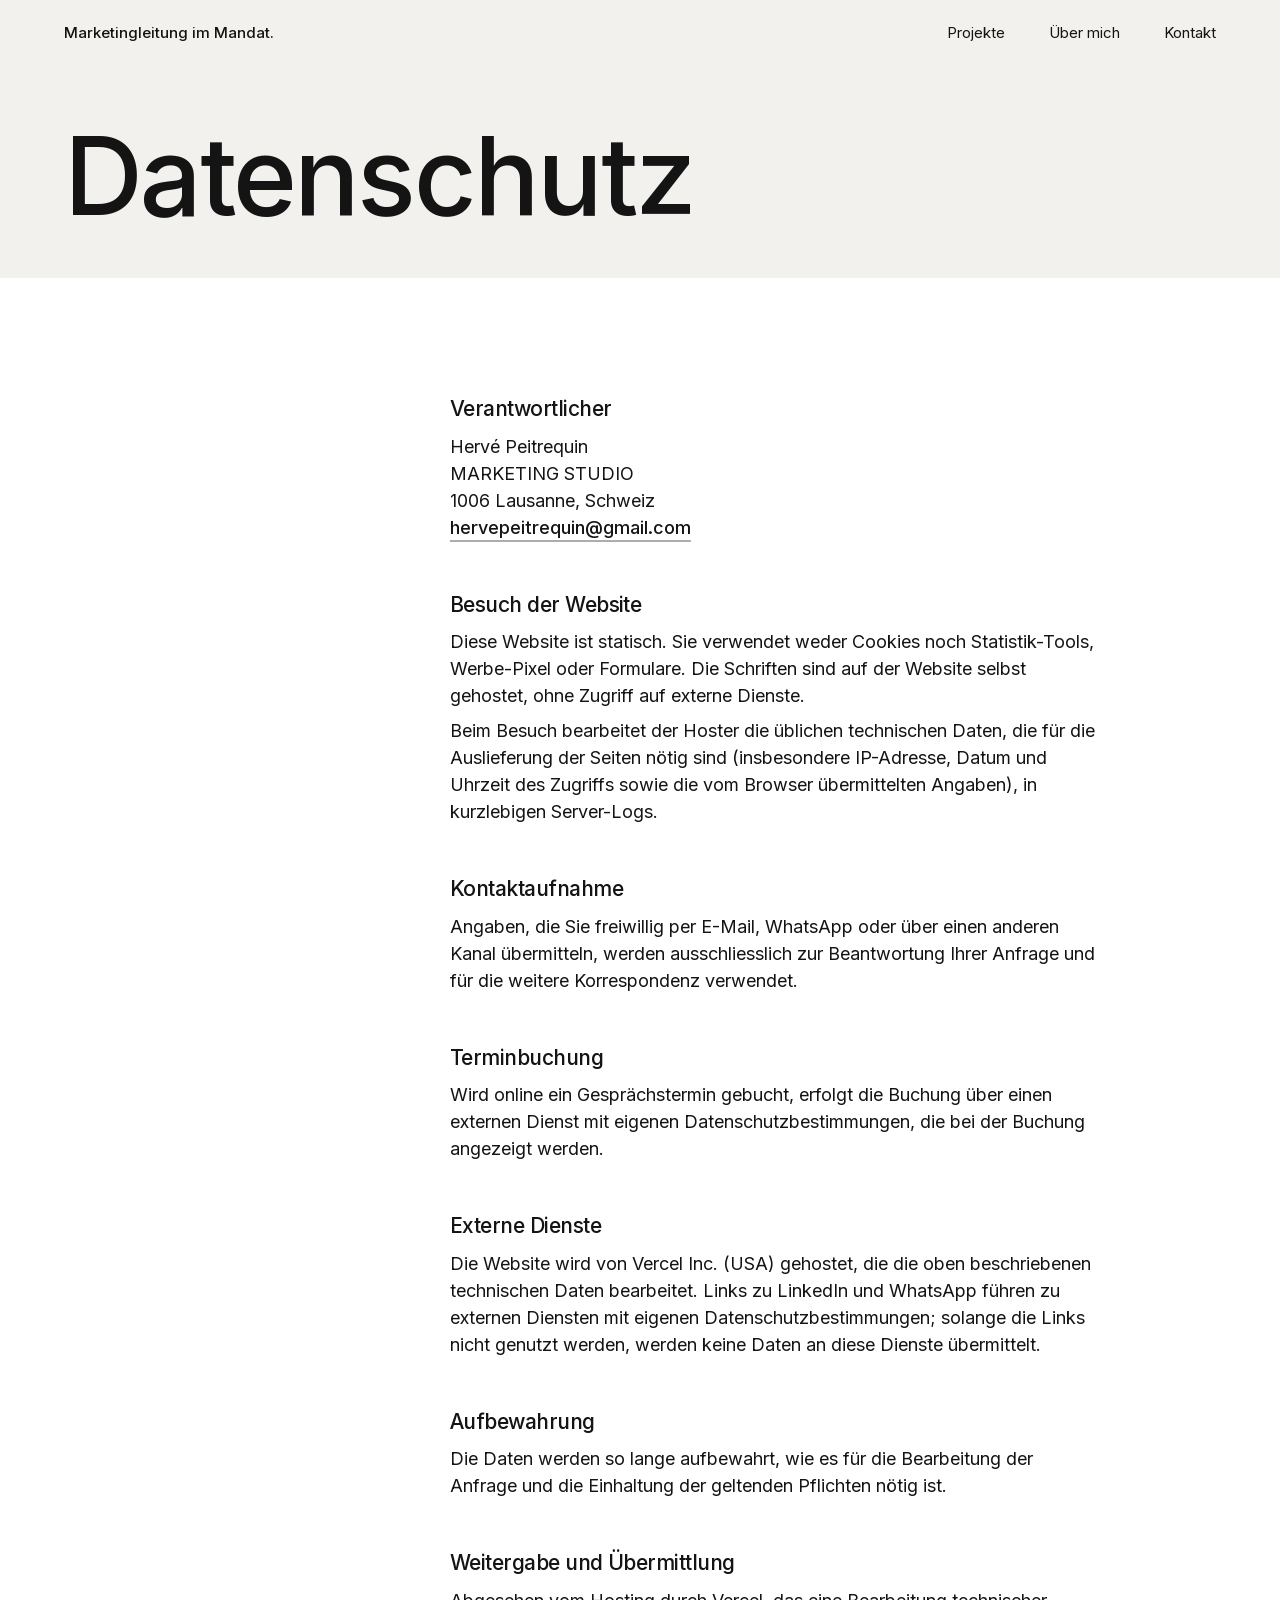
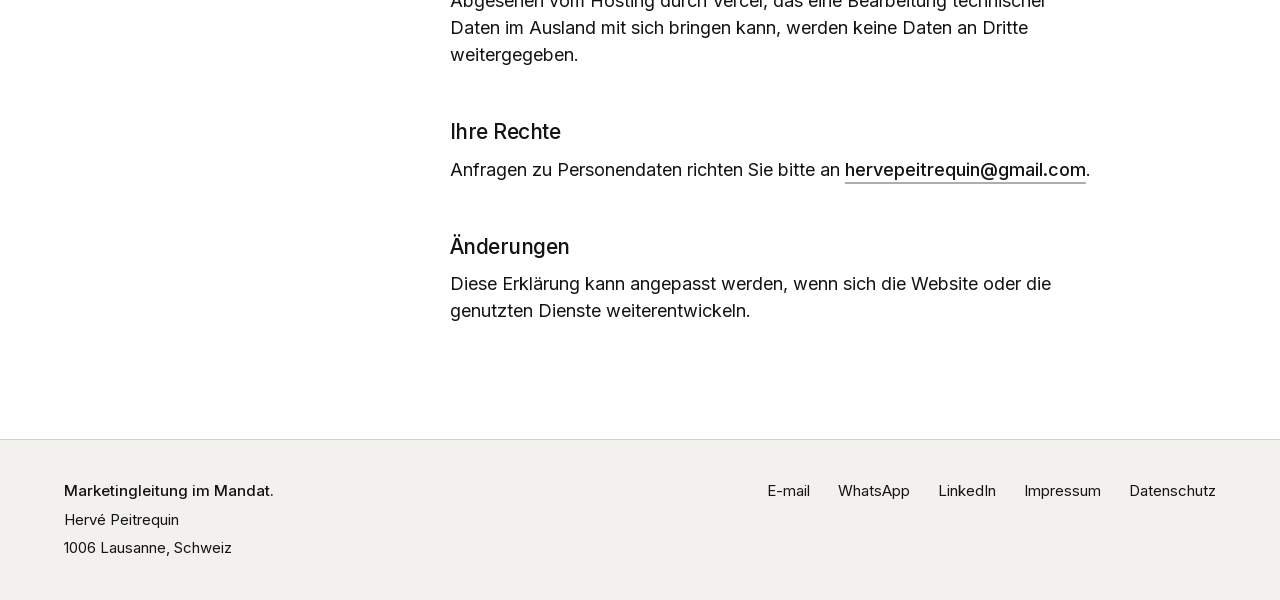
<file: de/datenschutz.html>
<!DOCTYPE html>
<html lang="de-CH">
<head>
<meta charset="UTF-8">
<meta name="viewport" content="width=device-width, initial-scale=1.0">
<title>Datenschutz | Hervé Peitrequin</title>
<meta name="description" content="Datenschutzerklärung der Website MARKETING STUDIO: Daten, die beim Besuch der Website und bei der Kontaktaufnahme bearbeitet werden.">
<meta name="robots" content="noindex">
<meta property="og:title" content="Datenschutz | Hervé Peitrequin">
<meta property="og:type" content="website">
<meta property="og:site_name" content="Hervé Peitrequin">
<meta property="og:locale" content="de_CH">
<link rel="icon" type="image/svg+xml" href="../favicon.svg?v=19">
<link rel="icon" type="image/png" sizes="32x32" href="../favicon-32.png?v=19">
<link rel="apple-touch-icon" href="../apple-touch-icon.png?v=19">
<link rel="stylesheet" href="../style.css">
</head>
<body>

<div class="barre">
  <div class="wrap">
    <nav aria-label="Hauptnavigation">
      <a href="../de/" class="signature">Marketingleitung im Mandat.</a>
      <div class="nav-links">
        <a href="../de/#projets">Projekte</a>
        <a href="../de/#a-propos">Über mich</a>
        <a href="../de/#contact">Kontakt</a>
      </div>
    </nav>
  </div>
</div>

<main>

  <header class="page-hero">
    <div class="wrap">
      <h1 class="t-display">Datenschutz</h1>
    </div>
  </header>

  <section class="faq s-blanc" aria-label="Datenschutzerklärung">
    <div class="wrap">
      <div class="faq-liste">
        <div class="faq-item">
          <h3>Verantwortlicher</h3>
          <p>Hervé Peitrequin<br>MARKETING STUDIO<br>1006 Lausanne, Schweiz<br><a class="cta" href="mailto:hervepeitrequin@gmail.com" data-link="email">hervepeitrequin@gmail.com</a></p>
        </div>
        <div class="faq-item">
          <h3>Besuch der Website</h3>
          <p>Diese Website ist statisch. Sie verwendet weder Cookies noch Statistik-Tools, Werbe-Pixel oder Formulare. Die Schriften sind auf der Website selbst gehostet, ohne Zugriff auf externe Dienste.</p>
          <p>Beim Besuch bearbeitet der Hoster die üblichen technischen Daten, die für die Auslieferung der Seiten nötig sind (insbesondere IP-Adresse, Datum und Uhrzeit des Zugriffs sowie die vom Browser übermittelten Angaben), in kurzlebigen Server-Logs.</p>
        </div>
        <div class="faq-item">
          <h3>Kontaktaufnahme</h3>
          <p>Angaben, die Sie freiwillig per E-Mail, WhatsApp oder über einen anderen Kanal übermitteln, werden ausschliesslich zur Beantwortung Ihrer Anfrage und für die weitere Korrespondenz verwendet.</p>
        </div>
        <div class="faq-item">
          <h3>Terminbuchung</h3>
          <p>Wird online ein Gesprächstermin gebucht, erfolgt die Buchung über einen externen Dienst mit eigenen Datenschutzbestimmungen, die bei der Buchung angezeigt werden.</p>
        </div>
        <div class="faq-item">
          <h3>Externe Dienste</h3>
          <p>Die Website wird von Vercel Inc. (USA) gehostet, die die oben beschriebenen technischen Daten bearbeitet. Links zu LinkedIn und WhatsApp führen zu externen Diensten mit eigenen Datenschutzbestimmungen; solange die Links nicht genutzt werden, werden keine Daten an diese Dienste übermittelt.</p>
        </div>
        <div class="faq-item">
          <h3>Aufbewahrung</h3>
          <p>Die Daten werden so lange aufbewahrt, wie es für die Bearbeitung der Anfrage und die Einhaltung der geltenden Pflichten nötig ist.</p>
        </div>
        <div class="faq-item">
          <h3>Weitergabe und Übermittlung</h3>
          <p>Abgesehen vom Hosting durch Vercel, das eine Bearbeitung technischer Daten im Ausland mit sich bringen kann, werden keine Daten an Dritte weitergegeben.</p>
        </div>
        <div class="faq-item">
          <h3>Ihre Rechte</h3>
          <p>Anfragen zu Personendaten richten Sie bitte an <a class="cta" href="mailto:hervepeitrequin@gmail.com" data-link="email">hervepeitrequin@gmail.com</a>.</p>
        </div>
        <div class="faq-item">
          <h3>Änderungen</h3>
          <p>Diese Erklärung kann angepasst werden, wenn sich die Website oder die genutzten Dienste weiterentwickeln.</p>
        </div>
      </div>
    </div>
  </section>

</main>

<footer data-footer></footer>

<script src="../config.js"></script>
<script>
window.SITE.whatsapp = "https://wa.me/41000000000?text=" + encodeURIComponent("Guten Tag, ich würde gerne über ein Marketingprojekt für unsere Organisation sprechen.");
</script>
<script src="../script.js"></script>

</body>
</html>
</file>
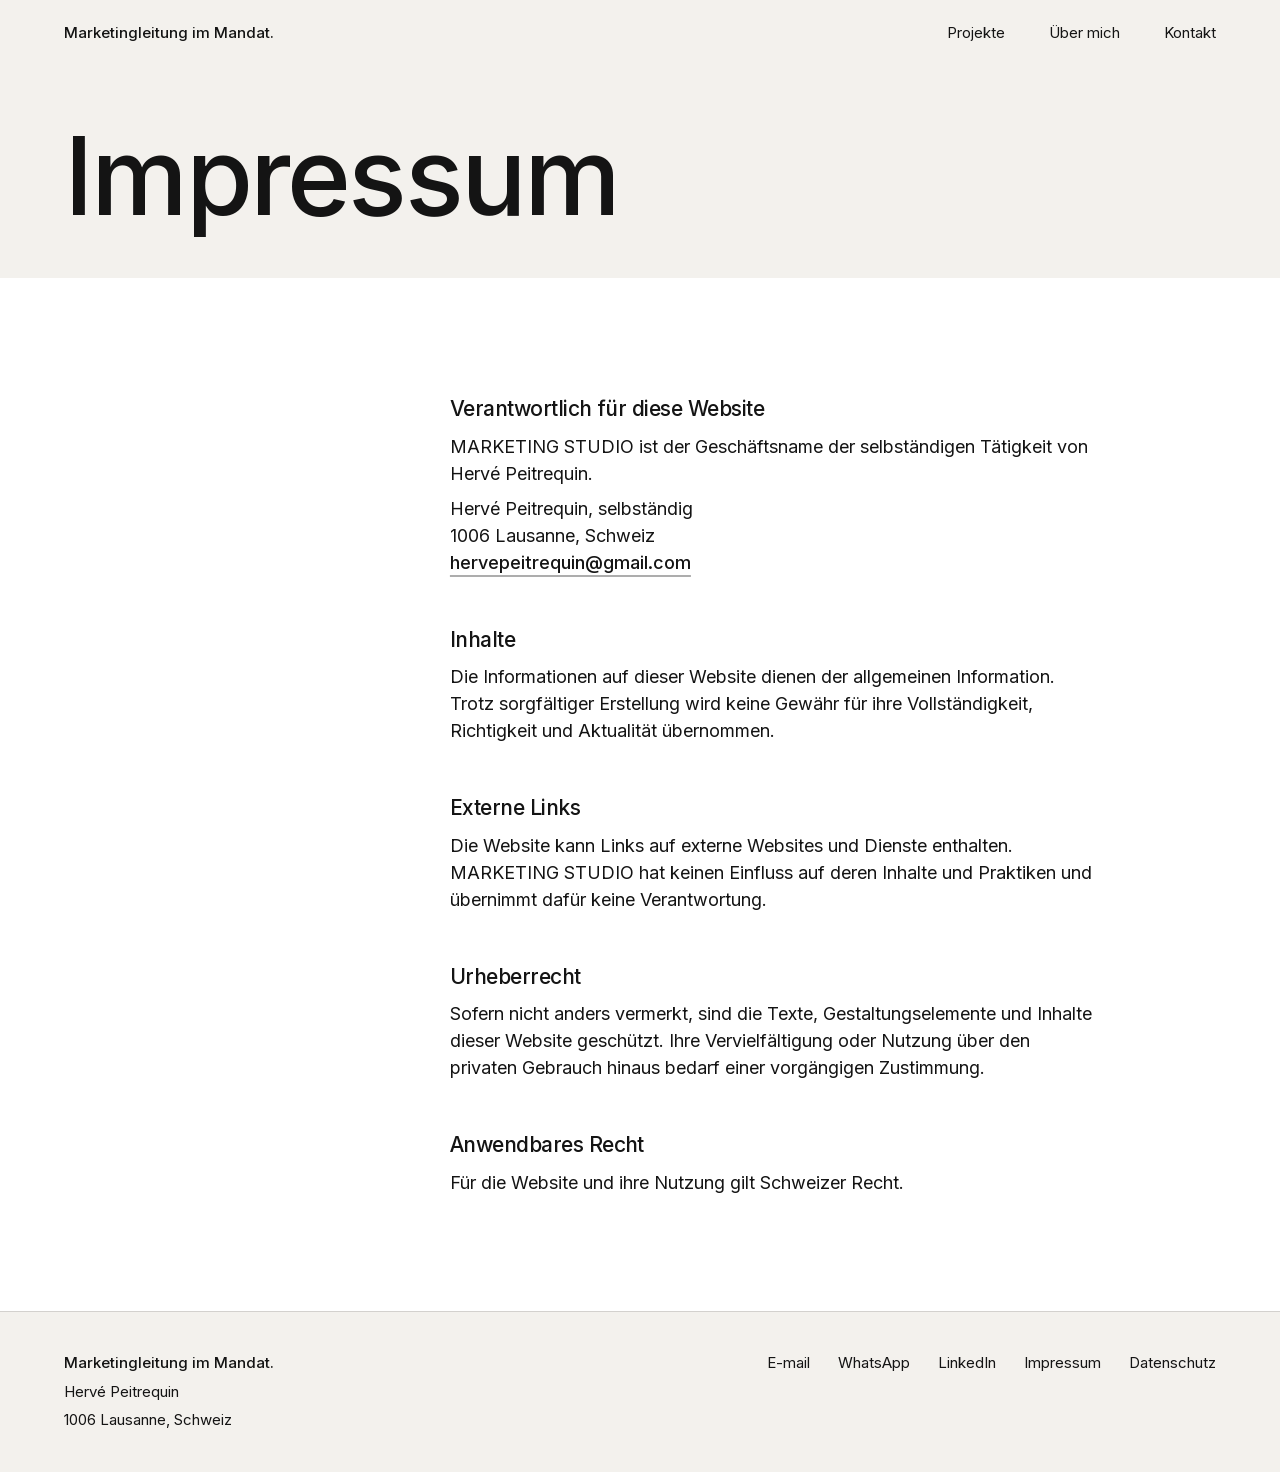
<file: de/impressum.html>
<!DOCTYPE html>
<html lang="de-CH">
<head>
<meta charset="UTF-8">
<meta name="viewport" content="width=device-width, initial-scale=1.0">
<title>Impressum | Hervé Peitrequin</title>
<meta name="description" content="Impressum der Website MARKETING STUDIO, Geschäftsname der selbständigen Tätigkeit von Hervé Peitrequin, Lausanne.">
<meta name="robots" content="noindex">
<meta property="og:title" content="Impressum | Hervé Peitrequin">
<meta property="og:type" content="website">
<meta property="og:site_name" content="Hervé Peitrequin">
<meta property="og:locale" content="de_CH">
<link rel="icon" type="image/svg+xml" href="../favicon.svg?v=19">
<link rel="icon" type="image/png" sizes="32x32" href="../favicon-32.png?v=19">
<link rel="apple-touch-icon" href="../apple-touch-icon.png?v=19">
<link rel="stylesheet" href="../style.css">
</head>
<body>

<div class="barre">
  <div class="wrap">
    <nav aria-label="Hauptnavigation">
      <a href="../de/" class="signature">Marketingleitung im Mandat.</a>
      <div class="nav-links">
        <a href="../de/#projets">Projekte</a>
        <a href="../de/#a-propos">Über mich</a>
        <a href="../de/#contact">Kontakt</a>
      </div>
    </nav>
  </div>
</div>

<main>

  <header class="page-hero">
    <div class="wrap">
      <h1 class="t-display">Impressum</h1>
    </div>
  </header>

  <section class="faq s-blanc" aria-label="Impressum">
    <div class="wrap">
      <div class="faq-liste">
        <div class="faq-item">
          <h3>Verantwortlich für diese Website</h3>
          <p>MARKETING STUDIO ist der Geschäftsname der selbständigen Tätigkeit von Hervé Peitrequin.</p>
          <p>Hervé Peitrequin, selbständig<br>1006 Lausanne, Schweiz<br><a class="cta" href="mailto:hervepeitrequin@gmail.com" data-link="email">hervepeitrequin@gmail.com</a></p>
        </div>
        <div class="faq-item">
          <h3>Inhalte</h3>
          <p>Die Informationen auf dieser Website dienen der allgemeinen Information. Trotz sorgfältiger Erstellung wird keine Gewähr für ihre Vollständigkeit, Richtigkeit und Aktualität übernommen.</p>
        </div>
        <div class="faq-item">
          <h3>Externe Links</h3>
          <p>Die Website kann Links auf externe Websites und Dienste enthalten. MARKETING STUDIO hat keinen Einfluss auf deren Inhalte und Praktiken und übernimmt dafür keine Verantwortung.</p>
        </div>
        <div class="faq-item">
          <h3>Urheberrecht</h3>
          <p>Sofern nicht anders vermerkt, sind die Texte, Gestaltungselemente und Inhalte dieser Website geschützt. Ihre Vervielfältigung oder Nutzung über den privaten Gebrauch hinaus bedarf einer vorgängigen Zustimmung.</p>
        </div>
        <div class="faq-item">
          <h3>Anwendbares Recht</h3>
          <p>Für die Website und ihre Nutzung gilt Schweizer Recht.</p>
        </div>
      </div>
    </div>
  </section>

</main>

<footer data-footer></footer>

<script src="../config.js"></script>
<script>
window.SITE.whatsapp = "https://wa.me/41000000000?text=" + encodeURIComponent("Guten Tag, ich würde gerne über ein Marketingprojekt für unsere Organisation sprechen.");
</script>
<script src="../script.js"></script>

</body>
</html>
</file>
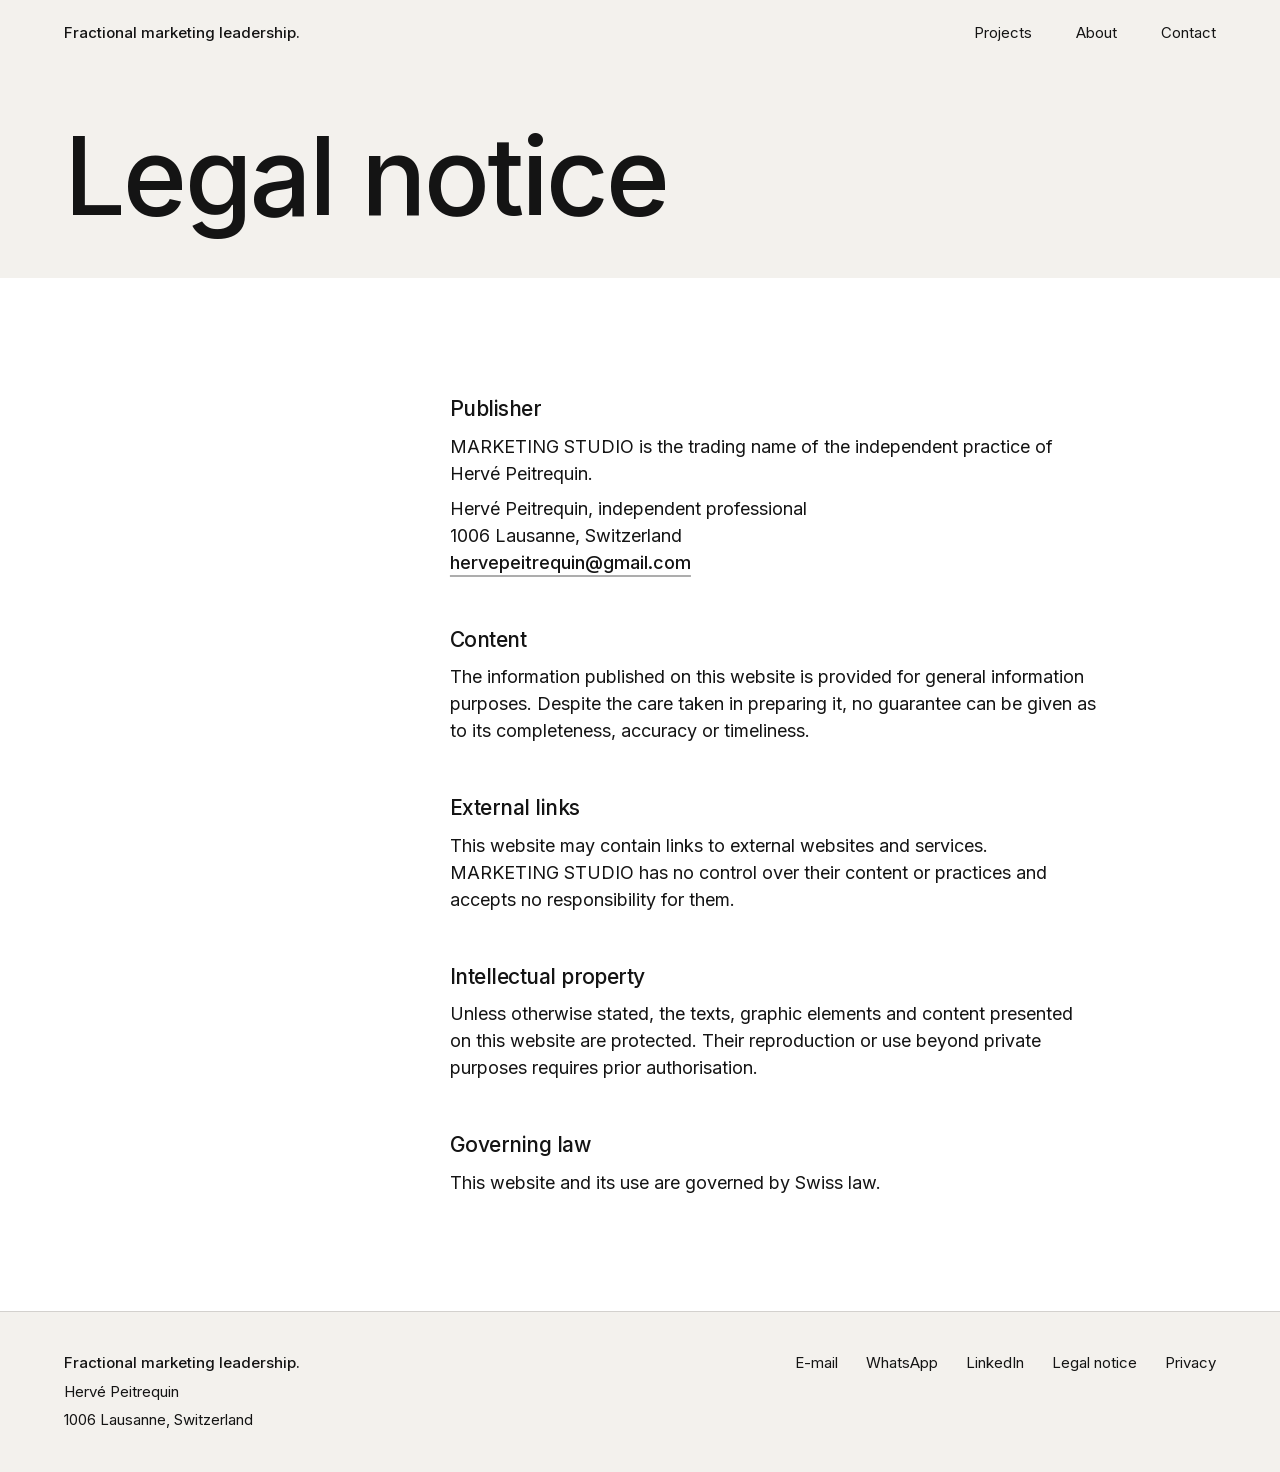
<file: en/legal-notice.html>
<!DOCTYPE html>
<html lang="en">
<head>
<meta charset="UTF-8">
<meta name="viewport" content="width=device-width, initial-scale=1.0">
<title>Legal Notice | Hervé Peitrequin</title>
<meta name="description" content="Legal notice for the MARKETING STUDIO website, trading name of the independent practice of Hervé Peitrequin, Lausanne.">
<meta name="robots" content="noindex">
<meta property="og:title" content="Legal Notice | Hervé Peitrequin">
<meta property="og:type" content="website">
<meta property="og:site_name" content="Hervé Peitrequin">
<meta property="og:locale" content="en">
<link rel="icon" type="image/svg+xml" href="../favicon.svg?v=19">
<link rel="icon" type="image/png" sizes="32x32" href="../favicon-32.png?v=19">
<link rel="apple-touch-icon" href="../apple-touch-icon.png?v=19">
<link rel="stylesheet" href="../style.css">
</head>
<body>

<div class="barre">
  <div class="wrap">
    <nav aria-label="Main navigation">
      <a href="../en/" class="signature">Fractional marketing leadership.</a>
      <div class="nav-links">
        <a href="../en/#projets">Projects</a>
        <a href="../en/#a-propos">About</a>
        <a href="../en/#contact">Contact</a>
      </div>
    </nav>
  </div>
</div>

<main>

  <header class="page-hero">
    <div class="wrap">
      <h1 class="t-display">Legal notice</h1>
    </div>
  </header>

  <section class="faq s-blanc" aria-label="Legal notice">
    <div class="wrap">
      <div class="faq-liste">
        <div class="faq-item">
          <h3>Publisher</h3>
          <p>MARKETING STUDIO is the trading name of the independent practice of Hervé Peitrequin.</p>
          <p>Hervé Peitrequin, independent professional<br>1006 Lausanne, Switzerland<br><a class="cta" href="mailto:hervepeitrequin@gmail.com" data-link="email">hervepeitrequin@gmail.com</a></p>
        </div>
        <div class="faq-item">
          <h3>Content</h3>
          <p>The information published on this website is provided for general information purposes. Despite the care taken in preparing it, no guarantee can be given as to its completeness, accuracy or timeliness.</p>
        </div>
        <div class="faq-item">
          <h3>External links</h3>
          <p>This website may contain links to external websites and services. MARKETING STUDIO has no control over their content or practices and accepts no responsibility for them.</p>
        </div>
        <div class="faq-item">
          <h3>Intellectual property</h3>
          <p>Unless otherwise stated, the texts, graphic elements and content presented on this website are protected. Their reproduction or use beyond private purposes requires prior authorisation.</p>
        </div>
        <div class="faq-item">
          <h3>Governing law</h3>
          <p>This website and its use are governed by Swiss law.</p>
        </div>
      </div>
    </div>
  </section>

</main>

<footer data-footer></footer>

<script src="../config.js"></script>
<script>
window.SITE.whatsapp = "https://wa.me/41000000000?text=" + encodeURIComponent("Hello, I would like to discuss a marketing project for our organisation.");
</script>
<script src="../script.js"></script>

</body>
</html>
</file>
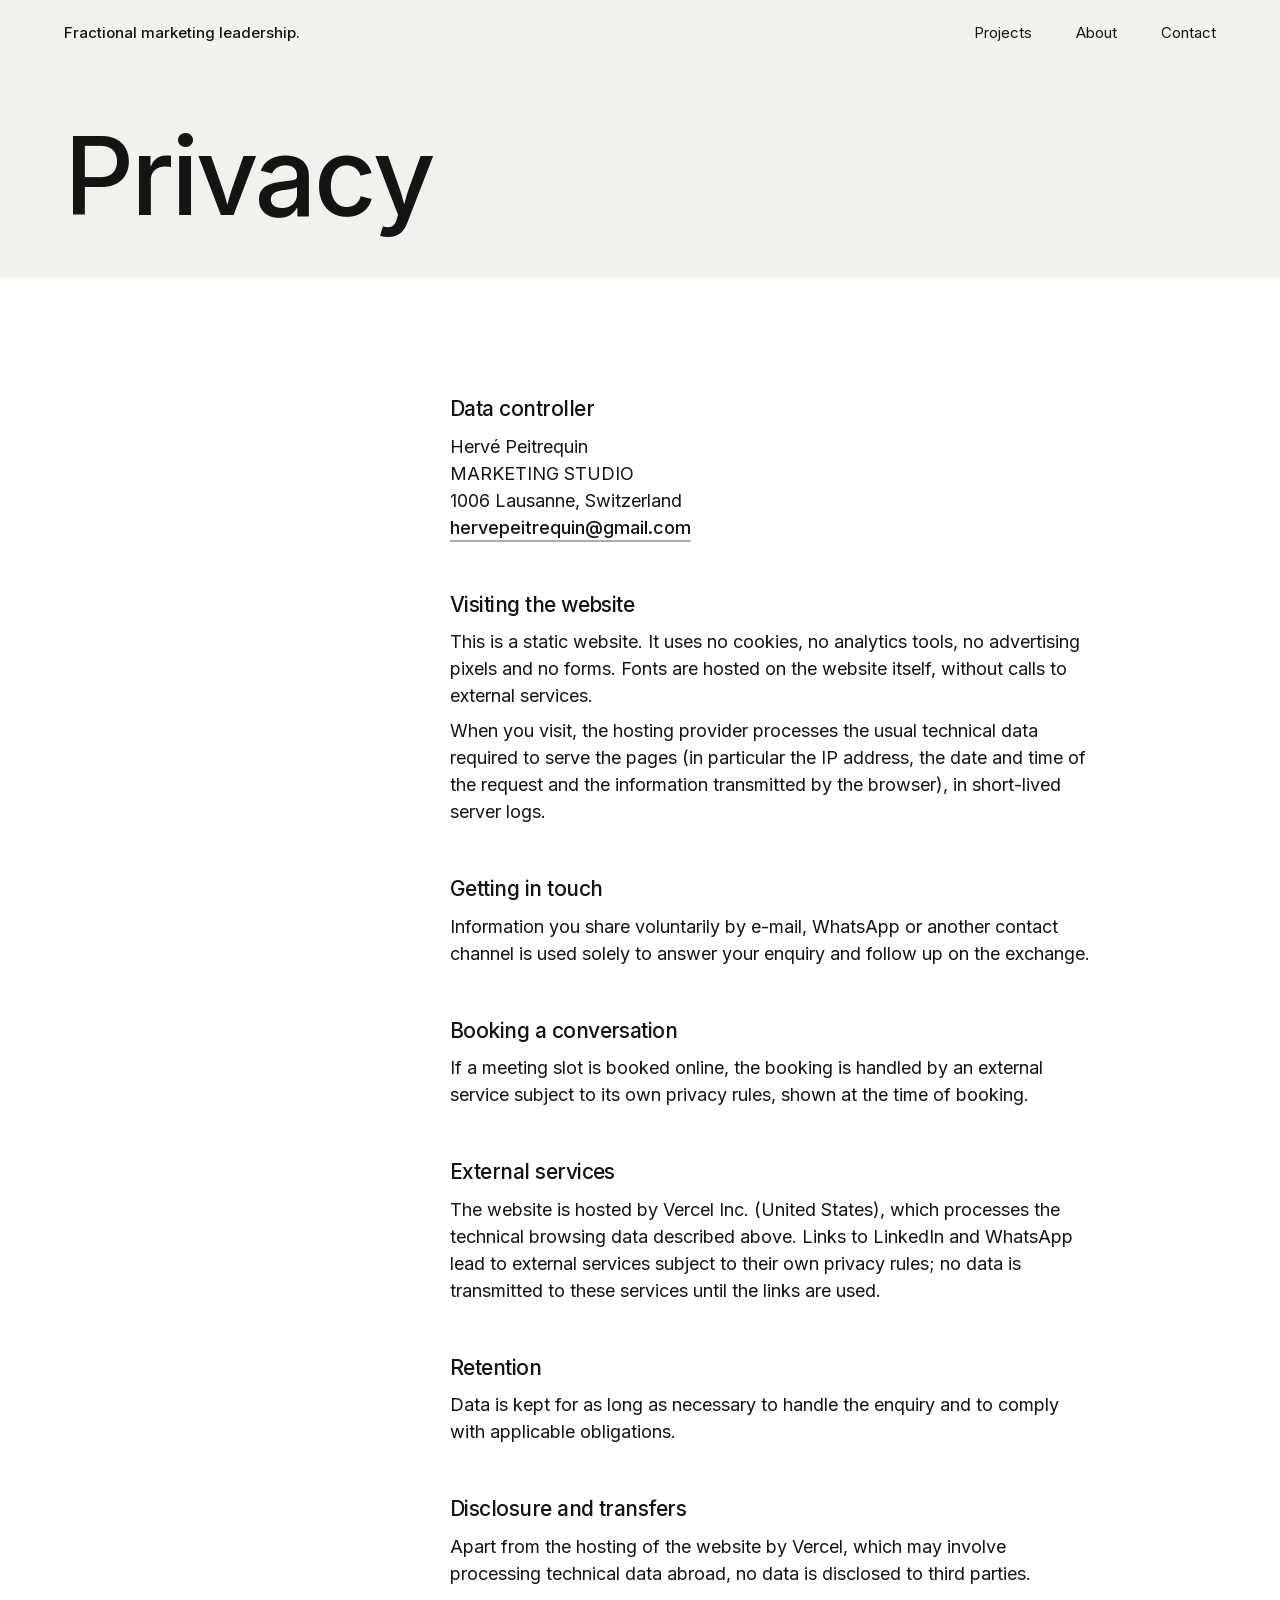
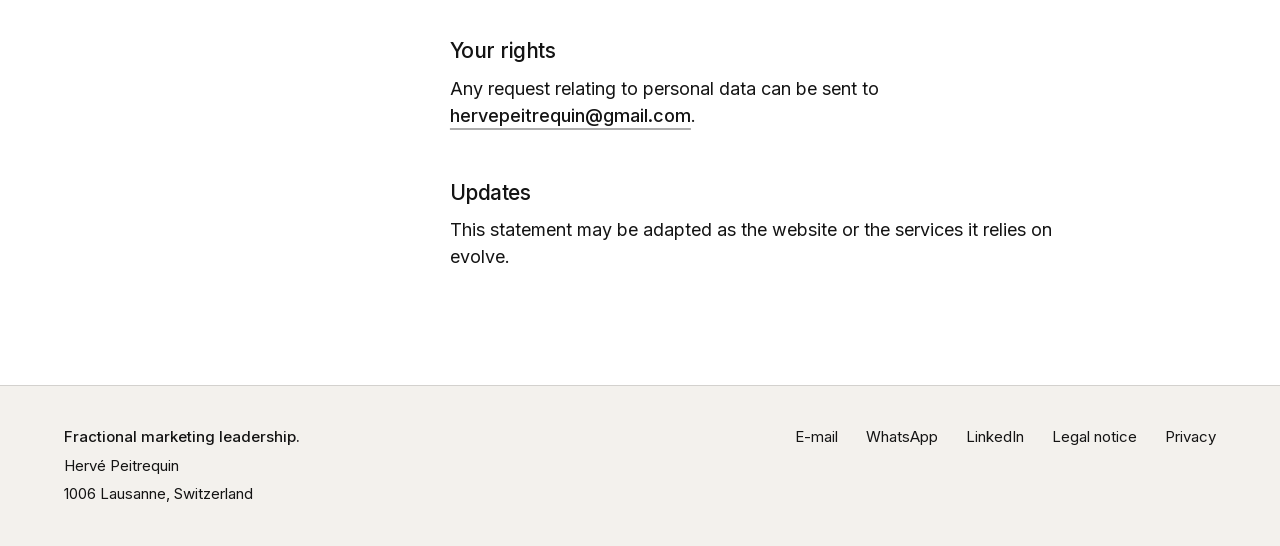
<file: en/privacy.html>
<!DOCTYPE html>
<html lang="en">
<head>
<meta charset="UTF-8">
<meta name="viewport" content="width=device-width, initial-scale=1.0">
<title>Privacy | Hervé Peitrequin</title>
<meta name="description" content="Privacy statement for the MARKETING STUDIO website: data processed when visiting the site and getting in touch.">
<meta name="robots" content="noindex">
<meta property="og:title" content="Privacy | Hervé Peitrequin">
<meta property="og:type" content="website">
<meta property="og:site_name" content="Hervé Peitrequin">
<meta property="og:locale" content="en">
<link rel="icon" type="image/svg+xml" href="../favicon.svg?v=19">
<link rel="icon" type="image/png" sizes="32x32" href="../favicon-32.png?v=19">
<link rel="apple-touch-icon" href="../apple-touch-icon.png?v=19">
<link rel="stylesheet" href="../style.css">
</head>
<body>

<div class="barre">
  <div class="wrap">
    <nav aria-label="Main navigation">
      <a href="../en/" class="signature">Fractional marketing leadership.</a>
      <div class="nav-links">
        <a href="../en/#projets">Projects</a>
        <a href="../en/#a-propos">About</a>
        <a href="../en/#contact">Contact</a>
      </div>
    </nav>
  </div>
</div>

<main>

  <header class="page-hero">
    <div class="wrap">
      <h1 class="t-display">Privacy</h1>
    </div>
  </header>

  <section class="faq s-blanc" aria-label="Privacy statement">
    <div class="wrap">
      <div class="faq-liste">
        <div class="faq-item">
          <h3>Data controller</h3>
          <p>Hervé Peitrequin<br>MARKETING STUDIO<br>1006 Lausanne, Switzerland<br><a class="cta" href="mailto:hervepeitrequin@gmail.com" data-link="email">hervepeitrequin@gmail.com</a></p>
        </div>
        <div class="faq-item">
          <h3>Visiting the website</h3>
          <p>This is a static website. It uses no cookies, no analytics tools, no advertising pixels and no forms. Fonts are hosted on the website itself, without calls to external services.</p>
          <p>When you visit, the hosting provider processes the usual technical data required to serve the pages (in particular the IP address, the date and time of the request and the information transmitted by the browser), in short-lived server logs.</p>
        </div>
        <div class="faq-item">
          <h3>Getting in touch</h3>
          <p>Information you share voluntarily by e-mail, WhatsApp or another contact channel is used solely to answer your enquiry and follow up on the exchange.</p>
        </div>
        <div class="faq-item">
          <h3>Booking a conversation</h3>
          <p>If a meeting slot is booked online, the booking is handled by an external service subject to its own privacy rules, shown at the time of booking.</p>
        </div>
        <div class="faq-item">
          <h3>External services</h3>
          <p>The website is hosted by Vercel Inc. (United States), which processes the technical browsing data described above. Links to LinkedIn and WhatsApp lead to external services subject to their own privacy rules; no data is transmitted to these services until the links are used.</p>
        </div>
        <div class="faq-item">
          <h3>Retention</h3>
          <p>Data is kept for as long as necessary to handle the enquiry and to comply with applicable obligations.</p>
        </div>
        <div class="faq-item">
          <h3>Disclosure and transfers</h3>
          <p>Apart from the hosting of the website by Vercel, which may involve processing technical data abroad, no data is disclosed to third parties.</p>
        </div>
        <div class="faq-item">
          <h3>Your rights</h3>
          <p>Any request relating to personal data can be sent to <a class="cta" href="mailto:hervepeitrequin@gmail.com" data-link="email">hervepeitrequin@gmail.com</a>.</p>
        </div>
        <div class="faq-item">
          <h3>Updates</h3>
          <p>This statement may be adapted as the website or the services it relies on evolve.</p>
        </div>
      </div>
    </div>
  </section>

</main>

<footer data-footer></footer>

<script src="../config.js"></script>
<script>
window.SITE.whatsapp = "https://wa.me/41000000000?text=" + encodeURIComponent("Hello, I would like to discuss a marketing project for our organisation.");
</script>
<script src="../script.js"></script>

</body>
</html>
</file>
<file: 1a.css>
/* ============================================================
   1A — feuille unique, sobre, inspirée d'intmagic.com
   (remplace home.css + v36.css sur FR, DE et EN)

   · fond gris clair uni, sans trame ; les bento sont BLANCHES,
     posées dessus, sans filet ni surlignage
   · une seule police (Inter), des tailles peu nombreuses ; les
     grands titres en deux tons — encre puis gris —, le petit texte
     en encre
   · la couleur seulement par touches, avec un rôle fixe :
     voir le CODE COULEUR du bloc 1A·b en fin de fichier
   · beaucoup d'air : sections larges, images mises en avant
   ============================================================ */
@font-face { font-family: 'Inter'; font-style: normal; font-weight: 400; font-display: swap; src: url('fonts/inter-400-latin.woff2') format('woff2'); unicode-range: U+0000-00FF, U+0131, U+0152-0153, U+02BB-02BC, U+02C6, U+02DA, U+02DC, U+0304, U+0308, U+0329, U+2000-206F, U+20AC, U+2122, U+2191, U+2193, U+2212, U+2215, U+FEFF, U+FFFD; }
@font-face { font-family: 'Inter'; font-style: normal; font-weight: 400; font-display: swap; src: url('fonts/inter-400-latin-ext.woff2') format('woff2'); unicode-range: U+0100-02BA, U+02BD-02C5, U+02C7-02CC, U+02CE-02D7, U+02DD-02FF, U+0304, U+0308, U+0329, U+1D00-1DBF, U+1E00-1E9F, U+1EF2-1EFF, U+2020, U+20A0-20AB, U+20AD-20C0, U+2113, U+2C60-2C7F, U+A720-A7FF; }
@font-face { font-family: 'Inter'; font-style: normal; font-weight: 500; font-display: swap; src: url('fonts/inter-500-latin.woff2') format('woff2'); unicode-range: U+0000-00FF, U+0131, U+0152-0153, U+02BB-02BC, U+02C6, U+02DA, U+02DC, U+0304, U+0308, U+0329, U+2000-206F, U+20AC, U+2122, U+2191, U+2193, U+2212, U+2215, U+FEFF, U+FFFD; }
@font-face { font-family: 'Inter'; font-style: normal; font-weight: 500; font-display: swap; src: url('fonts/inter-500-latin-ext.woff2') format('woff2'); unicode-range: U+0100-02BA, U+02BD-02C5, U+02C7-02CC, U+02CE-02D7, U+02DD-02FF, U+0304, U+0308, U+0329, U+1D00-1DBF, U+1E00-1E9F, U+1EF2-1EFF, U+2020, U+20A0-20AB, U+20AD-20C0, U+2113, U+2C60-2C7F, U+A720-A7FF; }
@font-face { font-family: 'Inter'; font-style: normal; font-weight: 600; font-display: swap; src: url('fonts/inter-600-latin.woff2') format('woff2'); unicode-range: U+0000-00FF, U+0131, U+0152-0153, U+02BB-02BC, U+02C6, U+02DA, U+02DC, U+0304, U+0308, U+0329, U+2000-206F, U+20AC, U+2122, U+2191, U+2193, U+2212, U+2215, U+FEFF, U+FFFD; }
@font-face { font-family: 'Inter'; font-style: normal; font-weight: 600; font-display: swap; src: url('fonts/inter-600-latin-ext.woff2') format('woff2'); unicode-range: U+0100-02BA, U+02BD-02C5, U+02C7-02CC, U+02CE-02D7, U+02DD-02FF, U+0304, U+0308, U+0329, U+1D00-1DBF, U+1E00-1E9F, U+1EF2-1EFF, U+2020, U+20A0-20AB, U+20AD-20C0, U+2113, U+2C60-2C7F, U+A720-A7FF; }

:root {
  --fond: #EFEFEF;
  --carte: #FFFFFF;
  --creux: #F5F5F5;          /* fond d'image contenue, pastilles neutres */
  --encre: #121212;
  --texte: #3C3C3C;          /* texte courant dans les cartes */
  --gris: #8E8E8E;           /* la seconde voix des grands titres */
  --gris-fonce: #6B6B6B;     /* accroches (assez contrasté pour du 20px) */

  /* les trois couleurs exactes de l'illustration de maas.engineering
     (fichier source sRGB, sans profil) */
  --jaune: #FFB21A;
  --bleu: #1E5DFF;            /* repli sRGB du bleu maas */
  --bleu-survol: #124EFB;
  --rouge: #FF531B;

  --police: 'Inter', -apple-system, BlinkMacSystemFont, 'Helvetica Neue', Arial, sans-serif;

  /* 5 tailles */
  --t-display: clamp(44px, 6.6vw, 96px);
  --t-titre: clamp(30px, 3.6vw, 52px);
  --t-moyen: clamp(19px, 1.6vw, 23px);
  --t-texte: 16px;
  --t-label: 13px;

  --marge: clamp(16px, 4vw, 48px);
  --large: 1240px;
  --section: clamp(96px, 12vw, 176px);
  --rayon: 20px;
  --rayon-int: 12px;
  --gap: 14px;
}@supports (color: oklch(0 0 0)) {
  /* le bleu exact des boutons et liens de maas.engineering
     (--app-color-accent-bg-solid / -hover) */
  :root { --bleu: oklch(0.56 0.26 264); --bleu-survol: oklch(0.52 0.26 264); }
}

*, *::before, *::after { box-sizing: border-box; }
html { -webkit-text-size-adjust: 100%; scroll-behavior: smooth; }
body {
  margin: 0;
  background: var(--fond);
  color: var(--encre);
  font-family: var(--police);
  font-size: var(--t-texte);
  line-height: 1.55;
  letter-spacing: -0.005em;
  -webkit-font-smoothing: antialiased;
  -moz-osx-font-smoothing: grayscale;
  text-rendering: optimizeLegibility;
}
img { display: block; max-width: 100%; height: auto; }
h1, h2, h3, p, ul { margin: 0; }
ul { padding: 0; list-style: none; }
a { color: inherit; }
button { font: inherit; color: inherit; }
::selection { background: var(--bleu); color: #fff; }
:focus-visible { outline: 2px solid var(--bleu); outline-offset: 3px; }

.gris { color: var(--gris); }
.insecable { white-space: nowrap; }

/* les registres */
.display, .titre, .intro, .ia-texte, .mission {
  font-weight: 600;
  letter-spacing: -0.04em;
  text-wrap: balance;
}
.ui { font-size: var(--t-label); font-weight: 500; letter-spacing: 0; }

/* apparition au défilement (inchangée) */
.rv { opacity: 0; transform: translateY(16px); transition: opacity 0.6s ease, transform 0.6s cubic-bezier(.2,.7,.2,1); }
.rv.vu { opacity: 1; transform: none; }
@media (prefers-reduced-motion: reduce) {
  html { scroll-behavior: auto; }
  .rv { opacity: 1; transform: none; transition: none; }
}

/* ------------------------------------------------------------
   MENU — la même pilule, trois entrées
   ------------------------------------------------------------ */
.term {
  position: fixed;
  top: 14px;
  left: 50%;
  transform: translateX(-50%);
  z-index: 50;
  display: flex;
  gap: 2px;
  padding: 4px;
  background: rgba(255, 255, 255, 0.86);
  -webkit-backdrop-filter: blur(16px);
  backdrop-filter: blur(16px);
  border-radius: 999px;
  box-shadow: 0 1px 2px rgba(0, 0, 0, 0.04);
}
.term a {
  display: inline-flex;
  align-items: center;
  gap: 8px;
  padding: 9px 18px;
  border-radius: 999px;
  font-size: 14px;
  font-weight: 500;
  text-decoration: none;
  color: var(--encre);
  white-space: nowrap;
  transition: background-color 0.2s ease;
}
.term a::before {
  content: "";
  width: 6px;
  height: 6px;
  margin-left: -14px;
  border-radius: 50%;
  background: var(--rouge);
  opacity: 0;
  transition: opacity 0.2s ease, margin 0.2s ease;
}
.term a:hover { background: var(--creux); }
.term .sep { align-self: center; width: 1px; height: 16px; margin: 0 6px; background: rgba(0, 0, 0, 0.12); }
.term a.lang { width: 36px; padding: 9px 0; justify-content: center; }
.term a.lang::before { content: none; }
.term a.lang.langue-active, .term a.lang.langue-active:hover { background: var(--jaune); }
.term a.actif::before { opacity: 1; margin-left: 0; }
@media (max-width: 479px) {
  .term { top: 10px; gap: 0; max-width: calc(100vw - 16px); }
  .term a { padding: 9px 10px; font-size: 13px; }
  .term a.lang { width: 32px; }
  .term .sep { margin: 0 3px; }
}

/* ------------------------------------------------------------
   BOUTONS ET LIENS
   ------------------------------------------------------------ */
.btn {
  display: inline-flex;
  align-items: center;
  justify-content: center;
  gap: 8px;
  padding: 14px 24px;
  border-radius: 999px;
  background: var(--bleu);
  color: #fff;
  font-size: 15px;
  font-weight: 500;
  text-decoration: none;
  transition: background-color 0.2s ease;
}
.btn:hover { background: var(--bleu-survol); }
.lien {
  font-weight: 500;
  text-decoration: underline;
  text-decoration-thickness: 1px;
  text-underline-offset: 4px;
  text-decoration-color: rgba(18, 18, 18, 0.25);
  transition: text-decoration-color 0.2s ease;
}
.lien:hover { text-decoration-color: var(--encre); }
.arr { display: inline-block; }

/* ------------------------------------------------------------
   SECTIONS — un axe central, beaucoup d'air
   ------------------------------------------------------------ */
main > section, .suite > section { padding: var(--section) var(--marge) 0; }
main > section > *,
.suite > section > *,
.hero-centre { width: 100%; max-width: var(--large); margin-inline: auto; }

/* l'en-tête de section : grand titre en deux tons, aligné à gauche */
.intro, .faq > .titre {
  max-width: var(--large);
  margin-bottom: clamp(40px, 5vw, 72px);
  font-size: var(--t-titre);
  line-height: 1.06;
}
#projets > .intro { padding-right: min(30%, 360px); }

/* ------------------------------------------------------------
   HERO — plein écran, le titre seul au centre
   ------------------------------------------------------------ */
.hero { padding: 0 var(--marge); }
.hero-centre {
  min-height: 100vh;
  min-height: 100svh;
  display: flex;
  flex-direction: column;
  align-items: center;
  justify-content: center;
  gap: 32px;
  padding: 96px 0 72px;
  text-align: center;
}
.hero h1 {
  font-size: var(--t-display);
  line-height: 0.98;
  letter-spacing: -0.05em;
}
.hero h1 .ligne { display: block; }
@media (min-width: 900px) { .hero h1 .ligne { white-space: nowrap; } }
.hero p {
  max-width: 34em;
  font-size: 18px;
  line-height: 1.55;
  color: var(--texte);
  text-wrap: pretty;
}
.hero-cta { display: flex; align-items: center; gap: 28px; flex-wrap: wrap; justify-content: center; margin-top: 8px; }
.hero-cta .lien { font-size: 15px; }

/* ------------------------------------------------------------
   BENTO — blanches sur le gris, sans filet, sans surlignage
   ------------------------------------------------------------ */
.bento { display: grid; grid-template-columns: repeat(12, minmax(0, 1fr)); gap: var(--gap); }
.box { position: relative; background: var(--carte); border-radius: var(--rayon); color: var(--encre); }
.b-7 { grid-column: span 7; }
.b-5 { grid-column: span 5; }
.depliable { cursor: pointer; }
.depliable.ouverte { grid-column: 1 / -1; cursor: default; }

.box-tete {
  all: unset;
  box-sizing: border-box;
  display: flex;
  flex-direction: column;
  width: 100%;
  height: 100%;
  cursor: pointer;
}
.box-tete:focus-visible { outline: 2px solid var(--bleu); outline-offset: 3px; border-radius: var(--rayon); }

/* la pastille flèche : neutre au repos, rouge au survol de la carte */
.fleche {
  display: inline-grid;
  place-items: center;
  flex: none;
  width: 36px;
  height: 36px;
  border-radius: 50%;
  background: var(--creux);
  color: var(--encre);
  font-size: 16px;
  line-height: 1;
  transition: background-color 0.2s ease, color 0.2s ease, transform 0.3s ease;
}

/* ---- projets ---- */
#projets .box { padding: 8px; }
#projets .box-tete { display: grid; grid-template-columns: 1fr auto; grid-template-rows: auto auto 1fr; column-gap: 16px; }
#projets .apercu {
  grid-column: 1 / -1;
  grid-row: 1;
  overflow: hidden;
  border-radius: var(--rayon-int);
  background: var(--creux);
  aspect-ratio: 16 / 10;
}
#projets .b-5 .apercu { aspect-ratio: 8 / 7; }   /* même hauteur que la b-7 voisine */
#projets .apercu img { width: 100%; height: 100%; object-fit: cover; transition: transform 0.6s cubic-bezier(.2,.7,.2,1); }
#projets .apercu-contenue img { object-fit: contain; padding: 14%; }
#projets .depliable:not(.ouverte):hover .apercu img { transform: scale(1.025); }
#projets .box-tete > .ui { grid-column: 1; grid-row: 2; padding: 18px 10px 6px; color: var(--encre); }
#projets .accroche {
  grid-column: 1; grid-row: 3;
  padding: 0 10px 12px;
  max-width: 30em;
  font-size: var(--t-moyen);
  font-weight: 500;
  line-height: 1.3;
  letter-spacing: -0.02em;
  color: var(--gris-fonce);
  text-wrap: pretty;
}
#projets .accroche strong { font-weight: 500; color: var(--encre); }
#projets .plus { grid-column: 2; grid-row: 2 / 4; align-self: end; margin: 0 4px 10px 0; }
#projets .depliable:not(.ouverte):hover .plus { background: var(--rouge); color: #fff; }
#projets .depliable.ouverte .apercu,
#projets .depliable.ouverte .accroche,
#projets .depliable.ouverte .plus { display: none; }
#projets .depliable.ouverte .box-tete > .ui { padding-top: 14px; }

/* fermer : une petite pilule en haut à droite de la carte ouverte */
.fermer-btn {
  all: unset;
  box-sizing: border-box;
  position: absolute;
  top: 14px;
  right: 14px;
  z-index: 2;
  display: none;
  align-items: center;
  gap: 8px;
  padding: 8px 14px;
  border-radius: 999px;
  background: var(--creux);
  font-size: var(--t-label);
  font-weight: 500;
  cursor: pointer;
  transition: background-color 0.2s ease;
}
.fermer-btn:hover { background: #E6E6E6; }
.fermer-btn .croix { font-size: 1.3em; line-height: 1; }
.depliable.ouverte .fermer-btn { display: inline-flex; }

/* le détail : se déplie en hauteur (piloté en JS) */
.box-detail { overflow: hidden; max-height: 0; transition: max-height 0.55s cubic-bezier(.2,.7,.2,1); }
.detail-in { display: flex; flex-direction: column; gap: clamp(28px, 3.4vw, 48px); padding: 12px 10px clamp(20px, 3vw, 40px); }
.detail-in > img { width: 100%; max-height: 72vh; object-fit: cover; border-radius: var(--rayon-int); }
#isl .detail-in > img, #spatz .detail-in > img { object-fit: contain; max-height: 420px; padding: 6%; background: var(--creux); }
.mission { font-size: var(--t-titre); line-height: 1.06; max-width: 18em; }
.detail-blocs-3 { display: grid; grid-template-columns: repeat(3, minmax(0, 1fr)); gap: clamp(24px, 3.4vw, 56px); }
.detail-blocs-3 h3.ui { margin-bottom: 12px; color: var(--gris); }
.detail-blocs-3 p, .chiffres li { color: var(--texte); }
.chiffres li { position: relative; padding-left: 18px; }
.chiffres li + li { margin-top: 8px; }
.chiffres li::before { content: "–"; position: absolute; left: 0; color: var(--gris); }

/* la carte d'appel en fin de projets */
.box-cta {
  display: flex;
  flex-direction: column;
  align-items: flex-start;
  justify-content: flex-end;
  gap: 24px;
  padding: clamp(24px, 2.8vw, 40px);
  text-decoration: none;
  min-height: 260px;
}
#projets .box-cta { padding: clamp(24px, 2.8vw, 40px); }
.cta-titre { font-size: var(--t-titre); font-weight: 600; line-height: 1.06; letter-spacing: -0.04em; }

/* ------------------------------------------------------------
   LE MARKETING ACCÉLÉRÉ — une carte blanche qui se déplie
   ------------------------------------------------------------ */
.ia { padding-top: 0; }
.ia-carte { background: var(--carte); border-radius: var(--rayon); cursor: pointer; --pad: clamp(24px, 4vw, 56px); }
.ia-tete {
  display: flex;
  align-items: flex-end;
  justify-content: space-between;
  gap: 32px;
  width: 100%;
  padding: var(--pad);
  background: none;
  border: 0;
  border-radius: var(--rayon);
  text-align: left;
  cursor: pointer;
}
.ia-texte { max-width: 24em; font-size: var(--t-titre); line-height: 1.1; text-wrap: pretty; }
.ia-fleche { width: 44px; height: 44px; display: grid; place-items: center; flex: none; border-radius: 50%; background: var(--creux); font-size: 18px; transition: transform 0.3s ease, background-color 0.2s ease, color 0.2s ease; }
.ia-carte:hover .ia-fleche { background: var(--rouge); color: #fff; }
.ia-carte.ouverte .ia-fleche { transform: rotate(90deg); }
.ia-details { display: grid; grid-template-rows: 0fr; opacity: 0; visibility: hidden; transition: grid-template-rows 0.3s ease-out, opacity 0.3s ease-out, visibility 0s linear 0.3s; }
.ia-carte.ouverte .ia-details { grid-template-rows: 1fr; opacity: 1; visibility: visible; transition: grid-template-rows 0.3s ease-out, opacity 0.3s ease-out, visibility 0s; }
.ia-in { min-height: 0; overflow: hidden; }
.ia-titre { margin: 0 var(--pad) 24px; font-size: var(--t-label); font-weight: 500; color: var(--gris); }
.ia-points { display: grid; grid-template-columns: repeat(3, minmax(0, 1fr)); gap: 32px 40px; padding: 0 var(--pad) var(--pad); }
.ia-points h3 { margin-bottom: 6px; font-size: var(--t-texte); font-weight: 600; }
.ia-points p { color: var(--texte); }

/* ------------------------------------------------------------
   À PROPOS — bio | références
   ------------------------------------------------------------ */
.bio-grille { display: grid; grid-template-columns: 7fr 5fr; gap: var(--gap); }
.bio-texte, .refs { background: var(--carte); border-radius: var(--rayon); padding: clamp(24px, 3vw, 40px); }
.bio-texte { display: flex; flex-direction: column; gap: 28px; }
.bio-texte > .ui, .refs > .ui { color: var(--gris); }
.bio-tete { display: flex; align-items: flex-end; gap: 24px; }
.bio-photo { width: clamp(120px, 14vw, 180px); aspect-ratio: 4 / 5; object-fit: cover; border-radius: var(--rayon-int); }
.bio-tete .titre { font-size: var(--t-titre); line-height: 1.02; }
.bio-corps { display: flex; flex-direction: column; gap: 14px; max-width: 36em; color: var(--texte); }
.bio-plus { display: none; }
.refs { display: flex; flex-direction: column; gap: 28px; }
.refs-grille { flex: 1; display: grid; grid-template-columns: repeat(2, 1fr); gap: 8px; }
.refs-grille img {
  width: 100%;
  height: 84px;
  padding: 24px 28px;
  object-fit: contain;
  background: var(--creux);
  border-radius: var(--rayon-int);
  filter: grayscale(1);
  opacity: 0.85;
}
.refs-grille img.lg-haut { padding: 18px 28px; }

/* ------------------------------------------------------------
   FAQ — des cartes blanches empilées
   ------------------------------------------------------------ */
.faq .bento { grid-template-columns: 1fr; gap: 8px; }
.box-faq { border-radius: 16px; }
.box-faq .box-tete { flex-direction: row; align-items: center; justify-content: space-between; gap: 24px; padding: 20px 20px 20px 28px; }
.box-faq .accroche { font-size: var(--t-moyen); font-weight: 500; line-height: 1.3; letter-spacing: -0.02em; }
.box-faq:hover .signe { background: var(--rouge); color: #fff; }
.box-faq.ouverte .signe { transform: rotate(180deg); background: var(--creux); color: var(--encre); }
.box-faq .detail-in { padding: 0 28px 28px; }
.box-faq .detail-in p { max-width: 46em; color: var(--texte); }

/* ------------------------------------------------------------
   CONTACT + PIED
   ------------------------------------------------------------ */
.contact { padding-bottom: var(--marge); }
.contact .centre {
  display: flex;
  flex-direction: column;
  align-items: center;
  gap: 24px;
  padding: clamp(56px, 8vw, 120px) var(--marge);
  background: var(--carte);
  border-radius: var(--rayon);
  text-align: center;
}
.contact .titre { max-width: 16em; font-size: var(--t-titre); line-height: 1.06; }
.contact .centre > p:not(.voies) { color: var(--texte); font-size: 18px; }
.contact .btn { margin-top: 8px; }
.voies { display: flex; flex-wrap: wrap; justify-content: center; align-items: center; gap: 10px 24px; margin-top: 12px; font-size: 15px; }
.copier {
  all: unset;
  cursor: pointer;
  padding: 5px 12px;
  border-radius: 999px;
  background: var(--creux);
  font-size: var(--t-label);
  font-weight: 500;
}
.copier:hover { background: #E6E6E6; }
footer { max-width: var(--large); margin: 0 auto; padding: 28px 8px 16px; }
footer .ui { display: flex; flex-wrap: wrap; align-items: center; gap: 8px 24px; color: var(--gris-fonce); }
footer a { text-decoration: none; }
footer a:hover { color: var(--encre); }
.langues { display: inline-flex; gap: 4px; margin-left: auto; }
.langues .lang { display: inline-grid; place-items: center; width: 32px; height: 32px; border-radius: 50%; color: var(--encre); }
.langues .lang:hover { background: var(--carte); }
.langues .lang.langue-active { background: var(--jaune); color: var(--encre); }

/* ------------------------------------------------------------
   TABLETTE ET MOBILE
   ------------------------------------------------------------ */
@media (max-width: 1099px) {
  .ia-points { grid-template-columns: repeat(2, minmax(0, 1fr)); }
}
@media (max-width: 899px) {
  :root { --section: clamp(80px, 18vw, 120px); }
  .b-7, .b-5 { grid-column: 1 / -1; }
  #projets .b-5 .apercu { aspect-ratio: 16 / 10; }
  #projets > .intro { padding-right: 0; }
  .detail-blocs-3 { grid-template-columns: 1fr; }
  .bio-grille { grid-template-columns: 1fr; }
  .box-cta { min-height: 0; }
  .ia-tete { flex-direction: column; align-items: stretch; }
  .ia-fleche { align-self: flex-end; }
  /* bio : un extrait, la suite au toucher */
  .bio-texte { cursor: pointer; }
  .bio-corps { max-height: 9.5em; overflow: hidden; -webkit-mask-image: linear-gradient(#000 55%, transparent); mask-image: linear-gradient(#000 55%, transparent); }
  .bio-ouverte .bio-corps { max-height: none; -webkit-mask-image: none; mask-image: none; }
  .bio-plus { display: inline-grid; align-self: flex-start; border: 0; cursor: pointer; }
  .bio-ouverte .bio-plus { transform: rotate(180deg); }
  .langues { margin-left: 0; }
}
@media (max-width: 639px) {
  :root { --gap: 10px; --rayon: 18px; }
  .ia-points { grid-template-columns: 1fr; gap: 20px; }
  .hero-cta { flex-direction: column; gap: 20px; }
  .hero p { font-size: 17px; }
  .bio-tete { flex-direction: column; align-items: flex-start; gap: 18px; }
  .box-faq .box-tete { padding: 16px 14px 16px 20px; }
  .box-faq .detail-in { padding: 0 20px 22px; }
  .fermer-btn { top: 10px; right: 10px; }
}

/* ============================================================
   1A·b — ce qui était centré le reste, et un CODE COULEUR :
   chaque couleur a un rôle, toujours le même, partout
     BLEU   = agir        boutons, flèches au survol (ce qui s'ouvre)
     JAUNE  = vous êtes ici   langue active, section active, élément ouvert
     ROUGE  = sortir      le bouton Fermer (convention : rouge = fermer)
     les chiffres et résultats restent en variations de gris
   ============================================================ */

/* hero : bouton puis lien dessous, sur l'axe (comme la V39) */
.hero-cta { flex-direction: column; gap: 18px; }

/* les titres de section restent centrés (comme la V39) */
.intro, .faq > .titre { margin-inline: auto; text-align: center; }
#projets > .intro { max-width: 22em; padding-right: 0; }

/* BLEU — agir */
#projets .depliable:not(.ouverte):hover .plus,
.ia-carte:not(.ouverte):hover .ia-fleche,
.box-faq:not(.ouverte):hover .signe { background: var(--bleu); color: #fff; }

/* JAUNE — vous êtes ici */
.term a::before { background: var(--jaune); }
.ia-carte.ouverte .ia-fleche,
.box-faq.ouverte .signe { background: var(--jaune); color: var(--encre); }
.fermer-btn, .fermer-btn:hover { background: var(--rouge); color: #fff; }
.fermer-btn:hover { opacity: 0.88; }

/* les résultats : en variations de gris — le chiffre en encre sur la phrase grise */
#projets .accroche strong { color: var(--encre); }
.chiffres li { padding-left: 20px; }
.chiffres li::before { content: ""; top: 0.62em; width: 6px; height: 6px; border-radius: 50%; background: var(--encre); }

/* une tête à 100 % de hauteur dans une box ouverte englobait le détail :
   la réponse était coupée — la tête reprend sa hauteur naturelle */
.box-faq .box-tete,
.depliable.ouverte .box-tete { height: auto; }

/* ============================================================
   1A·e — DEUX SLIDES, PUIS LE DÉFILEMENT NORMAL
   Le hero et la carte IA occupent chacun un écran : un geste
   (molette, trackpad, doigt, clavier) passe de l'un à l'autre —
   piloté par home.js, aucune librairie. Dès les projets, le
   défilement redevient normal, de haut en bas.
   ============================================================ */
.ia {
  min-height: 100vh;
  min-height: 100svh;
  display: flex;
  align-items: center;
  padding: 96px var(--marge) 48px;
}
.ia > .ia-carte { width: 100%; max-width: var(--large); margin-inline: auto; }

/* ============================================================
   1A·f — WINGO : la campagne de lancement dans le détail du projet
   deux phases (teasing, lancement) côte à côte, puis le spot.
   Les deux affiches ne font que 620 px de large : jamais affichées
   plus grandes que leur taille réelle, pour rester nettes.
   ============================================================ */
.campagne { display: flex; flex-direction: column; gap: 28px; padding-top: clamp(28px, 3.4vw, 48px); border-top: 1px solid rgba(18, 18, 18, 0.08); }
.campagne > h3.ui { color: var(--gris); }
.campagne-intro { max-width: 34em; font-size: var(--t-moyen); font-weight: 500; line-height: 1.3; letter-spacing: -0.02em; color: var(--gris-fonce); }
.campagne-phases { display: grid; grid-template-columns: repeat(2, minmax(0, 620px)); gap: clamp(20px, 3vw, 40px); }
.campagne figure { margin: 0; display: flex; flex-direction: column; gap: 16px; }
.campagne-phases img { width: 100%; max-width: 620px; height: auto; border-radius: var(--rayon-int); background: var(--creux); }
.campagne figcaption { display: flex; flex-direction: column; gap: 8px; }
.campagne figcaption .ui { color: var(--encre); }
.campagne figcaption p { color: var(--texte); max-width: 36em; }
.video-cadre { position: relative; aspect-ratio: 16 / 9; overflow: hidden; border-radius: var(--rayon-int); background: var(--encre); }
.video-cadre iframe { position: absolute; inset: 0; width: 100%; height: 100%; border: 0; }
.video figcaption { color: var(--gris); }
@media (max-width: 899px) {
  .campagne-phases { grid-template-columns: minmax(0, 1fr); }
}

/* ============================================================
   1A·g — PASTELS, NOMS DES ENTREPRISES, LAUSANNE DANS LE HERO
   (1) couleurs d'action et de repère en pastels, dans l'air du
       temps (baby blue, butter yellow) : texte encre dessus, plus
       de blanc sur couleur ; le rouge n'est plus utilisé
   (2) le bouton Fermer redevient neutre (gris), sans couleur
   (3) le nom de l'entreprise passe à la taille des accroches, en
       encre et en gras : nom + accroche grise = les deux tons des
       grands titres, aucune taille nouvelle
   (la scène 3D de Lausanne, essayée ici, est remplacée en 1A·i)
   ============================================================ */
:root {
  --bleu: #BCD2FF;            /* baby blue : agir */
  --bleu-survol: #A6C2FF;
  --jaune: #FCE6A0;           /* butter yellow : vous êtes ici */
}
::selection { background: var(--bleu); color: var(--encre); }
:focus-visible { outline-color: var(--encre); }

/* (1) agir : boutons et flèches survolées en bleu pastel, texte encre */
.btn, .hero-cta .btn { background: var(--bleu); color: var(--encre); }
.btn:hover { background: var(--bleu-survol); }
#projets .depliable:not(.ouverte):hover .plus,
.ia-carte:not(.ouverte):hover .ia-fleche,
.box-faq:not(.ouverte):hover .signe { background: var(--bleu); color: var(--encre); }

/* (2) fermer : neutre */
.fermer-btn, .fermer-btn:hover { background: var(--creux); color: var(--encre); opacity: 1; }
.fermer-btn:hover { background: #E6E6E6; }

/* (3) le nom de l'entreprise, en évidence */
#projets .box-tete > .ui {
  padding: 18px 10px 2px;
  font-size: var(--t-moyen);
  font-weight: 600;
  line-height: 1.3;
  letter-spacing: -0.02em;
  color: var(--encre);
}
#projets .depliable.ouverte .box-tete > .ui { padding-top: 14px; }


/* ============================================================
   1A·i — PORTRAIT DESSINÉ, FOND QUARTZO, SANS GRAS
   · fond de page #D4D4D1 (celui de quartzo.studio), cartes blanches
   · le hero : texte à gauche, portrait dessiné à droite (le blanc
     du dessin est transparent : le crayon se pose sur le fond),
     les références en ligne en bas, toutes au-dessus de la ligne
     de flottaison ; sur téléphone : portrait, texte, références
   · boutons et flèches « agir » : le bleu d'avant, texte blanc
   · plus de gras nulle part : titres en 500, textes en 400
   · projets : le nom à la taille Moyen, l'accroche à la taille
     du texte de la bio
   ============================================================ */
:root {
  --fond: #D4D4D1;
  --gris: #76766F;            /* reste lisible sur le fond plus sombre */
  --bleu: #1E5DFF;
  --bleu-survol: #124EFB;
}
@supports (color: oklch(0 0 0)) {
  :root { --bleu: oklch(0.56 0.26 264); --bleu-survol: oklch(0.52 0.26 264); }
}
::selection { background: var(--bleu); color: #fff; }
.btn, .hero-cta .btn { background: var(--bleu); color: #fff; }
.btn:hover { background: var(--bleu-survol); }
#projets .depliable:not(.ouverte):hover .plus,
.ia-carte:not(.ouverte):hover .ia-fleche,
.box-faq:not(.ouverte):hover .signe { background: var(--bleu); color: #fff; }

/* sans gras */
.display, .titre, .intro, .ia-texte, .mission, .cta-titre, .hero h1 { font-weight: 500; }
.ia-points h3, b, strong { font-weight: 500; }
#projets .accroche strong { font-weight: 400; }

/* projets : nom (Moyen) + accroche (texte de la bio) */
#projets .box-tete > .ui { font-weight: 500; }
#projets .accroche {
  font-size: var(--t-texte);
  font-weight: 400;
  line-height: 1.55;
  letter-spacing: -0.005em;
  color: var(--texte);
}
#projets .accroche strong { color: var(--encre); }

/* à propos : la bio seule, sur toute la largeur */
.bio-grille { grid-template-columns: minmax(0, 1fr); }

/* HERO */
.hero {
  display: grid;
  grid-template-columns: minmax(0, 1.1fr) minmax(0, 0.9fr);
  grid-template-rows: 1fr auto;
  column-gap: clamp(24px, 4vw, 64px);
  min-height: 100vh;
  min-height: 100svh;
  max-width: calc(var(--large) + 2 * var(--marge));
  margin: 0 auto;
  padding: 72px var(--marge) 28px;
  overflow: hidden;
}
.hero-centre {
  grid-column: 1; grid-row: 1;
  min-height: 0;
  padding: 0;
  align-items: flex-start;
  justify-content: center;
  text-align: left;
}
.hero-centre > * { max-width: 620px; }
.hero h1 .ligne { white-space: normal; }
.hero-cta { align-items: flex-start; }
.hero-dessin {
  grid-column: 2; grid-row: 1;
  align-self: end;
  justify-self: center;
  width: 100%;
  max-height: calc(100svh - 190px);
  object-fit: contain;
  object-position: bottom center;
}
.hero-logos {
  grid-column: 1 / -1; grid-row: 2;
  display: flex;
  flex-wrap: wrap;
  align-items: center;
  justify-content: space-between;
  gap: 16px 28px;
  padding-top: 24px;
  border-top: 1px solid rgba(18, 18, 18, 0.12);
}
.hero-logos img { height: 22px; width: auto; max-width: 120px; object-fit: contain; filter: grayscale(1) brightness(0.2); opacity: 0.75; }
.hero-logos img.lg-haut { height: 30px; }

@media (max-aspect-ratio: 1/1), (max-width: 899px) {
  .hero {
    grid-template-columns: minmax(0, 1fr);
    grid-template-rows: auto auto auto;
    row-gap: 20px;
    padding-top: 76px;
  }
  .hero-dessin { grid-column: 1; grid-row: 1; width: auto; height: 30svh; max-height: none; justify-self: center; }
  .hero-centre { grid-row: 2; align-items: center; text-align: center; gap: 20px; }
  .hero-cta { align-items: center; }
  .hero-logos { grid-row: 3; justify-content: center; gap: 14px 22px; padding-top: 18px; }
  .hero-logos img { height: 18px; max-width: 84px; }
  .hero-logos img.lg-haut { height: 24px; }
}

/* ============================================================
   1A·j — LOGOS AÉRÉS, MONOCHROME, BIO EN CARTE PROJET
   · plus de lien « Voir les projets » ni de slides : défilement
     natif, on remonte au hero sans résistance
   · le jaune devient noir/blanc (langue active, section active,
     élément ouvert) ; le bleu reste seul pour agir
   · logos plus grands, plus d'air, sans filet
   · bio : même habit que les cartes projets — la photo en grand
     à gauche (marge 8px), le nom et le texte à droite
   ============================================================ */
.term a::before { background: var(--encre); }
.term a.lang.langue-active,
.term a.lang.langue-active:hover,
.langues .lang.langue-active { background: var(--encre); color: #fff; }
.ia-carte.ouverte .ia-fleche,
.box-faq.ouverte .signe { background: var(--encre); color: #fff; }

/* logos */
.hero-logos {
  border-top: 0;
  padding-top: clamp(28px, 4vh, 48px);
  padding-bottom: 8px;
  gap: 24px clamp(32px, 4vw, 64px);
}
.hero-logos img { height: 28px; max-width: 150px; opacity: 0.85; }
.hero-logos img.lg-haut { height: 38px; }
.hero-dessin { max-height: calc(100svh - 230px); }

/* bio */
.bio-texte {
  display: grid;
  grid-template-columns: minmax(0, 5fr) minmax(0, 7fr);
  grid-template-rows: 1fr auto auto 1fr;
  column-gap: clamp(28px, 4vw, 64px);
  row-gap: 0;
  padding: 8px;
}
.bio-tete { display: contents; }
.bio-photo {
  grid-column: 1; grid-row: 1 / -1;
  width: 100%;
  height: 100%;
  min-height: 420px;
  aspect-ratio: auto;
  object-fit: cover;
  object-position: center 30%;
  border-radius: var(--rayon-int);
}
.bio-tete .titre { grid-column: 2; grid-row: 2; margin: 0 0 24px; padding-right: clamp(24px, 3vw, 48px); }
.bio-corps { grid-column: 2; grid-row: 3; padding: 0 clamp(24px, 3vw, 48px) 0 0; max-width: 34em; }
@media (min-width: 900px) { .bio-texte { min-height: 560px; } .bio-corps { padding-bottom: 48px; } .bio-tete .titre { padding-top: 48px; } }
@media (max-width: 899px) {
  .bio-texte { grid-template-columns: minmax(0, 1fr); grid-template-rows: auto; }
  .bio-photo { grid-row: 1; min-height: 0; aspect-ratio: 1 / 1; }
  .bio-tete .titre { grid-column: 1; grid-row: 2; padding: 22px 14px 0; margin-bottom: 14px; }
  .bio-corps { grid-column: 1; grid-row: 3; padding: 0 14px; }
  .bio-plus { grid-column: 1; grid-row: 4; margin: 14px; }
}
@media (min-width: 900px) and (min-aspect-ratio: 1/1) {
  .hero-logos { flex-wrap: nowrap; gap: clamp(20px, 3vw, 56px); }
  .hero-logos img { height: clamp(20px, 1.9vw, 28px); max-width: 13%; flex: 0 1 auto; }
  .hero-logos img.lg-haut { height: clamp(28px, 2.6vw, 38px); }
}

/* 1A·k — le bleu roi de hervepeitrequin.ch (--signature de la V36-V39)
   pour les boutons et tout ce qui « agit » ; survol un cran plus foncé */
:root { --bleu: #3223F4; --bleu-survol: #2819D8; }
@supports (color: oklch(0 0 0)) { :root { --bleu: #3223F4; --bleu-survol: #2819D8; } }

/* ============================================================
   1A·m — le titre du hero TOUJOURS sur deux lignes
   (« Direction marketing / externalisée. »), à toutes les largeurs :
   sa taille suit la largeur de sa colonne (unités de conteneur),
   divisée par la longueur mesurée de la ligne la plus longue
   (en em, + 3 % de marge), plafonnée à 96 px.
   ============================================================ */
.hero-centre { container-type: inline-size; }
.hero-centre > h1 { max-width: none; }
.hero h1 .ligne { display: block; white-space: nowrap; }
:root { --h1-em: 8.7; }                 /* FR : « Direction marketing » = 8,41 em */
html[lang|="de"] { --h1-em: 7.8; }       /* DE : « Marketingleitung. » = 7,53 em */
html[lang="en"] { --h1-em: 9.05; }      /* EN : « Fractional marketing » = 8,77 em */
.hero h1 { font-size: min(96px, calc(100cqi / var(--h1-em))); }
@media (max-aspect-ratio: 1/1), (max-width: 899px) {
  .hero-logos { padding-top: 18px; gap: 14px 22px; }
  .hero-logos img { height: 18px; max-width: 84px; }
  .hero-logos img.lg-haut { height: 24px; }
}

/* ============================================================
   1A·n — FOND CLAIR, BOUTONS PERSIMMON, PROFIL DANS LE MENU
   · fond gris clair d'avant (#EFEFEF)
   · boutons et tout ce qui « agit » : Persimmon #FF5C34
     (Pinterest Predicts 2026 ; proche de l'Energy Orange WGSN ×
     Coloro S/S 27), texte encre pour le contraste (≈ 6,9:1 ;
     le blanc dessus tomberait à 2,9:1)
   · le profil (photo ronde + nom) ouvre le menu, comme sur
     hervepeitrequin.ch
   ============================================================ */
:root {
  --fond: #EFEFEF;
  --bleu: #FF5C34;            /* le nom reste, la couleur change : agir */
  --bleu-survol: #F04A20;
}
@supports (color: oklch(0 0 0)) { :root { --bleu: #FF5C34; --bleu-survol: #F04A20; } }
::selection { background: var(--bleu); color: var(--encre); }
:focus-visible { outline-color: var(--encre); }
.btn, .hero-cta .btn { background: var(--bleu); color: var(--encre); }
.btn:hover { background: var(--bleu-survol); }
#projets .depliable:not(.ouverte):hover .plus,
.ia-carte:not(.ouverte):hover .ia-fleche,
.box-faq:not(.ouverte):hover .signe { background: var(--bleu); color: var(--encre); }

/* HERO : le portrait reste à droite (mise en page 1A·i) ;
   le logo Vaud, plus large que haut, à la taille des autres */
.hero-logos img.lg-vaud { height: 30px; }
@media (max-aspect-ratio: 1/1), (max-width: 899px) { .hero-logos img.lg-vaud { height: 22px; } }
/* neuf logos sur une ligne : s'ils ne tiennent pas à leur vraie
   taille, ils défilent lentement (home.js ajoute .defile) */
@media (min-width: 900px) and (min-aspect-ratio: 1/1) {
  .hero-logos img.lg-vaud { height: clamp(22px, 2.1vw, 30px); }
  .hero-logos.mesure img, .hero-logos.defile img { max-width: none; flex: none; }
  .hero-logos.defile {
    display: block;
    overflow: hidden;
    -webkit-mask-image: linear-gradient(to right, transparent, #000 6%, #000 94%, transparent);
    mask-image: linear-gradient(to right, transparent, #000 6%, #000 94%, transparent);
  }
  .hero-logos .piste {
    display: flex;
    align-items: center;
    gap: clamp(32px, 3.4vw, 56px);
    width: max-content;
    padding-right: clamp(32px, 3.4vw, 56px);
    animation: logos-defilent 45s linear infinite;
  }
  .hero-logos.defile:hover .piste { animation-play-state: paused; }
}
@keyframes logos-defilent { to { transform: translateX(-50%); } }

/* MENU : le profil en tête, comme sur hervepeitrequin.ch */
.term .profil { gap: 10px; padding: 0 14px 0 0; }
.term .profil::before { content: none; }
.term .profil:hover { background: transparent; }
.term .profil img { width: 36px; height: 36px; border-radius: 50%; object-fit: cover; flex: none; filter: grayscale(1); }
.profil-nom { font-size: 14px; font-weight: 500; color: var(--encre); }
@media (max-width: 899px) {
  .profil-nom { display: none; }
  .term .profil { padding: 0 2px 0 0; }
  .term .profil img { width: 32px; height: 32px; }
}
@media (max-width: 479px) {
  .term a:not(.profil) { padding: 9px 7px; }
  .term a.lang { width: 28px; }
}
@media (max-width: 359px) {
  .term .sep { display: none; }
  .term .profil img { width: 28px; height: 28px; }
}

/* ============================================================
   1A·p — CINQ DIRECTIONS DE BOUTONS, à comparer
   sur la page : ?btn=1 … ?btn=5 (home.js pose html[data-btn]) ;
   planche côte à côte : /boutons (data-btn sur chaque carte)
     1 TUILE        le bouton = deux petites bento côte à côte
     2 NÉO-BRUTAL   aplat Wasabi, filet noir, ombre dure décalée
     3 VERRE        verre liquide translucide (Apple, WWDC 2025)
     4 PASTILLE     encre, pastille Wasabi qui s'étend au survol
     5 BLOC XXL     une bento entière, grand texte, flèche au bout
   ============================================================ */
:root { --wasabi: #E9F056; --wasabi-fonce: #D9E22E; }
:is(html:not([data-btn]), [data-btn]) .btn .arr { display: none; }
:is(html:not([data-btn]), [data-btn]) .btn { position: relative; isolation: isolate; }

/* 1 — TUILE */
[data-btn="1"] .btn {
  padding: 15px 22px;
  margin-right: 56px;
  background: var(--carte);
  color: var(--encre);
  border-radius: var(--rayon-int);
  box-shadow: 0 1px 2px rgba(0, 0, 0, 0.05);
}
[data-btn="1"] .btn::after {
  content: "→";
  position: absolute;
  top: 0; bottom: 0;
  left: calc(100% + 4px);
  width: 52px;
  display: grid;
  place-items: center;
  border-radius: var(--rayon-int);
  background: var(--wasabi);
  font-size: 18px;
  transition: transform 0.25s cubic-bezier(.2,.7,.2,1), background-color 0.2s ease, color 0.2s ease;
}
[data-btn="1"] .btn:hover,
[data-btn="1"] a:hover > .btn { background: var(--carte); }
[data-btn="1"] .btn:hover::after,
[data-btn="1"] a:hover > .btn::after { background: var(--encre); color: var(--wasabi); transform: translateX(4px); }
[data-btn="1"] .contact .btn { background: var(--creux); box-shadow: none; }

/* 2 — NÉO-BRUTAL */
[data-btn="2"] .btn {
  padding: 14px 24px;
  background: var(--wasabi);
  color: var(--encre);
  border: 2px solid var(--encre);
  border-radius: var(--rayon-int);
  box-shadow: 4px 4px 0 var(--encre);
  transition: transform 0.12s ease, box-shadow 0.12s ease;
}
[data-btn="2"] .btn:hover,
[data-btn="2"] a:hover > .btn { background: var(--wasabi); transform: translate(2px, 2px); box-shadow: 2px 2px 0 var(--encre); }
[data-btn="2"] .btn:active { transform: translate(4px, 4px); box-shadow: 0 0 0 var(--encre); }

/* 3 — VERRE LIQUIDE */
[data-btn="3"] .btn {
  padding: 15px 28px;
  color: var(--encre);
  background:
    radial-gradient(120% 140% at 15% 0%, rgba(255, 255, 255, 0.95), rgba(255, 255, 255, 0) 60%),
    linear-gradient(135deg, rgba(233, 240, 86, 0.62), rgba(233, 240, 86, 0.28) 55%, rgba(255, 255, 255, 0.45));
  -webkit-backdrop-filter: blur(14px) saturate(1.6);
  backdrop-filter: blur(14px) saturate(1.6);
  border: 1px solid rgba(255, 255, 255, 0.9);
  box-shadow:
    inset 0 1px 0 rgba(255, 255, 255, 1),
    inset 0 -1px 1px rgba(0, 0, 0, 0.06),
    0 10px 28px rgba(0, 0, 0, 0.10),
    0 2px 6px rgba(0, 0, 0, 0.06);
  transition: transform 0.25s ease, box-shadow 0.25s ease;
}
[data-btn="3"] .btn:hover,
[data-btn="3"] a:hover > .btn {
  background:
    radial-gradient(120% 140% at 15% 0%, rgba(255, 255, 255, 0.95), rgba(255, 255, 255, 0) 60%),
    linear-gradient(135deg, rgba(233, 240, 86, 0.85), rgba(233, 240, 86, 0.45) 55%, rgba(255, 255, 255, 0.45));
  transform: translateY(-1px) scale(1.02);
  box-shadow: inset 0 1px 0 #fff, inset 0 -1px 1px rgba(0, 0, 0, 0.06), 0 14px 34px rgba(0, 0, 0, 0.13), 0 2px 6px rgba(0, 0, 0, 0.06);
}

/* 4 — PASTILLE QUI S'ÉTEND */
[data-btn="4"] .btn {
  padding: 6px 54px 6px 24px;
  min-height: 50px;
  background: var(--encre);
  color: #fff;
  overflow: hidden;
  transition: color 0.3s ease;
}
[data-btn="4"] .btn::before {
  content: "";
  position: absolute;
  z-index: -1;
  top: 6px; right: 6px; bottom: 6px;
  width: 38px;
  border-radius: 999px;
  background: var(--wasabi);
  transition: width 0.4s cubic-bezier(.65,0,.25,1);
}
[data-btn="4"] .btn::after {
  content: "→";
  position: absolute;
  top: 0; bottom: 0; right: 6px;
  width: 38px;
  display: grid;
  place-items: center;
  color: var(--encre);
  font-size: 17px;
  transition: transform 0.4s cubic-bezier(.65,0,.25,1);
}
[data-btn="4"] .btn:hover,
[data-btn="4"] a:hover > .btn { background: var(--encre); color: var(--encre); }
[data-btn="4"] .btn:hover::before,
[data-btn="4"] a:hover > .btn::before { width: calc(100% - 12px); }
[data-btn="4"] .btn:hover::after,
[data-btn="4"] a:hover > .btn::after { transform: translateX(-2px) rotate(-45deg); }

/* 5 — BLOC XXL */
[data-btn="5"] .btn {
  justify-content: space-between;
  gap: 48px;
  min-width: min(100%, 340px);
  white-space: nowrap;
  padding: 22px 22px 22px 28px;
  background: var(--wasabi);
  color: var(--encre);
  border-radius: var(--rayon);
  font-size: var(--t-moyen);
  letter-spacing: -0.02em;
}
[data-btn="5"] .btn::after {
  content: "↘";
  display: grid;
  place-items: center;
  width: 44px; height: 44px;
  border-radius: var(--rayon-int);
  background: var(--encre);
  color: var(--wasabi);
  font-size: 20px;
  transition: transform 0.3s cubic-bezier(.2,.7,.2,1);
}
[data-btn="5"] .btn:hover,
[data-btn="5"] a:hover > .btn { background: var(--wasabi-fonce); }
[data-btn="5"] .btn:hover::after,
[data-btn="5"] a:hover > .btn::after { transform: rotate(-90deg); }

@media (prefers-reduced-motion: reduce) {
  .btn, .btn::before, .btn::after { transition: none; }
}

/* ============================================================
   1A·q — ISL : le logo jaune en carte et en tête du détail,
   puis « La nouvelle identité » : six images carrées, 3 × 2,
   légendées et regroupées (Identité · Campus · Digital)
   ============================================================ */
#projets .apercu-jaune { background: #FFE000; }
#projets .apercu-jaune img { object-fit: cover; object-position: center; }
#isl .detail-in > img.detail-jaune { object-fit: cover; object-position: center; padding: 0; max-height: 520px; aspect-ratio: 16 / 9; background: #FFE000; }
.identite-grille { display: grid; grid-template-columns: repeat(3, minmax(0, 1fr)); gap: clamp(16px, 2.4vw, 32px) clamp(14px, 2vw, 24px); }
.identite-grille img { width: 100%; aspect-ratio: 1 / 1; height: auto; object-fit: cover; border-radius: var(--rayon-int); background: var(--creux); }
.identite-grille figcaption { gap: 4px; }
.identite-grille figcaption .ui { color: var(--gris); }
.identite-grille figcaption p { color: var(--encre); line-height: 1.4; }
@media (max-width: 899px) { .identite-grille { grid-template-columns: repeat(2, minmax(0, 1fr)); } }

/* 1A·r — le VERRE LIQUIDE (direction 3), teinté Wasabi, devient
   le bouton du site : sans ?btn=, html n'a pas de data-btn et la
   règle 3 s'applique.
   Le Wasabi reprend aussi le rôle « agir » de l'orange (flèches
   survolées, sélection), pour une seule couleur vive sur la page. */
:root { --bleu: #E9F056; --bleu-survol: #D9E22E; }
@supports (color: oklch(0 0 0)) { :root { --bleu: #E9F056; --bleu-survol: #D9E22E; } }

/* ============================================================
   1A·t — 6 TACTILE : le bouton du site (sans ?btn=, c'est lui)
   · rectangle doux (rayon 10px), filet encre 1.5px, grain papier,
     reflet en haut, ombre courte dessous : un objet qu'on presse
   · BLEU électrique au repos = agir ; ORANGÉ corail au survol et
     pour tout ce qui est « sélectionné » (langue active, élément
     ouvert, section du menu, sélection de texte)
   · texte blanc sur le bleu (≈ 5:1), encre sur le corail (≈ 7:1)
   ============================================================ */
:root {
  --bleu: #1F5FFF;            /* agir */
  --bleu-survol: #1A50E6;
  --corail: #FF6B4F;          /* sélectionné */
  --grain: url("data:image/svg+xml,%3Csvg xmlns='http://www.w3.org/2000/svg' width='120' height='120'%3E%3Cfilter id='g'%3E%3CfeTurbulence type='fractalNoise' baseFrequency='.9' numOctaves='2' stitchTiles='stitch'/%3E%3CfeColorMatrix values='0 0 0 0 0 0 0 0 0 0 0 0 0 0 0 0 0 0 .22 0'/%3E%3C/filter%3E%3Crect width='120' height='120' filter='url(%23g)'/%3E%3C/svg%3E");
}
@supports (color: oklch(0 0 0)) { :root { --bleu: #1F5FFF; --bleu-survol: #1A50E6; } }
::selection { background: var(--corail); color: var(--encre); }

:is(html:not([data-btn]), [data-btn="6"]) .btn {
  gap: 12px;
  padding: 15px 22px 15px 24px;
  background-color: var(--bleu);
  background-image: var(--grain), linear-gradient(to bottom, rgba(255, 255, 255, 0.14), rgba(255, 255, 255, 0) 55%);
  color: #fff;
  border: 1.5px solid var(--encre);
  border-radius: 10px;
  font-size: 16px;
  font-weight: 500;
  box-shadow:
    inset 0 1px 0 rgba(255, 255, 255, 0.35),
    inset 0 -2px 0 rgba(0, 0, 0, 0.16),
    0 3px 0 -0.5px rgba(18, 18, 18, 0.85),
    0 6px 14px -4px rgba(18, 18, 18, 0.35);
  transition: background-color 0.18s ease, color 0.18s ease, transform 0.12s ease, box-shadow 0.12s ease;
}
:is(html:not([data-btn]), [data-btn="6"]) .btn::after {
  content: "→";
  font-size: 19px;
  line-height: 1;
  transition: transform 0.25s cubic-bezier(.2,.7,.2,1);
}
:is(html:not([data-btn]), [data-btn="6"]) .btn:hover,
:is(html:not([data-btn]), [data-btn="6"]) a:hover > .btn {
  background-color: var(--corail);
  color: var(--encre);
  transform: translateY(-1px);
  box-shadow:
    inset 0 1px 0 rgba(255, 255, 255, 0.4),
    inset 0 -2px 0 rgba(0, 0, 0, 0.12),
    0 4px 0 -0.5px rgba(18, 18, 18, 0.85),
    0 10px 18px -6px rgba(18, 18, 18, 0.35);
}
:is(html:not([data-btn]), [data-btn="6"]) .btn:hover::after,
:is(html:not([data-btn]), [data-btn="6"]) a:hover > .btn::after { transform: translateX(4px); }
:is(html:not([data-btn]), [data-btn="6"]) .btn:active {
  transform: translateY(2px);
  box-shadow: inset 0 1px 0 rgba(255, 255, 255, 0.3), inset 0 2px 4px rgba(0, 0, 0, 0.18), 0 1px 0 -0.5px rgba(18, 18, 18, 0.85);
}
@media (prefers-reduced-motion: reduce) {
  :is(html:not([data-btn]), [data-btn="6"]) .btn:hover, :is(html:not([data-btn]), [data-btn="6"]) a:hover > .btn { transform: none; }
}

/* agir = bleu (flèches des cartes au survol), sélectionné = corail */
#projets .depliable:not(.ouverte):hover .plus,
.ia-carte:not(.ouverte):hover .ia-fleche,
.box-faq:not(.ouverte):hover .signe { background: var(--bleu); color: #fff; }
.term a::before { background: var(--corail); }
.term a.lang.langue-active,
.term a.lang.langue-active:hover,
.langues .lang.langue-active,
.ia-carte.ouverte .ia-fleche,
.box-faq.ouverte .signe { background: var(--corail); color: var(--encre); }

/* ============================================================
   1A·u — LA CARTE IA : moins d'air, et un défilement vivant
   · plus d'écran entier autour de la carte (reste des slides 1A·e) :
     elle suit le hero de près, les projets la suivent de près
   · en défilant (natif, piloté par le défilement, sans librairie) :
     la carte grandit jusqu'à sa taille, et la seconde phrase passe
     du gris à l'encre au fil de la lecture
   ============================================================ */
.ia {
  min-height: 0;
  display: block;
  padding: clamp(88px, 11vw, 160px) var(--marge) 0;
}
.suite > #projets { padding-top: clamp(120px, 14vw, 208px); }

@supports (animation-timeline: view()) {
  @media (prefers-reduced-motion: no-preference) {
    .ia-carte {
      animation: ia-entre linear both;
      animation-timeline: view();
      animation-range: entry 0% cover 40%;
    }
    @keyframes ia-entre {
      from { transform: scale(0.92); border-radius: 40px; }
      to { transform: none; border-radius: var(--rayon); }
    }
    .ia-texte .gris {
      color: transparent;
      background: linear-gradient(90deg, var(--encre) 44%, var(--gris) 56%) 100% 0 / 200% 100% no-repeat;
      -webkit-background-clip: text;
      background-clip: text;
      animation: ia-lit linear both;
      animation-timeline: view();
      animation-range: cover 15% cover 55%;
    }
    @keyframes ia-lit { to { background-position: 0 0; } }
  }
}

/* ============================================================
   1A·x — LA CARTE IA COMME UNE SLIDE
   la carte elle-même remplit l'écran (et non plus du vide autour) :
   texte centré verticalement, plus grand ; défilement natif, sans
   accroche ni résistance ; elle grandit en arrivant (1A·u)
   ============================================================ */
.ia { padding: clamp(16px, 2vw, 24px) var(--marge) 0; }
.ia-carte:not(.ouverte) {
  min-height: calc(100svh - 2 * clamp(16px, 2vw, 24px));
  display: flex;
  flex-direction: column;
  justify-content: center;
}
.ia-texte { font-size: clamp(32px, 4.6vw, 68px); max-width: 20em; line-height: 1.06; }
.suite > #projets { padding-top: clamp(120px, 14vw, 208px); }

/* ============================================================
   1A·y — HERO SANS ILLUSTRATION, CENTRÉ
   titre, phrase et bouton sur l'axe, au centre de l'écran ;
   les références en bas, centrées
   ============================================================ */
.hero, .hero:is(*) {
  grid-template-columns: minmax(0, 1fr);
  grid-template-rows: 1fr auto;
}
.hero-centre {
  grid-column: 1; grid-row: 1;
  width: 100%;
  max-width: 980px;
  justify-self: center;
  align-items: center;
  text-align: center;
}
.hero-centre > p { margin-inline: auto; }
.hero-cta { align-items: center; justify-content: center; }
.hero-logos { grid-column: 1; grid-row: 2; justify-content: center; }
@media (max-aspect-ratio: 1/1), (max-width: 899px) {
  .hero, .hero:is(*) { grid-template-rows: 1fr auto; row-gap: 24px; }
  .hero-centre { grid-row: 1; align-self: center; }
  .hero-logos { grid-row: 2; }
}
</file>
<file: v39-calme/home.css>
/* ============================================================
   HOME V5 — système de composition
   Axe central · menu-terminal · bento · statement plein écran.

   QUATRE REGISTRES, PAS UN DE PLUS
     .display  très grand — hero, chiffres, statement, contact
     .titre    grand — titres de section, clients
     body      normal
     .ui       petit — menu, libellés des boxes, pied de page
   Une police (Inter, déjà auto-hébergée), trois graisses (400/500/600 —
   la 600 uniquement pour les chiffres en gras des accroches).
   Palette : papier · blanc · encre · gris · quatre densités de rose.
   ============================================================ */

/* V18b — corps : Inter auto-hébergée · titres : Poppins */
@import url('https://fonts.googleapis.com/css2?family=Poppins:wght@500;600&display=swap');
@font-face { font-family: 'Inter'; font-style: normal; font-weight: 400; font-display: swap; src: url('fonts/inter-400-latin.woff2') format('woff2'); unicode-range: U+0000-00FF, U+0131, U+0152-0153, U+02BB-02BC, U+02C6, U+02DA, U+02DC, U+0304, U+0308, U+0329, U+2000-206F, U+20AC, U+2122, U+2191, U+2193, U+2212, U+2215, U+FEFF, U+FFFD; }
@font-face { font-family: 'Inter'; font-style: normal; font-weight: 400; font-display: swap; src: url('fonts/inter-400-latin-ext.woff2') format('woff2'); unicode-range: U+0100-02BA, U+02BD-02C5, U+02C7-02CC, U+02CE-02D7, U+02DD-02FF, U+0304, U+0308, U+0329, U+1D00-1DBF, U+1E00-1E9F, U+1EF2-1EFF, U+2020, U+20A0-20AB, U+20AD-20C0, U+2113, U+2C60-2C7F, U+A720-A7FF; }
@font-face { font-family: 'Inter'; font-style: normal; font-weight: 500; font-display: swap; src: url('fonts/inter-500-latin.woff2') format('woff2'); unicode-range: U+0000-00FF, U+0131, U+0152-0153, U+02BB-02BC, U+02C6, U+02DA, U+02DC, U+0304, U+0308, U+0329, U+2000-206F, U+20AC, U+2122, U+2191, U+2193, U+2212, U+2215, U+FEFF, U+FFFD; }
@font-face { font-family: 'Inter'; font-style: normal; font-weight: 500; font-display: swap; src: url('fonts/inter-500-latin-ext.woff2') format('woff2'); unicode-range: U+0100-02BA, U+02BD-02C5, U+02C7-02CC, U+02CE-02D7, U+02DD-02FF, U+0304, U+0308, U+0329, U+1D00-1DBF, U+1E00-1E9F, U+1EF2-1EFF, U+2020, U+20A0-20AB, U+20AD-20C0, U+2113, U+2C60-2C7F, U+A720-A7FF; }
@font-face { font-family: 'Inter'; font-style: normal; font-weight: 600; font-display: swap; src: url('fonts/inter-600-latin.woff2') format('woff2'); unicode-range: U+0000-00FF, U+0131, U+0152-0153, U+02BB-02BC, U+02C6, U+02DA, U+02DC, U+0304, U+0308, U+0329, U+2000-206F, U+20AC, U+2122, U+2191, U+2193, U+2212, U+2215, U+FEFF, U+FFFD; }
@font-face { font-family: 'Inter'; font-style: normal; font-weight: 600; font-display: swap; src: url('fonts/inter-600-latin-ext.woff2') format('woff2'); unicode-range: U+0100-02BA, U+02BD-02C5, U+02C7-02CC, U+02CE-02D7, U+02DD-02FF, U+0304, U+0308, U+0329, U+1D00-1DBF, U+1E00-1E9F, U+1EF2-1EFF, U+2020, U+20A0-20AB, U+20AD-20C0, U+2113, U+2C60-2C7F, U+A720-A7FF; }

:root {
  /* NEXUS — papier de sécurité : périwinkle, menthe, cuivre sur encre indigo */
  /* V17 MONOCLE — la palette exacte des design tokens de monocle.com :
     les couleurs prononcées (jaunes 500/400, bleu 500, rouge 500) ET
     leurs tons doux (jaunes 50/100, bleus 100/200, saumon 300). Encre
     noire, crème en fond, rouge en micro-touches. */
  /* Répartition MONOCLE (analysée sur leur site) : ~90 % de blanc et
     de crème avec l'encre noire et des filets gris ; le jaune fort en
     PETITS éléments seulement (contours, boutons) ; les tons pâles en
     fonds discrets ; le bleu jamais en grand aplat ; le rouge en
     micro-signes. */
  --papier: #FFFFFF;          /* neutral-50 — leur fond principal */
  --blanc: #FFFFFF;           /* les cartes */
  --creme: #FDFCF3;           /* yellow-100 — sections et états doux */
  --encre: #000000;           /* l'encre éditoriale */
  --gris: #6E6E6E;            /* neutral-500 — leur texte secondaire */
  --panneau: #FDFBE4;         /* yellow-50 — le jaune doux, au menu */

  --jaune: #FFC500;           /* yellow-500 — LE jaune Monocle */
  --jaune-vif: #FFD400;       /* yellow-400 — le second jaune prononcé */
  --jaune-pale: #FDFBE4;      /* yellow-50 — le jaune discret */
  --bleu: #25AAE1;            /* blue-500 — traits */
  --bleu-guide: #64D5FF;      /* blue-200 = leur --surface-travel, LE bleu
                                 des City Guides (token exact) — CTA principaux */
  --bleu-clair: #64D5FF;      /* blue-200 */
  --bleu-pale: #E5F4FC;       /* blue-100 */
  --jaune-fonce: #C79000;     /* le jaune foncé — micro-touches (ex-rouge) */
  --saumon: #F07060;          /* salmon-300 — venn */

  --accent-1: var(--creme);       /* voile — survols des boxes */
  --accent-2: var(--creme);       /* fonds doux, box ouverte */
  --accent-3: color-mix(in srgb, var(--jaune) 35%, var(--blanc)); /* sélection */
  --accent-4: var(--jaune);       /* petits indicateurs : dot, fil, séparateurs — LE jaune Monocle */
  --aube: var(--jaune);
  --ligne-lilas: #1690C4;         /* venn : bleu */
  --ligne-menthe: var(--saumon);  /* venn : saumon */
  --ligne-cuivre: var(--jaune-fonce); /* venn : jaune profond */

  --grotesk: "Inter", "Suisse Int'l", -apple-system, "Helvetica Neue", sans-serif;
  --titres: "Poppins", "Inter", sans-serif;

  --t-display: clamp(52px, 9.6vw, 150px);
  --t-titre: clamp(30px, 3.9vw, 58px);
  --t-body: 17px;
  --t-ui: 12px;

  --rayon: 8px;
  --gap: clamp(18px, 2vw, 26px); /* de l'air pour la plaque décalée */
  --marge: clamp(16px, 4vw, 40px);
  --max: 1240px;
  --s-section: clamp(64px, 9vw, 112px);
}
@media (min-width: 1024px) { :root { --t-body: 18px; --t-ui: 13px; } }

/* ---------- base ---------- */
*, *::before, *::after { box-sizing: border-box; margin: 0; padding: 0; }
html { scroll-behavior: smooth; }
strong { font-weight: 600; }
body {
  font-family: var(--grotesk);
  font-size: var(--t-body);
  font-weight: 400;
  line-height: 1.5;
  color: var(--encre);
  background: var(--papier);
  -webkit-font-smoothing: antialiased;
  overflow-x: clip;
}
a { color: inherit; text-decoration: none; }
:focus-visible { outline: 2px solid var(--encre); outline-offset: 4px; }

/* ---------- les quatre registres ---------- */
.display { font-size: var(--t-display); font-weight: 500; line-height: 0.96; letter-spacing: -0.035em; text-wrap: balance; }
.titre   { font-size: var(--t-titre);   font-weight: 500; line-height: 1.04; letter-spacing: -0.025em; text-wrap: balance; }
.ui      { font-size: var(--t-ui);      font-weight: 500; line-height: 1.2;  letter-spacing: 0.1em; text-transform: uppercase; }

/* ---------- un lien, un bouton ---------- */
.lien {
  font-weight: 500;
  text-decoration: underline;
  text-decoration-thickness: 1.5px;
  text-underline-offset: 6px;
  text-decoration-color: color-mix(in srgb, currentColor 30%, transparent);
  transition: text-decoration-color 0.25s ease;
}
.lien:hover { text-decoration-color: currentColor; }
.lien .arr, .btn .arr { display: inline-block; transition: transform 0.25s ease; }
.lien:hover .arr, .btn:hover .arr, a.box:hover .arr { transform: translateX(5px); }
.lien:hover .arr-bas, .box:hover .arr-bas { transform: translateY(4px); }

.btn {
  display: inline-block;
  padding: 15px 22px;
  font-weight: 500;
  color: var(--encre);
  border: 1.5px solid transparent;
  border-radius: 12px;
  background: var(--accent-2);
  transition: background-color 0.2s ease, color 0.2s ease;
}
.btn:hover { background: var(--encre); color: var(--papier); }

/* ---------- le menu-terminal : un objet, pas une barre ---------- */
.term {
  position: fixed;
  top: 16px;
  left: 50%;
  transform: translateX(-50%);
  z-index: 50;
  display: flex;
  align-items: center;
  padding: 6px 6px 6px 16px;
  background: color-mix(in srgb, var(--panneau) 90%, transparent);
  -webkit-backdrop-filter: blur(12px);
  backdrop-filter: blur(12px);
  border-radius: 13px;
  white-space: nowrap;
}
.term .dot {
  width: 8px; height: 8px;
  border-radius: 50%;
  background: var(--accent-4);
  margin-right: 14px;
  transition: transform 0.3s ease, background-color 0.3s ease;
}
.term:hover .dot { transform: scale(1.25); }
.term a {
  padding: 9px 12px;
  border-radius: 9px;
  color: var(--gris);
  transition: background-color 0.2s ease, color 0.2s ease;
}
.term a:hover { background: var(--blanc); color: var(--encre); }
.term a.actif { color: var(--encre); }
.term a.actif::before { content: ''; }
/* le sélecteur de langue : discret, au bout du menu */
.term .sep { width: 1px; height: 16px; margin: 0 4px 0 8px; background: color-mix(in srgb, var(--gris) 35%, transparent); }
.term a.lang { padding: 9px 8px; font-size: 11px; }
@media (max-width: 899px) { .term .sep { margin: 0 2px 0 4px; } .term a.lang { padding: 9px 6px; } }

/* ---------- composition centrée ---------- */
.centre {
  display: flex;
  flex-direction: column;
  align-items: center;
  text-align: center;
  gap: clamp(24px, 3vw, 40px);
  margin-inline: auto;
}

/* ---------- hero : typographie, espace, une lueur ----------
   plein écran : la lueur remplit tout le premier écran */
.hero {
  position: relative;
  min-height: 100vh;
  min-height: 100svh;
  display: grid;
  place-items: center;
  padding: 96px var(--marge) 40px;
}
.hero::after {
  content: '';
  position: absolute;
  left: 0; right: 0; bottom: 0;
  height: 100%;
  /* la lueur emplit le hero : dense en bas, l'air libre en haut */
  background:
    radial-gradient(75% 85% at 50% 100%, var(--accent-2) 0%, transparent 80%),
    linear-gradient(180deg, transparent 30%, color-mix(in srgb, var(--accent-2) 70%, transparent) 100%);
  pointer-events: none;
}
.hero .centre { position: relative; z-index: 1; max-width: 1120px; gap: clamp(18px, 2.8vh, 32px); }
/* les liens du hero restent en encre pleine sur la lueur */
.hero .lien { color: var(--encre); }
.hero .ui { color: var(--gris); }
.hero h1 { max-width: 10.6em; }
.hero p { max-width: 30em; }
/* le bouton en avant, le lien secondaire dessous, centrés */
.hero-cta {
  display: flex;
  flex-direction: column;
  align-items: center;
  justify-content: center;
  gap: 20px;
  margin-top: clamp(4px, 1vw, 12px);
}
/* sur la lueur rose, le bouton passe en encre pour se détacher */
.hero-cta .btn { background: var(--encre); color: var(--papier); }
.hero-cta .btn:hover { background: var(--blanc); color: var(--encre); }

/* ---------- clients : une composition typographique ---------- */
.clients { padding: clamp(72px, 9vw, 128px) var(--marge) 0; }
.clients p {
  max-width: 1100px;
  margin-inline: auto;
  display: flex;
  flex-wrap: wrap;
  justify-content: center;
  column-gap: 0.55em;
  row-gap: 0.08em;
  text-align: center;
}
.clients .sep { color: var(--accent-4); }

/* ---------- bento : quelques gros objets ---------- */
.bento {
  max-width: var(--max);
  margin-inline: auto;
  padding: var(--s-section) var(--marge) 0;
  display: grid;
  grid-template-columns: repeat(12, minmax(0, 1fr));
  gap: var(--gap);
}
.box {
  container-type: inline-size;
  position: relative;
  display: flex;
  flex-direction: column;
  justify-content: space-between;
  gap: 18px;
  padding: clamp(22px, 2.6vw, 32px);
  min-height: clamp(240px, 26vw, 360px);
  background: var(--blanc);
  border-radius: var(--rayon);
  overflow: hidden;
  transition: transform 0.4s cubic-bezier(.2,.7,.2,1), background-color 0.4s ease;
}
a.box:hover { transform: translateY(-4px); background: var(--accent-1); }
.box .ui { color: var(--encre); }
.box .chiffre { font-size: min(var(--t-display), 30cqw); }
.box .chiffre-long { font-size: min(var(--t-display), 17cqw); }
.box .chiffre + p, .box .chiffre-long + p { margin-top: 10px; max-width: 18em; }
.box-pied { display: flex; flex-wrap: wrap; justify-content: space-between; align-items: baseline; gap: 10px 24px; }
.box-pied > span:first-child { max-width: 24em; }

.box-rose { background: var(--accent-2); }
a.box-rose:hover { background: var(--accent-3); }

.box-grad {
  background: var(--accent-2);
  transition: background-color 0.4s ease, transform 0.4s cubic-bezier(.2,.7,.2,1);
  justify-content: flex-end;
}
a.box-grad:hover { background: var(--accent-3); }

/* bento 1 — preuves */
.b-wingo   { grid-column: 1 / 9;  grid-row: 1 / 3; min-height: clamp(380px, 40vw, 560px); }
.b-wingo .chiffre { font-size: min(36cqw, 230px); } /* la plus grande box porte le plus grand chiffre */
.b-20      { grid-column: 9 / 13; grid-row: 1; }
.b-grad    { grid-column: 9 / 13; grid-row: 2; }
.b-fischer { grid-column: 1 / 13; min-height: clamp(240px, 22vw, 320px); }
.b-fischer .large {
  display: flex;
  flex-wrap: wrap;
  align-items: baseline;
  gap: 8px 40px;
}
.b-fischer .large p { max-width: 20em; }

/* bento 2 — autres projets */
.b-tiers { grid-column: span 4; }
.tous { margin-top: clamp(32px, 4vw, 56px); text-align: center; }

/* ---------- à propos : court ---------- */
.apropos { padding: clamp(32px, 4.5vw, 56px) var(--marge) 0; }
.apropos .centre { max-width: 38em; gap: clamp(20px, 2.4vw, 32px); }
.portrait { width: min(300px, 64vw); height: auto; border-radius: var(--rayon); filter: grayscale(1); }
/* le parcours et la FAQ : colonne de lecture, alignée à gauche */
.longue {
  max-width: 38em;
  text-align: left;
  display: flex;
  flex-direction: column;
  gap: 14px;
}
.faq-titre { margin-top: clamp(40px, 6vw, 72px); }
.qr { max-width: 38em; text-align: left; }
.qr p:first-child { font-weight: 600; }
.qr p + p { margin-top: 6px; }
.qr + .qr { margin-top: clamp(20px, 3vw, 28px); }
.apropos p { max-width: 34em; }

/* ---------- contact : un dernier écran presque vide ---------- */
.contact {
  position: relative;
  min-height: 74svh;
  display: grid;
  place-items: center;
  padding: clamp(96px, 12vw, 160px) var(--marge) 140px;
}
.contact::before {
  content: '';
  position: absolute;
  left: 0; right: 0; top: 0;
  height: 50vh;
  background: radial-gradient(60% 90% at 50% 0%, var(--accent-2) 0%, transparent 72%);
  opacity: 0.8;
  pointer-events: none;
}
.contact .centre { position: relative; max-width: 900px; }
.contact .voies { display: flex; flex-wrap: wrap; justify-content: center; gap: 12px 28px; }

/* ---------- pied de page ---------- */
footer { padding: 0 var(--marge) 40px; }
footer p {
  display: flex;
  flex-wrap: wrap;
  justify-content: center;
  gap: 8px 14px;
  color: var(--gris);
  text-align: center;
}
footer a:hover { color: var(--encre); }

/* ---------- apparition au scroll ---------- */
.rv { opacity: 0; transform: translateY(16px); transition: opacity 0.6s ease, transform 0.6s cubic-bezier(.2,.7,.2,1); }
.rv.vu { opacity: 1; transform: none; }

/* ---------- mobile : de grands blocs, pas des cartes ---------- */
@media (max-width: 899px) {
  .term { top: 12px; padding: 5px 5px 5px 14px; }
  .term a { padding: 9px 10px; }
  .hero { padding-top: 100px; }
  .bento > .box { grid-column: 1 / -1; grid-row: auto; }
  .b-wingo { min-height: 72svh; }
  .b-20, .b-grad { min-height: 44svh; }
  .b-fischer { min-height: 52svh; }
  .b-tiers { min-height: 56svh; }
  /* sur mobile les résultats occupent vraiment le bloc */
  .box .chiffre { font-size: min(34cqw, 150px); }
  .box .chiffre-long { font-size: min(20cqw, 150px); }
  .b-wingo .chiffre { font-size: min(38cqw, 230px); }
}

@media (prefers-reduced-motion: reduce) {
  html { scroll-behavior: auto; }
  .rv { opacity: 1; transform: none; transition: none; }
  .box, .box-grad, .term .dot, .lien .arr, .btn .arr { transition: none; }
}

/* ============================================================
   BOXES DÉPLIABLES (projets, bio, FAQ) — la box s'élargit au clic
   ============================================================ */
.b-7 { grid-column: span 7; }
.b-5 { grid-column: span 5; }

.depliable { cursor: pointer; }
.depliable:not(.ouverte):hover { transform: translateY(-4px); background: var(--accent-1); }
.depliable:not(.ouverte):hover .plus .arr { transform: rotate(90deg); }
/* la box activée se voit : aplat rose, libellés en encre */
.depliable.ouverte { grid-column: 1 / -1; background: var(--accent-2); }
.depliable.ouverte .ui { color: var(--encre); }
/* la tête reste cliquable pour refermer ; le texte laisse la place au bouton Fermer */
.depliable.ouverte .box-tete { padding-right: clamp(100px, 14vw, 130px); }

/* la tête : tout le teaser est le bouton */
.box-tete {
  all: unset;
  box-sizing: border-box;
  display: flex;
  flex-direction: column;
  justify-content: space-between;
  gap: 18px;
  flex: 1;
  width: 100%;
  cursor: pointer;
}
.box-tete:focus-visible { outline: 2px solid var(--encre); outline-offset: 4px; }
.accroche { max-width: 30em; }
.accroche strong { font-weight: 600; }

/* l'aperçu : l'image du projet, visible avant d'ouvrir */
.apercu {
  border-radius: calc(var(--rayon) - 6px);
  overflow: hidden;
  aspect-ratio: 16 / 10;
  background: var(--blanc);
}
.apercu img { width: 100%; height: 100%; object-fit: cover; transition: transform 0.45s ease; }
.depliable:not(.ouverte):hover .apercu img { transform: scale(1.02); }
.apercu-contenue img { object-fit: contain; padding: clamp(12px, 8%, 40px); }
.depliable.ouverte .apercu { display: none; } /* le détail montre la grande image */
.plus .arr { display: inline-block; transition: transform 0.3s ease; }
.depliable.ouverte .plus { display: none; }

/* fermer : icône et texte, en haut à droite de la bento ouverte */
.fermer-btn {
  all: unset;
  box-sizing: border-box;
  cursor: pointer;
  position: absolute;
  top: clamp(10px, 1.4vw, 20px);
  right: clamp(8px, 1.2vw, 18px);
  padding: 12px; /* cible tactile confortable */
  z-index: 2;
  display: none;
  align-items: center;
  gap: 8px;
  font-size: var(--t-ui);
  font-weight: 500;
  letter-spacing: 0.1em;
  text-transform: uppercase;
}
.fermer-btn .croix { font-size: 1.5em; line-height: 1; letter-spacing: 0; }
.fermer-btn:hover { color: var(--accent-4); }
.fermer-btn:focus-visible { outline: 2px solid var(--encre); outline-offset: 4px; }
.depliable.ouverte .fermer-btn { display: inline-flex; }

/* le détail : se déplie en hauteur (pilotée en JS, fiable partout) */
.box-detail {
  overflow: hidden;
  max-height: 0;
  transition: max-height 0.55s cubic-bezier(.2,.7,.2,1);
}
.detail-in {
  display: flex;
  flex-direction: column;
  gap: clamp(32px, 4vw, 56px);
  padding-top: clamp(32px, 4vw, 56px);
}
.detail-in img { width: 100%; height: auto; border-radius: calc(var(--rayon) - 6px); }
.detail-blocs { display: grid; grid-template-columns: 1fr; gap: clamp(24px, 3vw, 40px); }
.detail-blocs h3 { margin-bottom: 10px; color: var(--gris); }
.detail-blocs p { max-width: 34em; }
@media (min-width: 900px) {
  .detail-blocs { grid-template-columns: 1fr 1fr; column-gap: clamp(40px, 5vw, 80px); }
}

/* l'impact : une rangée de grands chiffres */
.stats {
  display: flex;
  flex-wrap: wrap;
  justify-content: center;
  gap: clamp(24px, 3vw, 48px) clamp(36px, 5vw, 80px);
  padding-block: clamp(8px, 1.5vw, 24px);
}
.stat {
  display: flex;
  flex-direction: column;
  align-items: center;
  text-align: center;
  gap: 8px;
  max-width: 15em;
}
.stat .ui { color: var(--gris); }

/* ============================================================
   COMPLÉMENTS UNE-PAGE — logos, domaines, FAQ bento, contact
   ============================================================ */

/* les références : une bento de logos à côté de la bio */
.refs { justify-content: flex-start; gap: clamp(20px, 2.4vw, 28px); }
.refs .ui { color: var(--gris); }
.refs-grille {
  flex: 1;
  display: grid;
  grid-template-columns: repeat(2, minmax(0, 1fr));
  gap: clamp(20px, 2.6vw, 32px) clamp(16px, 2vw, 28px);
  align-items: center;
  justify-items: center;
  align-content: space-evenly;
  padding-block: clamp(8px, 1.2vw, 16px);
}
.refs-grille img { height: clamp(17px, 1.8vw, 24px); width: auto; max-width: 100%; filter: brightness(0) opacity(0.55); }
.refs-grille img.lg-haut { height: clamp(26px, 2.7vw, 38px); }

/* le portrait : cadre dans la couleur signature, image en noir et blanc.
   Le cadre vit sur un conteneur — un filtre désature TOUT l'élément,
   bordure comprise. */
.cadre {
  display: inline-block;
  border: 8px solid var(--accent-2);
  border-radius: var(--rayon);
  overflow: hidden;
  line-height: 0;
}
.cadre .portrait { border: none; border-radius: 0; }

/* l'intro de la zone projets : un titre posé, sans écraser la zone */
.intro {
  max-width: 30em;
  margin: 0 auto;
  padding: 0 var(--marge);
  text-align: center;
  font-size: clamp(20px, 2.1vw, 28px);
  font-weight: 500;
  letter-spacing: -0.02em;
  line-height: 1.3;
  text-wrap: balance;
}
.intro + .bento { padding-top: clamp(36px, 4.5vw, 64px); }

/* domaines : trois formats qui convergent vers l'impact */
.domaines { padding: var(--s-section) var(--marge) 0; }
.domaines .centre { max-width: 900px; }
.venn-intro { color: var(--encre); }

/* le venn : trois grands cercles, un minimum de texte, la densité fait le reste */
.venn { width: min(100%, 760px); height: auto; }
.venn circle {
  mix-blend-mode: multiply;
  stroke: var(--encre);
  stroke-opacity: 0.12;
  stroke-width: 1;
}
.venn .c-continu   { fill: var(--accent-3); fill-opacity: 0.10; }
.venn .c-projet    { fill: var(--accent-2); fill-opacity: 0.14; }
.venn .c-transfert { fill: var(--accent-4); fill-opacity: 0.07; }
.venn text { font-family: var(--grotesk); fill: var(--encre); text-anchor: middle; }
.venn .venn-titre  { font-size: 22px; font-weight: 600; }
.venn .venn-txt    { font-size: 17px; font-weight: 400; }
.venn .venn-centre { font-size: 20px; font-weight: 600; }

/* la variante verticale : trois cercles en chaîne pour les petits écrans */
.venn-mobile { display: none; width: min(100%, 380px); }
.venn-mobile .venn-titre  { font-size: 23px; }
.venn-mobile .venn-txt    { font-size: 18px; }
.venn-mobile .venn-centre { font-size: 22px; }
@media (max-width: 639px) {
  .venn-desktop { display: none; }
  .venn-mobile { display: block; }
}

/* FAQ en bento */
.faq { padding: var(--s-section) var(--marge) 0; }
.faq > .titre { text-align: center; margin-bottom: clamp(32px, 5vw, 56px); }
.faq .bento { padding: 0; }
.box-faq { min-height: 0; justify-content: flex-start; gap: 10px; text-align: left; }
.box-faq p:first-child { font-weight: 600; }
.b-4 { grid-column: span 4; }
.b-6 { grid-column: span 6; }

/* mission : la ligne d'ouverture du détail */
.mission { font-weight: 600; }

/* résultats : la liste des chiffres du cas */
.chiffres { list-style: none; display: flex; flex-direction: column; gap: 10px; }
.detail-blocs-3 {
  display: grid;
  grid-template-columns: minmax(0, 1fr);
  gap: clamp(24px, 3vw, 40px);
  text-align: left;
}
.detail-blocs-3 h3 { margin-bottom: 10px; color: var(--gris); }
@media (min-width: 900px) {
  .detail-blocs-3 { grid-template-columns: repeat(3, minmax(0, 1fr)); column-gap: clamp(32px, 4vw, 64px); }
}

/* fil de lecture : où j'en suis sur la page */
.progression { position: fixed; top: 0; left: 0; height: 3px; width: 0; background: var(--accent-4); z-index: 60; }

/* copier l'adresse en un clic */
.copier {
  all: unset;
  cursor: pointer;
  font-size: var(--t-ui);
  font-weight: 500;
  letter-spacing: 0.1em;
  text-transform: uppercase;
  color: var(--gris);
  padding: 7px 12px;
  border-radius: 9px;
  background: var(--panneau);
  transition: background-color 0.2s ease, color 0.2s ease;
}
.copier:hover { color: var(--encre); background: var(--blanc); }
.copier:focus-visible { outline: 2px solid var(--encre); outline-offset: 3px; }

/* ============================================================
   BIO ET FAQ DÉPLIABLES
   ============================================================ */
.b-centre { grid-column: 1 / -1; }
@media (min-width: 900px) { .b-centre { grid-column: 3 / 11; } .depliable.ouverte.b-centre { grid-column: 1 / -1; } }
.box .cadre { width: min(210px, 48vw); }
.box .portrait { width: 100%; }
.bio-detail p { max-width: 38em; }
.bio-detail p + p { margin-top: 14px; }

/* FAQ : une question par ligne, un simple + à droite */
.box-faq {
  grid-column: 1 / -1;
  min-height: 0;
  padding: clamp(18px, 2.2vw, 26px) clamp(22px, 2.6vw, 36px);
}
.box-faq .box-tete { flex-direction: row; align-items: center; justify-content: space-between; gap: 18px; }
.box-faq .accroche { font-weight: 600; max-width: none; }
.box-faq .signe { font-size: 24px; line-height: 1; transition: transform 0.3s ease; }
.box-faq.ouverte .signe { transform: rotate(45deg); }
.box-faq.ouverte .box-tete { padding-right: 0; } /* pas de bouton Fermer ici */
.box-faq .detail-in { padding-top: 16px; gap: 0; }
.box-faq .detail-in p { max-width: 42em; }

/* la box d'appel en fin de projets : un projet en tête ? → contact */
.box-cta { justify-content: space-between; }
.box-cta .cta-titre {
  font-size: clamp(20px, 2.1vw, 28px);
  font-weight: 500;
  letter-spacing: -0.02em;
  line-height: 1.25;
  max-width: 12em;
}
.box-cta .btn { align-self: flex-start; background: var(--encre); color: var(--papier); }
a.box-cta:hover .btn { background: var(--blanc); color: var(--encre); }
@media (max-width: 899px) {
  /* sur mobile, la box d'appel se dimensionne sur son contenu */
  .box-cta { min-height: 0; gap: 28px; }
}

/* ============================================================
   V17b — MONOCLE éditorial : blanc dominant, encre noire, le jaune
   fort UNIQUEMENT en contour des bento et sur les boutons, le jaune
   pâle pour les dégradés, le bleu réduit aux traits du venn, le
   rouge en micro-signes. Plat, subtil, topographie et grain gardés.
   ============================================================ */

::selection { background: var(--accent-3); color: var(--encre); }

/* les courbes de niveau : la topographie du fond, comme les
   fines lignes gravées des pages du passeport */
:root {
  --topo: url("topo.svg");
}
/* V18 — la topographie de carte suisse revient en fond (courbes de
   niveau irrégulières de topo.svg, tracées à l'encre, opacités .05-.09
   cuites dans le fichier — régénérable via topo_gen.py) */
:root { --topo: url("topo.svg"); }
body { background: var(--topo), var(--papier); }

/* les titres : Poppins, géométrique et franche */
.display, .titre, .intro, .cta-titre {
  font-family: var(--titres);
  font-weight: 500;
  letter-spacing: -0.03em;
}
.intro { font-size: clamp(24px, 2.7vw, 37px); }
.box-cta .cta-titre { font-size: clamp(24px, 2.6vw, 35px); }

/* le grain : le papier de sécurité, sur tout le site.
   Il sert aussi de dithering aux lueurs (anti-banding, surtout OLED). */
body::before {
  content: '';
  position: fixed;
  inset: 0;
  z-index: 200;
  pointer-events: none;
  opacity: 0.07;
  background: url("data:image/svg+xml,%3Csvg xmlns='http://www.w3.org/2000/svg' width='240' height='240'%3E%3Cfilter id='g'%3E%3CfeTurbulence type='fractalNoise' baseFrequency='0.9' numOctaves='2' stitchTiles='stitch'/%3E%3C/filter%3E%3Crect width='100%25' height='100%25' filter='url(%23g)'/%3E%3C/svg%3E");
}

/* le hero : plus aucun dégradé — le papier, la topographie, l'encre.
   Il garde le fold à lui seul (min-height 100svh) ; son bloc descend
   un peu pour réduire le vide entre le CTA et la section suivante */
.hero::after { content: none; }
.hero { padding-top: calc(96px + 9svh); }

/* les boutons : JAUNE PLEIN, noirs au survol — mêmes angles que les bento */
.btn { background: var(--jaune); color: var(--encre); border-radius: var(--rayon); }
.btn:hover { background: var(--encre); color: var(--blanc); }
.hero-cta .btn { background: var(--jaune); color: var(--encre); }
.hero-cta .btn:hover { background: var(--encre); color: var(--blanc); }
.box-cta .btn { background: var(--jaune); color: var(--encre); }

/* le titre tient sur deux lignes à toutes les largeurs (plafond par
   langue, recalé pour la serif plus étroite) */
.hero h1 { font-size: min(8.8vw, 106px); }
html[lang^="de"] .hero h1 { font-size: min(9.8vw, 118px); }
html[lang="en"] .hero h1 { font-size: min(8vw, 95px); }

/* les bento : jaune pâle, à FILET NOIR fin — la ligne de la référence */
.box {
  background: var(--jaune-pale);
  border: 1px solid var(--encre);
  box-shadow: none;
}
.box .ui { color: var(--encre); }
/* pas de gras dans les textes des bento — les chiffres restent en ligne */
.box strong { font-weight: 400; }
/* le carré jaune devant les libellés, comme les marqueurs de section Monocle */
.box .ui::before {
  content: '';
  display: inline-block;
  width: 10px; height: 10px;
  margin-right: 10px;
  background: var(--jaune);
  border-radius: 50%;
  vertical-align: baseline;
}
.depliable.ouverte .ui::before { background: var(--encre); }

/* le JAUNE = l'état sélectionné ; le BLEU City Guides = le survol */
::selection { background: var(--jaune); color: var(--encre); }
.depliable.ouverte { background: var(--jaune); }

.depliable:not(.ouverte):hover { background: var(--bleu-guide); }
a.box:hover { background: var(--bleu-guide); }
a.box-grad:hover { background: var(--bleu-guide); }
a.box-cta:hover .btn { background: var(--encre); color: var(--blanc); }
.term a:hover { background: var(--bleu-guide); color: var(--encre); }
.copier:hover { background: var(--bleu-guide); color: var(--encre); }
.lien:hover { text-decoration-color: var(--bleu-guide); }
.btn:hover { background: var(--bleu-guide); color: var(--encre); }
.hero-cta .btn:hover { background: var(--bleu-guide); color: var(--encre); }

/* le NOIR éditorial : le menu-terminal, le contact et le pied de page —
   comme le panneau final « On en parle ? » de la référence */
/* la barre Monocle : jaune, pleine largeur, permanente — le point
   passe au NOIR (l'écho de la carte de partage) */
.term {
  top: 0; left: 0; right: 0;
  width: 100%;
  height: 52px;
  transform: none;
  justify-content: center;
  background: var(--jaune);
  border-radius: 0;
  padding: 0 var(--marge);
  -webkit-backdrop-filter: none;
  backdrop-filter: none;
}
.term .dot { width: 14px; height: 14px; background: var(--encre); }
.term a { border-radius: 5px; color: var(--encre); }
.term .sep { background: color-mix(in srgb, var(--encre) 35%, transparent); }
.term a:hover, .term a.actif { background: var(--encre); color: var(--jaune); }
/* le fil de lecture court SOUS la barre, en noir */
.progression { top: 52px; background: var(--encre); }

.contact { background: var(--encre); }
/* le point, en écho : noir sur jaune en haut de page, jaune sur noir
   ici — il marque l'arrivée, là où on se parle */
.contact .titre::before {
  content: '';
  display: block;
  width: 22px; height: 22px;
  border-radius: 50%;
  background: var(--jaune);
  margin: 0 auto 20px;
}
.contact .titre, .contact .lien, .contact p { color: var(--blanc); }
.contact .btn { background: var(--jaune); color: var(--encre); }
.contact .btn:hover { background: var(--bleu-guide); color: var(--encre); }
.contact .copier { background: #2C2C2C; color: #D9D9D9; }
.contact .copier:hover { background: var(--jaune); color: var(--encre); }

footer { background: var(--encre); padding-top: 8px; }
footer p { color: #B3B3B3; }
footer a:hover { color: var(--blanc); }

/* le venn : les trois encres du trio */
.venn .c-continu   { fill: var(--ligne-lilas);  fill-opacity: 0.12; stroke: var(--ligne-lilas);  stroke-opacity: 0.5; }
.venn .c-projet    { fill: var(--ligne-menthe); fill-opacity: 0.12; stroke: var(--ligne-menthe); stroke-opacity: 0.5; }
.venn .c-transfert { fill: var(--ligne-cuivre); fill-opacity: 0.09; stroke: var(--ligne-cuivre); stroke-opacity: 0.5; }

/* les textes du venn : le titre centré dans chaque cercle,
   la phrase courbée le long de la bordure */
.venn .venn-titre { font-size: 24px; }
.venn .venn-bord  { font-size: 16px; font-weight: 500; letter-spacing: 0.02em; fill: var(--encre); }
.venn-mobile .venn-titre { font-size: 25px; }
.venn-mobile .venn-bord  { font-size: 18px; }

/* le contact : plus de dégradé non plus */
.contact::before { content: none; }

/* le venn, façon infographie Monocle : traits noirs GRAS, aplats
   plats de leurs couleurs qui se multiplient aux recouvrements,
   libellés bien visibles, surlignage jaune sur la convergence */
/* trait des cercles = le même 1px que le filet des bento, quelle que
   soit l'échelle du SVG (pas de tirets ici, non-scaling-stroke sans risque) */
.venn circle { stroke: var(--encre); stroke-opacity: 1; stroke-width: 1; vector-effect: non-scaling-stroke; }
.venn .c-continu   { fill: var(--bleu-guide); fill-opacity: 0.45; stroke: var(--encre); }
.venn .c-projet    { fill: var(--saumon);     fill-opacity: 0.38; stroke: var(--encre); }
.venn .c-transfert { fill: var(--jaune);      fill-opacity: 0.42; stroke: var(--encre); }
/* le graphe, un poil plus petit : titre + venn + légende tiennent
   dans un écran */
.venn { width: min(100%, 530px); }
/* 27px dans le viewBox de 800 rendu à 530px ≈ les 18px de la légende */
.venn .venn-titre { font-size: 27px; font-weight: 500; }
/* la convergence : blanc sur pastille noire, même arrondi que les
   bento et la barre de navigation */
.venn-chip rect { fill: var(--encre); } /* rx 12 ≈ les 8px des bento à l'échelle */
.venn .venn-centre { font-size: 27px; font-weight: 500; fill: var(--blanc); }
.venn-mobile .venn-titre { font-size: 22px; }
.venn-mobile .venn-centre { font-size: 22px; }

/* la légende : carrés de couleur + phrases, visibles d'un coup */
.venn-legende {
  list-style: none;
  display: flex;
  flex-direction: column;
  gap: 10px;
  text-align: left;
  max-width: 34em;
}
.venn-legende li { display: flex; align-items: baseline; gap: 14px; }
.venn-legende .carre {
  flex: none;
  width: 13px; height: 13px;
  transform: translateY(1px);
  border: 1px solid var(--encre);
  border-radius: 50%;
}
.carre-continu   { background: var(--bleu-guide); }
.carre-projet    { background: var(--saumon); }
.carre-transfert { background: var(--jaune); }
.venn-legende b { font-weight: 600; }

/* les titres de section : un tiers plus grands ; celui des domaines
   tient sur une ligne */
.titre { font-size: clamp(39px, 5vw, 75px); }
.intro { font-size: clamp(31px, 3.5vw, 48px); }
.domaines .centre { max-width: 1100px; gap: clamp(18px, 2.2vw, 28px); }
.domaines .titre { font-size: clamp(32px, 4.2vw, 60px); }

/* le portrait : sans cadre */
.cadre { border: none; }

/* les logos : encre neutre */
.refs-grille img { filter: brightness(0) opacity(0.6); }

/* ============================================================
   FAQ V17s — plus de cartes : une liste réglée, à la Monocle.
   Filets horizontaux fins, question surlignée au survol (bleu)
   et à l'ouverture (jaune), flèche qui pivote.
   ============================================================ */
.faq .bento { gap: 0; }
.box-faq {
  background: transparent;
  border: none;
  border-top: 1px solid var(--encre);
  border-radius: 0;
  box-shadow: none;
  padding: clamp(18px, 2.2vw, 26px) 4px;
}
.faq .bento .box-faq:last-child { border-bottom: 1px solid var(--encre); }
.box-faq .accroche {
  width: fit-content;
  padding: 2px 10px;
  margin-left: -10px;
  transition: background-color 0.2s ease;
}
.box-faq:hover,
.depliable.box-faq:not(.ouverte):hover { background: transparent; }
.box-faq:not(.ouverte):hover .accroche { background: var(--bleu-guide); }
.box-faq.ouverte { background: transparent; }
.box-faq.ouverte .accroche { background: var(--jaune); }
.box-faq .signe { font-size: 22px; }
.box-faq.ouverte .signe { transform: rotate(90deg); }

/* ============================================================
   MOBILE V18b — la grille Monocle : DEUX colonnes de bento sur
   petit écran (leur grille d'articles mobile), hauteurs au contenu.
   Les FAQ (liste réglée) et la box ouverte gardent toute la largeur.
   ============================================================ */
@media (max-width: 899px) {
  .bento { grid-template-columns: repeat(2, minmax(0, 1fr)); gap: 12px; }
  .bento > .box {
    grid-column: auto;
    grid-row: auto;
    min-height: 0;
    padding: 14px;
    gap: 12px;
  }
  .bento > .box-faq,
  .bento > .depliable.ouverte,
  .bento > .b-centre { grid-column: 1 / -1; }
  .box .accroche { font-size: 15px; line-height: 1.45; }
  .box .ui { font-size: 10px; letter-spacing: 0.08em; }
  .box .ui::before { width: 8px; height: 8px; margin-right: 7px; }
  .box .plus { font-size: 13px; }
  .box .cadre { width: min(140px, 60cqw); }
}

/* ============================================================
   V19 « eddie » — TROIS couleurs seulement : noir, blanc et le
   violet d'eddie.eco (#B7B2FF, leur « Dull Lavender »). Plus de
   jaune, plus de bleu, plus de saumon. Système d'eddie : aplats
   sans filet, grands arrondis identiques pour les bento et les
   boutons, boutons noirs à survol violet, menu en pilule flottante.
   Les teintes pâles sont le violet mêlé de blanc — pas une 4e couleur.
   ============================================================ */
:root {
  --violet: #B7B2FF;
  --violet-pale: color-mix(in srgb, var(--violet) 22%, var(--blanc));
  --violet-doux: color-mix(in srgb, var(--violet) 50%, var(--blanc));
  --rayon: 24px;              /* un seul angle : bento, boutons, menu */
  --rayon-grand: 40px;        /* les grands panneaux (contact) */
  --gris: #5E5E66;            /* l'encre adoucie, pour le secondaire */
  --panneau: var(--blanc);
  --accent-1: var(--violet-pale);
  --accent-2: var(--violet-pale);
  --accent-3: var(--violet);
  --accent-4: var(--violet);
}
@media (max-width: 899px) { :root { --rayon: 20px; --rayon-grand: 28px; } }

::selection { background: var(--violet); color: var(--encre); }

/* les boutons : NOIRS, pilule au même angle que les bento, violet au survol */
.btn,
.hero-cta .btn,
.box-cta .btn {
  background: var(--encre);
  color: var(--blanc);
  border-radius: var(--rayon);
  padding: 15px 26px;
}
.btn:hover,
.hero-cta .btn:hover,
a.box-cta:hover .btn { background: var(--violet); color: var(--encre); }
.lien:hover { text-decoration-color: var(--violet); }

/* le menu : une pilule blanche flottante, comme leurs conteneurs de nav —
   la tuile violette en tête (leur icône), l'actif en pilule noire */
.term {
  top: 14px; left: 50%; right: auto;
  width: auto;
  height: auto;
  transform: translateX(-50%);
  padding: 6px 6px 6px 8px;
  background: color-mix(in srgb, var(--blanc) 88%, transparent);
  -webkit-backdrop-filter: blur(14px);
  backdrop-filter: blur(14px);
  border-radius: var(--rayon);
  box-shadow: 0 0 0 1px color-mix(in srgb, var(--encre) 8%, transparent);
}
.term .dot {
  width: 34px; height: 34px;
  border-radius: 12px;
  background: var(--violet);
  margin-right: 8px;
}
.term a { border-radius: calc(var(--rayon) - 6px); color: var(--encre); }
.term a:hover { background: var(--violet); color: var(--encre); }
.term a.actif { background: var(--encre); color: var(--blanc); }
.term .sep { background: color-mix(in srgb, var(--encre) 20%, transparent); }
.progression { top: 0; background: var(--violet); }
@media (max-width: 899px) {
  .term { top: 10px; max-width: calc(100vw - 20px); }
  .term .dot { width: 26px; height: 26px; border-radius: 9px; margin-right: 4px; }
}

/* les bento : aplats violet pâle SANS filet, grand arrondi ;
   survol = le violet plein, ouverte = le violet plein aussi */
.box {
  background: var(--violet-pale);
  border: none;
  border-radius: var(--rayon);
}
.box .ui::before { background: var(--violet); border-radius: 50%; }
.depliable:not(.ouverte):hover,
a.box:hover,
a.box-grad:hover { background: var(--violet-doux); }
.depliable.ouverte { background: var(--violet); }
.depliable.ouverte .ui::before { background: var(--encre); }
.fermer-btn:hover { color: var(--blanc); }
.apercu, .detail-in img { border-radius: calc(var(--rayon) - 8px); }
.apercu { background: var(--blanc); }

/* copier */
.copier { background: var(--violet-pale); border-radius: 999px; }
.copier:hover { background: var(--violet); color: var(--encre); }

/* le venn : UN violet en trois densités, qui se multiplient aux
   recouvrements — la convergence en pilule noire */
.venn .c-continu   { fill: var(--violet); fill-opacity: 0.30; stroke: var(--encre); }
.venn .c-projet    { fill: var(--violet); fill-opacity: 0.55; stroke: var(--encre); }
.venn .c-transfert { fill: var(--violet); fill-opacity: 0.15; stroke: var(--encre); }
.venn-chip rect { fill: var(--encre); rx: 28px; }
.venn-mobile .venn-chip rect { rx: 24px; }
.carre-continu   { background: color-mix(in srgb, var(--violet) 30%, var(--blanc)); }
.carre-projet    { background: color-mix(in srgb, var(--violet) 55%, var(--blanc)); }
.carre-transfert { background: color-mix(in srgb, var(--violet) 15%, var(--blanc)); }

/* FAQ : liste réglée gardée, surlignage en pilule violette */
.box-faq { background: transparent; border-radius: 0; }
.box-faq .accroche { border-radius: 999px; padding: 3px 12px; margin-left: -12px; }
.box-faq:not(.ouverte):hover .accroche { background: var(--violet-pale); }
.box-faq.ouverte .accroche { background: var(--violet); }

/* le contact : un grand panneau noir arrondi posé dans la page,
   comme leurs grands blocs — le point violet au-dessus du titre */
.contact {
  margin: var(--s-section) var(--marge) 0;
  border-radius: var(--rayon-grand);
  min-height: 64svh;
}
.contact .titre::before { background: var(--violet); border-radius: 12px; width: 26px; height: 26px; }
.contact .btn { background: var(--violet); color: var(--encre); }
.contact .btn:hover { background: var(--blanc); color: var(--encre); }
.contact .copier { background: color-mix(in srgb, var(--blanc) 12%, var(--encre)); color: var(--blanc); }
.contact .copier:hover { background: var(--violet); color: var(--encre); }
.contact .lien:hover { text-decoration-color: var(--violet); }

/* le pied de page repasse au blanc, sous le panneau */
footer { background: transparent; padding-top: 32px; }
footer p { color: var(--gris); }
footer a:hover { color: var(--encre); }

/* ============================================================
   V19c — le violet devient le bleu nuit #101585. Couleur FONCÉE :
   tout ce qui se pose dessus passe en BLANC (box ouverte, survols
   pleins, contact) ; les teintes pâles sont éclaircies d'autant.
   ============================================================ */
:root {
  --violet: #101585;
  --violet-pale: color-mix(in srgb, var(--violet) 9%, var(--blanc));
  --violet-doux: color-mix(in srgb, var(--violet) 20%, var(--blanc));
}
::selection { background: var(--violet); color: var(--blanc); }

/* boutons noirs → bleu nuit au survol, texte blanc */
.btn:hover,
.hero-cta .btn:hover,
a.box-cta:hover .btn { background: var(--violet); color: var(--blanc); }

/* menu */
.term a:hover { background: var(--violet); color: var(--blanc); }

/* la box ouverte : aplat bleu nuit, texte blanc */
.depliable.ouverte,
.depliable.ouverte .ui,
.depliable.ouverte .lien,
.depliable.ouverte .fermer-btn { color: var(--blanc); }
.depliable.ouverte .ui::before { background: var(--blanc); }
.depliable.ouverte h3,
.depliable.ouverte .stat .ui { color: color-mix(in srgb, var(--blanc) 72%, transparent); }
.depliable.ouverte .fermer-btn:hover { color: var(--violet-doux); }
.depliable.ouverte :focus-visible { outline-color: var(--blanc); }

/* copier, FAQ */
.copier:hover { background: var(--violet); color: var(--blanc); }
.box-faq.ouverte .accroche { background: var(--violet); color: var(--blanc); }

/* le venn : des densités plus légères, le bleu nuit est dense */
.venn .c-continu   { fill-opacity: 0.12; }
.venn .c-projet    { fill-opacity: 0.24; }
.venn .c-transfert { fill-opacity: 0.05; }
.carre-continu   { background: color-mix(in srgb, var(--violet) 12%, var(--blanc)); }
.carre-projet    { background: color-mix(in srgb, var(--violet) 24%, var(--blanc)); }
.carre-transfert { background: color-mix(in srgb, var(--violet) 5%, var(--blanc)); }

/* le contact : le panneau passe au bleu nuit, bouton blanc,
   point blanc au-dessus du titre */
.contact { background: var(--violet); }
.contact .titre::before { content: none; } /* V19d : plus de point au-dessus du titre */
.contact .btn { background: var(--blanc); color: var(--encre); }
.contact .btn:hover { background: var(--encre); color: var(--blanc); }
.contact .copier { background: color-mix(in srgb, var(--blanc) 14%, var(--violet)); color: var(--blanc); }
.contact .copier:hover { background: var(--blanc); color: var(--encre); }
.contact .lien:hover { text-decoration-color: var(--blanc); }

/* ============================================================
   V19e — le bleu devient #002FA7 (bleu Klein, sans dérive violette)
   et c'est LE survol, partout : bento, boutons, liens, menu, FAQ,
   copier, pied de page. Sur l'aplat bleu, le texte passe en blanc.
   Le contact redevient noir pour que le survol bleu s'y voie.
   ============================================================ */
:root {
  --violet: #002FA7;
  --violet-pale: color-mix(in srgb, var(--violet) 8%, var(--blanc));
  --violet-doux: color-mix(in srgb, var(--violet) 18%, var(--blanc));
}

/* bento : survol = bleu plein, texte blanc (comme la box ouverte) */
.depliable:not(.ouverte):hover,
a.box:hover,
a.box-grad:hover { background: var(--violet); color: var(--blanc); }
.depliable:not(.ouverte):hover .ui,
.depliable:not(.ouverte):hover .lien,
a.box:hover .ui,
a.box:hover .cta-titre { color: var(--blanc); }
.depliable:not(.ouverte):hover .ui::before,
a.box:hover .ui::before { background: var(--blanc); }
a.box-cta:hover .btn { background: var(--blanc); color: var(--encre); }

/* liens : le texte passe au bleu au survol */
.lien:hover { color: var(--violet); text-decoration-color: var(--violet); }
.depliable .lien:hover,
.depliable.ouverte .lien:hover { color: var(--blanc); text-decoration-color: var(--blanc); }
footer a:hover { color: var(--violet); }

/* FAQ : la question surlignée en bleu plein au survol */
.box-faq:not(.ouverte):hover .accroche { background: var(--violet); color: var(--blanc); }

/* le contact : retour au noir, bouton blanc → bleu au survol */
.contact { background: var(--encre); }
.contact .btn { background: var(--blanc); color: var(--encre); }
.contact .btn:hover { background: var(--violet); color: var(--blanc); }
.contact .copier { background: color-mix(in srgb, var(--blanc) 14%, var(--encre)); color: var(--blanc); }
.contact .copier:hover { background: var(--violet); color: var(--blanc); }
.contact .lien:hover { color: var(--blanc); text-decoration-color: var(--violet); }

/* ============================================================
   V19f — FAQ : la question ouverte n'a PAS de fond bleu, seul le
   surlignage bleu de la question reste pendant qu'elle est dépliée.
   Pied de page en bleu Klein, texte blanc.
   ============================================================ */
.depliable.box-faq.ouverte { background: transparent; color: var(--encre); }
.depliable.box-faq.ouverte .signe { color: var(--encre); }
.depliable.box-faq.ouverte .accroche,
.depliable.box-faq:not(.ouverte):hover .accroche { background: var(--violet); color: var(--blanc); }
.depliable.box-faq:not(.ouverte):hover { background: transparent; color: var(--encre); }

footer { background: var(--violet); margin-top: var(--marge); padding: 32px var(--marge); }
footer p { color: var(--blanc); }
footer a:hover { color: var(--blanc); text-decoration: underline; text-underline-offset: 4px; }

/* ============================================================
   V19g — le pied de page entre dans le grand panneau du contact :
   une ligne discrète en bas du bloc noir. Plus de bande bleue.
   ============================================================ */
.contact { padding-bottom: clamp(120px, 12vw, 150px); }
.contact footer {
  position: absolute;
  left: 0; right: 0; bottom: clamp(22px, 3vw, 34px);
  margin: 0;
  padding: 0 var(--marge);
  background: none;
}
.contact footer p { color: color-mix(in srgb, var(--blanc) 62%, transparent); }
.contact footer a:hover { color: var(--blanc); text-decoration: underline; text-decoration-color: var(--violet); text-decoration-thickness: 2px; text-underline-offset: 4px; }
body > footer { display: none; }
/* le panneau touche le bas de page avec une marge égale */
body > main { padding-bottom: var(--marge); }

/* ============================================================
   V19h — le venn est le MÊME sur mobile et sur ordinateur : les
   trois cercles qui se recoupent. La chaîne verticale est retirée ;
   sur petit écran, libellés et pastille grossissent dans le SVG.
   ============================================================ */
.venn-mobile { display: none !important; }
.venn-desktop { display: block !important; }
@media (max-width: 639px) {
  .venn-desktop { width: 100%; }
  .venn-desktop .venn-titre { font-size: 38px; }
  .venn-desktop .venn-chip { transform-box: view-box; transform-origin: 400px 384px; transform: scale(1.35); }
}

/* le carré du menu ne se tasse jamais (menu DE plus long sur mobile) */
.term .dot { flex: none; }

/* V19i — mobile : la bio et les références en pleine largeur, le nom
   se dimensionne sur la bento pour ne jamais être coupé */
@media (max-width: 899px) {
  .bento > #bio,
  .bento > .refs { grid-column: 1 / -1; }
  #bio .titre { font-size: min(clamp(39px, 5vw, 75px), 13cqw); overflow-wrap: anywhere; }
}

/* ============================================================
   V20 — FR, DE et EN : hero « Plus d'impact… », accroches chiffrées,
   les deux Suisses (carte) et l'IA (schéma) à la place du venn.
   ============================================================ */
/* le titre tient TOUJOURS sur deux lignes : chaque ligne est insécable
   et la taille suit la largeur utile (--h1-em = ligne la plus longue, en em) */
html[lang] .hero h1 {
  --h1-em: 12.4;
  font-size: min(96px, calc((100vw - 2 * var(--marge)) / var(--h1-em)));
  max-width: none;
  line-height: 1.02;
}
html[lang^="de"] .hero h1 { --h1-em: 11; }
html[lang="en"] .hero h1 { --h1-em: 10.6; }
.hero h1 .ligne { display: block; white-space: nowrap; }
html[lang] .hero p { max-width: 36em; line-height: 1.65; }

/* la citation : une phrase en très grand, le registre des titres */
.citation { padding: var(--s-section) var(--marge) 0; }
.citation blockquote { max-width: 1100px; }
.citation p {
  font-family: var(--titres);
  font-weight: 500;
  font-size: clamp(32px, 4.8vw, 68px);
  line-height: 1.1;
  letter-spacing: -0.03em;
  text-wrap: balance;
}
.citation p::before { content: '«\00a0'; }
.citation p::after { content: '\00a0»'; }
html[lang^="de"] .citation p::before { content: '«'; }
html[lang^="de"] .citation p::after { content: '»'; }
html[lang="en"] .citation p::before { content: '“'; }
html[lang="en"] .citation p::after { content: '”'; }

/* mobile : les projets sur UNE colonne, le chiffre et la phrase respirent */
@media (max-width: 899px) {
  #projets .bento > .box { grid-column: 1 / -1; padding: 20px; }
}

/* V20 — langues : les trois toujours visibles, la langue courante en
   pilule bleu Klein (menu et pied de page) */
.term a.lang.langue-active,
.term a.lang.langue-active:hover { background: var(--violet); color: var(--blanc); }
.contact footer .langues { display: inline-flex; gap: 4px; }
.contact footer .langues a { padding: 3px 8px; border-radius: 999px; }
.contact footer .langues a.langue-active { background: var(--violet); color: var(--blanc); }
.contact footer .langues a.langue-active:hover { text-decoration: none; }
/* mobile : trois langues au menu → espacements resserrés pour tenir à 360px */
@media (max-width: 899px) {
  .term { font-size: 11px; letter-spacing: 0.05em; padding: 5px; }
  .term a { padding: 9px 6px; }
  .term a.lang { padding: 7px 5px; font-size: 11px; }
  .term .dot { margin-right: 2px; }
  .term .sep { margin: 0 2px; }
}
@media (max-width: 359px) {
  .term .dot { display: none; }
  .term a { padding: 9px 5px; }
  .term a.lang { padding: 6px 4px; }
}

/* ============================================================
   V20 — la pastille du menu devient un bouton : elle fait tourner
   l'accent du site entre bleu Klein, rose framboise et jaune Monocle.
   Tout le système suit --violet (l'accent historique) ; les teintes
   pâles se recalculent seules.
   ============================================================ */
:root[data-teinte="rose"]  { --violet: #E3124D; }  /* rose-rouge framboise, blanc lisible dessus */
:root[data-teinte="jaune"] { --violet: #FFC500; }  /* le jaune Monocle */
:root[data-teinte="jaune"] {
  --violet-pale: color-mix(in srgb, var(--violet) 14%, var(--blanc));
  --violet-doux: color-mix(in srgb, var(--violet) 32%, var(--blanc));
}

.term .dot {
  border: none;
  padding: 0;
  cursor: pointer;
  font: inherit;
  transition: transform 0.3s ease, background-color 0.3s ease;
}
/* la bulle : une étiquette noire sous la pastille, au survol et au focus */
.term .dot { position: relative; }
.term .dot::after {
  content: attr(data-bulle);
  position: absolute;
  top: calc(100% + 12px);
  left: -2px;
  padding: 8px 12px;
  border-radius: 10px;
  background: var(--encre);
  color: var(--blanc);
  font-family: var(--grotesk);
  font-size: 13px;
  font-weight: 500;
  letter-spacing: 0;
  text-transform: none;
  white-space: nowrap;
  pointer-events: none;
  opacity: 0;
  transform: translateY(-4px);
  transition: opacity 0.2s ease, transform 0.2s ease;
}
.term .dot:hover::after,
.term .dot:focus-visible::after { opacity: 1; transform: none; }
.term .dot:focus-visible { outline: 2px solid var(--encre); outline-offset: 3px; }

/* sur le jaune, le texte passe en NOIR partout où il était blanc sur l'accent */
[data-teinte="jaune"] ::selection { color: var(--encre); }
[data-teinte="jaune"] .btn:hover,
[data-teinte="jaune"] .hero-cta .btn:hover,
[data-teinte="jaune"] .term a:hover,
[data-teinte="jaune"] .term a.lang.langue-active,
[data-teinte="jaune"] .copier:hover,
[data-teinte="jaune"] .contact .btn:hover,
[data-teinte="jaune"] .contact .copier:hover,
[data-teinte="jaune"] .contact footer .langues a.langue-active,
[data-teinte="jaune"] .depliable.box-faq.ouverte .accroche,
[data-teinte="jaune"] .depliable.box-faq:not(.ouverte):hover .accroche,
[data-teinte="jaune"] .depliable.ouverte,
[data-teinte="jaune"] .depliable.ouverte .ui,
[data-teinte="jaune"] .depliable.ouverte .lien,
[data-teinte="jaune"] .depliable.ouverte .fermer-btn,
[data-teinte="jaune"] .depliable:not(.ouverte):hover,
[data-teinte="jaune"] .depliable:not(.ouverte):hover .ui,
[data-teinte="jaune"] .depliable:not(.ouverte):hover .lien,
[data-teinte="jaune"] a.box:hover,
[data-teinte="jaune"] a.box:hover .ui,
[data-teinte="jaune"] a.box:hover .cta-titre { color: var(--encre); }
[data-teinte="jaune"] .depliable.ouverte h3,
[data-teinte="jaune"] .depliable.ouverte .stat .ui { color: color-mix(in srgb, var(--encre) 65%, transparent); }
[data-teinte="jaune"] .depliable.ouverte .ui::before,
[data-teinte="jaune"] .depliable:not(.ouverte):hover .ui::before,
[data-teinte="jaune"] a.box:hover .ui::before { background: var(--encre); }
[data-teinte="jaune"] .depliable.ouverte :focus-visible { outline-color: var(--encre); }
[data-teinte="jaune"] .depliable .lien:hover,
[data-teinte="jaune"] .depliable.ouverte .lien:hover { color: var(--encre); text-decoration-color: var(--encre); }
[data-teinte="jaune"] a.box-cta:hover .btn { background: var(--encre); color: var(--blanc); }
/* un lien jaune sur blanc serait illisible : l'encre reste, le soulignement prend le jaune */
[data-teinte="jaune"] .lien:hover { color: var(--encre); text-decoration-color: var(--violet); }
[data-teinte="jaune"] footer a:hover { color: var(--encre); }
[data-teinte="jaune"] .contact .lien:hover,
[data-teinte="jaune"] .contact footer a:hover { color: var(--blanc); }

/* la langue active : un carré arrondi, de la famille des bento et de la
   pastille (même proportion d'arrondi), plus un rond */
.term a.lang.langue-active { border-radius: 10px; }
.contact footer .langues a { border-radius: 7px; }
@media (max-width: 899px) { .term a.lang.langue-active { border-radius: 8px; } }
/* le jaune est clair : le venn prend des densités plus fortes */
[data-teinte="jaune"] .venn .c-continu   { fill-opacity: 0.30; }
[data-teinte="jaune"] .venn .c-projet    { fill-opacity: 0.55; }
[data-teinte="jaune"] .venn .c-transfert { fill-opacity: 0.14; }
[data-teinte="jaune"] .carre-continu   { background: color-mix(in srgb, var(--violet) 30%, var(--blanc)); }
[data-teinte="jaune"] .carre-projet    { background: color-mix(in srgb, var(--violet) 55%, var(--blanc)); }
[data-teinte="jaune"] .carre-transfert { background: color-mix(in srgb, var(--violet) 14%, var(--blanc)); }

/* ============================================================
   REFONTE ACCUEIL FR (01.10.2026) — références sous le hero et
   section « savoir-faire » ; classes propres à la page FR, les
   pages DE et EN ne sont pas concernées.
   ============================================================ */
/* références : amorce en texte courant, logos sur une seule rangée
   (retour à la ligne sur petit écran), même traitement qu'avant */
.refs-accueil {
  max-width: var(--max);
  margin-inline: auto;
  padding: var(--s-section) var(--marge) 0;
  display: flex;
  flex-direction: column;
  align-items: center;
  gap: clamp(20px, 2.4vw, 28px);
}
.refs-accueil .refs-grille {
  display: flex;
  flex-wrap: wrap;
  justify-content: center;
  align-items: center;
  gap: clamp(20px, 2.6vw, 32px) clamp(24px, 3.2vw, 48px);
  padding-block: 0;
}
@media (min-width: 1024px) { .refs-accueil .refs-grille { flex-wrap: nowrap; } }

/* savoir-faire : titre de section, trois items (3 colonnes dès 1024px) */
.savoir-faire {
  max-width: var(--max);
  margin-inline: auto;
  padding: var(--s-section) var(--marge) 0;
}
.savoir-faire > .titre { text-align: center; margin-bottom: clamp(32px, 5vw, 56px); }
.savoir-faire .detail-blocs-3 { grid-template-columns: minmax(0, 1fr); }
@media (min-width: 1024px) {
  .savoir-faire .detail-blocs-3 { grid-template-columns: repeat(3, minmax(0, 1fr)); column-gap: clamp(32px, 4vw, 64px); }
}
</file>
<file: v39-calme/v36.css>
/* ============================================================
   V36 — voir le bloc « V36 » en fin de fichier (version de mise en ligne).

   V35 — voir le bloc « V35 » en fin de fichier.

   V34 — voir le bloc « V34 » en fin de fichier.

   V33 — voir le bloc « ÉCHELLE V33 » en fin de fichier : 4 tailles.

   V32 — savoir-faire en composition purement typographique (plus
   de bento ni d'image), photos en noir et blanc, menu à un seul
   style de texte (photo + nom, sans rôle).

   V31 — ajustements ciblés sur la V30 : profil (photo ronde + nom +
   rôle) en tête du menu, grands titres en casse normale (même
   règle partout), CTA du hero empilés, savoir-faire en trois bento
   image + titre + texte, bio | références côte à côte.

   V30 — la V29, avec : (1) la trame suisse comme UNE carte fixe
   derrière tous les fonds bleus ET blancs — blanche sur le bleu,
   bleue très légère sur le blanc —, jamais dans les bento, qui
   sont opaques et posées dessus ; (2) le savoir-faire en une seule
   bande à trois cellules, titres tous à la même taille.

   V29 — proportions, bento et cohérence (page d'accueil FR seule,
   chargée après home.css ; DE et EN gardent home.css).
   Même direction que la V28 — centré, bleu #3223F4 / blanc / noir,
   bento, trame suisse — mais plus dense : plus de contenu visible
   dans moins de hauteur.

   ÉCHELLE TYPOGRAPHIQUE (V30) — 6 tailles, 2 polices, pour toute la page :
     XL  le hero seul
     L   TOUS les autres grands titres : titres de section, le nom de
         la bio, le CTA final — même traitement que le hero (Poppins
         500, capitales, interligne .95, approche -0.025em)
     M   tout titre DANS une bento : savoir-faire, « Un projet en
         tête ? », accroches projets, questions FAQ
     body L · body (Inter) · label (Inter 500 capitales)
   (ancienne échelle V29 ci-dessous, --t-m fusionnée dans --t-s)
     --t-xl     display XL  hero (et CTA final)   Poppins 500, capitales au hero
     --t-l      display L   titres de section     Poppins 500
     --t-m      H2          titres de bento CTA   Poppins 500
     --t-s      H3          titres de bento, accroches, questions FAQ
     --t-body-l body L      sous-titre du hero
     --t-body   body        textes courants       Inter 400
     --t-label  label       menu, libellés        Inter 500 capitales
   Interlignage et approche identiques pour tous les titres équivalents.
   ============================================================ */
:root {
  --signature: #3223F4;
  --signature-fonce: #2819D8;
  --violet: var(--signature);            /* tous les survols hérités suivent */

  --t-xl: min(100px, calc((100vw - 2 * var(--marge)) / 9.4));
  --t-l: clamp(32px, 5vw, 72px);
  --t-s: clamp(20px, 1.8vw, 26px);
  --t-m: var(--t-s);                     /* V30 : fusionnée — un seul titre de bento */
  --t-body-l: 20px;
  --t-body: 17px;
  --t-label: 12px;

  --chapitre: clamp(64px, 7vw, 104px);   /* padding vertical des sections */
  --large: 1280px;
  --rayon: 22px;
  --filet: 2px;
  --filet-blanc: rgba(255, 255, 255, 0.45);
  /* la trame suisse : une carte FIXE derrière la page — les sections
     défilent dessus, ses lignes passent sans rupture d'un fond à
     l'autre ; blanche sur le bleu, bleue très légère sur le blanc */
  --trame: url("trame-suisse.svg") center top / 1440px auto repeat fixed;
  --trame-bleue: url("trame-suisse-bleu.svg") center top / 1440px auto repeat fixed;
}
@media (max-width: 899px) {
  :root { --t-xl: calc((100vw - 2 * var(--marge)) / 5.9); --t-l: calc((100vw - 2 * var(--marge)) / 8.4); --t-body-l: 17px; --chapitre: clamp(56px, 16vw, 80px); }
}

/* chaque fond porte la même carte, au même endroit de l'écran */
body.v36 { background: var(--trame), var(--signature); }
.v36 .savoir-faire,
.v36 .apropos { background: var(--trame-bleue), var(--blanc); }
.v36 #projets,
.v36 .faq { background: var(--trame), var(--signature); }
body.v36::before { content: none; }
body.v36 > main { padding-bottom: 0; }
.v36 ::selection { background: var(--signature); color: var(--blanc); }

/* les registres */
.v36 .titre, .v36 .intro, .v36 .cta-titre, .v36 .sf-titre, .v36 .accroche {
  font-family: var(--titres);
  font-weight: 500;
  text-wrap: balance;
}
.v36 .titre, .v36 .intro, body.v36 .hero h1.display {
  font-size: var(--t-l);
  line-height: 0.98;
  letter-spacing: -0.035em;
  text-transform: none;
}
.v36 .ui, .v36 .term { font-family: var(--grotesk); font-size: var(--t-label); font-weight: 500; letter-spacing: 0.1em; text-transform: uppercase; }
.v36 .titre .ligne { display: block; }
.v36 .insecable { white-space: nowrap; }

/* un axe central, une largeur maîtrisée */
.v36 .hero-centre,
.v36 .savoir-faire > *,
.v36 #projets > *,
.v36 .bio-grille,
.v36 .faq > *,
.v36 .contact .centre { width: 100%; max-width: var(--large); margin-inline: auto; }
.v36 .savoir-faire > .titre,
.v36 #projets > .intro,
.v36 .faq > .titre { text-align: center; }

/* ------------------------------------------------------------
   MENU — le profil (photo ronde, nom, rôle) ouvre la barre, puis
   la navigation et les langues, tout au registre des labels
   ------------------------------------------------------------ */
.v36 .term {
  top: 14px;
  gap: 2px;
  padding: 5px 5px 5px 6px;
  background: var(--blanc);
  -webkit-backdrop-filter: none;
  backdrop-filter: none;
  border: 1.5px solid var(--encre);
  border-radius: 999px;
  box-shadow: none;
}
.v36 .term .profil {
  display: flex;
  align-items: center;
  gap: 10px;
  padding: 0 14px 0 0;
  border-radius: 999px;
  text-transform: none;
  letter-spacing: 0;
}
.v36 .term .profil:hover { background: transparent; color: var(--encre); }
.v36 .term .profil img { width: 36px; height: 36px; border-radius: 50%; object-fit: cover; flex: none; }
.v36 .term .profil { text-transform: uppercase; letter-spacing: 0.1em; }
.v36 .profil-nom { font-size: var(--t-label); font-weight: 500; color: var(--encre); }
.v36 .term .profil img { filter: grayscale(1); }
.v36 .term a:not(.profil) { padding: 9px 11px; border-radius: 999px; color: var(--encre); font-size: var(--t-label); }
.v36 .term a.lang { padding: 9px 8px; }
.v36 .term a:not(.profil):hover { background: var(--signature); color: var(--blanc); }
.v36 .term a.actif { background: transparent; color: var(--signature); }
.v36 .term a.lang.langue-active,
.v36 .term a.lang.langue-active:hover { background: var(--signature); color: var(--blanc); border-radius: 999px; }
.v36 .term .sep { height: 16px; margin: 0 6px; background: rgba(0, 0, 0, 0.2); }
@media (max-width: 899px) {
  .v36 .profil-nom { display: none; }
  .v36 .term { top: 10px; padding: 4px; }
  .v36 .term .profil { padding: 0 4px 0 0; }
  .v36 .term .profil img { width: 32px; height: 32px; }
  .v36 .term a:not(.profil) { padding: 8px 5px; letter-spacing: 0.04em; }
  .v36 .term a.lang { padding: 7px 5px; }
  .v36 .term .sep { margin: 0 2px; }
  .v36 .term { gap: 0; max-width: calc(100vw - 16px); }
}
@media (max-width: 359px) {
  .v36 .term .sep { display: none; }
  .v36 .term a:not(.profil) { padding: 8px 4px; letter-spacing: 0.02em; }
  .v36 .term a.lang { padding: 6px 4px; }
  .v36 .term .profil img { width: 28px; height: 28px; }
}

/* ------------------------------------------------------------
   1. HERO — centré, ~30 % plus petit, EXTERNALISÉE toujours seule
   ------------------------------------------------------------ */
.v36 .hero {
  display: block;
  place-items: normal;
  min-height: 0;
  padding: 0 var(--marge);
  color: var(--blanc);
  overflow: hidden;
  background:
    var(--trame),
    radial-gradient(circle at 75% 20%, rgba(90, 70, 255, 0.55) 0%, rgba(50, 35, 244, 0) 46%),
    linear-gradient(135deg, var(--signature) 0%, var(--signature-fonce) 100%);
}
.v36 .hero::after { content: none; }
.v36 .hero-centre {
  min-height: 100vh;
  min-height: 100svh;   /* le hero remplit tout l'écran, ordinateur comme mobile */
  display: flex;
  flex-direction: column;
  align-items: center;
  justify-content: center;
  text-align: center;
  gap: 28px;
  padding: 104px 0 72px;
}
/* chaque .ligne est un bloc : « EXTERNALISÉE. » ne remonte jamais.
   Ordinateur : DIRECTION MARKETING / EXTERNALISÉE. ; mobile : la
   première ligne se coupe entre ses deux mots, jamais ailleurs */
body.v36 .hero h1.display {
  margin: 0;
  max-width: none;
  font-size: var(--t-xl);
  color: var(--blanc);
}
body.v36 .hero h1 .ligne { display: block; white-space: nowrap; }
@media (max-width: 899px) { body.v36 .hero h1 .ligne:first-child { white-space: normal; } }
body.v36 .hero p { max-width: 32em; font-size: var(--t-body-l); line-height: 1.5; color: var(--blanc); }
/* les deux CTA : un seul ensemble, même gabarit, centrés */
/* le CTA principal, le secondaire dessous, sur l'axe */
.v36 .hero-cta { flex-direction: column; justify-content: center; align-items: center; gap: 18px; margin: 0; }
.v36 .hero-cta .btn {
  display: inline-flex;
  align-items: center;
  justify-content: center;
  min-width: 13.5em;
  padding: 14px 22px;
  border: var(--filet) solid var(--blanc);
  border-radius: 12px;
  background: var(--blanc);
  color: var(--signature);
  font-size: var(--t-body);
}
.v36 .hero .lien,
.v36 .hero .lien:hover { color: var(--blanc); text-decoration-color: var(--blanc); font-size: var(--t-body); }
.v36 .hero-cta .btn:hover { background: var(--encre); border-color: var(--encre); color: var(--blanc); }

/* ------------------------------------------------------------
   BENTO — le système commun : posées AU-DESSUS du fond, filet net,
   blanc au repos, bleu au survol, sans ombre
   ------------------------------------------------------------ */
.v36 #projets .box,
.v36 #projets .depliable.ouverte {
  position: relative;
  background: var(--blanc);
  color: var(--encre);
  border: var(--filet) solid var(--encre);
  border-radius: var(--rayon);
  transform: none;
  transition: background-color 0.2s ease, color 0.2s ease, border-color 0.2s ease;
}
.v36 #projets .box:hover,
.v36 #projets .depliable:not(.ouverte):hover,
.v36 #projets .depliable.ouverte {
  background: var(--signature);
  color: var(--blanc);
  border-color: var(--blanc);
  transform: none;
}
.v36 .box .ui::before { content: none; }

/* ------------------------------------------------------------
   2. SAVOIR-FAIRE — que de la typographie : le titre, puis trois
   lignes réglées au filet 2px, le mot en bleu au registre L à
   gauche, le texte au registre body L à droite
   ------------------------------------------------------------ */
.v36 .savoir-faire { max-width: none; margin: 0; padding: var(--chapitre) var(--marge); }
.v36 .savoir-faire > .titre { margin-bottom: clamp(40px, 4.4vw, 64px); color: var(--encre); }
.v36 .titre .accent { color: var(--signature); }
.v36 .sf-liste { border-bottom: var(--filet) solid var(--encre); }
.v36 .sf-ligne {
  display: grid;
  grid-template-columns: repeat(12, minmax(0, 1fr));
  column-gap: var(--gap);
  align-items: center;
  padding: clamp(24px, 2.6vw, 36px) 0;
  border-top: var(--filet) solid var(--encre);
}
.v36 .sf-mot {
  grid-column: 1 / 7;
  font-family: var(--titres);
  font-weight: 500;
  font-size: var(--t-l);
  line-height: 0.98;
  letter-spacing: -0.035em;
  color: var(--signature);
}
.v36 .sf-ligne p { grid-column: 7 / -1; font-size: var(--t-body-l); line-height: 1.45; }

/* ------------------------------------------------------------
   3. PROJETS — bleu tramé, bento blanches 3 colonnes, image dominante
   ------------------------------------------------------------ */
.v36 #projets { padding: var(--chapitre) var(--marge); color: var(--blanc); }
.v36 #projets > .intro { max-width: 20em; padding: 0; color: var(--blanc); }
.v36 #projets .bento {
  margin-top: clamp(32px, 3.6vw, 52px);
  padding: 0;
  grid-template-columns: repeat(3, minmax(0, 1fr));
  gap: 16px;
}
.v36 #projets .bento > .box { grid-column: auto; }
.v36 #projets .bento > .depliable.ouverte { grid-column: 1 / -1; }
.v36 #projets .box {
  min-height: 0;
  padding: 0;
  gap: 0;
  justify-content: flex-start;
  overflow: hidden;
}
.v36 #projets .box-tete { justify-content: flex-start; gap: 10px; padding-bottom: 20px; }
/* l'image bord à bord, en tête : plus de la moitié de la bento */
.v36 #projets .apercu {
  order: -2;
  aspect-ratio: 4 / 3;
  margin-bottom: 8px;
  border-radius: 0;
  border-bottom: var(--filet) solid var(--encre);
  background: var(--blanc);
}
.v36 #projets .apercu-contenue img { padding: 12%; }
.v36 #projets .box-tete > .ui { order: -1; padding: 0 20px; color: var(--signature); }
.v36 #projets .accroche {
  max-width: none;
  padding: 0 20px;
  font-size: var(--t-s);
  line-height: 1.2;
  letter-spacing: -0.015em;
  color: inherit;
}
.v36 #projets .accroche strong { font-weight: 500; }
.v36 #projets .plus { margin: 4px 20px 0; align-self: flex-start; color: inherit; font-size: 15px; }
.v36 #projets .box:hover .ui,
.v36 #projets .depliable.ouverte .ui { color: var(--blanc); }
.v36 #projets .box:hover .apercu { border-bottom-color: var(--blanc); }
.v36 #projets .lien:hover,
.v36 #projets .depliable .lien:hover { color: var(--blanc); text-decoration-color: var(--blanc); }

/* le cas ouvert : pleine largeur, le détail sur le bleu */
.v36 #projets .depliable.ouverte .box-tete { padding: 24px 150px 0 24px; }
.v36 #projets .fermer-btn { top: 16px; right: 16px; color: var(--blanc); }
.v36 #projets .detail-in { padding: 24px; }
.v36 #projets .detail-in > img { max-height: 520px; object-fit: cover; border-radius: 12px; }
.v36 #projets .mission { font-family: var(--titres); font-weight: 500; font-size: var(--t-m); line-height: 1.05; letter-spacing: -0.03em; }
.v36 #projets .depliable.ouverte h3 { color: var(--blanc); }
.v36 #projets .detail-blocs-3 p, .v36 #projets .chiffres li { font-size: var(--t-body); }

/* l'appel de fin : la seule bento noire */
.v36 #projets .box-cta,
.v36 #projets a.box-cta:hover {
  justify-content: space-between;
  gap: 32px;
  padding: clamp(22px, 2.2vw, 30px);
  background: var(--encre);
  border-color: var(--encre);
  color: var(--blanc);
}
.v36 #projets a.box-cta:hover { border-color: var(--blanc); }
.v36 #projets .box-cta .cta-titre { max-width: 10em; font-size: var(--t-m); line-height: 1.1; letter-spacing: -0.02em; color: var(--blanc); }
.v36 #projets .box-cta .btn { align-self: flex-start; border-radius: 12px; background: var(--signature); color: var(--blanc); }
.v36 #projets a.box-cta:hover .btn { background: var(--blanc); color: var(--encre); }

/* ------------------------------------------------------------
   4. BIO — deux bento côte à côte : « À propos » | « J'ai travaillé
   avec », même libellé en tête, même hauteur ; photo petite
   ------------------------------------------------------------ */
.v36 .apropos { padding: var(--chapitre) var(--marge); }
.v36 .bio-grille { display: grid; grid-template-columns: repeat(12, minmax(0, 1fr)); gap: 16px; }
.v36 .bio-texte,
.v36 .refs {
  display: flex;
  flex-direction: column;
  gap: 20px;
  padding: clamp(24px, 2.6vw, 36px);
  background: var(--blanc);
  border: var(--filet) solid var(--encre);
  border-radius: var(--rayon);
}
.v36 .bio-texte { grid-column: 1 / 8; }
.v36 .refs { grid-column: 8 / -1; }
.v36 .bio-texte > .ui,
.v36 .refs > .ui { color: var(--signature); }
.v36 .bio-tete { display: flex; align-items: flex-end; gap: 20px; margin: 4px 0 4px; }
.v36 .bio-photo { width: 168px; height: 168px; flex: none; border-radius: 16px; object-fit: cover; object-position: 50% 22%; filter: grayscale(1); }
.v36 .bio-texte .titre { color: var(--signature); }
.v36 .bio-texte p { max-width: 38em; font-size: var(--t-body); line-height: 1.55; }
.v36 .refs-grille {
  flex: 1;
  display: grid;
  grid-template-columns: repeat(2, minmax(0, 1fr));
  justify-items: center;
  align-items: center;
  gap: 28px 24px;
  padding: 8px 0;
}
.v36 .refs-grille img { height: clamp(24px, 2.1vw, 30px); width: auto; max-width: 100%; filter: brightness(0); }
.v36 .refs-grille img.lg-haut { height: clamp(34px, 2.9vw, 42px); }

/* ------------------------------------------------------------
   5. FAQ — compacte : 4 questions au moins dans l'écran
   ------------------------------------------------------------ */
.v36 .faq { padding: var(--chapitre) var(--marge); color: var(--blanc); }
.v36 .faq > .titre { margin-bottom: clamp(28px, 3vw, 44px); color: var(--blanc); }
.v36 .faq .bento { display: block; max-width: 900px; padding: 0; }
.v36 .box-faq,
.v36 .depliable.box-faq.ouverte,
.v36 .depliable.box-faq:not(.ouverte):hover {
  padding: 16px 0;
  background: transparent;
  border: none;
  border-top: 1px solid var(--filet-blanc);
  border-radius: 0;
  color: var(--blanc);
  transform: none;
}
.v36 .faq .bento .box-faq:last-child { border-bottom: 1px solid var(--filet-blanc); }
.v36 .box-faq .accroche,
.v36 .depliable.box-faq.ouverte .accroche,
.v36 .depliable.box-faq:not(.ouverte):hover .accroche {
  margin: 0;
  padding: 0;
  background: transparent;
  border-radius: 0;
  font-size: var(--t-s);
  font-weight: 500;
  line-height: 1.2;
  letter-spacing: -0.015em;
  color: var(--blanc);
}
.v36 .box-faq .signe { font-size: 20px; color: var(--blanc); }
.v36 .box-faq .detail-in { padding-top: 12px; }
.v36 .box-faq .detail-in p { max-width: 44em; font-weight: 400; font-size: var(--t-body); line-height: 1.55; color: var(--blanc); }
.v36 .box-faq .detail-in b { font-weight: 600; }

/* ------------------------------------------------------------
   6. CONTACT — noir, fort mais pas monumental, moins d'un écran
   ------------------------------------------------------------ */
.v36 .contact {
  display: block;
  place-items: normal;
  min-height: 0;
  margin: 0;
  padding: clamp(80px, 9vw, 128px) var(--marge) 120px;
  border-radius: 0;
  background: var(--encre);
}
.v36 .contact .centre { display: flex; flex-direction: column; align-items: center; text-align: center; gap: 28px; }
.v36 .contact .titre { max-width: 15em; }
.v36 .contact p { font-size: var(--t-body-l); }
.v36 .contact .btn { border-radius: 12px; background: var(--signature); color: var(--blanc); }
.v36 .contact .btn:hover { background: var(--blanc); color: var(--encre); }
.v36 .contact .copier:hover { background: var(--signature); }
.v36 .contact footer .ui, .v36 .contact footer p { font-size: 11px; }

/* ------------------------------------------------------------
   MOBILE
   ------------------------------------------------------------ */
@media (max-width: 899px) {
  .v36 .hero-centre { padding: 96px 0 56px; }
  .v36 .sf-ligne { display: flex; flex-direction: column; align-items: flex-start; gap: 12px; }
  .v36 #projets .bento { grid-template-columns: 1fr; gap: 12px; }
  .v36 #projets .depliable.ouverte .box-tete { padding: 20px 20px 0; }
  .v36 #projets .fermer-btn { top: 8px; right: 8px; }
  .v36 .bio-texte, .v36 .refs { grid-column: 1 / -1; }
  .v36 .bio-photo { width: 120px; height: 120px; }
  .v36 .refs-grille { grid-template-columns: repeat(2, minmax(0, 1fr)); gap: 28px 24px; }
}
@media (min-width: 900px) and (max-width: 1099px) {
  .v36 #projets .bento { grid-template-columns: repeat(2, minmax(0, 1fr)); }
}


/* ============================================================
   ÉCHELLE V33 — QUATRE TAILLES POUR TOUTE LA PAGE, PAS UNE DE PLUS
     Display  Poppins 500   tous les grands titres, hero compris
                            (les titres de section +20 % : 72 → 86px)
     Medium   Poppins 500   questions FAQ, « Un projet en tête ? »,
                            mission d'un cas ouvert
     Texte    Inter 400/500 TOUT le texte : paragraphes, accroches
                            des projets, boutons, liens (19px, 1.55)
     Label    Inter 500 cap menu, libellés, pied de page, « Copier »
   Aucun gras dans les bento des projets.
   ============================================================ */
:root {
  --t-display: min(86px, calc((100vw - 2 * var(--marge)) / 9));
  --t-medium: clamp(22px, 1.9vw, 27px);
  --t-texte: 19px;
  --t-label: 12px;
  --t-xl: var(--t-display);
  --t-l: var(--t-display);
  --t-m: var(--t-medium);
  --t-s: var(--t-medium);
  --t-body: var(--t-texte);
  --t-body-l: var(--t-texte);
}
@media (max-width: 899px) {
  :root { --t-display: calc((100vw - 2 * var(--marge)) / 7); --t-texte: 17px; }
}

/* le hero suit la même taille que tous les grands titres */
body.v36 .hero h1.display { font-size: var(--t-display); }

/* le texte : un seul registre, lisible */
.v36 p, .v36 .lien, .v36 .btn, .v36 li { font-size: var(--t-texte); }
.v36 .hero p, .v36 .sf-ligne p, .v36 .bio-texte p, .v36 .box-faq .detail-in p, .v36 .contact p { line-height: 1.55; }

/* les bento des projets : libellé, puis l'accroche en texte courant,
   sans gras, puis le lien — l'image domine */
.v36 #projets .accroche {
  font-family: var(--grotesk);
  font-weight: 400;
  font-size: var(--t-texte);
  line-height: 1.45;
  letter-spacing: 0;
}
.v36 #projets .accroche strong,
.v36 .box strong { font-weight: inherit; }
.v36 #projets .plus { font-size: var(--t-texte); }

/* les petits textes rejoignent le label */
.v36 .copier,
.v36 .contact footer .ui,
.v36 .contact footer p,
.v36 .contact footer a,
.v36 .fermer-btn { font-size: var(--t-label); }


/* ============================================================
   V34 — retours du 02.10
   ÉCHELLE : 5 tailles
     Hero     Poppins 500  « Direction marketing / externalisée. »,
                           TOUJOURS sur deux lignes (96px laptop,
                           ~36px mobile : la ligne la plus longue
                           mesure 9.33em)
     Titre    Poppins 500  tous les autres grands titres (60px / ~31px)
     Medium   Poppins 500  mots du Venn, questions FAQ, « Un projet… »
     Texte    Inter        tout le texte (19px / 17px)
     Label    Inter cap.   menu, libellés, pied de page (12px)
   ============================================================ */
:root {
  --t-hero: min(96px, calc((100vw - 2 * var(--marge)) / 9.45));
  --t-display: min(60px, calc((100vw - 2 * var(--marge)) / 11));
}
@media (max-width: 899px) {
  :root { --t-display: calc((100vw - 2 * var(--marge)) / 11); }
}
body.v36 .hero h1.display { font-size: var(--t-hero); }
body.v36 .hero h1 .ligne,
body.v36 .hero h1 .ligne:first-child { white-space: nowrap; }

/* ------------------------------------------------------------
   SAVOIR-FAIRE — titre, Venn et légende dans un seul écran
   ------------------------------------------------------------ */
.v36 .savoir-faire { padding: clamp(64px, 6vw, 88px) var(--marge) clamp(40px, 5vw, 72px); }
.v36 .savoir-faire > .titre { margin-bottom: clamp(20px, 2.4vw, 32px); }
.v36 .venn-bloc { display: flex; flex-direction: column; align-items: center; gap: clamp(20px, 2.4vw, 32px); }
/* le Venn se dimensionne sur la hauteur d'écran pour que tout tienne */
.v36 .venn-figure {
  position: relative;
  width: clamp(300px, calc((100svh - 450px) * 1.06), 460px);
  max-width: 100%;
}
.v36 .venn-figure svg { display: block; width: 100%; height: auto; overflow: visible; isolation: isolate; }
.v36 .venn-figure circle {
  stroke: var(--encre);
  stroke-width: 1.5;
  vector-effect: non-scaling-stroke;
  mix-blend-mode: multiply;
}
.v36 .venn-figure .c-1, .v36 .venn-legende .c-1 { fill: color-mix(in srgb, var(--signature) 16%, var(--blanc)); background: color-mix(in srgb, var(--signature) 16%, var(--blanc)); }
.v36 .venn-figure .c-2, .v36 .venn-legende .c-2 { fill: color-mix(in srgb, var(--signature) 30%, var(--blanc)); background: color-mix(in srgb, var(--signature) 30%, var(--blanc)); }
.v36 .venn-figure .c-3, .v36 .venn-legende .c-3 { fill: color-mix(in srgb, var(--signature) 8%, var(--blanc)); background: color-mix(in srgb, var(--signature) 8%, var(--blanc)); }
.v36 .venn-mot,
.v36 .venn-centre {
  position: absolute;
  transform: translate(-50%, -50%);
  white-space: nowrap;
  text-align: center;
}
.v36 .venn-mot { font-family: var(--titres); font-weight: 500; font-size: var(--t-medium); line-height: 1; letter-spacing: -0.02em; color: var(--encre); }
.v36 .m-1 { left: 24%; top: 32%; }
.v36 .m-2 { left: 80%; top: 32%; } /* sur deux lignes, dans sa zone propre */
.v36 .m-3 { left: 50%; top: 84%; }
.v36 .venn-centre {
  left: 50%; top: 44.5%;
  padding: 7px 14px;
  border-radius: 999px;
  background: var(--encre);
  color: var(--blanc);
  font-size: var(--t-texte);
  font-weight: 500;
  line-height: 1.2;
}
/* la légende : trois colonnes sous le Venn, le mot en bleu */
.v36 .venn-legende {
  list-style: none;
  width: 100%;
  max-width: var(--large);
  margin: 0;
  padding: 0;
  display: grid;
  grid-template-columns: repeat(3, minmax(0, 1fr));
  gap: 16px clamp(24px, 3vw, 48px);
  text-align: left;
}
.v36 .venn-legende li { display: flex; align-items: flex-start; gap: 12px; margin: 0; }
.v36 .venn-legende .carre {
  flex: none;
  width: 14px; height: 14px;
  margin: 0.32em 0 0;
  border: 1.5px solid var(--encre);
  border-radius: 3px;
}
.v36 .venn-legende p { font-size: var(--t-texte); line-height: 1.5; }
.v36 .venn-nom { color: var(--signature); font-weight: 500; }

/* ------------------------------------------------------------
   BIO — sur mobile : nom, un extrait, les logos, la suite au clic
   ------------------------------------------------------------ */
.v36 .bio-corps { display: flex; flex-direction: column; gap: 16px; }
.v36 .bio-plus { display: none; }

/* ------------------------------------------------------------
   MOBILE
   ------------------------------------------------------------ */
@media (max-width: 899px) {
  /* savoir-faire : tout dans l'écran */
  .v36 .savoir-faire { padding: 66px var(--marge) 40px; }
  .v36 .venn-bloc { gap: 16px; }
  .v36 .venn-figure { width: clamp(220px, calc((100svh - 540px) * 1.06), 270px); }
  .v36 .m-1 { left: 25%; }
  .v36 .m-2 { left: 79%; }
  .v36 .venn-centre { padding: 5px 11px; }
  .v36 .venn-legende { grid-template-columns: 1fr; gap: 12px; }
  .v36 .venn-legende p { line-height: 1.4; }

  /* projets : deux colonnes décalées, on en voit deux d'emblée */
  .v36 #projets { padding-top: 76px; }
  .v36 #projets .bento { grid-template-columns: repeat(2, minmax(0, 1fr)); gap: 10px; align-items: start; }
  .v36 #projets .bento > .box:nth-child(even) { margin-top: 36px; }
  .v36 #projets .bento > .depliable.ouverte { grid-column: 1 / -1; margin-top: 0; }
  .v36 #projets .box-tete { gap: 8px; padding-bottom: 14px; }
  .v36 #projets .box-tete > .ui { padding: 0 12px; }
  .v36 #projets .accroche { padding: 0 12px; }
  .v36 #projets .plus { margin: 2px 12px 0; }
  .v36 #projets .box-cta { padding: 16px; gap: 20px; }

  /* bio : extrait fondu, puis « Plus d'infos ↓ » */
  .v36 .bio-tete { gap: 14px; }
  .v36 .bio-photo { width: 88px; height: 88px; }
  .v36 .bio-corps {
    max-height: 6.4em;
    overflow: hidden;
    -webkit-mask-image: linear-gradient(180deg, #000 55%, transparent);
    mask-image: linear-gradient(180deg, #000 55%, transparent);
  }
  .v36 .bio-ouverte .bio-corps { max-height: none; -webkit-mask-image: none; mask-image: none; }
  .v36 .bio-plus {
    display: inline-flex;
    align-self: flex-start;
    gap: 4px;
    padding: 0;
    border: none;
    background: none;
    cursor: pointer;
    color: var(--encre);
    font: inherit;
    font-size: var(--t-texte);
    font-weight: 500;
  }
  .v36 .bio-plus .arr { transition: transform 0.25s ease; }
  .v36 .bio-ouverte .bio-plus .arr { transform: rotate(180deg); }
}


/* ============================================================
   V35 — retours du 02.10 (2)
   ============================================================ */
/* mobile : les titres de section plus petits (le titre des projets
   passe de 6 à 4 lignes) ; le medium suit pour garder l'écart */
@media (max-width: 899px) {
  :root { --t-display: calc((100vw - 2 * var(--marge)) / 13.5); --t-medium: 20px; }
}

/* ------------------------------------------------------------
   SAVOIR-FAIRE — trois bento teintées (les densités du bleu),
   reliées par deux flèches : → sur laptop, ↓ sur mobile
   ------------------------------------------------------------ */
.v36 .sf-chaine {
  display: grid;
  grid-template-columns: minmax(0, 1fr) auto minmax(0, 1fr) auto minmax(0, 1fr);
  align-items: stretch;
  gap: 0 clamp(10px, 1.2vw, 16px);
}
.v36 .sf-bento {
  display: flex;
  flex-direction: column;
  gap: 14px;
  padding: clamp(22px, 2.4vw, 32px);
  border: var(--filet) solid var(--encre);
  border-radius: var(--rayon);
}
.v36 .sf-t1 { background: color-mix(in srgb, var(--signature) 8%, var(--blanc)); }
.v36 .sf-t2 { background: color-mix(in srgb, var(--signature) 18%, var(--blanc)); }
.v36 .sf-t3 { background: color-mix(in srgb, var(--signature) 30%, var(--blanc)); }
.v36 .sf-bento .sf-titre {
  position: static;
  font-family: var(--titres);
  font-weight: 500;
  font-size: var(--t-medium);
  line-height: 1.1;
  letter-spacing: -0.02em;
  text-transform: none;
  color: var(--encre);
}
.v36 .sf-bento p { padding: 0; font-size: var(--t-texte); line-height: 1.5; }
.v36 .sf-fleche {
  align-self: center;
  font-family: var(--titres);
  font-weight: 500;
  font-size: var(--t-medium);
  line-height: 1;
  color: var(--signature);
}
@media (max-width: 899px) {
  .v36 .sf-chaine { grid-template-columns: 1fr; justify-items: stretch; gap: 8px 0; }
  .v36 .sf-fleche { justify-self: center; transform: rotate(90deg); }
  .v36 .sf-bento { gap: 8px; padding: 18px; }
}

/* ------------------------------------------------------------
   PROJETS mobile — deux colonnes décalées, écarts IDENTIQUES :
   les bento d'une rangée ont la même hauteur, la colonne de
   droite est décalée d'un bloc (translate), l'écart vertical
   reste l'écart horizontal partout
   ------------------------------------------------------------ */
@media (max-width: 899px) {
  .v36 #projets .bento { gap: 10px; align-items: stretch; padding-bottom: 36px; }
  .v36 #projets .bento > .box:nth-child(even) { margin-top: 0; transform: translateY(36px); }
  .v36 #projets .bento > .depliable.ouverte { transform: none; }
}


/* ============================================================
   V36 — mise en ligne
   ÉCHELLE FINALE — 5 tailles, 2 graisses par police, pour toute la page
     Hero    Poppins 500   « Direction marketing / externalisée. »
     Titre   Poppins 500   titres de section, mots du savoir-faire, nom
     Medium  Poppins 500   questions FAQ, « Un projet en tête ? »
     Texte   Inter 400     tout le texte courant ; 500 pour liens et boutons
     Label   Inter 500 cap menu, libellés (13px), pied de page
   Une seule flèche ↓ pour tout ce qui se déroule (projets, FAQ, bio).
   ============================================================ */
:root { --t-label: 13px; }

/* ------------------------------------------------------------
   SAVOIR-FAIRE — le socle : Stratégie | Mise en œuvre, puis
   Équipe sur toute la largeur ; bleu plein, texte blanc, aligné
   ------------------------------------------------------------ */
.v36 .sf-socle {
  --pad: clamp(26px, 3vw, 44px);
  display: grid;
  grid-template-columns: repeat(2, minmax(0, 1fr));
  gap: 16px;
}
.v36 .sf-bento {
  display: flex;
  flex-direction: column;
  gap: 18px;
  padding: var(--pad);
  background: var(--signature);
  color: var(--blanc);
  border: none;
  border-radius: var(--rayon);
}
/* Équipe : le mot à gauche, le texte calé sur la colonne de Mise en œuvre */
.v36 .sf-c {
  grid-column: 1 / -1;
  display: grid;
  grid-template-columns: repeat(2, minmax(0, 1fr));
  column-gap: calc(16px + 2 * var(--pad));
  align-items: start;
}
.v36 .sf-bento .sf-titre {
  position: static;
  font-family: var(--titres);
  font-weight: 500;
  font-size: var(--t-display);
  line-height: 1;
  letter-spacing: -0.035em;
  text-transform: none;
  color: var(--blanc);
}
.v36 .sf-bento p { padding: 0; max-width: 34em; font-size: var(--t-texte); line-height: 1.5; color: var(--blanc); }
@media (max-width: 899px) {
  .v36 .sf-socle { grid-template-columns: 1fr; gap: 10px; }
  .v36 .sf-c { display: flex; }
  .v36 .sf-bento { gap: 10px; padding: 20px; }
}

/* ------------------------------------------------------------
   LA FLÈCHE — un seul signe pour « ça se déroule »
   ------------------------------------------------------------ */
.v36 .fleche {
  display: inline-block;
  font-family: var(--grotesk);
  font-weight: 500;
  font-size: var(--t-texte);
  line-height: 1;
  text-decoration: none;
  transition: transform 0.25s ease;
}
.v36 #projets .plus.fleche { align-self: flex-end; margin: 4px 20px 0 0; color: inherit; }
.v36 .box-faq .signe.fleche { font-size: var(--t-texte); }
.v36 .box-faq.ouverte .signe.fleche { transform: rotate(180deg); }
.v36 .bio-plus.fleche { font-size: var(--t-texte); }
.v36 .bio-ouverte .bio-plus.fleche { transform: rotate(180deg); }
@media (max-width: 899px) { .v36 #projets .plus.fleche { margin-right: 12px; } }

/* ------------------------------------------------------------
   FAQ — que de la typographie : plus de filets
   ------------------------------------------------------------ */
.v36 .box-faq,
.v36 .depliable.box-faq.ouverte,
.v36 .depliable.box-faq:not(.ouverte):hover { border: none; padding: 12px 0; }
.v36 .faq .bento .box-faq:last-child { border-bottom: none; }
.v36 .depliable.box-faq:not(.ouverte):hover .accroche { text-decoration: underline; text-decoration-thickness: 1.5px; text-underline-offset: 6px; }

/* ------------------------------------------------------------
   LANGUES — le même composant au menu et au pied de page :
   capitales au label, la langue active dans une pastille ronde bleue
   ------------------------------------------------------------ */
.v36 .term a.lang,
.v36 .contact footer .langues a {
  display: inline-flex;
  align-items: center;
  justify-content: center;
  min-width: 34px;
  height: 34px;
  padding: 0 6px;
  border-radius: 999px;
  font-size: var(--t-label);
  font-weight: 500;
  letter-spacing: 0.1em;
  text-transform: uppercase;
  text-decoration: none;
}
.v36 .term a.lang.langue-active,
.v36 .contact footer .langues a.langue-active { background: var(--signature); color: var(--blanc); }
.v36 .contact footer .langues { gap: 2px; align-items: center; }
.v36 .contact footer p { align-items: center; }
@media (max-width: 899px) {
  .v36 .term a.lang { min-width: 30px; height: 30px; padding: 0 4px; }
}

/* deux graisses par police : Inter 400 / 500, Poppins 500 */
.v36 .box-faq .detail-in b { font-weight: 500; }
.v36 .fermer-btn .croix { font-size: var(--t-texte); }

/* le hero : la ligne la plus longue mesurée par langue (en em) */
html[lang^="de"] body.v36 { --hero-em: 8.35; }
html[lang="en"] body.v36 { --hero-em: 9.95; }
body.v36 .hero h1.display { font-size: min(96px, calc((100vw - 2 * var(--marge)) / var(--hero-em, 9.45))); }

/* menu mobile : tient à 375px en FR, DE (« Über mich ») et EN, et à 320px */
@media (max-width: 459px) {
  .v36 .term { padding: 3px; }
  .v36 .term .profil { padding: 0 2px 0 0; }
  .v36 .term .profil img { width: 30px; height: 30px; }
  .v36 .term a:not(.profil):not(.lang) { padding: 8px 4px; letter-spacing: 0.03em; }
  .v36 .term a.lang { min-width: 26px; height: 26px; padding: 0 3px; letter-spacing: 0.03em; }
  .v36 .term .sep { margin: 0 1px; }
}
@media (max-width: 359px) {
  .v36 .term { max-width: calc(100vw - 12px); gap: 0; }
  .v36 .term .sep { display: none; }
  .v36 .term a:not(.profil):not(.lang) { padding: 8px 2px; letter-spacing: 0; }
  .v36 .term a.lang { min-width: 22px; height: 22px; padding: 0 1px; letter-spacing: 0; }
  .v36 .term .profil img { width: 26px; height: 26px; }
}


/* ============================================================
   V37 — le marketing accéléré
   Remplace le savoir-faire : UNE carte bleue, deux phrases à la
   taille Titre, une flèche → ; au clic, la carte s'allonge et
   montre « Ce que je propose » et six points (3 × 2 / 2 / 1).
   Aucune nouvelle taille : Titre pour les phrases, Texte pour
   tout le reste (Inter 500 titres, 400 phrases).
   ============================================================ */
.v36 .ia { background: var(--trame-bleue), var(--blanc); padding: var(--chapitre) var(--marge); }
.v36 .ia-carte {
  --pad: clamp(26px, 3vw, 44px);
  width: 100%;
  max-width: var(--large);
  margin-inline: auto;
  background: var(--signature);
  color: var(--blanc);
  border-radius: var(--rayon);
  cursor: pointer;
}
.v36 .ia-tete {
  display: flex;
  flex-direction: column;
  align-items: stretch;
  gap: 24px;
  width: 100%;
  padding: var(--pad);
  background: none;
  border: none;
  border-radius: var(--rayon);
  color: inherit;
  font: inherit;
  text-align: left;
  cursor: pointer;
}
.v36 .ia-tete:focus-visible { outline: 3px solid var(--encre); outline-offset: 4px; }
.v36 .ia-texte {
  max-width: 22ch;
  font-family: var(--titres);
  font-weight: 500;
  font-size: var(--t-l);
  line-height: 1.15;
  letter-spacing: -0.035em;
  text-wrap: pretty;
}
.v36 .ia-fleche {
  align-self: flex-end;
  font-family: var(--grotesk);
  font-weight: 500;
  font-size: var(--t-texte);
  line-height: 1;
  transition: transform 0.25s ease-out;
}
.v36 .ia-carte.ouverte .ia-fleche { transform: rotate(90deg); }

/* le détail : présent dans le HTML, replié par la hauteur de sa rangée */
.v36 .ia-details {
  display: grid;
  grid-template-rows: 0fr;
  opacity: 0;
  visibility: hidden;
  transition: grid-template-rows 0.25s ease-out, opacity 0.25s ease-out, visibility 0s linear 0.25s;
}
.v36 .ia-carte.ouverte .ia-details {
  grid-template-rows: 1fr;
  opacity: 1;
  visibility: visible;
  transition: grid-template-rows 0.25s ease-out, opacity 0.25s ease-out, visibility 0s;
}
.v36 .ia-in { min-height: 0; overflow: hidden; }
.v36 .ia-titre,
.v36 .ia-points h3,
.v36 .ia-points p { font-family: var(--grotesk); font-size: var(--t-texte); line-height: 1.5; letter-spacing: 0; text-transform: none; color: var(--blanc); }
.v36 .ia-titre { margin: 0 var(--pad) 20px; font-weight: 500; }
.v36 .ia-points {
  display: grid;
  grid-template-columns: repeat(3, minmax(0, 1fr));
  gap: 28px 32px;
  margin: 0;
  padding: 0 var(--pad) var(--pad);
  list-style: none;
}
.v36 .ia-points li { margin: 0; padding: 0; }
.v36 .ia-points li::before { content: none; }
.v36 .ia-points h3 { margin: 0; font-weight: 500; }
.v36 .ia-points p { margin: 0; padding: 0; font-weight: 400; }
@media (max-width: 1099px) {
  .v36 .ia-points { grid-template-columns: repeat(2, minmax(0, 1fr)); }
}
@media (max-width: 639px) {
  .v36 .ia-carte { --pad: 20px; }
  .v36 .ia-tete { gap: 16px; }
  .v36 .ia-points { grid-template-columns: 1fr; gap: 20px; }
}
@media (prefers-reduced-motion: reduce) {
  .v36 .ia-details, .v36 .ia-carte.ouverte .ia-details, .v36 .ia-fleche { transition: none; }
}


/* ============================================================
   V38 — deux retouches, aucune taille nouvelle
   (1) l'intro des projets passe à la taille Medium (celle des
       questions FAQ) : elle annonce, elle ne crie plus ;
   (2) la carte du marketing accéléré prend l'habit de la bio :
       blanc, filet noir 2px, phrases en bleu sur toute la largeur
       (4 lignes au plus en laptop), le détail en noir.
   ============================================================ */
.v36 #projets > .intro {
  max-width: 34em;
  font-size: var(--t-medium);
  line-height: 1.2;
  letter-spacing: -0.015em;
}
.v36 .ia-carte {
  --pad: clamp(24px, 2.6vw, 36px);
  background: var(--blanc);
  color: var(--encre);
  border: var(--filet) solid var(--encre);
}
.v36 .ia-texte { max-width: none; color: var(--signature); }
.v36 .ia-titre,
.v36 .ia-points h3,
.v36 .ia-points p { color: var(--encre); }
.v36 .ia-tete:focus-visible { outline-color: var(--signature); }
@media (max-width: 639px) { .v36 .ia-carte { --pad: 20px; } }

/* la flèche « lire la suite » de la bio n'existe que sur mobile :
   la règle commune .fleche (display: inline-block) la faisait
   réapparaître en laptop, en barre grise sous le texte */
@media (min-width: 900px) { .v36 .bio-plus.fleche { display: none; } }

/* projets sur téléphone : une seule colonne — en deux colonnes,
   les accroches tombaient à deux mots par ligne, illisibles ;
   les deux colonnes décalées restent pour les tablettes */
@media (max-width: 639px) {
  .v36 #projets .bento { grid-template-columns: minmax(0, 1fr); gap: 12px; padding-bottom: 0; }
  .v36 #projets .bento > .box:nth-child(even) { transform: none; margin-top: 0; }
  .v36 #projets .box-tete { gap: 10px; padding-bottom: 16px; }
  .v36 #projets .box-tete > .ui,
  .v36 #projets .accroche { padding: 0 16px; }
  .v36 #projets .plus.fleche { margin-right: 16px; }
  .v36 #projets .box-cta { padding: 20px; }
}

/* la bento bio se touche partout sur mobile */
@media (max-width: 899px) { .v36 .bio-texte { cursor: pointer; } }

/* ============================================================
   V39·calme — le même site, un bleu un peu plus calme :
   #3B4FCF (oklch .49 / chroma .20) au lieu de #3223F4 (chroma .28),
   même teinte, moins saturé, un cran plus clair ; survol #3242B4
   ============================================================ */
:root { --signature: #3B4FCF; --signature-fonce: #3242B4; }
.v36 .hero {
  background:
    var(--trame),
    radial-gradient(circle at 75% 20%, rgba(110, 128, 230, 0.45) 0%, rgba(59, 79, 207, 0) 46%),
    linear-gradient(135deg, var(--signature) 0%, var(--signature-fonce) 100%);
}
</file>
<file: style.css>
/* ============================================================
   Direction marketing au mandat — système visuel

   VOCABULAIRE COMPLET DU SITE. Rien d'autre ne doit être ajouté.

   5 tailles ...... --t-display · --t-statement · --t-nom
                    --t-corps · --t-petit
   3 graisses ..... 400 · 500 · 600
   1 encre ........ --encre — toute la typographie est noire
   2 liens ........ .cta · .btn
   4 fonds ........ papier · blanc · aplat rose · champ rose

   La hiérarchie vient de la taille, de la graisse, de l'espace et
   de l'alignement — jamais d'un nouveau traitement graphique.
   Aucune capitale, aucun interlettrage de libellé, aucun filet
   décoratif : si un élément peut se dire avec un style existant,
   on réutilise ce style.
   ============================================================ */

/* ------------------------------------------------------------
   FONTES — Inter, servies localement (aucun service externe)
   ------------------------------------------------------------ */
@font-face { font-family: 'Inter'; font-style: normal; font-weight: 400; font-display: swap; src: url('fonts/inter-400-latin.woff2') format('woff2'); unicode-range: U+0000-00FF, U+0131, U+0152-0153, U+02BB-02BC, U+02C6, U+02DA, U+02DC, U+0304, U+0308, U+0329, U+2000-206F, U+20AC, U+2122, U+2191, U+2193, U+2212, U+2215, U+FEFF, U+FFFD; }
@font-face { font-family: 'Inter'; font-style: normal; font-weight: 400; font-display: swap; src: url('fonts/inter-400-latin-ext.woff2') format('woff2'); unicode-range: U+0100-02BA, U+02BD-02C5, U+02C7-02CC, U+02CE-02D7, U+02DD-02FF, U+0304, U+0308, U+0329, U+1D00-1DBF, U+1E00-1E9F, U+1EF2-1EFF, U+2020, U+20A0-20AB, U+20AD-20C0, U+2113, U+2C60-2C7F, U+A720-A7FF; }
@font-face { font-family: 'Inter'; font-style: normal; font-weight: 500; font-display: swap; src: url('fonts/inter-500-latin.woff2') format('woff2'); unicode-range: U+0000-00FF, U+0131, U+0152-0153, U+02BB-02BC, U+02C6, U+02DA, U+02DC, U+0304, U+0308, U+0329, U+2000-206F, U+20AC, U+2122, U+2191, U+2193, U+2212, U+2215, U+FEFF, U+FFFD; }
@font-face { font-family: 'Inter'; font-style: normal; font-weight: 500; font-display: swap; src: url('fonts/inter-500-latin-ext.woff2') format('woff2'); unicode-range: U+0100-02BA, U+02BD-02C5, U+02C7-02CC, U+02CE-02D7, U+02DD-02FF, U+0304, U+0308, U+0329, U+1D00-1DBF, U+1E00-1E9F, U+1EF2-1EFF, U+2020, U+20A0-20AB, U+20AD-20C0, U+2113, U+2C60-2C7F, U+A720-A7FF; }
@font-face { font-family: 'Inter'; font-style: normal; font-weight: 600; font-display: swap; src: url('fonts/inter-600-latin.woff2') format('woff2'); unicode-range: U+0000-00FF, U+0131, U+0152-0153, U+02BB-02BC, U+02C6, U+02DA, U+02DC, U+0304, U+0308, U+0329, U+2000-206F, U+20AC, U+2122, U+2191, U+2193, U+2212, U+2215, U+FEFF, U+FFFD; }
@font-face { font-family: 'Inter'; font-style: normal; font-weight: 600; font-display: swap; src: url('fonts/inter-600-latin-ext.woff2') format('woff2'); unicode-range: U+0100-02BA, U+02BD-02C5, U+02C7-02CC, U+02CE-02D7, U+02DD-02FF, U+0304, U+0308, U+0329, U+1D00-1DBF, U+1E00-1E9F, U+1EF2-1EFF, U+2020, U+20A0-20AB, U+20AD-20C0, U+2113, U+2C60-2C7F, U+A720-A7FF; }

/* ------------------------------------------------------------
   TOKENS
   ------------------------------------------------------------ */
:root {
  --papier: #F3F1ED;   /* blanc cassé */
  --blanc: #FFFFFF;
  --encre: #141414;    /* presque noir — la seule couleur de texte */
  --filet: color-mix(in srgb, var(--encre) 14%, transparent);

  /* rose — jamais en couleur de texte, uniquement en surface */
  --rose-clair: #FAEFF1;   /* voile — départ des champs */
  --rose-aplat: #EFCBD5;   /* aplat franc, texte encre dessus (12,6:1) */

  --grotesk: "Inter", "Suisse Int'l", -apple-system, "Helvetica Neue", sans-serif;

  /* les cinq seules tailles du site */
  --t-display: clamp(44px, 11.5vw, 62px);
  --t-statement: clamp(28px, 7.2vw, 38px);
  --t-nom: clamp(30px, 7.6vw, 40px);
  --t-corps: 17px;
  --t-petit: 15px;

  --s-section: clamp(64px, 14vw, 92px);
  --s-titre: clamp(22px, 5vw, 32px);
  --s-bloc: clamp(32px, 7vw, 44px);

  --marge: clamp(20px, 5.5vw, 24px);
  --max: 1560px;
  --gouttiere: clamp(20px, 1.8vw, 28px);
}
@media (min-width: 1024px) {
  :root {
    --t-display: clamp(76px, 8.5vw, 140px);
    --t-statement: clamp(38px, 3.2vw, 54px);
    --t-nom: clamp(34px, 3vw, 46px);
    --t-corps: 18px;
    --t-petit: 15px;
    --s-section: clamp(104px, 9vw, 150px);
    --s-titre: clamp(26px, 2.8vw, 40px);
    --s-bloc: clamp(40px, 3.6vw, 60px);
    --marge: clamp(48px, 5vw, 80px);
  }
}

/* ------------------------------------------------------------
   BASE
   ------------------------------------------------------------ */
*, *::before, *::after { box-sizing: border-box; margin: 0; padding: 0; }
html { scroll-behavior: smooth; }
body {
  font-family: var(--grotesk);
  font-size: var(--t-corps);
  font-weight: 400;
  line-height: 1.5;
  color: var(--encre);
  background: var(--papier);
  -webkit-font-smoothing: antialiased;
  overflow-x: clip;
}
img { display: block; max-width: 100%; height: auto; }
a { color: inherit; text-decoration: none; }
strong { font-weight: 600; }
.wrap { max-width: var(--max); margin-inline: auto; padding-inline: var(--marge); }

.br-m { display: inline; }
.br-d { display: none; }
@media (min-width: 1024px) {
  .br-m { display: none; }
  .br-d { display: inline; }
}

:focus-visible { outline: 2px solid var(--encre); outline-offset: 4px; }

/* ------------------------------------------------------------
   LES CINQ REGISTRES — tout le texte du site passe par ici
   ------------------------------------------------------------ */
h1, h2, h3 { font-weight: 500; letter-spacing: -0.025em; }
.t-display { font-size: var(--t-display); line-height: 1.02; }
.t-statement { font-size: var(--t-statement); line-height: 1.1; letter-spacing: -0.02em; }
.t-nom { font-size: var(--t-nom); line-height: 1.06; letter-spacing: -0.022em; font-weight: 500; }

/* libellé courant — le SEUL style de petit titre du site.
   Sert aux labels de cas, aux questions de FAQ, partout. */
.t-libelle { font-size: var(--t-corps); font-weight: 600; letter-spacing: 0; line-height: 1.5; }


/* ------------------------------------------------------------
   FONDS — quatre, pas un de plus.
   Les champs forment une famille : même palette, compositions
   différentes selon la section (droite, gauche, vertical).
   ------------------------------------------------------------ */
.s-blanc { background: var(--blanc); }
.aplat-rose { background: var(--rose-aplat); }

/* hero : la lumière entre par la droite et déborde hors écran.
   Le champ remonte sous la barre de navigation (transparente) pour
   qu'aucune bande de papier ne coupe le haut de la page. */
.champ-droite { position: relative; }
.champ-droite::before {
  content: '';
  position: absolute;
  inset: -140px 0 0 0;
  z-index: -1;
  background-image: linear-gradient(101deg,
    var(--papier) 0%,
    var(--papier) 26%,
    var(--rose-clair) 58%,
    var(--rose-aplat) 100%);
}
/* clôture : orientation inversée, champ plus large.
   Un voile vertical éteint le champ en pied de section pour que le
   raccord avec le footer ne laisse aucune couture. */
.champ-gauche {
  background-image:
    linear-gradient(180deg, transparent 58%, var(--papier) 100%),
    linear-gradient(281deg,
      var(--papier) 0%,
      var(--rose-clair) 44%,
      var(--rose-aplat) 100%);
}
@media (max-width: 767px) {
  /* le texte occupe toute la largeur : les champs deviennent verticaux */
  .champ-droite::before {
    background-image: linear-gradient(174deg,
      var(--papier) 0%, var(--papier) 38%, var(--rose-clair) 72%, var(--rose-aplat) 100%);
  }
  .champ-gauche {
    background-image:
      linear-gradient(180deg, transparent 66%, var(--papier) 100%),
      linear-gradient(186deg,
        var(--papier) 0%, var(--rose-clair) 48%, var(--rose-aplat) 100%);
  }
}

/* ------------------------------------------------------------
   LIENS — deux formes, aucune autre
   ------------------------------------------------------------ */
.cta {
  display: inline-block;
  font-size: var(--t-corps);
  font-weight: 500;
  text-decoration: underline;
  text-decoration-thickness: 1.5px;
  text-underline-offset: 6px;
  text-decoration-color: color-mix(in srgb, currentColor 35%, transparent);
  transition: text-decoration-color 0.25s ease;
}
.cta .arr, .btn .arr { display: inline-block; transition: transform 0.25s ease; }
.cta:hover { text-decoration-color: currentColor; }
.cta:hover .arr, .btn:hover .arr { transform: translateX(6px); }

.btn {
  display: inline-block;
  max-width: 100%; /* un libellé long (adresse e-mail) se replie au lieu de déborder */
  padding: 13px 18px;
  font-size: var(--t-corps);
  font-weight: 500;
  color: var(--encre);
  border: 1.5px solid var(--encre);
  transition: background-color 0.2s ease, color 0.2s ease;
}
.btn:hover { background: var(--encre); color: var(--papier); }

/* ------------------------------------------------------------
   NAV — collante, signature à gauche, sections à droite
   ------------------------------------------------------------ */
/* transparente tant que le hero est à l'écran — elle se pose sur le
   champ rose sans le couper — puis opaque une fois le hero passé */
.barre { position: sticky; top: 0; z-index: 20; transition: background-color 0.25s ease; }
.barre.barre-active { background: var(--papier); }
nav {
  display: flex;
  align-items: baseline;
  justify-content: space-between;
  gap: 16px;
  padding-block: 22px;
}
.signature, .nav-links { font-size: var(--t-petit); }
.signature { font-weight: 500; white-space: nowrap; }
.nav-links { display: flex; gap: clamp(20px, 4vw, 44px); }
.nav-links a, .signature { padding-bottom: 2px; border-bottom: 1.5px solid transparent; transition: border-color 0.2s ease; }
.nav-links a:hover, .signature:hover { border-color: var(--encre); }
.nav-links a { white-space: nowrap; }
/* sur l'accueil la signature est déjà en grand dans le hero :
   elle n'apparaît dans la barre qu'une fois le hero passé */
.accueil .barre .signature { opacity: 0; pointer-events: none; transition: opacity 0.25s ease; }
.accueil .barre.barre-active .signature { opacity: 1; pointer-events: auto; }
@media (max-width: 640px) {
  /* la signature reste : c'est le seul chemin de retour vers la home */
  nav { flex-direction: column; align-items: flex-start; gap: 10px; padding-block: 16px; }
}

/* ------------------------------------------------------------
   SECTIONS
   ------------------------------------------------------------ */
section, .hero, .page-hero { padding-block: var(--s-section); }
.sec-serre { padding-block: var(--s-bloc); }
@media (min-width: 1024px) {
  .g12 { display: grid; grid-template-columns: repeat(12, 1fr); column-gap: var(--gouttiere); }
}

/* ------------------------------------------------------------
   HERO DE L'ACCUEIL
   ------------------------------------------------------------ */
.hero { padding-top: clamp(28px, 4vw, 52px); padding-bottom: clamp(72px, 12vw, 128px); }
/* l'offre en une ligne discrète — à peine plus grande que le menu —
   puis la promesse en registre display : c'est elle qu'on lit d'abord */
.hero-sur { font-weight: 500; }
.hero h1 { margin-top: clamp(26px, 6.5vw, 32px); }
.hero-phrase { max-width: 30em; margin-top: clamp(24px, 6vw, 30px); }
.hero .btn { margin-top: clamp(32px, 8vw, 40px); }
.hero-logos { margin-top: clamp(72px, 17vw, 104px); }
@media (min-width: 768px) {
  /* les césures du h1 sont composées à la main : la colonne doit les laisser respirer */
  .hero-txt { max-width: 72%; }
}

.page-hero { padding-top: clamp(28px, 4vw, 52px); padding-bottom: var(--s-bloc); }
.page-hero > .wrap > p { max-width: 32em; margin-top: var(--s-titre); }
.page-hero .btn { margin-top: clamp(26px, 4vw, 38px); }

/* ------------------------------------------------------------
   LOGOS
   ------------------------------------------------------------ */
.logos-liste { display: flex; flex-wrap: wrap; align-items: center; gap: clamp(20px, 4vw, 32px) clamp(28px, 4.5vw, 56px); }
.logos-liste img { height: clamp(24px, 5vw, 32px); width: auto; filter: brightness(0) opacity(0.4); }
.logos-liste img.lg-haut { height: clamp(36px, 7.4vw, 48px); }
@media (min-width: 1024px) {
  .logos-liste { flex-wrap: nowrap; justify-content: space-between; gap: clamp(16px, 2vw, 40px); }
  .logos-liste img { height: clamp(19px, 1.8vw, 26px); }
  .logos-liste img.lg-haut { height: clamp(32px, 3vw, 42px); }
}

/* ------------------------------------------------------------
   PROJETS (accueil) — image, nom, phrase, lien. Rien d'autre.
   ------------------------------------------------------------ */
.projets-titre { margin-bottom: var(--s-titre); }
.projet { display: block; margin-top: clamp(48px, 10vw, 64px); }
.projet:first-of-type { margin-top: 0; }
.projet figure { overflow: hidden; background: var(--papier); aspect-ratio: 4 / 3; }
.projet img { width: 100%; height: 100%; object-fit: cover; transition: transform 0.45s ease; }
.projet:hover img { transform: scale(1.015); }
.projet .nom { margin-top: 18px; }
.projet .texte { margin-top: 12px; }
.projet .cta { margin-top: 14px; }
.projet:hover .cta { text-decoration-color: currentColor; }
.projet:hover .cta .arr { transform: translateX(6px); }
.autres-projets { margin-top: clamp(44px, 8vw, 64px); }
@media (min-width: 768px) {
  .projets-liste { display: grid; grid-template-columns: repeat(3, 1fr); column-gap: clamp(24px, 3vw, 48px); }
  .projet, .projet:first-of-type { margin-top: 0; }
}

/* ------------------------------------------------------------
   DOMAINES — moment graphique rose, grille typographique nue
   ------------------------------------------------------------ */
.domaines-liste { list-style: none; display: grid; grid-template-columns: 1fr; gap: 12px; }
@media (min-width: 1024px) {
  .domaines-titre { grid-column: 1 / 4; }
  .domaines-liste {
    grid-column: 4 / 13;
    grid-template-columns: 1fr 1fr;
    grid-template-rows: repeat(4, auto);
    grid-auto-flow: column;
    gap: 16px clamp(32px, 5vw, 88px);
  }
}
@media (max-width: 1023px) { .domaines-liste { margin-top: var(--s-titre); } }

/* ------------------------------------------------------------
   USP · BIO
   ------------------------------------------------------------ */
/* l'USP tient en un seul bloc typographique — aucun second niveau */
.usp { max-width: 26em; }
.bio-corps { margin-top: var(--s-titre); }
.bio-corps p { max-width: 32em; }
.bio-corps .cta { margin-top: clamp(24px, 4vw, 34px); }
@media (min-width: 1024px) {
  .bio-txt h2 { grid-column: 1 / 7; }
  .bio-corps { grid-column: 7 / 12; margin-top: 0; }
}

/* ------------------------------------------------------------
   CLÔTURE
   ------------------------------------------------------------ */
.parlons { padding-block: clamp(72px, 13vw, 118px); }
.parlons p { max-width: 30em; margin-top: var(--s-titre); }
.parlons .btn { margin-top: clamp(26px, 4vw, 38px); }

/* ------------------------------------------------------------
   PAGE PROJETS — la page la plus sobre du site.
   Aucun style propre : nom, libellés et texte courant sont ceux
   du reste du site. L'alternance blanc / rose sépare les cas.
   ------------------------------------------------------------ */
/* l'alternance blanc / rose sépare les cas — aucun filet */
.chapitre { padding-block: clamp(56px, 10vw, 96px); }
.chap-mission { margin-top: 12px; max-width: 26em; }
.chap-media { margin-top: clamp(28px, 5vw, 44px); overflow: hidden; background: var(--papier); aspect-ratio: 16 / 9; }
.chap-media img { width: 100%; height: 100%; object-fit: cover; }
.chap-media.media-contenue { background: var(--blanc); }
.chap-media.media-contenue img { object-fit: contain; padding: clamp(24px, 5vw, 64px); }
.chap-grille { margin-top: clamp(28px, 5vw, 44px); }
.chap-bloc p, .chap-bloc ul { margin-top: 8px; max-width: 34em; }
.chap-bloc + .chap-bloc { margin-top: clamp(24px, 4vw, 32px); }
.chiffres { list-style: none; }
.chiffres li { border-top: 1px solid var(--filet); padding-block: 8px; }
.chiffres li:first-child { border-top: 0; padding-top: 0; }
@media (min-width: 1024px) {
  .chap-bloc, .chap-bloc + .chap-bloc { margin-top: 0; }
  .chap-bloc-probleme { grid-column: 1 / 5; }
  .chap-bloc-intervention { grid-column: 5 / 9; }
  .chap-bloc-resultats { grid-column: 9 / 13; }
}

/* ------------------------------------------------------------
   PAGE À PROPOS — même hero que partout : titre + statement.
   Le rose vient d'un aplat aligné sur la colonne du portrait.
   ------------------------------------------------------------ */
.apropos-cle { margin-top: var(--s-titre); max-width: 20em; }
.apropos-portrait { margin-top: clamp(32px, 6vw, 48px); }
.apropos-portrait img { width: 100%; filter: grayscale(1); }
@media (min-width: 768px) {
  .apropos-grid { display: grid; grid-template-columns: repeat(12, 1fr); column-gap: var(--gouttiere); align-items: start; }
  .apropos-txt { grid-column: 1 / 8; }
  /* l'aplat part de la colonne 9 et sort par le bord droit de l'écran */
  .apropos-portrait {
    grid-column: 9 / 13;
    margin-top: 0;
    background: var(--rose-aplat);
    padding: clamp(20px, 2.4vw, 32px);
    margin-right: calc(-1 * var(--marge));
    padding-right: var(--marge);
  }
}

.bio-longue p { max-width: 34em; margin-top: 16px; }
.bio-longue p:first-child { margin-top: 0; }
@media (max-width: 1023px) {
  /* même respiration titre → contenu que partout ailleurs */
  .bio-longue { margin-top: var(--s-titre); }
}
@media (min-width: 1024px) {
  .bio-longue-titre { grid-column: 1 / 4; }
  .bio-longue { grid-column: 4 / 11; }
}

/* ------------------------------------------------------------
   FAQ — un seul modèle, celui des pages légales
   ------------------------------------------------------------ */
.faq-titre { margin-bottom: var(--s-titre); }
.faq-item { margin-top: clamp(32px, 7vw, 48px); }
.faq-item:first-of-type { margin-top: 0; }
.faq-item h3 { max-width: 36em; }
.faq-item p { margin-top: 8px; max-width: 36em; }
@media (min-width: 1024px) {
  .faq-liste { margin-left: 33.5%; }
}

/* ------------------------------------------------------------
   CONTACT
   ------------------------------------------------------------ */
/* trois moyens de contact, strictement au même niveau */
.page-hero .ctas { margin-top: clamp(26px, 4vw, 38px); display: flex; flex-wrap: wrap; gap: 12px 16px; }
.page-hero .ctas .btn { margin-top: 0; }
.page-hero .ville { margin-top: clamp(24px, 4vw, 34px); font-size: var(--t-petit); max-width: none; }
.page-hero .ville + .ville { margin-top: 6px; }
.page-contact .page-hero { padding-bottom: var(--s-section); }

/* ------------------------------------------------------------
   FOOTER
   ------------------------------------------------------------ */
footer { border-top: 1px solid var(--filet); padding-block: clamp(28px, 5vw, 40px); }
.footer-inner { display: flex; flex-wrap: wrap; gap: 18px 48px; justify-content: space-between; align-items: flex-start; }
.footer-id, .footer-links { font-size: var(--t-petit); }
.footer-id p { margin-top: 6px; }
.footer-links { display: flex; flex-wrap: wrap; gap: 10px 28px; }
.footer-links a { padding-bottom: 2px; border-bottom: 1.5px solid transparent; transition: border-color 0.2s ease; }
.footer-links a:hover { border-color: var(--encre); }

/* ------------------------------------------------------------
   RÉVÉLATION AU SCROLL
   ------------------------------------------------------------ */
.rv { opacity: 0; transform: translateY(14px); transition: opacity 0.45s ease, transform 0.45s ease; }
.rv.vu { opacity: 1; transform: none; }

@media (prefers-reduced-motion: reduce) {
  html { scroll-behavior: auto; }
  .rv { opacity: 1; transform: none; transition: none; }
  .projet img, .cta .arr, .btn .arr { transition: none; }
}
</file>
